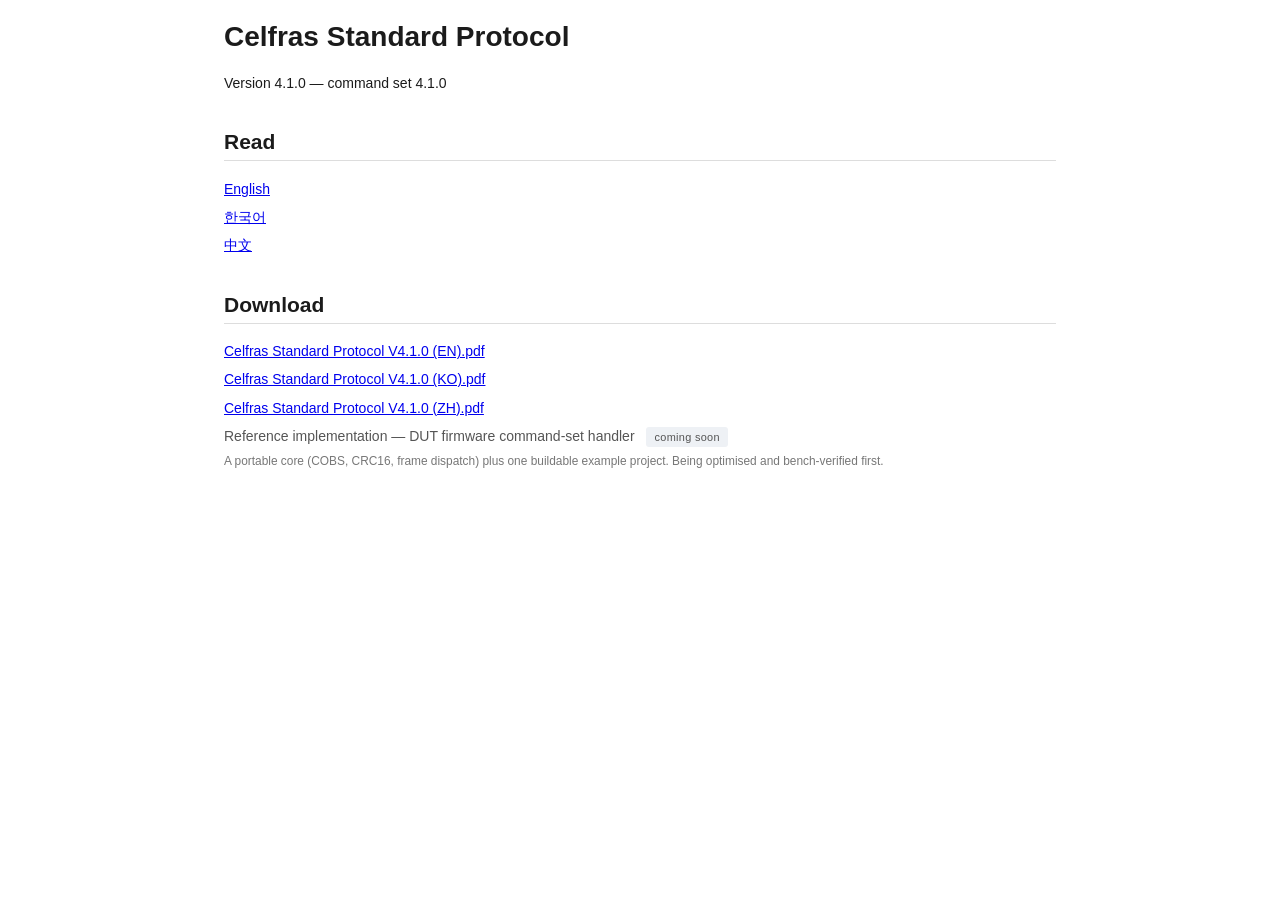
<file: site/index.html>
<!doctype html>
<html lang="en">
<head>
<meta charset="utf-8">
<meta name="viewport" content="width=device-width, initial-scale=1">
<title>Celfras Standard Protocol V4.1.0</title>
<style>
:root { --font-body: "Segoe UI", Arial, Helvetica, sans-serif; }
@page { size: A4; margin: 20mm 16mm 18mm; }
body { font-family: var(--font-body); font-size: 10.5pt; line-height: 1.55;
       color: #1b1b1b; margin: 0; }
main { max-width: 52rem; margin: 0 auto; padding: 0 1rem 4rem; }
h1, h2, h3 { line-height: 1.25; }
h2 { border-bottom: 1px solid #ddd; padding-bottom: .3rem; margin-top: 2.2rem; }
code, pre { font-family: Consolas, "Cascadia Mono", monospace; font-size: .92em; }
pre { background: #f6f7f9; padding: .8rem 1rem; border-radius: 4px;
      overflow-x: auto; }
.tw { overflow-x: auto; }
table { border-collapse: collapse; width: 100%; font-size: .9em; }
th, td { border: 1px solid #d0d4da; padding: .35rem .6rem;
         text-align: left; vertical-align: top; }
th { background: #f2f4f7; }
tr, table { page-break-inside: auto; }
h2, h3 { page-break-after: avoid; }
.cover { page-break-after: always; padding-top: 32vh; text-align: center; }
.cover h1 { font-size: 2.4rem; margin: 0; }
.cover .ver { font-size: 1.3rem; color: #555; }
.badge-internal { margin-top: 2rem; color: #a1160a; font-weight: 700;
                  letter-spacing: .06em; }

/* Web relies on .tw's horizontal scrollbar to keep the generated opcode and
   par/var tables usable; a printed page (or print-to-PDF) has no scrollbar,
   so anything wider than the page is silently clipped at the edge instead.
   Make wide tables fit on paper without touching the web layout above. */
@media print {
  .tw { overflow: visible; }
  table { font-size: .72em; }
  th, td { overflow-wrap: anywhere; }
}

.langs, .downloads { list-style: none; padding: 0; }
.langs li, .downloads li { margin: .4rem 0; }
.downloads li.pending { color: #555; }
.badge { display: inline-block; margin-left: .5rem; padding: .1rem .5rem;
         border-radius: 3px; background: #eef1f5; color: #555;
         font-size: .78em; letter-spacing: .03em; }
.hint { margin: .3rem 0 0; font-size: .85em; color: #777; }
</style>
</head>
<body class="web">
<main>
  <h1>Celfras Standard Protocol</h1>
  <p class="ver">Version 4.1.0 &mdash; command set 4.1.0</p>

  <h2>Read</h2>
  <ul class="langs">
    <li><a href="en.html">English</a></li>
    <li><a href="ko.html">한국어</a></li>
    <li><a href="zh.html">中文</a></li>
  </ul>

  <h2>Download</h2>
  <ul class="downloads">
    
    <li><a href="downloads/Celfras%20Standard%20Protocol%20V4.1.0%20%28EN%29.pdf">Celfras Standard Protocol V4.1.0 (EN).pdf</a></li>
    
    <li><a href="downloads/Celfras%20Standard%20Protocol%20V4.1.0%20%28KO%29.pdf">Celfras Standard Protocol V4.1.0 (KO).pdf</a></li>
    
    <li><a href="downloads/Celfras%20Standard%20Protocol%20V4.1.0%20%28ZH%29.pdf">Celfras Standard Protocol V4.1.0 (ZH).pdf</a></li>
    
    <li class="pending">
      Reference implementation &mdash; DUT firmware command-set handler
      <span class="badge">coming soon</span>
      <p class="hint">A portable core (COBS, CRC16, frame dispatch) plus one
      buildable example project. Being optimised and bench-verified first.</p>
    </li>
  </ul>
</main>
</body>
</html>
</file>
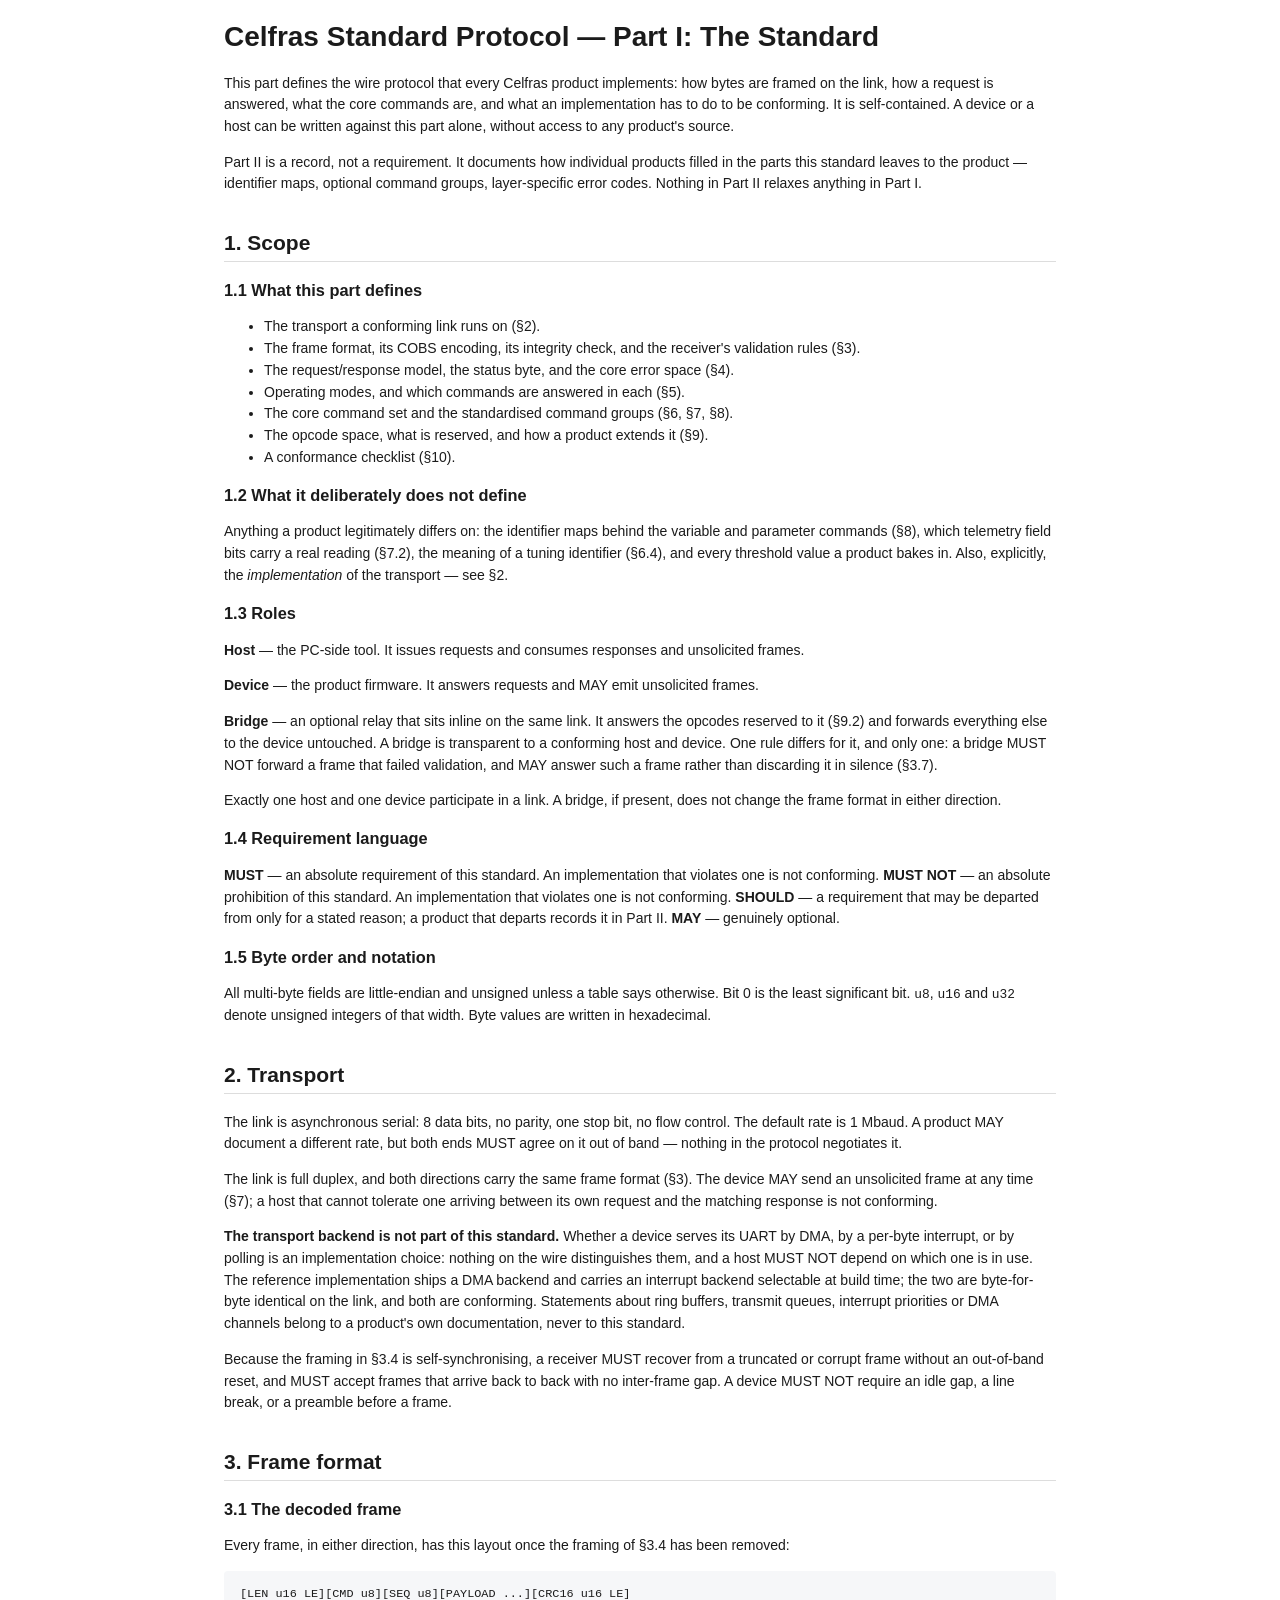
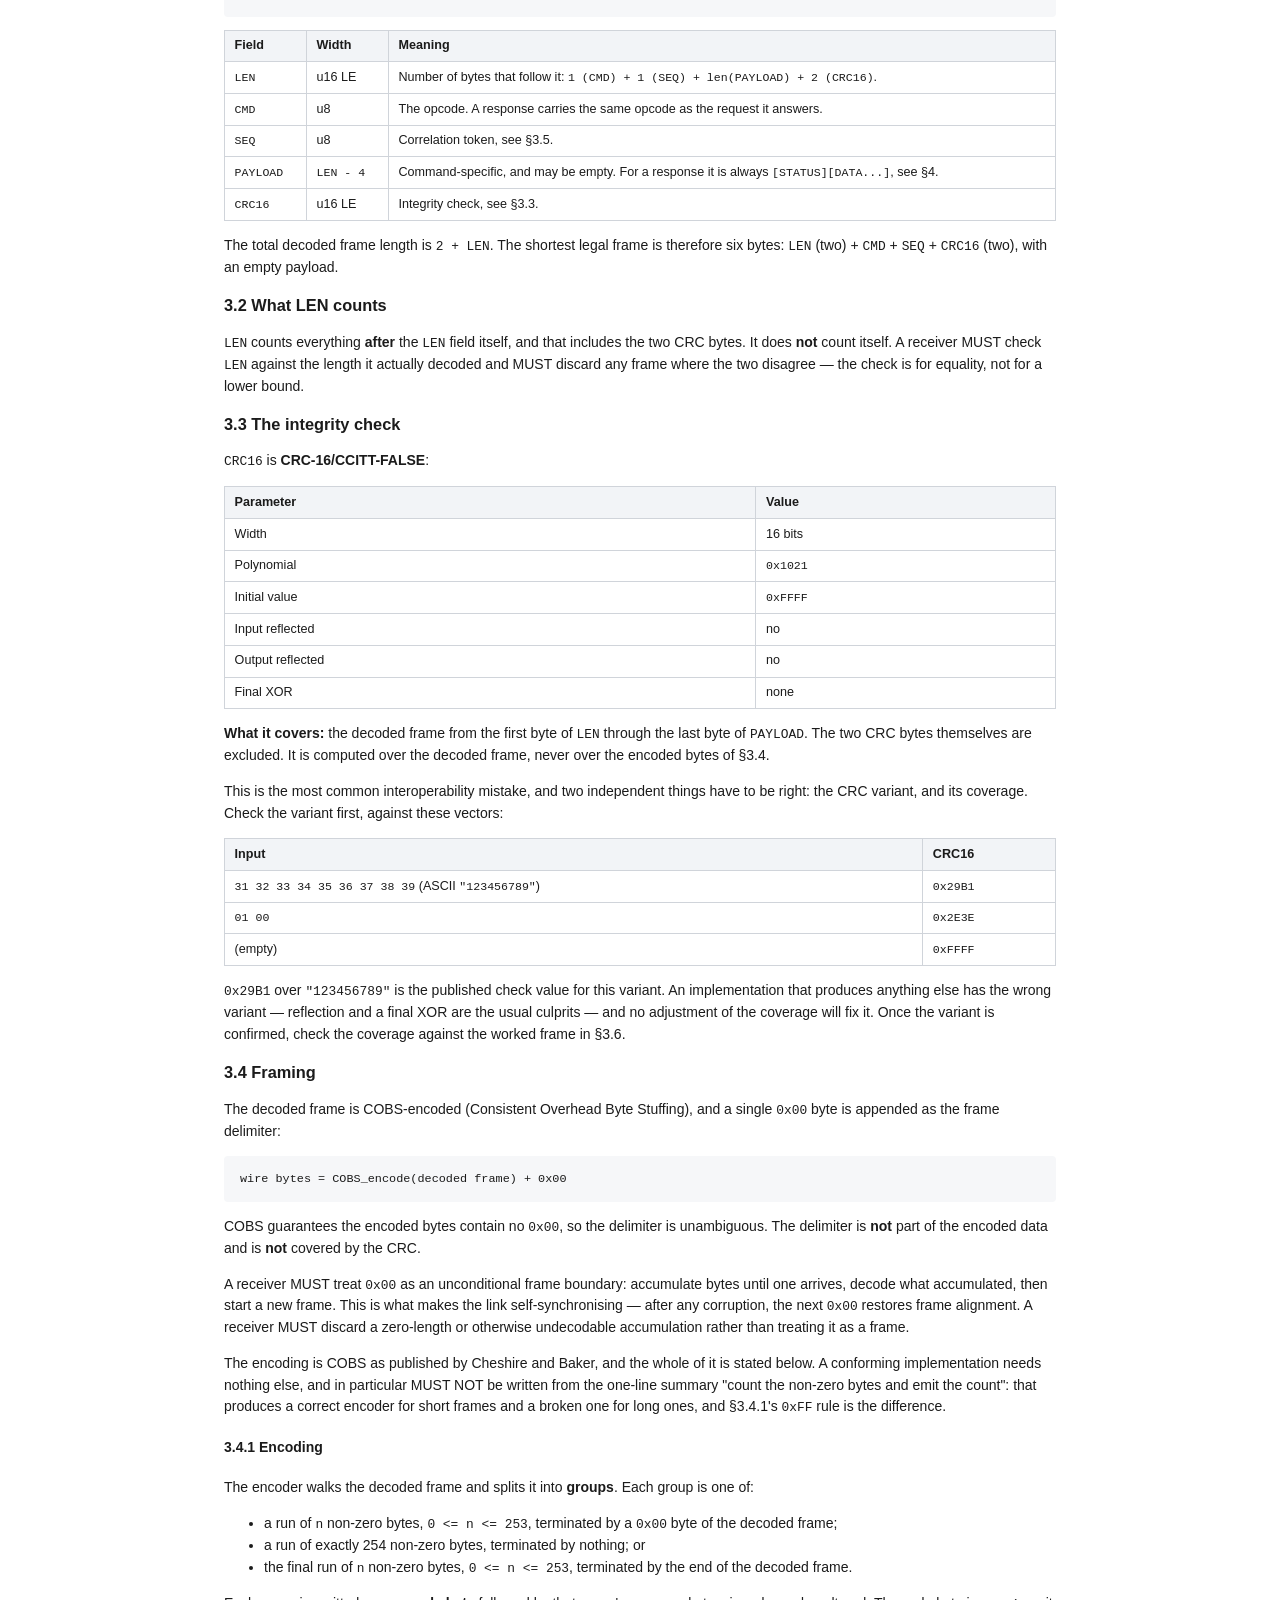
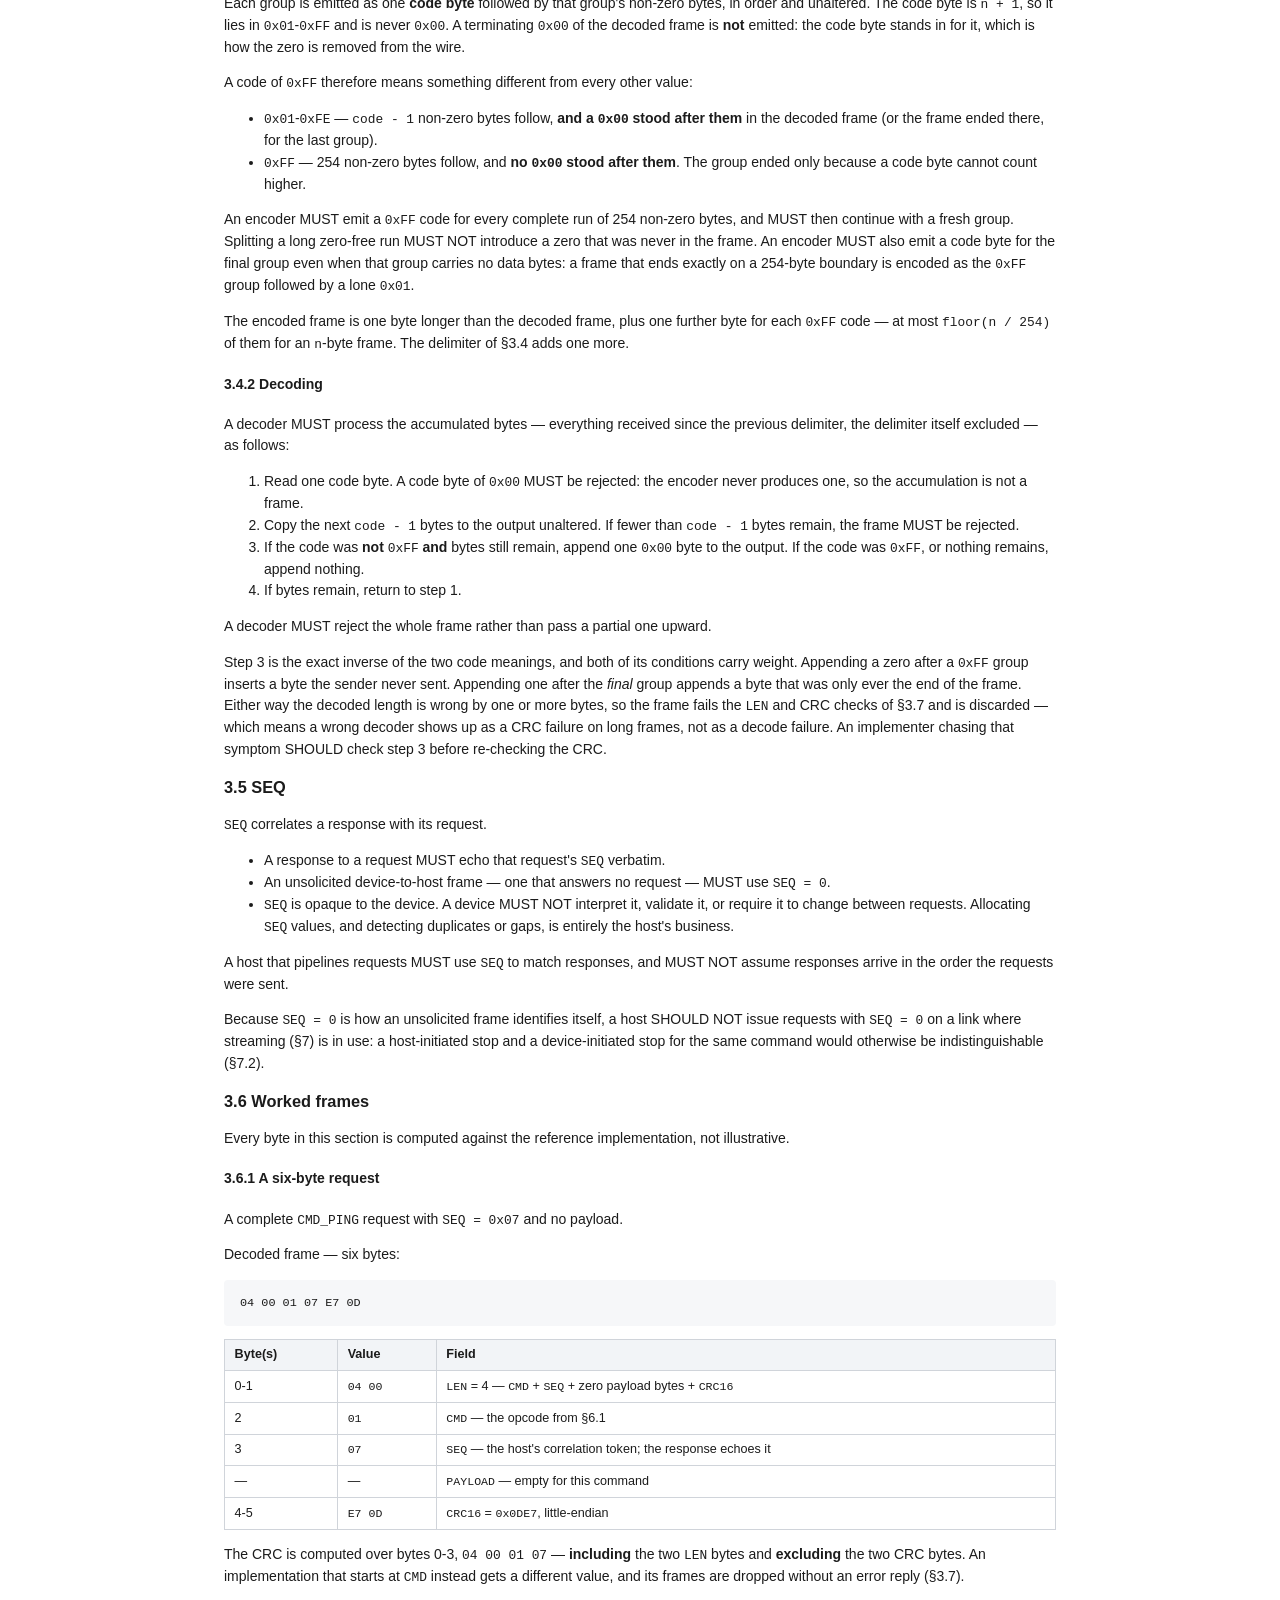
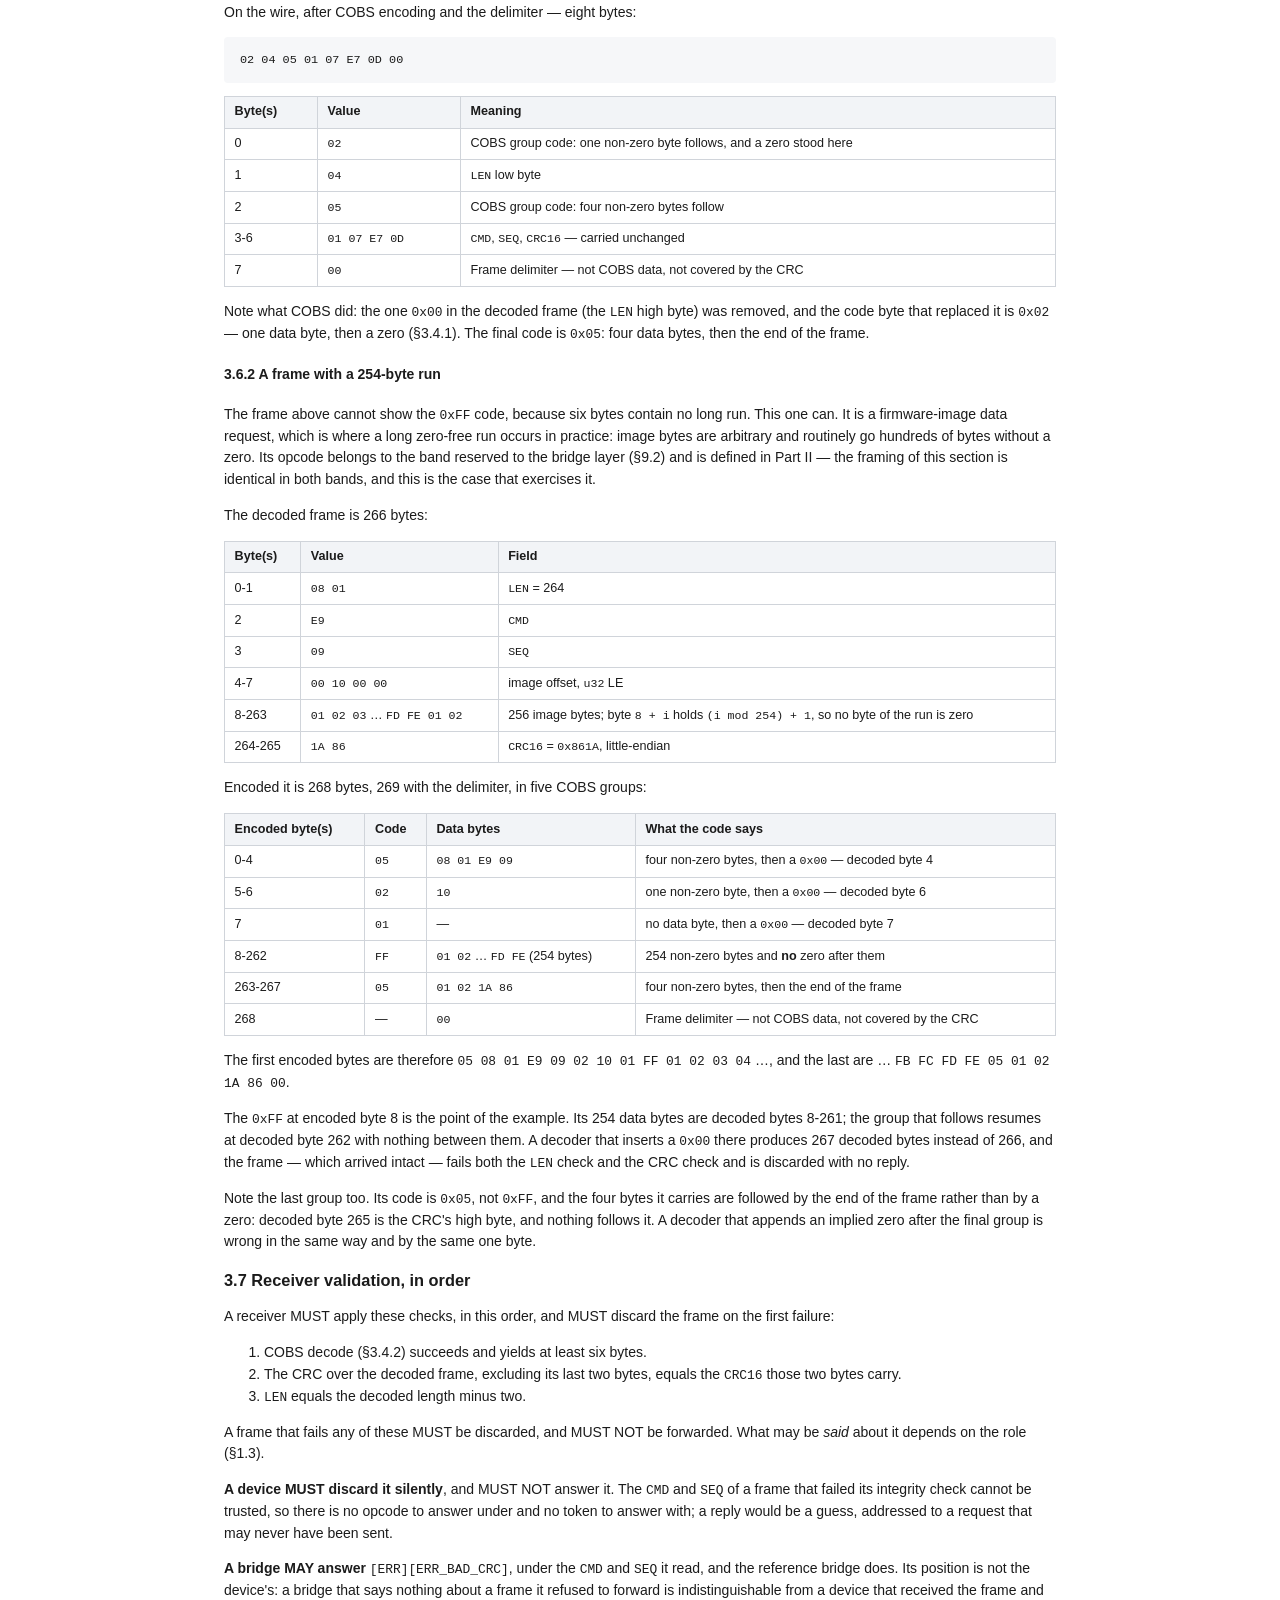
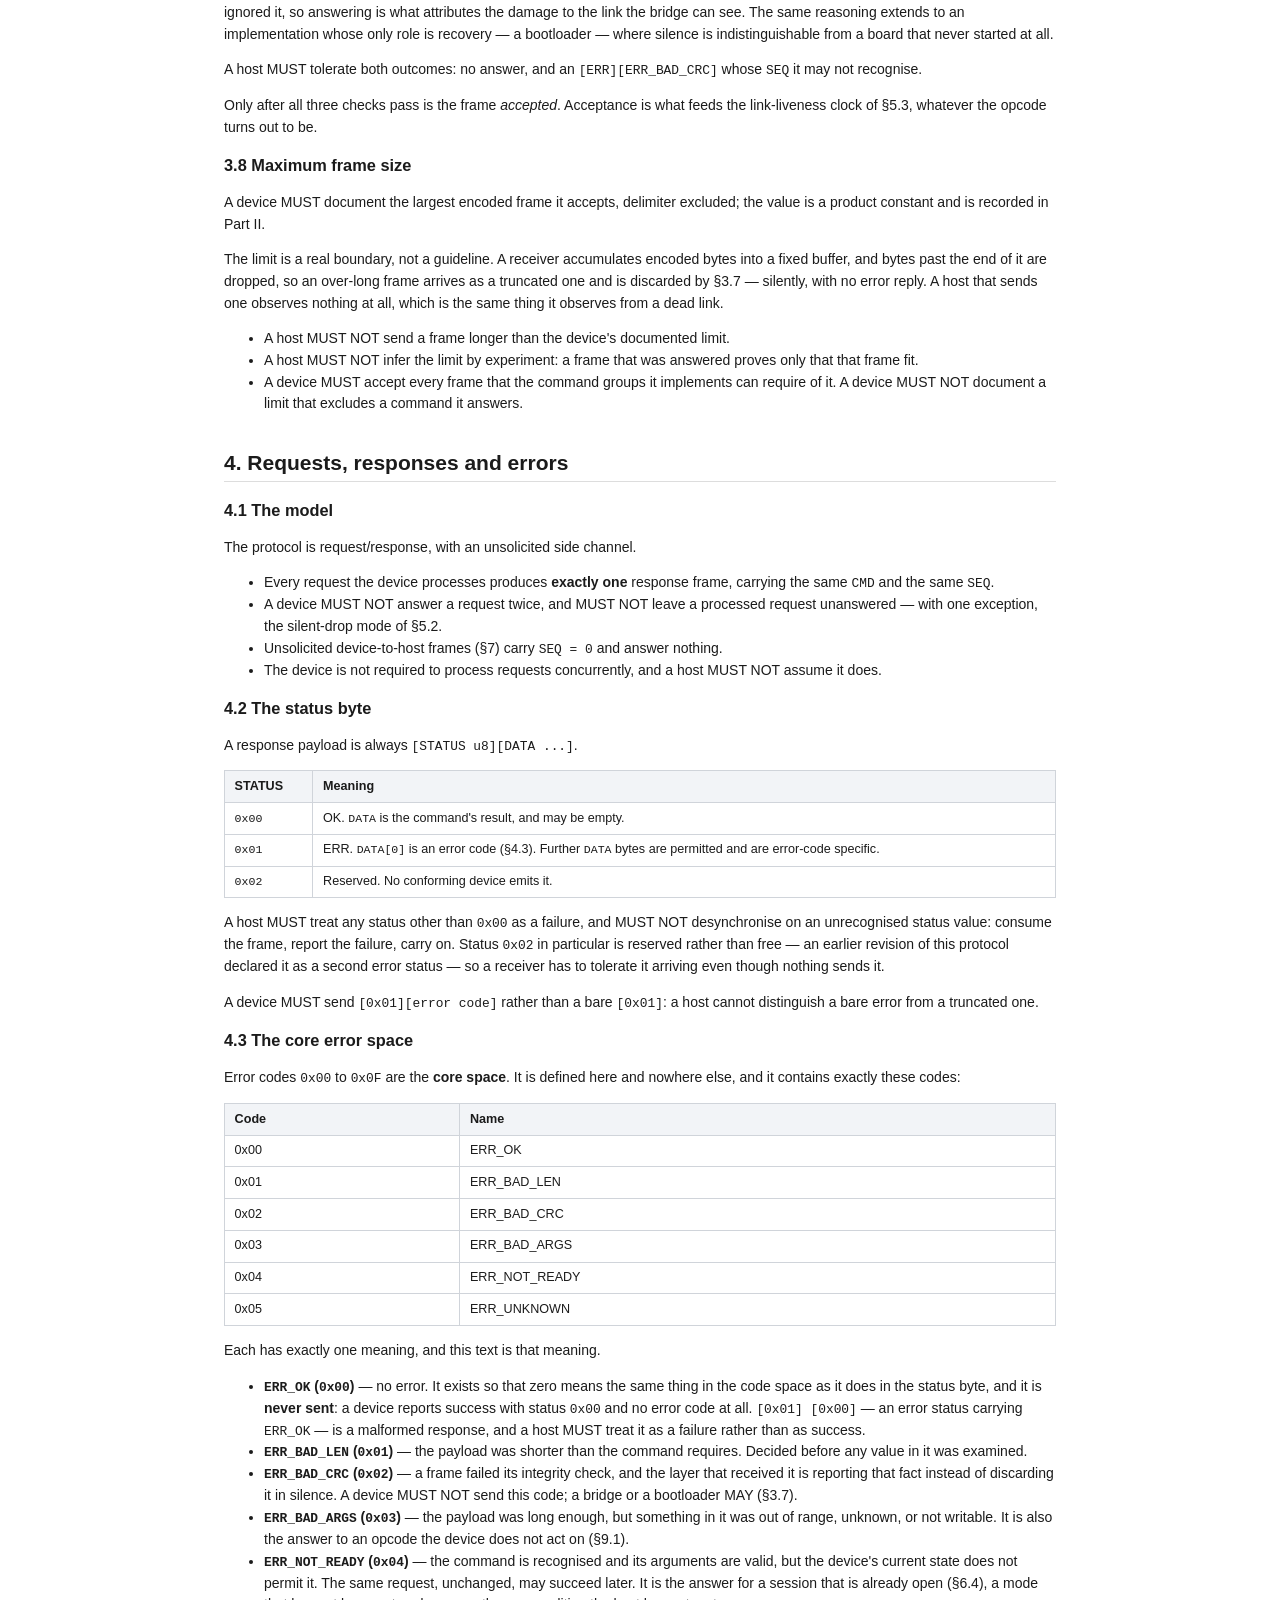
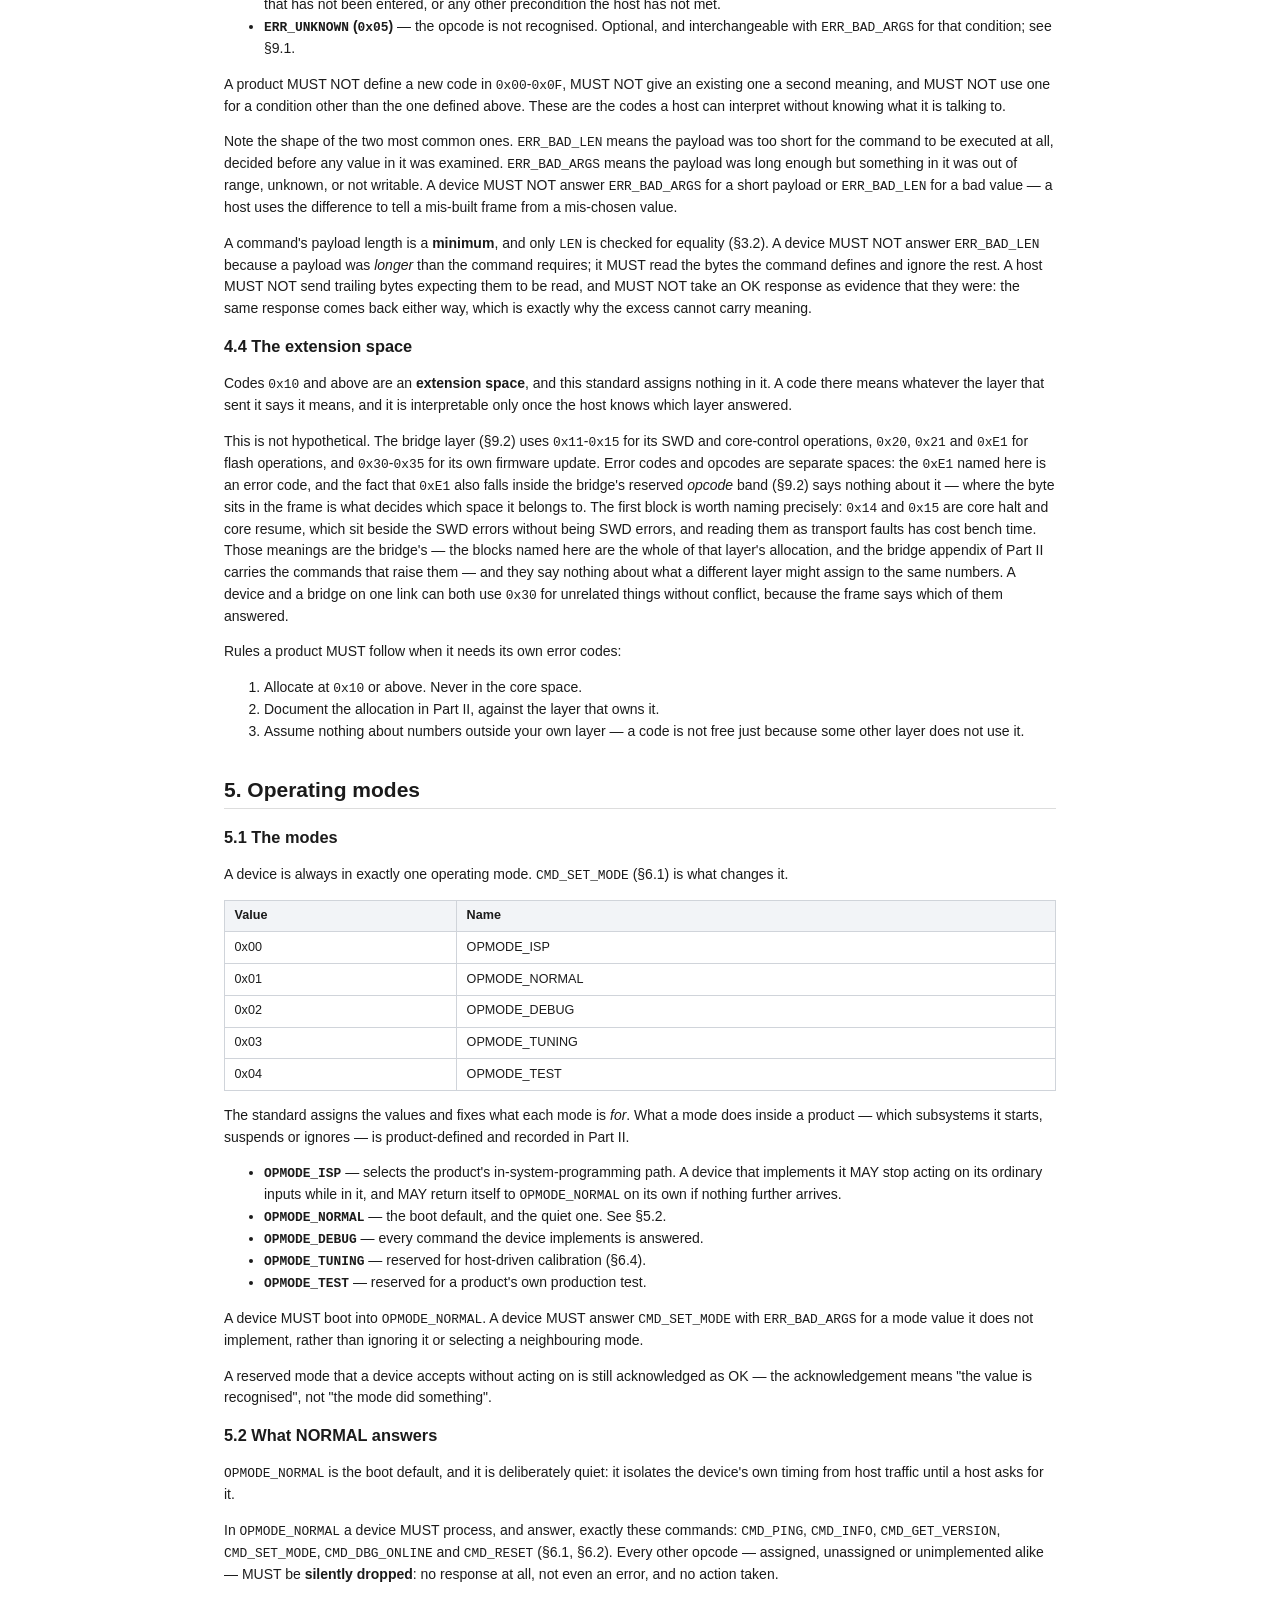
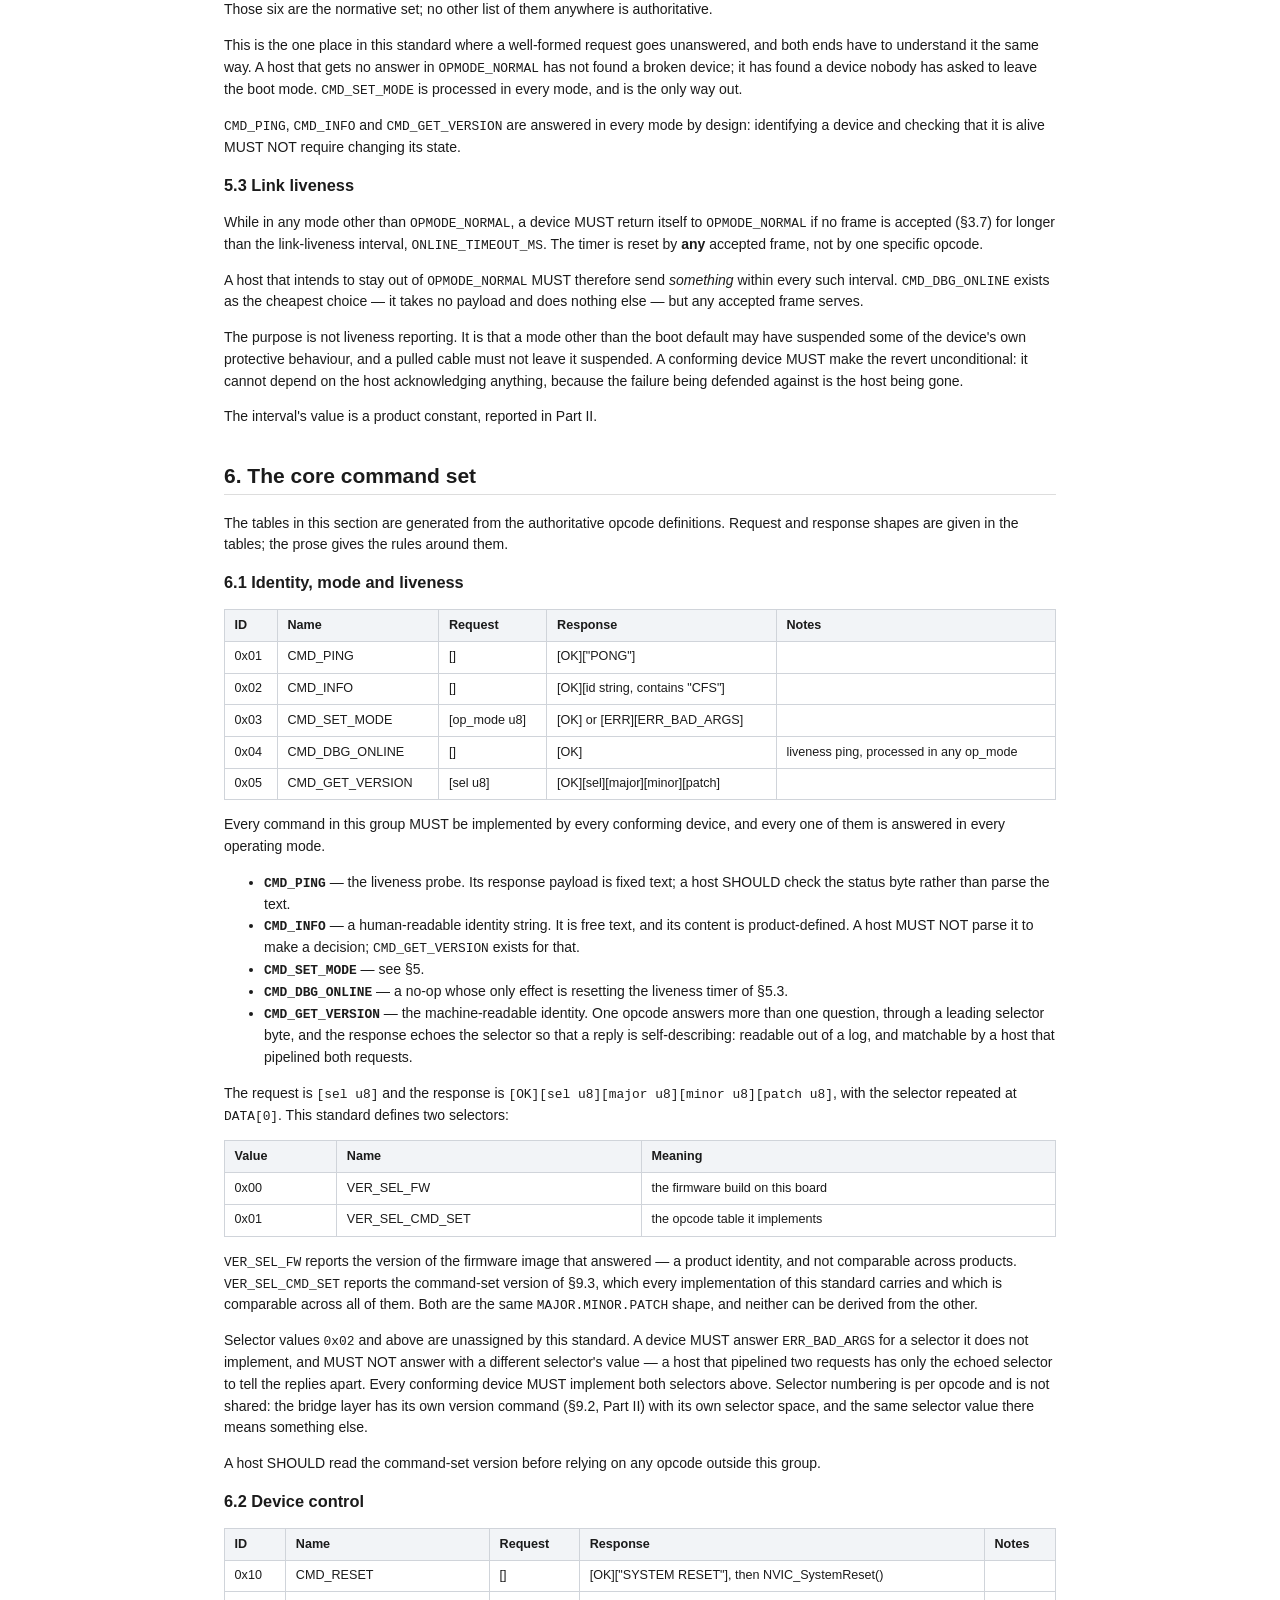
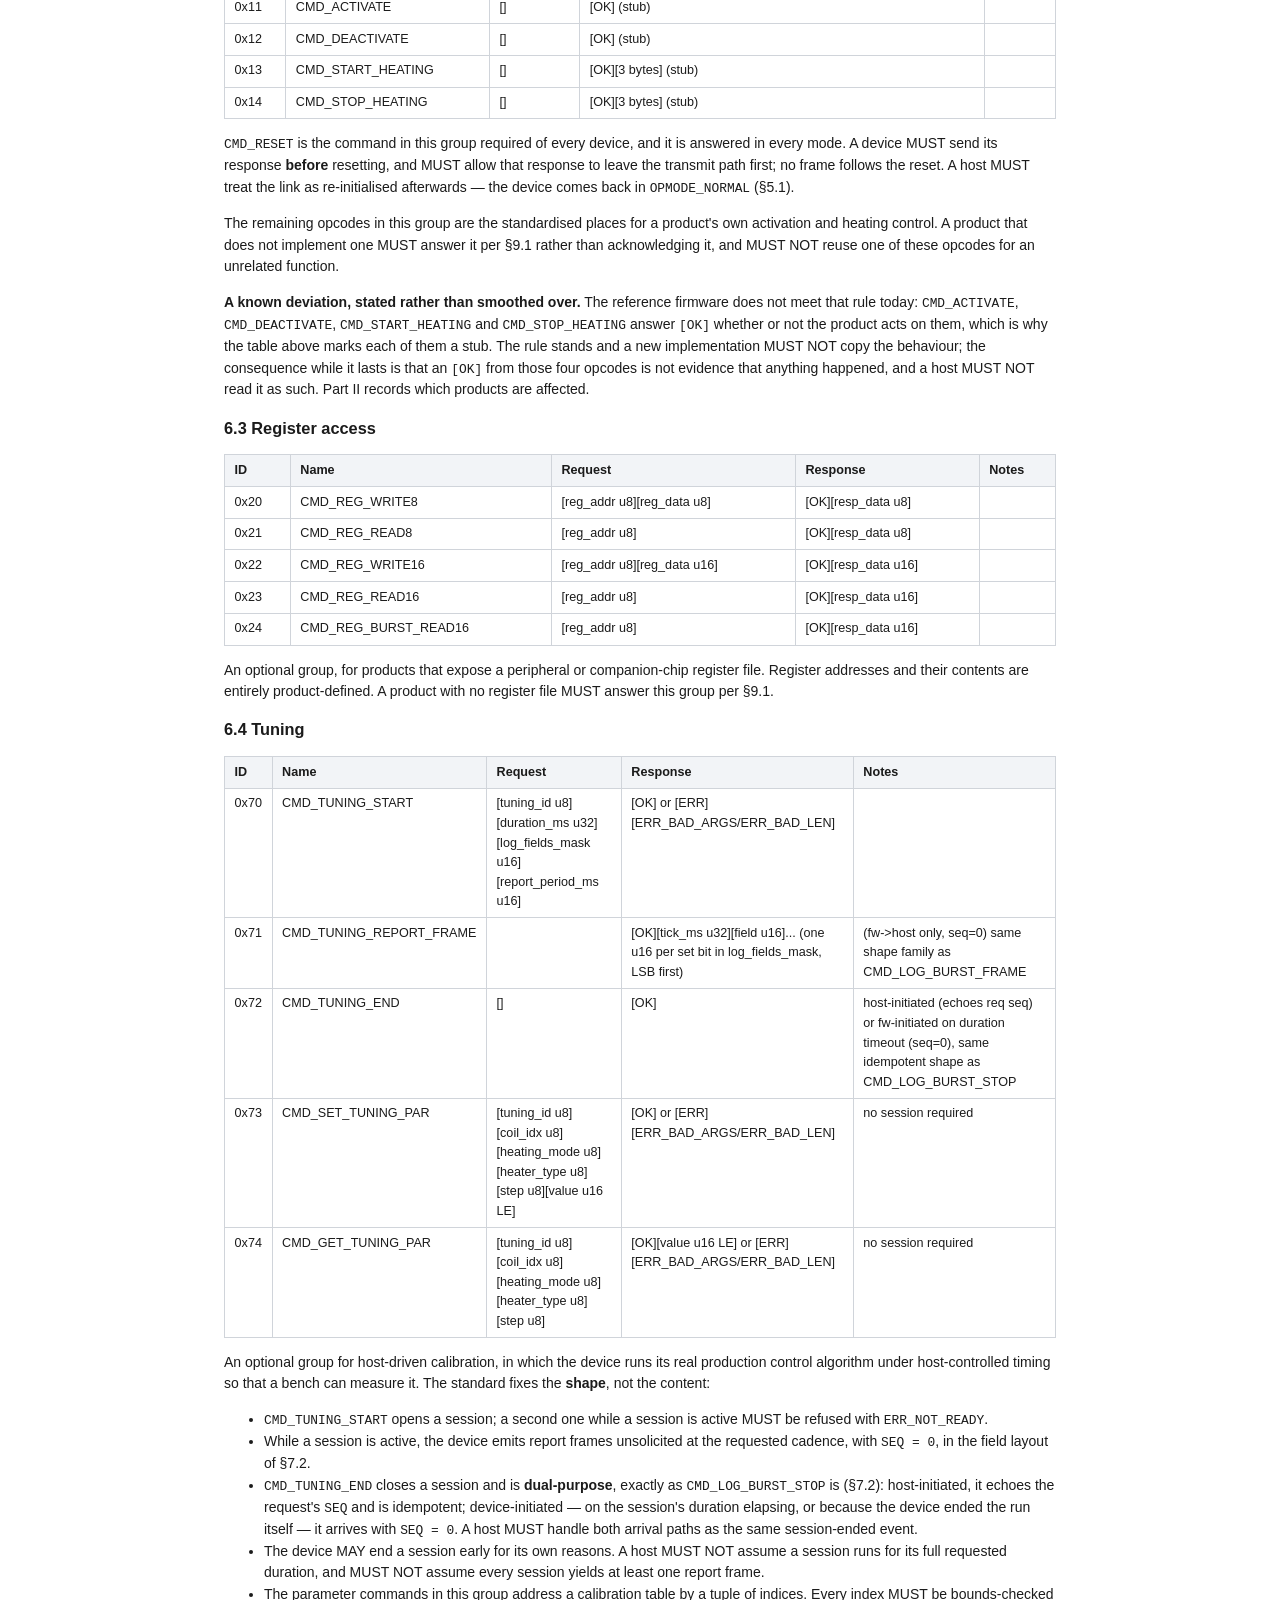
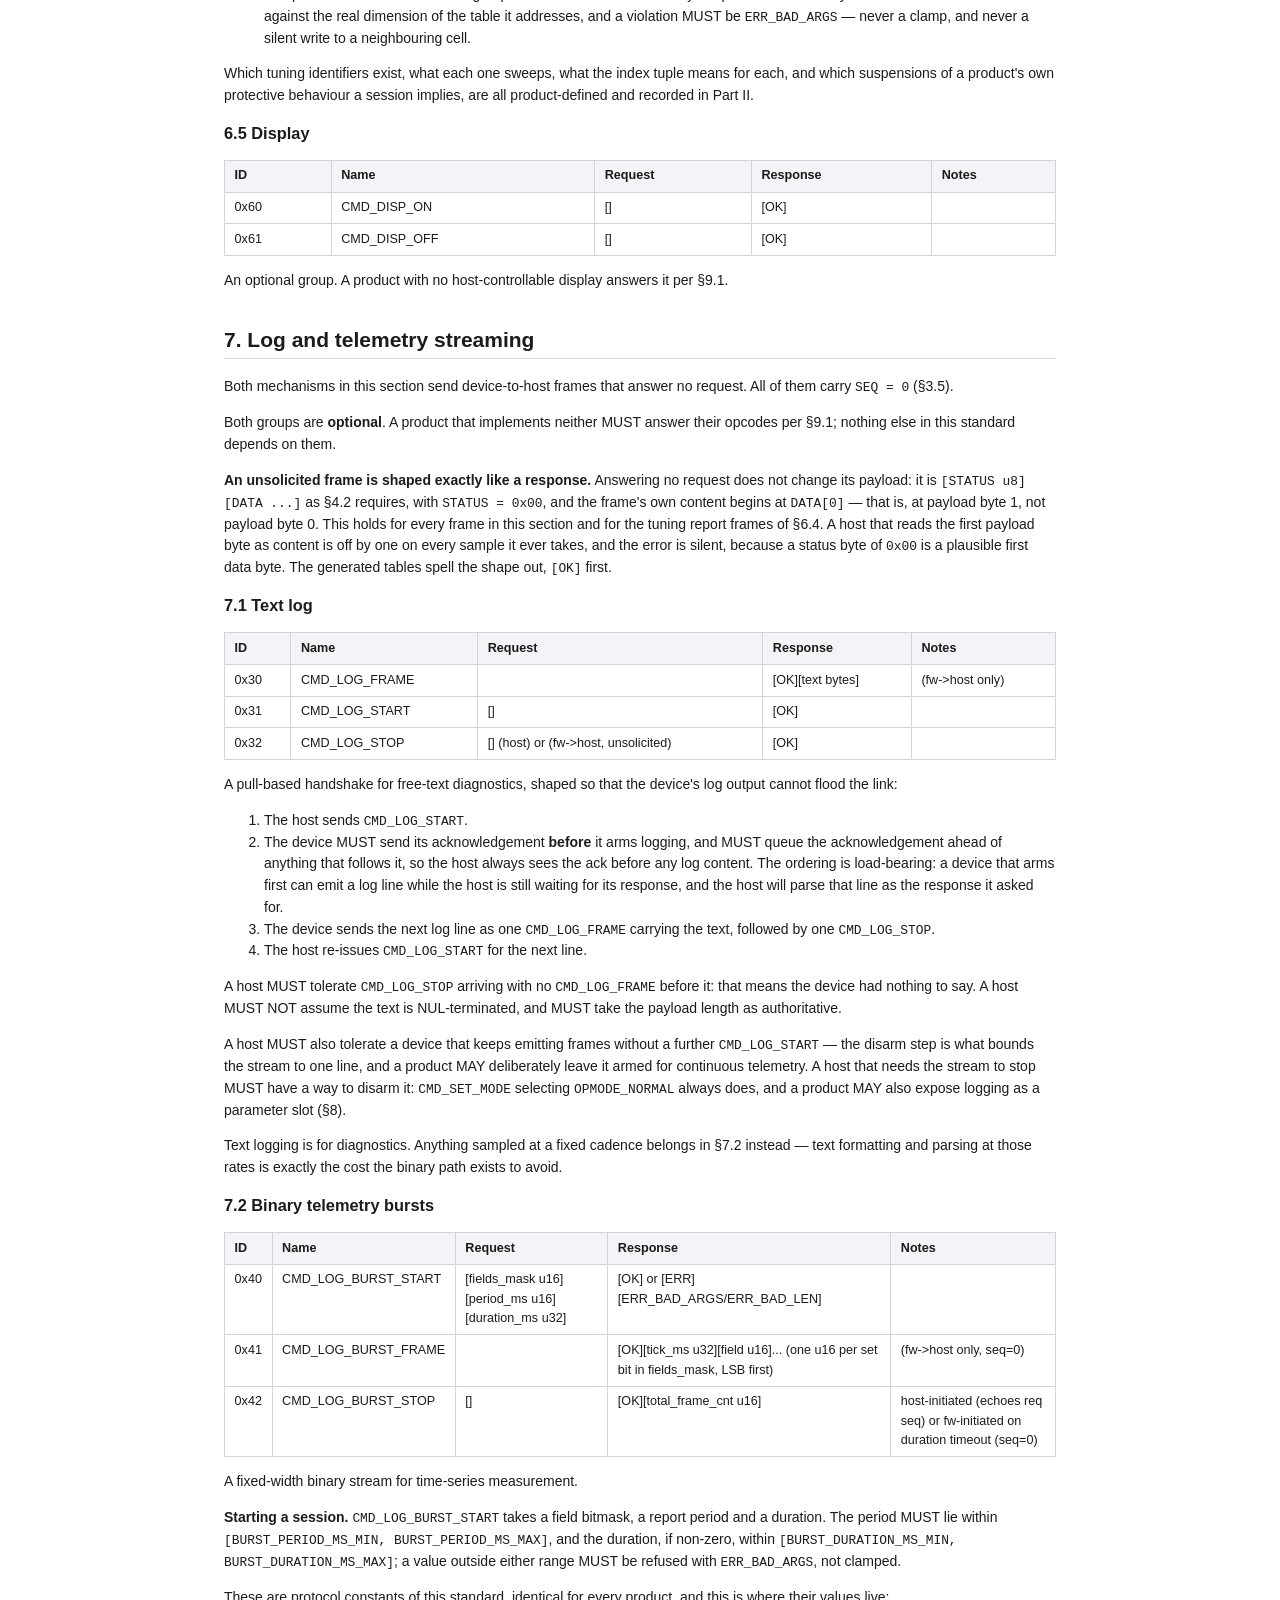
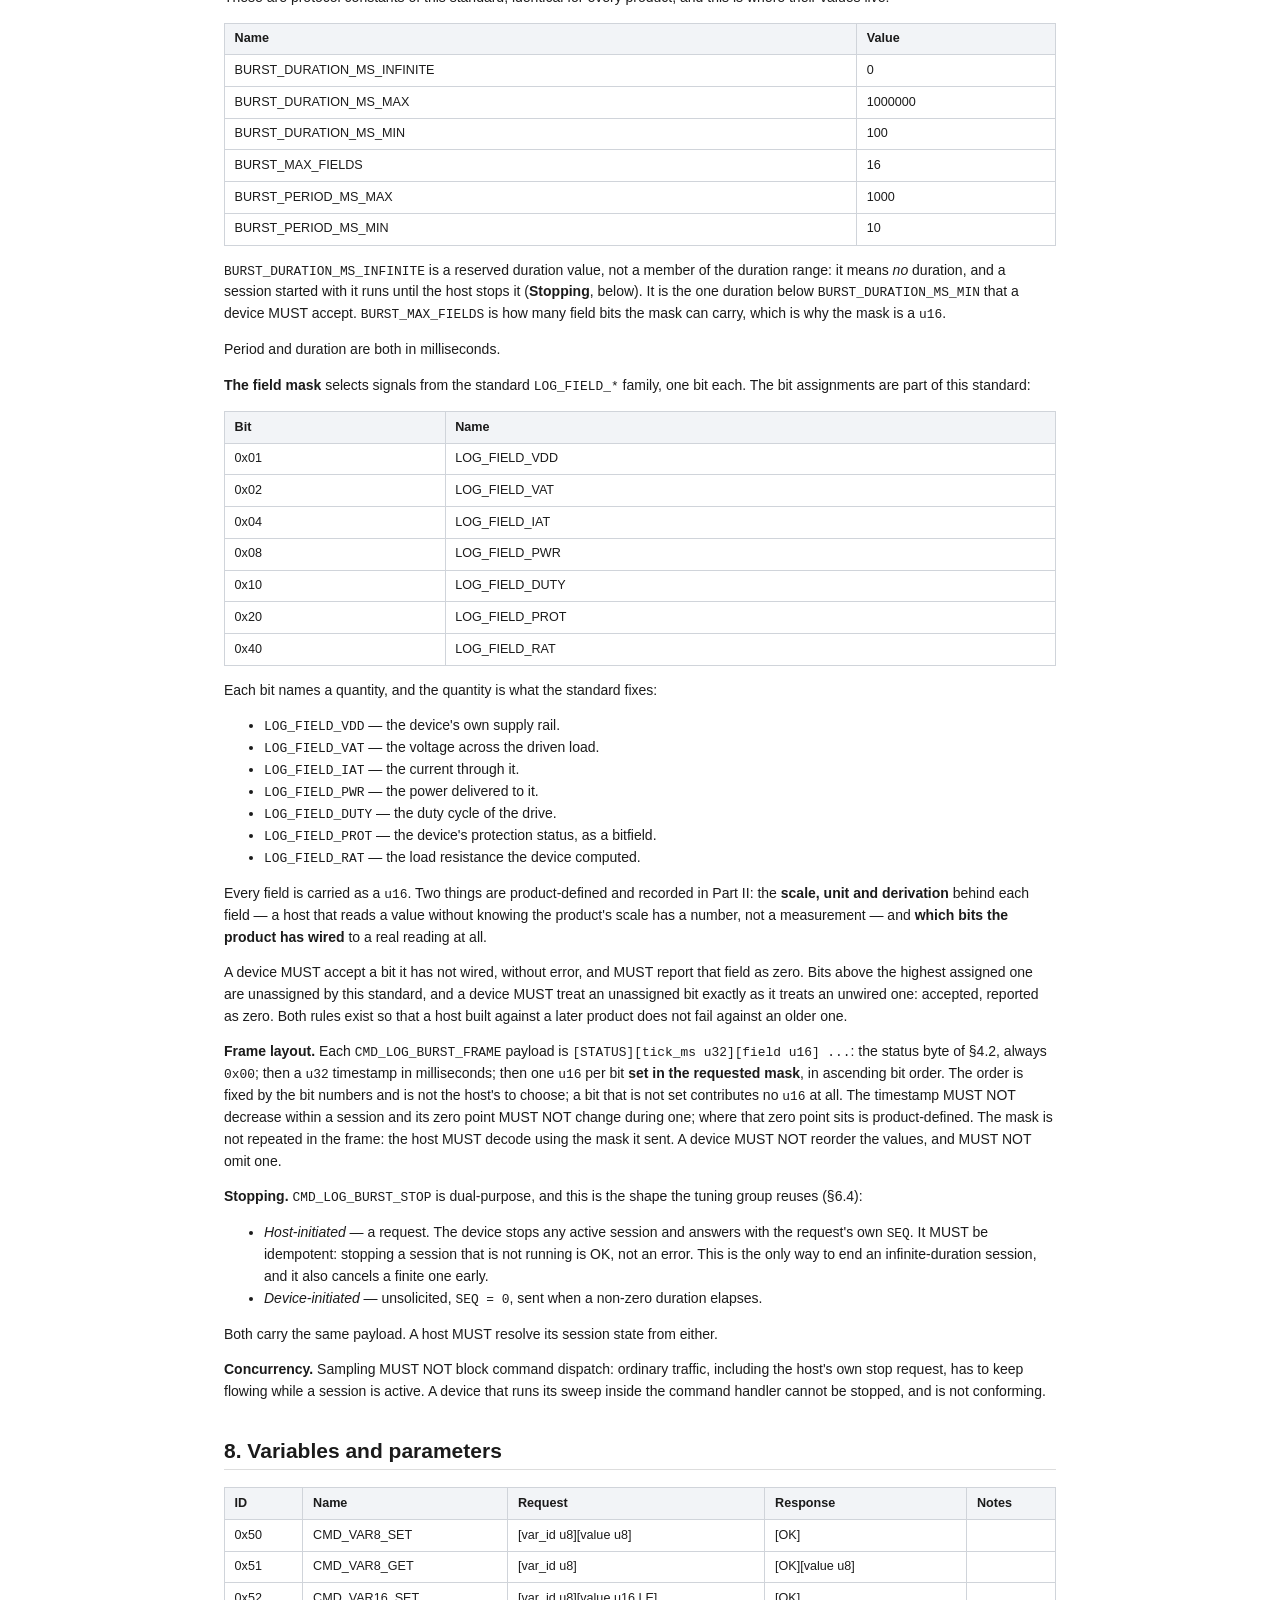
<file: site/en.html>
<!doctype html>
<html lang="en">
<head>
<meta charset="utf-8">
<meta name="viewport" content="width=device-width, initial-scale=1">
<title>Celfras Standard Protocol V4.1.0</title>
<style>
:root { --font-body: "Segoe UI", Arial, Helvetica, sans-serif; }
@page { size: A4; margin: 20mm 16mm 18mm; }
body { font-family: var(--font-body); font-size: 10.5pt; line-height: 1.55;
       color: #1b1b1b; margin: 0; }
main { max-width: 52rem; margin: 0 auto; padding: 0 1rem 4rem; }
h1, h2, h3 { line-height: 1.25; }
h2 { border-bottom: 1px solid #ddd; padding-bottom: .3rem; margin-top: 2.2rem; }
code, pre { font-family: Consolas, "Cascadia Mono", monospace; font-size: .92em; }
pre { background: #f6f7f9; padding: .8rem 1rem; border-radius: 4px;
      overflow-x: auto; }
.tw { overflow-x: auto; }
table { border-collapse: collapse; width: 100%; font-size: .9em; }
th, td { border: 1px solid #d0d4da; padding: .35rem .6rem;
         text-align: left; vertical-align: top; }
th { background: #f2f4f7; }
tr, table { page-break-inside: auto; }
h2, h3 { page-break-after: avoid; }
.cover { page-break-after: always; padding-top: 32vh; text-align: center; }
.cover h1 { font-size: 2.4rem; margin: 0; }
.cover .ver { font-size: 1.3rem; color: #555; }
.badge-internal { margin-top: 2rem; color: #a1160a; font-weight: 700;
                  letter-spacing: .06em; }

/* Web relies on .tw's horizontal scrollbar to keep the generated opcode and
   par/var tables usable; a printed page (or print-to-PDF) has no scrollbar,
   so anything wider than the page is silently clipped at the edge instead.
   Make wide tables fit on paper without touching the web layout above. */
@media print {
  .tw { overflow: visible; }
  table { font-size: .72em; }
  th, td { overflow-wrap: anywhere; }
}

</style>
</head>
<body class="web">

<main><h1 id="celfras-standard-protocol-part-i-the-standard">Celfras Standard Protocol — Part I: The Standard</h1>
<p>This part defines the wire protocol that every Celfras product implements: how
bytes are framed on the link, how a request is answered, what the core commands
are, and what an implementation has to do to be conforming. It is self-contained.
A device or a host can be written against this part alone, without access to any
product's source.</p>
<p>Part II is a record, not a requirement. It documents how individual products
filled in the parts this standard leaves to the product — identifier maps,
optional command groups, layer-specific error codes. Nothing in Part II relaxes
anything in Part I.</p>
<h2 id="1-scope">1. Scope</h2>
<h3 id="11-what-this-part-defines">1.1 What this part defines</h3>
<ul>
<li>The transport a conforming link runs on (§2).</li>
<li>The frame format, its COBS encoding, its integrity check, and the receiver's
  validation rules (§3).</li>
<li>The request/response model, the status byte, and the core error space (§4).</li>
<li>Operating modes, and which commands are answered in each (§5).</li>
<li>The core command set and the standardised command groups (§6, §7, §8).</li>
<li>The opcode space, what is reserved, and how a product extends it (§9).</li>
<li>A conformance checklist (§10).</li>
</ul>
<h3 id="12-what-it-deliberately-does-not-define">1.2 What it deliberately does not define</h3>
<p>Anything a product legitimately differs on: the identifier maps behind the
variable and parameter commands (§8), which telemetry field bits carry a real
reading (§7.2), the meaning of a tuning identifier (§6.4), and every threshold
value a product bakes in. Also, explicitly, the <em>implementation</em> of the
transport — see §2.</p>
<h3 id="13-roles">1.3 Roles</h3>
<p><strong>Host</strong> — the PC-side tool. It issues requests and consumes responses and
unsolicited frames.</p>
<p><strong>Device</strong> — the product firmware. It answers requests and MAY emit unsolicited
frames.</p>
<p><strong>Bridge</strong> — an optional relay that sits inline on the same link. It answers the
opcodes reserved to it (§9.2) and forwards everything else to the device
untouched. A bridge is transparent to a conforming host and device. One rule
differs for it, and only one: a bridge MUST NOT forward a frame that failed
validation, and MAY answer such a frame rather than discarding it in silence
(§3.7).</p>
<p>Exactly one host and one device participate in a link. A bridge, if present,
does not change the frame format in either direction.</p>
<h3 id="14-requirement-language">1.4 Requirement language</h3>
<p><strong>MUST</strong> — an absolute requirement of this standard. An implementation that
violates one is not conforming.
<strong>MUST NOT</strong> — an absolute prohibition of this standard. An implementation that
violates one is not conforming.
<strong>SHOULD</strong> — a requirement that may be departed from only for a stated reason;
a product that departs records it in Part II.
<strong>MAY</strong> — genuinely optional.</p>
<h3 id="15-byte-order-and-notation">1.5 Byte order and notation</h3>
<p>All multi-byte fields are little-endian and unsigned unless a table says
otherwise. Bit 0 is the least significant bit. <code>u8</code>, <code>u16</code> and <code>u32</code> denote
unsigned integers of that width. Byte values are written in hexadecimal.</p>
<h2 id="2-transport">2. Transport</h2>
<p>The link is asynchronous serial: 8 data bits, no parity, one stop bit, no flow
control. The default rate is 1 Mbaud. A product MAY document a different rate,
but both ends MUST agree on it out of band — nothing in the protocol negotiates
it.</p>
<p>The link is full duplex, and both directions carry the same frame format (§3).
The device MAY send an unsolicited frame at any time (§7); a host that cannot
tolerate one arriving between its own request and the matching response is not
conforming.</p>
<p><strong>The transport backend is not part of this standard.</strong> Whether a device serves
its UART by DMA, by a per-byte interrupt, or by polling is an implementation
choice: nothing on the wire distinguishes them, and a host MUST NOT depend on
which one is in use. The reference implementation ships a DMA backend and carries an
interrupt backend selectable at build time; the two are byte-for-byte identical
on the link, and both are conforming. Statements about ring buffers, transmit
queues, interrupt priorities or DMA channels belong to a product's own
documentation, never to this standard.</p>
<p>Because the framing in §3.4 is self-synchronising, a receiver MUST recover from
a truncated or corrupt frame without an out-of-band reset, and MUST accept
frames that arrive back to back with no inter-frame gap. A device MUST NOT
require an idle gap, a line break, or a preamble before a frame.</p>
<h2 id="3-frame-format">3. Frame format</h2>
<h3 id="31-the-decoded-frame">3.1 The decoded frame</h3>
<p>Every frame, in either direction, has this layout once the framing of §3.4 has
been removed:</p>
<pre><code>[LEN u16 LE][CMD u8][SEQ u8][PAYLOAD ...][CRC16 u16 LE]
</code></pre>
<table>
<thead>
<tr>
<th>Field</th>
<th>Width</th>
<th>Meaning</th>
</tr>
</thead>
<tbody>
<tr>
<td><code>LEN</code></td>
<td>u16 LE</td>
<td>Number of bytes that follow it: <code>1 (CMD) + 1 (SEQ) + len(PAYLOAD) + 2 (CRC16)</code>.</td>
</tr>
<tr>
<td><code>CMD</code></td>
<td>u8</td>
<td>The opcode. A response carries the same opcode as the request it answers.</td>
</tr>
<tr>
<td><code>SEQ</code></td>
<td>u8</td>
<td>Correlation token, see §3.5.</td>
</tr>
<tr>
<td><code>PAYLOAD</code></td>
<td><code>LEN - 4</code></td>
<td>Command-specific, and may be empty. For a response it is always <code>[STATUS][DATA...]</code>, see §4.</td>
</tr>
<tr>
<td><code>CRC16</code></td>
<td>u16 LE</td>
<td>Integrity check, see §3.3.</td>
</tr>
</tbody>
</table>
<p>The total decoded frame length is <code>2 + LEN</code>. The shortest legal frame is
therefore six bytes: <code>LEN</code> (two) + <code>CMD</code> + <code>SEQ</code> + <code>CRC16</code> (two), with an empty
payload.</p>
<h3 id="32-what-len-counts">3.2 What LEN counts</h3>
<p><code>LEN</code> counts everything <strong>after</strong> the <code>LEN</code> field itself, and that includes the
two CRC bytes. It does <strong>not</strong> count itself. A receiver MUST check <code>LEN</code> against
the length it actually decoded and MUST discard any frame where the two
disagree — the check is for equality, not for a lower bound.</p>
<h3 id="33-the-integrity-check">3.3 The integrity check</h3>
<p><code>CRC16</code> is <strong>CRC-16/CCITT-FALSE</strong>:</p>
<table>
<thead>
<tr>
<th>Parameter</th>
<th>Value</th>
</tr>
</thead>
<tbody>
<tr>
<td>Width</td>
<td>16 bits</td>
</tr>
<tr>
<td>Polynomial</td>
<td><code>0x1021</code></td>
</tr>
<tr>
<td>Initial value</td>
<td><code>0xFFFF</code></td>
</tr>
<tr>
<td>Input reflected</td>
<td>no</td>
</tr>
<tr>
<td>Output reflected</td>
<td>no</td>
</tr>
<tr>
<td>Final XOR</td>
<td>none</td>
</tr>
</tbody>
</table>
<p><strong>What it covers:</strong> the decoded frame from the first byte of <code>LEN</code> through the
last byte of <code>PAYLOAD</code>. The two CRC bytes themselves are excluded. It is
computed over the decoded frame, never over the encoded bytes of §3.4.</p>
<p>This is the most common interoperability mistake, and two independent things
have to be right: the CRC variant, and its coverage. Check the variant first,
against these vectors:</p>
<table>
<thead>
<tr>
<th>Input</th>
<th>CRC16</th>
</tr>
</thead>
<tbody>
<tr>
<td><code>31 32 33 34 35 36 37 38 39</code> (ASCII <code>"123456789"</code>)</td>
<td><code>0x29B1</code></td>
</tr>
<tr>
<td><code>01 00</code></td>
<td><code>0x2E3E</code></td>
</tr>
<tr>
<td>(empty)</td>
<td><code>0xFFFF</code></td>
</tr>
</tbody>
</table>
<p><code>0x29B1</code> over <code>"123456789"</code> is the published check value for this variant. An
implementation that produces anything else has the wrong variant — reflection
and a final XOR are the usual culprits — and no adjustment of the coverage will
fix it. Once the variant is confirmed, check the coverage against the worked
frame in §3.6.</p>
<h3 id="34-framing">3.4 Framing</h3>
<p>The decoded frame is COBS-encoded (Consistent Overhead Byte Stuffing), and a
single <code>0x00</code> byte is appended as the frame delimiter:</p>
<pre><code>wire bytes = COBS_encode(decoded frame) + 0x00
</code></pre>
<p>COBS guarantees the encoded bytes contain no <code>0x00</code>, so the delimiter is
unambiguous. The delimiter is <strong>not</strong> part of the encoded data and is <strong>not</strong>
covered by the CRC.</p>
<p>A receiver MUST treat <code>0x00</code> as an unconditional frame boundary: accumulate
bytes until one arrives, decode what accumulated, then start a new frame. This
is what makes the link self-synchronising — after any corruption, the next
<code>0x00</code> restores frame alignment. A receiver MUST discard a zero-length or
otherwise undecodable accumulation rather than treating it as a frame.</p>
<p>The encoding is COBS as published by Cheshire and Baker, and the whole of it is
stated below. A conforming implementation needs nothing else, and in particular
MUST NOT be written from the one-line summary "count the non-zero bytes and
emit the count": that produces a correct encoder for short frames and a broken
one for long ones, and §3.4.1's <code>0xFF</code> rule is the difference.</p>
<h4 id="341-encoding">3.4.1 Encoding</h4>
<p>The encoder walks the decoded frame and splits it into <strong>groups</strong>. Each group
is one of:</p>
<ul>
<li>a run of <code>n</code> non-zero bytes, <code>0 &lt;= n &lt;= 253</code>, terminated by a <code>0x00</code> byte of
  the decoded frame;</li>
<li>a run of exactly 254 non-zero bytes, terminated by nothing; or</li>
<li>the final run of <code>n</code> non-zero bytes, <code>0 &lt;= n &lt;= 253</code>, terminated by the end
  of the decoded frame.</li>
</ul>
<p>Each group is emitted as one <strong>code byte</strong> followed by that group's non-zero
bytes, in order and unaltered. The code byte is <code>n + 1</code>, so it lies in
<code>0x01</code>-<code>0xFF</code> and is never <code>0x00</code>. A terminating <code>0x00</code> of the decoded frame is
<strong>not</strong> emitted: the code byte stands in for it, which is how the zero is
removed from the wire.</p>
<p>A code of <code>0xFF</code> therefore means something different from every other value:</p>
<ul>
<li><code>0x01</code>-<code>0xFE</code> — <code>code - 1</code> non-zero bytes follow, <strong>and a <code>0x00</code> stood after
  them</strong> in the decoded frame (or the frame ended there, for the last group).</li>
<li><code>0xFF</code> — 254 non-zero bytes follow, and <strong>no <code>0x00</code> stood after them</strong>. The
  group ended only because a code byte cannot count higher.</li>
</ul>
<p>An encoder MUST emit a <code>0xFF</code> code for every complete run of 254 non-zero
bytes, and MUST then continue with a fresh group. Splitting a long zero-free
run MUST NOT introduce a zero that was never in the frame. An encoder MUST also
emit a code byte for the final group even when that group carries no data
bytes: a frame that ends exactly on a 254-byte boundary is encoded as the
<code>0xFF</code> group followed by a lone <code>0x01</code>.</p>
<p>The encoded frame is one byte longer than the decoded frame, plus one further
byte for each <code>0xFF</code> code — at most <code>floor(n / 254)</code> of them for an <code>n</code>-byte
frame. The delimiter of §3.4 adds one more.</p>
<h4 id="342-decoding">3.4.2 Decoding</h4>
<p>A decoder MUST process the accumulated bytes — everything received since the
previous delimiter, the delimiter itself excluded — as follows:</p>
<ol>
<li>Read one code byte. A code byte of <code>0x00</code> MUST be rejected: the encoder
   never produces one, so the accumulation is not a frame.</li>
<li>Copy the next <code>code - 1</code> bytes to the output unaltered. If fewer than
   <code>code - 1</code> bytes remain, the frame MUST be rejected.</li>
<li>If the code was <strong>not</strong> <code>0xFF</code> <strong>and</strong> bytes still remain, append one <code>0x00</code>
   byte to the output. If the code was <code>0xFF</code>, or nothing remains, append
   nothing.</li>
<li>If bytes remain, return to step 1.</li>
</ol>
<p>A decoder MUST reject the whole frame rather than pass a partial one upward.</p>
<p>Step 3 is the exact inverse of the two code meanings, and both of its
conditions carry weight. Appending a zero after a <code>0xFF</code> group inserts a byte
the sender never sent. Appending one after the <em>final</em> group appends a byte
that was only ever the end of the frame. Either way the decoded length is
wrong by one or more bytes, so the frame fails the <code>LEN</code> and CRC checks of
§3.7 and is discarded — which means a wrong decoder shows up as a CRC failure
on long frames, not as a decode failure. An implementer chasing that symptom
SHOULD check step 3 before re-checking the CRC.</p>
<h3 id="35-seq">3.5 SEQ</h3>
<p><code>SEQ</code> correlates a response with its request.</p>
<ul>
<li>A response to a request MUST echo that request's <code>SEQ</code> verbatim.</li>
<li>An unsolicited device-to-host frame — one that answers no request — MUST use
  <code>SEQ = 0</code>.</li>
<li><code>SEQ</code> is opaque to the device. A device MUST NOT interpret it, validate it, or
  require it to change between requests. Allocating <code>SEQ</code> values, and detecting
  duplicates or gaps, is entirely the host's business.</li>
</ul>
<p>A host that pipelines requests MUST use <code>SEQ</code> to match responses, and MUST NOT
assume responses arrive in the order the requests were sent.</p>
<p>Because <code>SEQ = 0</code> is how an unsolicited frame identifies itself, a host SHOULD
NOT issue requests with <code>SEQ = 0</code> on a link where streaming (§7) is in use: a
host-initiated stop and a device-initiated stop for the same command would
otherwise be indistinguishable (§7.2).</p>
<h3 id="36-worked-frames">3.6 Worked frames</h3>
<p>Every byte in this section is computed against the reference implementation,
not illustrative.</p>
<h4 id="361-a-six-byte-request">3.6.1 A six-byte request</h4>
<p>A complete <code>CMD_PING</code> request with <code>SEQ = 0x07</code> and no payload.</p>
<p>Decoded frame — six bytes:</p>
<pre><code>04 00 01 07 E7 0D
</code></pre>
<table>
<thead>
<tr>
<th>Byte(s)</th>
<th>Value</th>
<th>Field</th>
</tr>
</thead>
<tbody>
<tr>
<td>0-1</td>
<td><code>04 00</code></td>
<td><code>LEN</code> = 4 — <code>CMD</code> + <code>SEQ</code> + zero payload bytes + <code>CRC16</code></td>
</tr>
<tr>
<td>2</td>
<td><code>01</code></td>
<td><code>CMD</code> — the opcode from §6.1</td>
</tr>
<tr>
<td>3</td>
<td><code>07</code></td>
<td><code>SEQ</code> — the host's correlation token; the response echoes it</td>
</tr>
<tr>
<td>—</td>
<td>—</td>
<td><code>PAYLOAD</code> — empty for this command</td>
</tr>
<tr>
<td>4-5</td>
<td><code>E7 0D</code></td>
<td><code>CRC16</code> = <code>0x0DE7</code>, little-endian</td>
</tr>
</tbody>
</table>
<p>The CRC is computed over bytes 0-3, <code>04 00 01 07</code> — <strong>including</strong> the two <code>LEN</code>
bytes and <strong>excluding</strong> the two CRC bytes. An implementation that starts at
<code>CMD</code> instead gets a different value, and its frames are dropped without an
error reply (§3.7).</p>
<p>On the wire, after COBS encoding and the delimiter — eight bytes:</p>
<pre><code>02 04 05 01 07 E7 0D 00
</code></pre>
<table>
<thead>
<tr>
<th>Byte(s)</th>
<th>Value</th>
<th>Meaning</th>
</tr>
</thead>
<tbody>
<tr>
<td>0</td>
<td><code>02</code></td>
<td>COBS group code: one non-zero byte follows, and a zero stood here</td>
</tr>
<tr>
<td>1</td>
<td><code>04</code></td>
<td><code>LEN</code> low byte</td>
</tr>
<tr>
<td>2</td>
<td><code>05</code></td>
<td>COBS group code: four non-zero bytes follow</td>
</tr>
<tr>
<td>3-6</td>
<td><code>01 07 E7 0D</code></td>
<td><code>CMD</code>, <code>SEQ</code>, <code>CRC16</code> — carried unchanged</td>
</tr>
<tr>
<td>7</td>
<td><code>00</code></td>
<td>Frame delimiter — not COBS data, not covered by the CRC</td>
</tr>
</tbody>
</table>
<p>Note what COBS did: the one <code>0x00</code> in the decoded frame (the <code>LEN</code> high byte)
was removed, and the code byte that replaced it is <code>0x02</code> — one data byte, then
a zero (§3.4.1). The final code is <code>0x05</code>: four data bytes, then the end of the
frame.</p>
<h4 id="362-a-frame-with-a-254-byte-run">3.6.2 A frame with a 254-byte run</h4>
<p>The frame above cannot show the <code>0xFF</code> code, because six bytes contain no long
run. This one can. It is a firmware-image data request, which is where a long
zero-free run occurs in practice: image bytes are arbitrary and routinely go
hundreds of bytes without a zero. Its opcode belongs to the band reserved to
the bridge layer (§9.2) and is defined in Part II — the framing of this section
is identical in both bands, and this is the case that exercises it.</p>
<p>The decoded frame is 266 bytes:</p>
<table>
<thead>
<tr>
<th>Byte(s)</th>
<th>Value</th>
<th>Field</th>
</tr>
</thead>
<tbody>
<tr>
<td>0-1</td>
<td><code>08 01</code></td>
<td><code>LEN</code> = 264</td>
</tr>
<tr>
<td>2</td>
<td><code>E9</code></td>
<td><code>CMD</code></td>
</tr>
<tr>
<td>3</td>
<td><code>09</code></td>
<td><code>SEQ</code></td>
</tr>
<tr>
<td>4-7</td>
<td><code>00 10 00 00</code></td>
<td>image offset, <code>u32</code> LE</td>
</tr>
<tr>
<td>8-263</td>
<td><code>01 02 03</code> … <code>FD FE 01 02</code></td>
<td>256 image bytes; byte <code>8 + i</code> holds <code>(i mod 254) + 1</code>, so no byte of the run is zero</td>
</tr>
<tr>
<td>264-265</td>
<td><code>1A 86</code></td>
<td><code>CRC16</code> = <code>0x861A</code>, little-endian</td>
</tr>
</tbody>
</table>
<p>Encoded it is 268 bytes, 269 with the delimiter, in five COBS groups:</p>
<table>
<thead>
<tr>
<th>Encoded byte(s)</th>
<th>Code</th>
<th>Data bytes</th>
<th>What the code says</th>
</tr>
</thead>
<tbody>
<tr>
<td>0-4</td>
<td><code>05</code></td>
<td><code>08 01 E9 09</code></td>
<td>four non-zero bytes, then a <code>0x00</code> — decoded byte 4</td>
</tr>
<tr>
<td>5-6</td>
<td><code>02</code></td>
<td><code>10</code></td>
<td>one non-zero byte, then a <code>0x00</code> — decoded byte 6</td>
</tr>
<tr>
<td>7</td>
<td><code>01</code></td>
<td>—</td>
<td>no data byte, then a <code>0x00</code> — decoded byte 7</td>
</tr>
<tr>
<td>8-262</td>
<td><code>FF</code></td>
<td><code>01 02</code> … <code>FD FE</code> (254 bytes)</td>
<td>254 non-zero bytes and <strong>no</strong> zero after them</td>
</tr>
<tr>
<td>263-267</td>
<td><code>05</code></td>
<td><code>01 02 1A 86</code></td>
<td>four non-zero bytes, then the end of the frame</td>
</tr>
<tr>
<td>268</td>
<td>—</td>
<td><code>00</code></td>
<td>Frame delimiter — not COBS data, not covered by the CRC</td>
</tr>
</tbody>
</table>
<p>The first encoded bytes are therefore <code>05 08 01 E9 09 02 10 01 FF 01 02 03 04</code>
…, and the last are … <code>FB FC FD FE 05 01 02 1A 86 00</code>.</p>
<p>The <code>0xFF</code> at encoded byte 8 is the point of the example. Its 254 data bytes
are decoded bytes 8-261; the group that follows resumes at decoded byte 262
with nothing between them. A decoder that inserts a <code>0x00</code> there produces 267
decoded bytes instead of 266, and the frame — which arrived intact — fails both
the <code>LEN</code> check and the CRC check and is discarded with no reply.</p>
<p>Note the last group too. Its code is <code>0x05</code>, not <code>0xFF</code>, and the four bytes it
carries are followed by the end of the frame rather than by a zero: decoded
byte 265 is the CRC's high byte, and nothing follows it. A decoder that appends
an implied zero after the final group is wrong in the same way and by the same
one byte.</p>
<h3 id="37-receiver-validation-in-order">3.7 Receiver validation, in order</h3>
<p>A receiver MUST apply these checks, in this order, and MUST discard the frame on
the first failure:</p>
<ol>
<li>COBS decode (§3.4.2) succeeds and yields at least six bytes.</li>
<li>The CRC over the decoded frame, excluding its last two bytes, equals the
   <code>CRC16</code> those two bytes carry.</li>
<li><code>LEN</code> equals the decoded length minus two.</li>
</ol>
<p>A frame that fails any of these MUST be discarded, and MUST NOT be forwarded.
What may be <em>said</em> about it depends on the role (§1.3).</p>
<p><strong>A device MUST discard it silently</strong>, and MUST NOT answer it. The <code>CMD</code> and
<code>SEQ</code> of a frame that failed its integrity check cannot be trusted, so there is
no opcode to answer under and no token to answer with; a reply would be a
guess, addressed to a request that may never have been sent.</p>
<p><strong>A bridge MAY answer</strong> <code>[ERR][ERR_BAD_CRC]</code>, under the <code>CMD</code> and <code>SEQ</code> it
read, and the reference bridge does. Its position is not the device's: a bridge
that says nothing about a frame it refused to forward is indistinguishable from
a device that received the frame and ignored it, so answering is what
attributes the damage to the link the bridge can see. The same reasoning
extends to an implementation whose only role is recovery — a bootloader —
where silence is indistinguishable from a board that never started at all.</p>
<p>A host MUST tolerate both outcomes: no answer, and an <code>[ERR][ERR_BAD_CRC]</code>
whose <code>SEQ</code> it may not recognise.</p>
<p>Only after all three checks pass is the frame <em>accepted</em>. Acceptance is what
feeds the link-liveness clock of §5.3, whatever the opcode turns out to be.</p>
<h3 id="38-maximum-frame-size">3.8 Maximum frame size</h3>
<p>A device MUST document the largest encoded frame it accepts, delimiter
excluded; the value is a product constant and is recorded in Part II.</p>
<p>The limit is a real boundary, not a guideline. A receiver accumulates encoded
bytes into a fixed buffer, and bytes past the end of it are dropped, so an
over-long frame arrives as a truncated one and is discarded by §3.7 —
silently, with no error reply. A host that sends one observes nothing at all,
which is the same thing it observes from a dead link.</p>
<ul>
<li>A host MUST NOT send a frame longer than the device's documented limit.</li>
<li>A host MUST NOT infer the limit by experiment: a frame that was answered
  proves only that that frame fit.</li>
<li>A device MUST accept every frame that the command groups it implements can
  require of it. A device MUST NOT document a limit that excludes a command it
  answers.</li>
</ul>
<h2 id="4-requests-responses-and-errors">4. Requests, responses and errors</h2>
<h3 id="41-the-model">4.1 The model</h3>
<p>The protocol is request/response, with an unsolicited side channel.</p>
<ul>
<li>Every request the device processes produces <strong>exactly one</strong> response frame,
  carrying the same <code>CMD</code> and the same <code>SEQ</code>.</li>
<li>A device MUST NOT answer a request twice, and MUST NOT leave a processed
  request unanswered — with one exception, the silent-drop mode of §5.2.</li>
<li>Unsolicited device-to-host frames (§7) carry <code>SEQ = 0</code> and answer nothing.</li>
<li>The device is not required to process requests concurrently, and a host MUST
  NOT assume it does.</li>
</ul>
<h3 id="42-the-status-byte">4.2 The status byte</h3>
<p>A response payload is always <code>[STATUS u8][DATA ...]</code>.</p>
<table>
<thead>
<tr>
<th>STATUS</th>
<th>Meaning</th>
</tr>
</thead>
<tbody>
<tr>
<td><code>0x00</code></td>
<td>OK. <code>DATA</code> is the command's result, and may be empty.</td>
</tr>
<tr>
<td><code>0x01</code></td>
<td>ERR. <code>DATA[0]</code> is an error code (§4.3). Further <code>DATA</code> bytes are permitted and are error-code specific.</td>
</tr>
<tr>
<td><code>0x02</code></td>
<td>Reserved. No conforming device emits it.</td>
</tr>
</tbody>
</table>
<p>A host MUST treat any status other than <code>0x00</code> as a failure, and MUST NOT
desynchronise on an unrecognised status value: consume the frame, report the
failure, carry on. Status <code>0x02</code> in particular is reserved rather than free —
an earlier revision of this protocol declared it as a second error status — so a
receiver has to tolerate it arriving even though nothing sends it.</p>
<p>A device MUST send <code>[0x01][error code]</code> rather than a bare <code>[0x01]</code>: a host
cannot distinguish a bare error from a truncated one.</p>
<h3 id="43-the-core-error-space">4.3 The core error space</h3>
<p>Error codes <code>0x00</code> to <code>0x0F</code> are the <strong>core space</strong>. It is defined here and
nowhere else, and it contains exactly these codes:</p>
<div class="tw"><table><thead><tr><th>Code</th><th>Name</th></tr></thead><tbody><tr><td>0x00</td><td>ERR_OK</td></tr><tr><td>0x01</td><td>ERR_BAD_LEN</td></tr><tr><td>0x02</td><td>ERR_BAD_CRC</td></tr><tr><td>0x03</td><td>ERR_BAD_ARGS</td></tr><tr><td>0x04</td><td>ERR_NOT_READY</td></tr><tr><td>0x05</td><td>ERR_UNKNOWN</td></tr></tbody></table></div>

<p>Each has exactly one meaning, and this text is that meaning.</p>
<ul>
<li><strong><code>ERR_OK</code> (<code>0x00</code>)</strong> — no error. It exists so that zero means the same thing
  in the code space as it does in the status byte, and it is <strong>never sent</strong>: a
  device reports success with status <code>0x00</code> and no error code at all. <code>[0x01]
  [0x00]</code> — an error status carrying <code>ERR_OK</code> — is a malformed response, and a
  host MUST treat it as a failure rather than as success.</li>
<li><strong><code>ERR_BAD_LEN</code> (<code>0x01</code>)</strong> — the payload was shorter than the command
  requires. Decided before any value in it was examined.</li>
<li><strong><code>ERR_BAD_CRC</code> (<code>0x02</code>)</strong> — a frame failed its integrity check, and the
  layer that received it is reporting that fact instead of discarding it in
  silence. A device MUST NOT send this code; a bridge or a bootloader MAY
  (§3.7).</li>
<li><strong><code>ERR_BAD_ARGS</code> (<code>0x03</code>)</strong> — the payload was long enough, but something in
  it was out of range, unknown, or not writable. It is also the answer to an
  opcode the device does not act on (§9.1).</li>
<li><strong><code>ERR_NOT_READY</code> (<code>0x04</code>)</strong> — the command is recognised and its arguments
  are valid, but the device's current state does not permit it. The same
  request, unchanged, may succeed later. It is the answer for a session that is
  already open (§6.4), a mode that has not been entered, or any other
  precondition the host has not met.</li>
<li><strong><code>ERR_UNKNOWN</code> (<code>0x05</code>)</strong> — the opcode is not recognised. Optional, and
  interchangeable with <code>ERR_BAD_ARGS</code> for that condition; see §9.1.</li>
</ul>
<p>A product MUST NOT define a new code in <code>0x00</code>-<code>0x0F</code>, MUST NOT give an
existing one a second meaning, and MUST NOT use one for a condition other than
the one defined above. These are the codes a host can interpret without knowing
what it is talking to.</p>
<p>Note the shape of the two most common ones. <code>ERR_BAD_LEN</code> means the payload was
too short for the command to be executed at all, decided before any value in it
was examined. <code>ERR_BAD_ARGS</code> means the payload was long enough but something in
it was out of range, unknown, or not writable. A device MUST NOT answer
<code>ERR_BAD_ARGS</code> for a short payload or <code>ERR_BAD_LEN</code> for a bad value — a host
uses the difference to tell a mis-built frame from a mis-chosen value.</p>
<p>A command's payload length is a <strong>minimum</strong>, and only <code>LEN</code> is checked for
equality (§3.2). A device MUST NOT answer <code>ERR_BAD_LEN</code> because a payload was
<em>longer</em> than the command requires; it MUST read the bytes the command defines
and ignore the rest. A host MUST NOT send trailing bytes expecting them to be
read, and MUST NOT take an OK response as evidence that they were: the same
response comes back either way, which is exactly why the excess cannot carry
meaning.</p>
<h3 id="44-the-extension-space">4.4 The extension space</h3>
<p>Codes <code>0x10</code> and above are an <strong>extension space</strong>, and this standard assigns
nothing in it. A code there means whatever the layer that sent it says it means,
and it is interpretable only once the host knows which layer answered.</p>
<p>This is not hypothetical. The bridge layer (§9.2) uses <code>0x11</code>-<code>0x15</code> for its
SWD and core-control operations, <code>0x20</code>, <code>0x21</code> and <code>0xE1</code> for flash
operations, and <code>0x30</code>-<code>0x35</code> for its own firmware update. Error codes and
opcodes are separate spaces: the <code>0xE1</code> named here is an error code, and the
fact that <code>0xE1</code> also falls inside the bridge's reserved <em>opcode</em> band (§9.2)
says nothing about it — where the byte sits in the frame is what decides which
space it belongs to. The first block is worth naming precisely: <code>0x14</code> and
<code>0x15</code> are core halt and core resume, which sit beside the SWD errors without
being SWD errors, and reading them as transport faults has cost bench time.
Those meanings are the bridge's — the blocks named here are the whole of that
layer's allocation, and the bridge appendix of Part II carries the commands
that raise them — and they say nothing about what a different layer might
assign to the same numbers. A device and a bridge on one link can both use
<code>0x30</code> for unrelated things without conflict, because the frame says which of
them answered.</p>
<p>Rules a product MUST follow when it needs its own error codes:</p>
<ol>
<li>Allocate at <code>0x10</code> or above. Never in the core space.</li>
<li>Document the allocation in Part II, against the layer that owns it.</li>
<li>Assume nothing about numbers outside your own layer — a code is not free
   just because some other layer does not use it.</li>
</ol>
<h2 id="5-operating-modes">5. Operating modes</h2>
<h3 id="51-the-modes">5.1 The modes</h3>
<p>A device is always in exactly one operating mode. <code>CMD_SET_MODE</code> (§6.1) is what
changes it.</p>
<div class="tw"><table><thead><tr><th>Value</th><th>Name</th></tr></thead><tbody><tr><td>0x00</td><td>OPMODE_ISP</td></tr><tr><td>0x01</td><td>OPMODE_NORMAL</td></tr><tr><td>0x02</td><td>OPMODE_DEBUG</td></tr><tr><td>0x03</td><td>OPMODE_TUNING</td></tr><tr><td>0x04</td><td>OPMODE_TEST</td></tr></tbody></table></div>

<p>The standard assigns the values and fixes what each mode is <em>for</em>. What a mode
does inside a product — which subsystems it starts, suspends or ignores — is
product-defined and recorded in Part II.</p>
<ul>
<li><strong><code>OPMODE_ISP</code></strong> — selects the product's in-system-programming path. A device
  that implements it MAY stop acting on its ordinary inputs while in it, and
  MAY return itself to <code>OPMODE_NORMAL</code> on its own if nothing further arrives.</li>
<li><strong><code>OPMODE_NORMAL</code></strong> — the boot default, and the quiet one. See §5.2.</li>
<li><strong><code>OPMODE_DEBUG</code></strong> — every command the device implements is answered.</li>
<li><strong><code>OPMODE_TUNING</code></strong> — reserved for host-driven calibration (§6.4).</li>
<li><strong><code>OPMODE_TEST</code></strong> — reserved for a product's own production test.</li>
</ul>
<p>A device MUST boot into <code>OPMODE_NORMAL</code>. A device MUST answer <code>CMD_SET_MODE</code>
with <code>ERR_BAD_ARGS</code> for a mode value it does not implement, rather than ignoring
it or selecting a neighbouring mode.</p>
<p>A reserved mode that a device accepts without acting on is still acknowledged as
OK — the acknowledgement means "the value is recognised", not "the mode did
something".</p>
<h3 id="52-what-normal-answers">5.2 What NORMAL answers</h3>
<p><code>OPMODE_NORMAL</code> is the boot default, and it is deliberately quiet: it isolates
the device's own timing from host traffic until a host asks for it.</p>
<p>In <code>OPMODE_NORMAL</code> a device MUST process, and answer, exactly these commands:
<code>CMD_PING</code>, <code>CMD_INFO</code>, <code>CMD_GET_VERSION</code>, <code>CMD_SET_MODE</code>, <code>CMD_DBG_ONLINE</code> and
<code>CMD_RESET</code> (§6.1, §6.2). Every other opcode — assigned, unassigned or
unimplemented alike — MUST be <strong>silently dropped</strong>: no response at all, not even
an error, and no action taken.</p>
<p>Those six are the normative set; no other list of them anywhere is
authoritative.</p>
<p>This is the one place in this standard where a well-formed request goes
unanswered, and both ends have to understand it the same way. A host that gets
no answer in <code>OPMODE_NORMAL</code> has not found a broken device; it has found a
device nobody has asked to leave the boot mode. <code>CMD_SET_MODE</code> is processed in
every mode, and is the only way out.</p>
<p><code>CMD_PING</code>, <code>CMD_INFO</code> and <code>CMD_GET_VERSION</code> are answered in every mode by
design: identifying a device and checking that it is alive MUST NOT require
changing its state.</p>
<h3 id="53-link-liveness">5.3 Link liveness</h3>
<p>While in any mode other than <code>OPMODE_NORMAL</code>, a device MUST return itself to
<code>OPMODE_NORMAL</code> if no frame is accepted (§3.7) for longer than the link-liveness
interval, <code>ONLINE_TIMEOUT_MS</code>. The timer is reset by <strong>any</strong> accepted frame, not
by one specific opcode.</p>
<p>A host that intends to stay out of <code>OPMODE_NORMAL</code> MUST therefore send
<em>something</em> within every such interval. <code>CMD_DBG_ONLINE</code> exists as the cheapest
choice — it takes no payload and does nothing else — but any accepted frame
serves.</p>
<p>The purpose is not liveness reporting. It is that a mode other than the boot
default may have suspended some of the device's own protective behaviour, and a
pulled cable must not leave it suspended. A conforming device MUST make the
revert unconditional: it cannot depend on the host acknowledging anything,
because the failure being defended against is the host being gone.</p>
<p>The interval's value is a product constant, reported in Part II.</p>
<h2 id="6-the-core-command-set">6. The core command set</h2>
<p>The tables in this section are generated from the authoritative opcode
definitions. Request and response shapes are given in the tables; the prose
gives the rules around them.</p>
<h3 id="61-identity-mode-and-liveness">6.1 Identity, mode and liveness</h3>
<div class="tw"><table><thead><tr><th>ID</th><th>Name</th><th>Request</th><th>Response</th><th>Notes</th></tr></thead><tbody><tr><td>0x01</td><td>CMD_PING</td><td>[]</td><td>[OK][&quot;PONG&quot;]</td><td></td></tr><tr><td>0x02</td><td>CMD_INFO</td><td>[]</td><td>[OK][id string, contains &quot;CFS&quot;]</td><td></td></tr><tr><td>0x03</td><td>CMD_SET_MODE</td><td>[op_mode u8]</td><td>[OK] or [ERR][ERR_BAD_ARGS]</td><td></td></tr><tr><td>0x04</td><td>CMD_DBG_ONLINE</td><td>[]</td><td>[OK]</td><td>liveness ping, processed in any op_mode</td></tr><tr><td>0x05</td><td>CMD_GET_VERSION</td><td>[sel u8]</td><td>[OK][sel][major][minor][patch]</td><td></td></tr></tbody></table></div>

<p>Every command in this group MUST be implemented by every conforming device, and
every one of them is answered in every operating mode.</p>
<ul>
<li><strong><code>CMD_PING</code></strong> — the liveness probe. Its response payload is fixed text; a
  host SHOULD check the status byte rather than parse the text.</li>
<li><strong><code>CMD_INFO</code></strong> — a human-readable identity string. It is free text, and its
  content is product-defined. A host MUST NOT parse it to make a decision;
  <code>CMD_GET_VERSION</code> exists for that.</li>
<li><strong><code>CMD_SET_MODE</code></strong> — see §5.</li>
<li><strong><code>CMD_DBG_ONLINE</code></strong> — a no-op whose only effect is resetting the liveness
  timer of §5.3.</li>
<li><strong><code>CMD_GET_VERSION</code></strong> — the machine-readable identity. One opcode answers more
  than one question, through a leading selector byte, and the response echoes
  the selector so that a reply is self-describing: readable out of a log, and
  matchable by a host that pipelined both requests.</li>
</ul>
<p>The request is <code>[sel u8]</code> and the response is
<code>[OK][sel u8][major u8][minor u8][patch u8]</code>, with the selector repeated at
<code>DATA[0]</code>. This standard defines two selectors:</p>
<div class="tw"><table><thead><tr><th>Value</th><th>Name</th><th>Meaning</th></tr></thead><tbody><tr><td>0x00</td><td>VER_SEL_FW</td><td>the firmware build on this board</td></tr><tr><td>0x01</td><td>VER_SEL_CMD_SET</td><td>the opcode table it implements</td></tr></tbody></table></div>

<p><code>VER_SEL_FW</code> reports the version of the firmware image that answered — a
product identity, and not comparable across products. <code>VER_SEL_CMD_SET</code> reports
the command-set version of §9.3, which every implementation of this standard
carries and which is comparable across all of them. Both are the same
<code>MAJOR.MINOR.PATCH</code> shape, and neither can be derived from the other.</p>
<p>Selector values <code>0x02</code> and above are unassigned by this standard. A device MUST
answer <code>ERR_BAD_ARGS</code> for a selector it does not implement, and MUST NOT answer
with a different selector's value — a host that pipelined two requests has only
the echoed selector to tell the replies apart. Every conforming device MUST
implement both selectors above. Selector numbering is per opcode and is not
shared: the bridge layer has its own version command (§9.2, Part II) with its
own selector space, and the same selector value there means something else.</p>
<p>A host SHOULD read the command-set version before relying on any opcode outside
this group.</p>
<h3 id="62-device-control">6.2 Device control</h3>
<div class="tw"><table><thead><tr><th>ID</th><th>Name</th><th>Request</th><th>Response</th><th>Notes</th></tr></thead><tbody><tr><td>0x10</td><td>CMD_RESET</td><td>[]</td><td>[OK][&quot;SYSTEM RESET&quot;], then NVIC_SystemReset()</td><td></td></tr><tr><td>0x11</td><td>CMD_ACTIVATE</td><td>[]</td><td>[OK]  (stub)</td><td></td></tr><tr><td>0x12</td><td>CMD_DEACTIVATE</td><td>[]</td><td>[OK]  (stub)</td><td></td></tr><tr><td>0x13</td><td>CMD_START_HEATING</td><td>[]</td><td>[OK][3 bytes]  (stub)</td><td></td></tr><tr><td>0x14</td><td>CMD_STOP_HEATING</td><td>[]</td><td>[OK][3 bytes]  (stub)</td><td></td></tr></tbody></table></div>

<p><code>CMD_RESET</code> is the command in this group required of every device, and it is
answered in every mode. A device MUST send its response <strong>before</strong> resetting,
and MUST allow that response to leave the transmit path first; no frame follows
the reset. A host MUST treat the link as re-initialised afterwards — the device
comes back in <code>OPMODE_NORMAL</code> (§5.1).</p>
<p>The remaining opcodes in this group are the standardised places for a product's
own activation and heating control. A product that does not implement one MUST
answer it per §9.1 rather than acknowledging it, and MUST NOT reuse one of these
opcodes for an unrelated function.</p>
<p><strong>A known deviation, stated rather than smoothed over.</strong> The reference firmware
does not meet that rule today: <code>CMD_ACTIVATE</code>, <code>CMD_DEACTIVATE</code>,
<code>CMD_START_HEATING</code> and <code>CMD_STOP_HEATING</code> answer <code>[OK]</code> whether or not the
product acts on them, which is why the table above marks each of them a stub.
The rule stands and a new implementation MUST NOT copy the behaviour; the
consequence while it lasts is that an <code>[OK]</code> from those four opcodes is not
evidence that anything happened, and a host MUST NOT read it as such. Part II
records which products are affected.</p>
<h3 id="63-register-access">6.3 Register access</h3>
<div class="tw"><table><thead><tr><th>ID</th><th>Name</th><th>Request</th><th>Response</th><th>Notes</th></tr></thead><tbody><tr><td>0x20</td><td>CMD_REG_WRITE8</td><td>[reg_addr u8][reg_data u8]</td><td>[OK][resp_data u8]</td><td></td></tr><tr><td>0x21</td><td>CMD_REG_READ8</td><td>[reg_addr u8]</td><td>[OK][resp_data u8]</td><td></td></tr><tr><td>0x22</td><td>CMD_REG_WRITE16</td><td>[reg_addr u8][reg_data u16]</td><td>[OK][resp_data u16]</td><td></td></tr><tr><td>0x23</td><td>CMD_REG_READ16</td><td>[reg_addr u8]</td><td>[OK][resp_data u16]</td><td></td></tr><tr><td>0x24</td><td>CMD_REG_BURST_READ16</td><td>[reg_addr u8]</td><td>[OK][resp_data u16]</td><td></td></tr></tbody></table></div>

<p>An optional group, for products that expose a peripheral or companion-chip
register file. Register addresses and their contents are entirely
product-defined. A product with no register file MUST answer this group per
§9.1.</p>
<h3 id="64-tuning">6.4 Tuning</h3>
<div class="tw"><table><thead><tr><th>ID</th><th>Name</th><th>Request</th><th>Response</th><th>Notes</th></tr></thead><tbody><tr><td>0x70</td><td>CMD_TUNING_START</td><td>[tuning_id u8][duration_ms u32][log_fields_mask u16][report_period_ms u16]</td><td>[OK] or [ERR][ERR_BAD_ARGS/ERR_BAD_LEN]</td><td></td></tr><tr><td>0x71</td><td>CMD_TUNING_REPORT_FRAME</td><td></td><td>[OK][tick_ms u32][field u16]... (one u16 per set bit in log_fields_mask, LSB first)</td><td>(fw-&gt;host only, seq=0) same shape family as CMD_LOG_BURST_FRAME</td></tr><tr><td>0x72</td><td>CMD_TUNING_END</td><td>[]</td><td>[OK]</td><td>host-initiated (echoes req seq) or fw-initiated on duration timeout (seq=0), same idempotent shape as CMD_LOG_BURST_STOP</td></tr><tr><td>0x73</td><td>CMD_SET_TUNING_PAR</td><td>[tuning_id u8][coil_idx u8][heating_mode u8][heater_type u8][step u8][value u16 LE]</td><td>[OK] or [ERR][ERR_BAD_ARGS/ERR_BAD_LEN]</td><td>no session required</td></tr><tr><td>0x74</td><td>CMD_GET_TUNING_PAR</td><td>[tuning_id u8][coil_idx u8][heating_mode u8][heater_type u8][step u8]</td><td>[OK][value u16 LE] or [ERR][ERR_BAD_ARGS/ERR_BAD_LEN]</td><td>no session required</td></tr></tbody></table></div>

<p>An optional group for host-driven calibration, in which the device runs its real
production control algorithm under host-controlled timing so that a bench can
measure it. The standard fixes the <strong>shape</strong>, not the content:</p>
<ul>
<li><code>CMD_TUNING_START</code> opens a session; a second one while a session is active
  MUST be refused with <code>ERR_NOT_READY</code>.</li>
<li>While a session is active, the device emits report frames unsolicited at the
  requested cadence, with <code>SEQ = 0</code>, in the field layout of §7.2.</li>
<li><code>CMD_TUNING_END</code> closes a session and is <strong>dual-purpose</strong>, exactly as
  <code>CMD_LOG_BURST_STOP</code> is (§7.2): host-initiated, it echoes the request's <code>SEQ</code>
  and is idempotent; device-initiated — on the session's duration elapsing, or
  because the device ended the run itself — it arrives with <code>SEQ = 0</code>. A host
  MUST handle both arrival paths as the same session-ended event.</li>
<li>The device MAY end a session early for its own reasons. A host MUST NOT assume
  a session runs for its full requested duration, and MUST NOT assume every
  session yields at least one report frame.</li>
<li>The parameter commands in this group address a calibration table by a tuple of
  indices. Every index MUST be bounds-checked against the real dimension of the
  table it addresses, and a violation MUST be <code>ERR_BAD_ARGS</code> — never a clamp,
  and never a silent write to a neighbouring cell.</li>
</ul>
<p>Which tuning identifiers exist, what each one sweeps, what the index tuple means
for each, and which suspensions of a product's own protective behaviour a
session implies, are all product-defined and recorded in Part II.</p>
<h3 id="65-display">6.5 Display</h3>
<div class="tw"><table><thead><tr><th>ID</th><th>Name</th><th>Request</th><th>Response</th><th>Notes</th></tr></thead><tbody><tr><td>0x60</td><td>CMD_DISP_ON</td><td>[]</td><td>[OK]</td><td></td></tr><tr><td>0x61</td><td>CMD_DISP_OFF</td><td>[]</td><td>[OK]</td><td></td></tr></tbody></table></div>

<p>An optional group. A product with no host-controllable display answers it per
§9.1.</p>
<h2 id="7-log-and-telemetry-streaming">7. Log and telemetry streaming</h2>
<p>Both mechanisms in this section send device-to-host frames that answer no
request. All of them carry <code>SEQ = 0</code> (§3.5).</p>
<p>Both groups are <strong>optional</strong>. A product that implements neither MUST answer
their opcodes per §9.1; nothing else in this standard depends on them.</p>
<p><strong>An unsolicited frame is shaped exactly like a response.</strong> Answering no
request does not change its payload: it is <code>[STATUS u8][DATA ...]</code> as §4.2
requires, with <code>STATUS = 0x00</code>, and the frame's own content begins at
<code>DATA[0]</code> — that is, at payload byte 1, not payload byte 0. This holds for
every frame in this section and for the tuning report frames of §6.4. A host
that reads the first payload byte as content is off by one on every sample it
ever takes, and the error is silent, because a status byte of <code>0x00</code> is a
plausible first data byte. The generated tables spell the shape out, <code>[OK]</code>
first.</p>
<h3 id="71-text-log">7.1 Text log</h3>
<div class="tw"><table><thead><tr><th>ID</th><th>Name</th><th>Request</th><th>Response</th><th>Notes</th></tr></thead><tbody><tr><td>0x30</td><td>CMD_LOG_FRAME</td><td></td><td>[OK][text bytes]</td><td>(fw-&gt;host only)</td></tr><tr><td>0x31</td><td>CMD_LOG_START</td><td>[]</td><td>[OK]</td><td></td></tr><tr><td>0x32</td><td>CMD_LOG_STOP</td><td>[] (host) or (fw-&gt;host, unsolicited)</td><td>[OK]</td><td></td></tr></tbody></table></div>

<p>A pull-based handshake for free-text diagnostics, shaped so that the device's
log output cannot flood the link:</p>
<ol>
<li>The host sends <code>CMD_LOG_START</code>.</li>
<li>The device MUST send its acknowledgement <strong>before</strong> it arms logging, and
   MUST queue the acknowledgement ahead of anything that follows it, so the
   host always sees the ack before any log content. The ordering is
   load-bearing: a device that arms first can emit a log line while the host is
   still waiting for its response, and the host will parse that line as the
   response it asked for.</li>
<li>The device sends the next log line as one <code>CMD_LOG_FRAME</code> carrying the text,
   followed by one <code>CMD_LOG_STOP</code>.</li>
<li>The host re-issues <code>CMD_LOG_START</code> for the next line.</li>
</ol>
<p>A host MUST tolerate <code>CMD_LOG_STOP</code> arriving with no <code>CMD_LOG_FRAME</code> before it:
that means the device had nothing to say. A host MUST NOT assume the text is
NUL-terminated, and MUST take the payload length as authoritative.</p>
<p>A host MUST also tolerate a device that keeps emitting frames without a further
<code>CMD_LOG_START</code> — the disarm step is what bounds the stream to one line, and a
product MAY deliberately leave it armed for continuous telemetry. A host that
needs the stream to stop MUST have a way to disarm it: <code>CMD_SET_MODE</code> selecting
<code>OPMODE_NORMAL</code> always does, and a product MAY also expose logging as a
parameter slot (§8).</p>
<p>Text logging is for diagnostics. Anything sampled at a fixed cadence belongs in
§7.2 instead — text formatting and parsing at those rates is exactly the cost
the binary path exists to avoid.</p>
<h3 id="72-binary-telemetry-bursts">7.2 Binary telemetry bursts</h3>
<div class="tw"><table><thead><tr><th>ID</th><th>Name</th><th>Request</th><th>Response</th><th>Notes</th></tr></thead><tbody><tr><td>0x40</td><td>CMD_LOG_BURST_START</td><td>[fields_mask u16][period_ms u16][duration_ms u32]</td><td>[OK] or [ERR][ERR_BAD_ARGS/ERR_BAD_LEN]</td><td></td></tr><tr><td>0x41</td><td>CMD_LOG_BURST_FRAME</td><td></td><td>[OK][tick_ms u32][field u16]... (one u16 per set bit in fields_mask, LSB first)</td><td>(fw-&gt;host only, seq=0)</td></tr><tr><td>0x42</td><td>CMD_LOG_BURST_STOP</td><td>[]</td><td>[OK][total_frame_cnt u16]</td><td>host-initiated (echoes req seq) or fw-initiated on duration timeout (seq=0)</td></tr></tbody></table></div>

<p>A fixed-width binary stream for time-series measurement.</p>
<p><strong>Starting a session.</strong> <code>CMD_LOG_BURST_START</code> takes a field bitmask, a report
period and a duration. The period MUST lie within
<code>[BURST_PERIOD_MS_MIN, BURST_PERIOD_MS_MAX]</code>, and the duration, if non-zero,
within <code>[BURST_DURATION_MS_MIN, BURST_DURATION_MS_MAX]</code>; a value outside either
range MUST be refused with <code>ERR_BAD_ARGS</code>, not clamped.</p>
<p>These are protocol constants of this standard, identical for every product, and
this is where their values live:</p>
<div class="tw"><table><thead><tr><th>Name</th><th>Value</th></tr></thead><tbody><tr><td>BURST_DURATION_MS_INFINITE</td><td>0</td></tr><tr><td>BURST_DURATION_MS_MAX</td><td>1000000</td></tr><tr><td>BURST_DURATION_MS_MIN</td><td>100</td></tr><tr><td>BURST_MAX_FIELDS</td><td>16</td></tr><tr><td>BURST_PERIOD_MS_MAX</td><td>1000</td></tr><tr><td>BURST_PERIOD_MS_MIN</td><td>10</td></tr></tbody></table></div>

<p><code>BURST_DURATION_MS_INFINITE</code> is a reserved duration value, not a member of the
duration range: it means <em>no</em> duration, and a session started with it runs
until the host stops it (<strong>Stopping</strong>, below). It is the one duration below
<code>BURST_DURATION_MS_MIN</code> that a device MUST accept. <code>BURST_MAX_FIELDS</code> is how
many field bits the mask can carry, which is why the mask is a <code>u16</code>.</p>
<p>Period and duration are both in milliseconds.</p>
<p><strong>The field mask</strong> selects signals from the standard <code>LOG_FIELD_*</code> family, one
bit each. The bit assignments are part of this standard:</p>
<div class="tw"><table><thead><tr><th>Bit</th><th>Name</th></tr></thead><tbody><tr><td>0x01</td><td>LOG_FIELD_VDD</td></tr><tr><td>0x02</td><td>LOG_FIELD_VAT</td></tr><tr><td>0x04</td><td>LOG_FIELD_IAT</td></tr><tr><td>0x08</td><td>LOG_FIELD_PWR</td></tr><tr><td>0x10</td><td>LOG_FIELD_DUTY</td></tr><tr><td>0x20</td><td>LOG_FIELD_PROT</td></tr><tr><td>0x40</td><td>LOG_FIELD_RAT</td></tr></tbody></table></div>

<p>Each bit names a quantity, and the quantity is what the standard fixes:</p>
<ul>
<li><code>LOG_FIELD_VDD</code> — the device's own supply rail.</li>
<li><code>LOG_FIELD_VAT</code> — the voltage across the driven load.</li>
<li><code>LOG_FIELD_IAT</code> — the current through it.</li>
<li><code>LOG_FIELD_PWR</code> — the power delivered to it.</li>
<li><code>LOG_FIELD_DUTY</code> — the duty cycle of the drive.</li>
<li><code>LOG_FIELD_PROT</code> — the device's protection status, as a bitfield.</li>
<li><code>LOG_FIELD_RAT</code> — the load resistance the device computed.</li>
</ul>
<p>Every field is carried as a <code>u16</code>. Two things are product-defined and recorded
in Part II: the <strong>scale, unit and derivation</strong> behind each field — a host that
reads a value without knowing the product's scale has a number, not a
measurement — and <strong>which bits the product has wired</strong> to a real reading at
all.</p>
<p>A device MUST accept a bit it has not wired, without error, and MUST report
that field as zero. Bits above the highest assigned one are unassigned by this
standard, and a device MUST treat an unassigned bit exactly as it treats an
unwired one: accepted, reported as zero. Both rules exist so that a host built
against a later product does not fail against an older one.</p>
<p><strong>Frame layout.</strong> Each <code>CMD_LOG_BURST_FRAME</code> payload is
<code>[STATUS][tick_ms u32][field u16] ...</code>: the status byte of §4.2, always <code>0x00</code>;
then a <code>u32</code> timestamp in milliseconds; then one <code>u16</code> per bit <strong>set in the
requested mask</strong>, in ascending bit order. The order is fixed by the bit numbers
and is not the host's to choose; a bit that is not set contributes no <code>u16</code> at
all. The timestamp MUST NOT decrease within a session and its zero point MUST
NOT change during one; where that zero point sits is product-defined. The mask
is not repeated in the frame: the host MUST decode using the mask it sent. A
device MUST NOT reorder the values, and MUST NOT omit one.</p>
<p><strong>Stopping.</strong> <code>CMD_LOG_BURST_STOP</code> is dual-purpose, and this is the shape the
tuning group reuses (§6.4):</p>
<ul>
<li><em>Host-initiated</em> — a request. The device stops any active session and answers
  with the request's own <code>SEQ</code>. It MUST be idempotent: stopping a session that
  is not running is OK, not an error. This is the only way to end an
  infinite-duration session, and it also cancels a finite one early.</li>
<li><em>Device-initiated</em> — unsolicited, <code>SEQ = 0</code>, sent when a non-zero duration
  elapses.</li>
</ul>
<p>Both carry the same payload. A host MUST resolve its session state from either.</p>
<p><strong>Concurrency.</strong> Sampling MUST NOT block command dispatch: ordinary traffic,
including the host's own stop request, has to keep flowing while a session is
active. A device that runs its sweep inside the command handler cannot be
stopped, and is not conforming.</p>
<h2 id="8-variables-and-parameters">8. Variables and parameters</h2>
<div class="tw"><table><thead><tr><th>ID</th><th>Name</th><th>Request</th><th>Response</th><th>Notes</th></tr></thead><tbody><tr><td>0x50</td><td>CMD_VAR8_SET</td><td>[var_id u8][value u8]</td><td>[OK]</td><td></td></tr><tr><td>0x51</td><td>CMD_VAR8_GET</td><td>[var_id u8]</td><td>[OK][value u8]</td><td></td></tr><tr><td>0x52</td><td>CMD_VAR16_SET</td><td>[var_id u8][value u16 LE]</td><td>[OK]</td><td></td></tr><tr><td>0x53</td><td>CMD_VAR16_GET</td><td>[var_id u8]</td><td>[OK][value u16 LE]</td><td></td></tr><tr><td>0x54</td><td>CMD_VAR32_SET</td><td>[var_id u8][value u32 LE]</td><td>[OK]</td><td></td></tr><tr><td>0x55</td><td>CMD_VAR32_GET</td><td>[var_id u8]</td><td>[OK][value u32 LE]</td><td></td></tr><tr><td>0x56</td><td>CMD_PAR8_SET</td><td>[par_id u8][value u8]</td><td>[OK]</td><td></td></tr><tr><td>0x57</td><td>CMD_PAR8_GET</td><td>[par_id u8]</td><td>[OK][value u8]</td><td></td></tr><tr><td>0x58</td><td>CMD_PAR16_SET</td><td>[par_id u8][value u16 LE]</td><td>[OK]</td><td></td></tr><tr><td>0x59</td><td>CMD_PAR16_GET</td><td>[par_id u8]</td><td>[OK][value u16 LE]</td><td></td></tr><tr><td>0x5A</td><td>CMD_PAR32_SET</td><td>[par_id u8][value u32 LE]</td><td>[OK]</td><td></td></tr><tr><td>0x5B</td><td>CMD_PAR32_GET</td><td>[par_id u8]</td><td>[OK][value u32 LE]</td><td></td></tr></tbody></table></div>

<p>Two families of commands give indexed access to device state, in three widths
each. The distinction is what they reach:</p>
<ul>
<li><strong><code>CMD_VAR*</code></strong> — the <strong>variable</strong> map: live runtime state. Mostly a read-only
  view of what the firmware is actually doing (state, measurements, timers,
  gauges) rather than a second copy of it, plus a small writable group of
  host-supplied inputs that stand in for something the device would otherwise
  read from its own hardware.</li>
<li><strong><code>CMD_PAR*</code></strong> — the <strong>parameter</strong> map: the device's configuration and
  threshold store.</li>
</ul>
<p>This group is <strong>optional</strong>. A product that implements neither family MUST
answer all twelve opcodes per §9.1. A product MAY implement one family without
the other, and MAY implement one width without the others — but a width that is
implemented MUST implement both its <code>SET</code> and its <code>GET</code>, since a value that can
be written and not read back cannot be checked.</p>
<p>Both families share one shape. <code>SET</code> takes <code>[id u8][value]</code>; <code>GET</code> takes
<code>[id u8]</code> and answers <code>[OK][value]</code>; and the value is a <code>u8</code>, <code>u16</code> or <code>u32</code>,
little-endian, according to the command's width. The three widths are three
separate identifier spaces — <code>id 3</code> of the 8-bit space and <code>id 3</code> of the 16-bit
space are unrelated slots.</p>
<p>Required behaviour:</p>
<ul>
<li>An <code>id</code> at or beyond the width's table size MUST be answered <code>ERR_BAD_ARGS</code>,
  before any dispatch is attempted.</li>
<li>A <code>SET</code> to a read-only slot MUST be answered <code>ERR_BAD_ARGS</code>. It MUST NOT store
  the value, and MUST NOT answer OK — a host cannot tell a silently ignored
  write from a successful one.</li>
<li>A conforming <strong>device</strong> MUST document the range it accepts for each writable
  slot. The range is the device's own statement about itself: a slot that
  accepts every value its width can hold documents that, and a slot that
  accepts less documents what it accepts. This standard does not prescribe
  where that documentation lives or what form it takes — a datasheet, a
  product manual, or an appendix of the shape Part II uses — only that the
  device's own statement of its ranges exists and is the one a host uses.
  Limits a host tool keeps in its own copy of the identifier map are that
  tool's input affordance, adjustable by whoever runs it, and are not the
  device's range — a host MUST NOT treat them as one.</li>
<li>A <code>SET</code> with a value the slot does not accept MUST be answered
  <code>ERR_BAD_ARGS</code>. A device MUST NOT mask or clamp the value into range, and
  MUST NOT answer OK to a value it then discards: a host asking for something
  impossible has a bug, and every one of those three outcomes hands it
  plausible-looking readings instead of the error that would surface it.</li>
<li>A <code>GET</code> of a slot, issued after a successful <code>SET</code> of that same slot, MUST
  return the value that was set, unless the device itself has changed it in the
  meantime. This is the observable form of the rule, and it is the only form a
  host can check: where the value is kept is the device's business, but a write
  that cannot be read back is indistinguishable from a write that was
  discarded. A slot that cannot meet this MUST reject <code>SET</code> with
  <code>ERR_BAD_ARGS</code> and MUST be declared read-only.</li>
</ul>
<p>Those last two are one rule seen from the wire, and it is the whole of what a
host can observe: <strong>after a <code>SET</code> answered OK, a <code>GET</code> of that slot returns
what was set; and a device that will not take a value says so instead of
answering OK.</strong> There is no conforming third outcome — no OK that means the
device kept something else, and none that means it kept nothing.</p>
<p>The failure this forbids is easy to build by accident, and it is worth naming
because it is not a protocol mistake at all. Where a slot's setter refuses a
value inside the device but has no way to report the refusal back to the
command handler — a setter that returns <code>void</code> is the usual shape — the write
is dropped and the handler, having nothing to report, answers OK. Nothing on
the wire contradicts that until a <code>GET</code> disagrees with the last value written,
and a host that never re-reads the slot will not find out at all. The refusal
has to reach the layer that composes the response, and that layer has to send
<code>ERR_BAD_ARGS</code>.</p>
<h3 id="81-the-identifier-maps-are-product-defined-and-this-is-load-bearing">8.1 The identifier maps are product-defined, and this is load-bearing</h3>
<p>This standard defines the commands, the widths and the error behaviour. It does
<strong>not</strong> define which slot number means which quantity. Those maps are assigned
per product, and are recorded in Part II.</p>
<p>They are <strong>not</strong> portable between products, and the protocol cannot defend
against using the wrong one. A slot number valid on one product is very likely
valid on another and addresses a completely different field — so the device
performs the wrong write and answers <strong>OK</strong>. There is no error to observe, at
any layer. Therefore:</p>
<ul>
<li>A host MUST establish which product, and which command-set version, it is
  talking to (<code>CMD_INFO</code>, <code>CMD_GET_VERSION</code>) before issuing any <code>VAR</code>/<code>PAR</code>
  access, and MUST use that product's own map.</li>
<li>A product MUST assign new slots by appending. Renumbering an existing slot
  changes what an unchanged host writes, and is a MAJOR command-set change
  (§9.3).</li>
</ul>
<h3 id="82-where-two-opcodes-reach-one-field-they-must-agree">8.2 Where two opcodes reach one field, they MUST agree</h3>
<p>This standard defines more than one route to a device's configurable state:
the parameter family above, and, on a product that implements the tuning group,
that group's own parameter commands (§6.4). A product MAY expose the same
underlying field through more than one of them.</p>
<p>Where it does, those opcodes MUST agree about that field. They MUST agree on
whether it is writable at all, and they MUST accept the same values for it.</p>
<p>Without that rule a product can answer two different things about one field in
one build: a write accepted and answered OK through one opcode, and the
identical write refused with <code>ERR_BAD_ARGS</code> through another. A host has no way
to resolve the contradiction. Neither answer is wrong on its own terms — each
handler is applying a rule the other does not know about — and nothing in the
frame says which one describes the device, so the host is left to decide
whether the field took the value by re-reading it through a third route.</p>
<p>Writability is a property of the field, not of the opcode a host happened to
reach it through, and a host is entitled to establish it once and rely on it
everywhere. A product that means a field to be reachable by only one opcode
expresses that by not mapping it into the other, rather than by mapping it and
refusing it there.</p>
<h2 id="9-opcode-space-reservations-and-evolution">9. Opcode space, reservations and evolution</h2>
<h3 id="91-unassigned-and-unimplemented-opcodes">9.1 Unassigned and unimplemented opcodes</h3>
<p>Outside <code>OPMODE_NORMAL</code>, a device MUST answer <strong>every</strong> opcode it does not act
on with <code>[ERR][ERR_BAD_ARGS]</code>. That covers both cases equally: an opcode this
standard has not assigned, and one it has assigned that this product does not
implement. Silence is not a conforming answer — a host has to be able to tell an
unsupported command from a dead link.</p>
<p>The single exception is the silent-drop behaviour of <code>OPMODE_NORMAL</code> (§5.2).</p>
<p><code>ERR_UNKNOWN</code> exists in the core error space for this purpose, and a device MAY
use it where it can distinguish an unrecognised opcode from a bad argument. A
host MUST accept either code as "this device will not do that".</p>
<h3 id="92-band-reservation">9.2 Band reservation</h3>
<p>The opcode byte is split into two bands, and the split is what lets one physical
link carry two conversations:</p>
<table>
<thead>
<tr>
<th>Band</th>
<th>Owner</th>
</tr>
</thead>
<tbody>
<tr>
<td><code>0x00</code>-<code>0xBF</code></td>
<td>The device (the product firmware). New commands grow upward within it.</td>
</tr>
<tr>
<td><code>0xC0</code>-<code>0xFF</code></td>
<td><strong>Reserved to the bridge layer.</strong> A product MUST NOT define a command here.</td>
</tr>
</tbody>
</table>
<p>A bridge routes on the opcode byte alone: at <code>0xC0</code> and above it answers the
frame itself, and below <code>0xC0</code> it forwards the original encoded bytes to the
device untouched. A product command defined at <code>0xC0</code> or above would therefore
be unreachable whenever a bridge is inline — and the failure is silent. There is
no error to observe: the bridge consumes the frame and answers it, the device
never sees it, and the host gets a plausible reply from the wrong device.</p>
<p>The reservation is one band for the whole layer, not one board's band. Every
bridge implementation declares the same table.</p>
<p>Within the device's own band, opcodes are grouped, and a product SHOULD place a
new command in the group that matches its function:</p>
<table>
<thead>
<tr>
<th>Base</th>
<th>Group</th>
</tr>
</thead>
<tbody>
<tr>
<td><code>0x00</code></td>
<td>Identity, mode, liveness (§6.1)</td>
</tr>
<tr>
<td><code>0x10</code></td>
<td>Device control (§6.2)</td>
</tr>
<tr>
<td><code>0x20</code></td>
<td>Register access (§6.3)</td>
</tr>
<tr>
<td><code>0x30</code></td>
<td>Text log (§7.1)</td>
</tr>
<tr>
<td><code>0x40</code></td>
<td>Binary telemetry (§7.2)</td>
</tr>
<tr>
<td><code>0x50</code></td>
<td>Variables and parameters (§8)</td>
</tr>
<tr>
<td><code>0x60</code></td>
<td>Display (§6.5)</td>
</tr>
<tr>
<td><code>0x70</code></td>
<td>Tuning (§6.4)</td>
</tr>
</tbody>
</table>
<h3 id="93-versioning">9.3 Versioning</h3>
<p>The <strong>command-set version</strong> is a <code>MAJOR.MINOR.PATCH</code> triple naming this
standard's opcode map — the whole map, both bands. It is not any firmware's
build number, and it moves independently of one.</p>
<ul>
<li><strong>MAJOR</strong> changes when an existing opcode changes its number or its meaning. A
  host built against the older table would otherwise reach a different handler
  and get a plausible answer, which is precisely the failure the version exists
  to make detectable.</li>
<li><strong>MINOR</strong> changes when opcodes are added and every existing one still means
  what it did.</li>
<li><strong>PATCH</strong> is for changes with no effect on the wire.</li>
</ul>
<p>Two different rules use this number, and conflating them is how a real system
gets refused for a difference that was never a fault.</p>
<p><strong>Release bookkeeping — a property of a build.</strong> Within one release of one
implementation, every copy of the command-set version constant MUST carry the
same value, and every copy MUST move together when it changes. The number is
duplicated across firmwares and host tools in more than one repository, so the
copies have to be counted rather than assumed; Part II lists them for the
products it covers. A release that ships two different values for its own
command-set version is mis-built. Nothing about this rule is observable on the
wire.</p>
<p><strong>Wire compatibility — a property of a link.</strong> Two implementations on one link
MAY report different command-set versions, and a difference is not by itself a
fault. A device reporting an older version is stating truthfully which opcode
table it was built against, which is the fact worth having. A host:</p>
<ul>
<li>SHOULD read the far end's version (<code>CMD_GET_VERSION</code> with <code>VER_SEL_CMD_SET</code>,
  §6.1) before relying on any opcode outside §6.1;</li>
<li>SHOULD refuse to proceed on a MAJOR difference, because an opcode may have
  changed number or meaning underneath it and the answers will look plausible;</li>
<li>MAY proceed on a MINOR or PATCH difference, and SHOULD then confine itself to
  the opcodes defined by the lower of the two versions. MINOR is additive by
  definition, so the older end has fewer commands, not different ones.</li>
</ul>
<h2 id="10-conformance-checklist">10. Conformance checklist</h2>
<p>A conforming <strong>device</strong> answers yes to every item below that applies to it.</p>
<p><strong>When an item does not apply.</strong> Five command groups are optional: register
access (§6.3), tuning (§6.4), display (§6.5), streaming (§7) and variables and
parameters (§8). An item that tests a group the device does not implement is
answered <strong>N/A</strong>, and a device with N/A items is still conforming — provided
item 25 holds for that group's opcodes, which is what makes "not implemented"
something a host can observe rather than something it has to be told. No item
under Transport and framing, Requests and responses, Modes, or items 22, 23,
24, 25, 26 and 27 is ever N/A: those are required of every device.</p>
<p><strong>Transport and framing</strong></p>
<table>
<thead>
<tr>
<th>Item</th>
<th>Requirement</th>
<th>See</th>
</tr>
</thead>
<tbody>
<tr>
<td>1</td>
<td>The serial link is 8 data bits, no parity, one stop bit, no flow control, at the agreed rate.</td>
<td>2</td>
</tr>
<tr>
<td>2</td>
<td>No inter-frame gap, break or preamble is required of the host, and back-to-back frames are accepted.</td>
<td>2</td>
</tr>
<tr>
<td>3</td>
<td>Every frame is COBS-encoded with a trailing <code>0x00</code> delimiter, and <code>0x00</code> is treated as an unconditional frame boundary on receive.</td>
<td>3.4</td>
</tr>
<tr>
<td>4</td>
<td>On encode, every complete 254-byte zero-free run is emitted with a <code>0xFF</code> code, no <code>0x00</code> is introduced where none stood, and the final group carries a code byte even when it has no data.</td>
<td>3.4.1</td>
</tr>
<tr>
<td>5</td>
<td>On decode, a <code>0x00</code> is restored after every group whose code was not <code>0xFF</code>, and after no other group — including the last one in the frame.</td>
<td>3.4.2</td>
</tr>
<tr>
<td>6</td>
<td><code>LEN</code> counts <code>CMD</code> + <code>SEQ</code> + payload + CRC, and is checked for equality against the decoded length.</td>
<td>3.2</td>
</tr>
<tr>
<td>7</td>
<td>The CRC is CRC-16/CCITT-FALSE and reproduces <code>0x29B1</code> over <code>"123456789"</code>.</td>
<td>3.3</td>
</tr>
<tr>
<td>8</td>
<td>The CRC covers the decoded frame from the first <code>LEN</code> byte through the last payload byte, and excludes the CRC bytes themselves.</td>
<td>3.3</td>
</tr>
<tr>
<td>9</td>
<td>A frame failing COBS decode, the CRC check or the <code>LEN</code> check is discarded silently, with no response.</td>
<td>3.7</td>
</tr>
<tr>
<td>10</td>
<td>The largest accepted encoded frame is documented, and a longer one is discarded silently like any other frame that cannot be validated.</td>
<td>3.8</td>
</tr>
</tbody>
</table>
<p><strong>Requests and responses</strong></p>
<table>
<thead>
<tr>
<th>Item</th>
<th>Requirement</th>
<th>See</th>
</tr>
</thead>
<tbody>
<tr>
<td>11</td>
<td>Each processed request produces exactly one response, echoing its <code>CMD</code> and its <code>SEQ</code>.</td>
<td>4.1</td>
</tr>
<tr>
<td>12</td>
<td>Unsolicited frames carry <code>SEQ = 0</code>.</td>
<td>3.5</td>
</tr>
<tr>
<td>13</td>
<td><code>SEQ</code> is never interpreted or validated by the device.</td>
<td>3.5</td>
</tr>
<tr>
<td>14</td>
<td>Every response payload begins with a status byte, and an error response carries an error code in <code>DATA[0]</code>.</td>
<td>4.2</td>
</tr>
<tr>
<td>15</td>
<td>Each core error code is used only for the condition §4.3 defines for it, and any product-specific code is at <code>0x10</code> or above.</td>
<td>4.3, 4.4</td>
</tr>
<tr>
<td>16</td>
<td><code>ERR_BAD_LEN</code> is used for a short payload and <code>ERR_BAD_ARGS</code> for a bad value, never interchangeably.</td>
<td>4.3</td>
</tr>
<tr>
<td>17</td>
<td>A payload longer than the command requires is accepted and its excess ignored, never answered <code>ERR_BAD_LEN</code>.</td>
<td>4.3</td>
</tr>
</tbody>
</table>
<p><strong>Modes</strong></p>
<table>
<thead>
<tr>
<th>Item</th>
<th>Requirement</th>
<th>See</th>
</tr>
</thead>
<tbody>
<tr>
<td>18</td>
<td>The device boots into <code>OPMODE_NORMAL</code>.</td>
<td>5.1</td>
</tr>
<tr>
<td>19</td>
<td><code>CMD_SET_MODE</code> is processed in every mode, and an unimplemented mode value is refused with <code>ERR_BAD_ARGS</code>.</td>
<td>5.1</td>
</tr>
<tr>
<td>20</td>
<td>In <code>OPMODE_NORMAL</code>, <code>CMD_PING</code>, <code>CMD_INFO</code>, <code>CMD_GET_VERSION</code>, <code>CMD_SET_MODE</code>, <code>CMD_DBG_ONLINE</code> and <code>CMD_RESET</code> are answered, and everything else is dropped silently.</td>
<td>5.2</td>
</tr>
<tr>
<td>21</td>
<td>Any non-default mode reverts to <code>OPMODE_NORMAL</code> after <code>ONLINE_TIMEOUT_MS</code> with no accepted frame, unconditionally.</td>
<td>5.3</td>
</tr>
</tbody>
</table>
<p><strong>Commands</strong></p>
<table>
<thead>
<tr>
<th>Item</th>
<th>Requirement</th>
<th>See</th>
</tr>
</thead>
<tbody>
<tr>
<td>22</td>
<td>Every command in §6.1 is implemented, and answered in every mode.</td>
<td>6.1</td>
</tr>
<tr>
<td>23</td>
<td><code>CMD_GET_VERSION</code> implements both <code>VER_SEL_FW</code> and <code>VER_SEL_CMD_SET</code>, echoes the selector it was given, answers <code>ERR_BAD_ARGS</code> for any other, and reports the version of §9.3 under <code>VER_SEL_CMD_SET</code>.</td>
<td>6.1, 9.3</td>
</tr>
<tr>
<td>24</td>
<td><code>CMD_RESET</code> responds before resetting.</td>
<td>6.2</td>
</tr>
<tr>
<td>25</td>
<td>Outside <code>OPMODE_NORMAL</code>, every opcode the device does not act on is answered <code>[ERR][ERR_BAD_ARGS]</code>, or <code>[ERR][ERR_UNKNOWN]</code> where the device can tell an unrecognised opcode from a bad argument.</td>
<td>9.1</td>
</tr>
<tr>
<td>26</td>
<td>No command is defined at <code>0xC0</code> or above.</td>
<td>9.2</td>
</tr>
<tr>
<td>27</td>
<td>Every copy of the command-set version constant in the release carries the same value.</td>
<td>9.3</td>
</tr>
</tbody>
</table>
<p><strong>Streaming</strong> — N/A for a device that implements neither §7.1 nor §7.2.</p>
<table>
<thead>
<tr>
<th>Item</th>
<th>Requirement</th>
<th>See</th>
</tr>
</thead>
<tbody>
<tr>
<td>28</td>
<td>Log frames and telemetry frames are emitted with <code>SEQ = 0</code>.</td>
<td>7</td>
</tr>
<tr>
<td>29</td>
<td>An unsolicited frame's payload begins with the status byte, and the frame's own content begins at <code>DATA[0]</code>.</td>
<td>7, 4.2</td>
</tr>
<tr>
<td>30</td>
<td><code>CMD_LOG_START</code> is acknowledged before logging is armed, and the acknowledgement is queued ahead of any log content.</td>
<td>7.1</td>
</tr>
<tr>
<td>31</td>
<td>A burst period or duration outside its permitted range is refused with <code>ERR_BAD_ARGS</code>, not clamped, and <code>BURST_DURATION_MS_INFINITE</code> is accepted.</td>
<td>7.2</td>
</tr>
<tr>
<td>32</td>
<td>A burst frame carries one <code>u16</code> per set mask bit, in ascending bit order, and an unwired or unassigned bit reports zero rather than erroring.</td>
<td>7.2</td>
</tr>
<tr>
<td>33</td>
<td>A stop or end command is idempotent, echoes the request's <code>SEQ</code> when host-initiated, and is also emitted unsolicited with <code>SEQ = 0</code> when the device ends the session itself.</td>
<td>6.4, 7.2</td>
</tr>
<tr>
<td>34</td>
<td>Command dispatch keeps working while a streaming session is active.</td>
<td>7.2</td>
</tr>
</tbody>
</table>
<p><strong>Variables and parameters</strong> — N/A for a device that implements neither family.</p>
<table>
<thead>
<tr>
<th>Item</th>
<th>Requirement</th>
<th>See</th>
</tr>
</thead>
<tbody>
<tr>
<td>35</td>
<td>An out-of-range identifier is refused with <code>ERR_BAD_ARGS</code>.</td>
<td>8</td>
</tr>
<tr>
<td>36</td>
<td>A write to a read-only slot is refused with <code>ERR_BAD_ARGS</code> and stores nothing.</td>
<td>8</td>
</tr>
<tr>
<td>37</td>
<td>The device documents the range it accepts for each writable slot, and a value it does not accept is refused with <code>ERR_BAD_ARGS</code> — never clamped, never masked, and never answered OK and discarded.</td>
<td>8</td>
</tr>
<tr>
<td>38</td>
<td>A <code>GET</code> after a successful <code>SET</code> of the same slot returns the value that was set.</td>
<td>8</td>
</tr>
<tr>
<td>39</td>
<td>Slot numbering is append-only, and any renumbering is accompanied by a MAJOR command-set version change.</td>
<td>8.1, 9.3</td>
</tr>
<tr>
<td>40</td>
<td>Where one field is reachable through more than one opcode, those opcodes agree on whether it is writable and on the values they accept for it.</td>
<td>8.2</td>
</tr>
</tbody>
</table>
<p>A conforming <strong>host</strong> additionally answers yes to these.</p>
<table>
<thead>
<tr>
<th>Item</th>
<th>Requirement</th>
<th>See</th>
</tr>
</thead>
<tbody>
<tr>
<td>41</td>
<td>It matches responses by <code>SEQ</code>, and does not assume request ordering.</td>
<td>3.5</td>
</tr>
<tr>
<td>42</td>
<td>It tolerates an unsolicited frame arriving at any time, including between its own request and the matching response.</td>
<td>2, 7</td>
</tr>
<tr>
<td>43</td>
<td>It tolerates an unrecognised status byte without losing frame synchronisation.</td>
<td>4.2</td>
</tr>
<tr>
<td>44</td>
<td>It reads an unsolicited frame's first payload byte as the status byte, and takes the frame's content from <code>DATA[0]</code>.</td>
<td>7</td>
</tr>
<tr>
<td>45</td>
<td>For a frame that arrived corrupt it tolerates both answers: silence from a device, and <code>[ERR][ERR_BAD_CRC]</code> from a bridge or a bootloader.</td>
<td>3.7</td>
</tr>
<tr>
<td>46</td>
<td>It does not send a frame larger than the device's documented maximum, and does not establish that maximum by experiment.</td>
<td>3.8</td>
</tr>
<tr>
<td>47</td>
<td>It reads the device's identity and command-set version before using any identifier map, and uses that product's own map.</td>
<td>8.1</td>
</tr>
</tbody>
</table>
<h1 id="celfras-standard-protocol-part-ii-the-products">Celfras Standard Protocol — Part II: The Products</h1>
<p>Part I is the standard. This part is the record of what each product did with
the latitude Part I leaves it: the identifier maps behind §8, the values of the
constants §3.8 and §5.3 declare product-defined, which optional command groups a
product implements, and where a product's behaviour departs from what Part I
asks for.</p>
<p>Nothing here relaxes anything in Part I, and nothing here is required of a new
implementation. An appendix states facts about one product at one moment. Where
such a fact turns out to be needed by <em>every</em> implementer, it belongs in Part I
and is moved there rather than cited from here.</p>
<p><strong>What this part carries, and what it does not.</strong> It carries structure:
identifiers, names, units, access, and what each slot is for. It does not carry
the numbers a product writes into them. A standard defines what identifier 14
means; what one product stores there is that product's business, and it is
carried in this document's internal edition and in the product's own
documentation. Where that edition adds a column giving each slot's built-in
value, this one simply does not have it, and no threshold value appears
anywhere in this text.</p>
<p>That rule is about the contents of the identifier maps. It is not a rule
against every number: where Part I requires a device to publish a constant of
its own so that a host can talk to it at all — the maximum encoded frame of
§3.8, the link-liveness interval of §5.3 — the value is stated here, because a
host cannot use the link without it. Read a bare number in this part as one of
those link constants, never as a threshold out of a map.</p>
<p>Where this part discusses one slot it names the slot and leaves the number to
the table above it. The tables are generated from the products themselves; an
id retyped into a sentence is a second copy of the same fact, and this part
has already outlived one renumbering (A.2).</p>
<h2 id="a-cfs-ecig-suite">A. CFS-ECIG-SUITE</h2>
<p>The reference implementation of Part I, and the product every generated
identifier table in this document is extracted from.</p>
<h3 id="a1-what-this-product-implements">A.1 What this product implements</h3>
<p><strong>Product constants.</strong> Part I defers two of these to Part II:</p>
<ul>
<li>The largest accepted encoded frame, delimiter excluded (§3.8), is <strong>32 bytes</strong>
  on the shipping CWM2032 build. The accumulator is sized per chip within the
  same firmware, so another chip's build of it is a different number; a host
  talks to a board, not to a source tree, and this is the board's.</li>
<li>The link-liveness interval, <code>ONLINE_TIMEOUT_MS</code> (§5.3), is <strong>5000 ms</strong>.</li>
</ul>
<p><strong>Optional groups.</strong> It implements text logging (§7.1), binary telemetry
(§7.2), tuning (§6.4), and both the variable and the parameter family in all
three widths (§8). It does <strong>not</strong> implement register access (§6.3) or display
(§6.5): those opcodes are declared in its header but nothing dispatches them, so
they are answered per §9.1 like any other opcode the device does not act on.</p>
<p><strong>The §6.2 deviation is this product's.</strong> <code>CMD_ACTIVATE</code>, <code>CMD_DEACTIVATE</code>,
<code>CMD_START_HEATING</code> and <code>CMD_STOP_HEATING</code> are the stubs Part I §6.2 names: they
answer <code>[OK]</code> whether or not anything happens. An <code>[OK]</code> from those four opcodes
is not evidence that the device acted.</p>
<p><strong><code>CMD_SET_MODE</code> also drives the log parameter here.</strong> Entering
<code>OPMODE_NORMAL</code> or <code>OPMODE_DEBUG</code> forces the <code>LOG_ENABLE</code> parameter slot of
A.3 off and on respectively, so the first log line after entering
<code>OPMODE_DEBUG</code> arrives without a <code>CMD_LOG_START</code>. This was a deliberate choice
made 2026-07-10, and it is the one behaviour Appendix B contrasts with.</p>
<h3 id="a2-the-variable-map">A.2 The variable map</h3>
<p>The 8-bit space:</p>
<div class="tw"><table><thead><tr><th>ID</th><th>Name</th><th>Unit</th></tr></thead><tbody><tr><td>0</td><td>EXT_CTRL_STATUS</td><td>EXT_CTRL_* bits</td></tr><tr><td>1</td><td>EXT_HEATING_PWM_DUTY</td><td>%</td></tr><tr><td>2</td><td>OP_MODE</td><td>OPMODE_*</td></tr><tr><td>3</td><td>STATE</td><td>STATE_E</td></tr><tr><td>4</td><td>OIL_MODE</td><td>heating profile idx</td></tr><tr><td>5</td><td>COIL_SEL</td><td>H_COIL*_MASK</td></tr><tr><td>6</td><td>EVENT_FLAG</td><td>EVENT_MASK_*</td></tr><tr><td>7</td><td>EVENT_TOGGLE_FLAG</td><td>EVENT_MASK_*</td></tr><tr><td>8</td><td>BATTERY_GUAGE</td><td>%</td></tr><tr><td>9</td><td>OIL_GUAGE</td><td>%</td></tr><tr><td>10</td><td>EVENT_EMUL_MASK</td><td>EVENT_MASK_*</td></tr><tr><td>11</td><td>EVENT_EMUL_ENABLE</td><td>0/1</td></tr></tbody></table></div>

<p>The 16-bit space:</p>
<div class="tw"><table><thead><tr><th>ID</th><th>Name</th><th>Unit</th></tr></thead><tbody><tr><td>0</td><td>EXT_HEATING_POWER</td><td>mW (CP) / mV target_vatrms (CV)</td></tr><tr><td>1</td><td>PROT_TYPE</td><td>PROTECT_MASK_*</td></tr><tr><td>2</td><td>CHARGING_TIME</td><td>min</td></tr><tr><td>3</td><td>VAT</td><td>mV</td></tr><tr><td>4</td><td>IAT0</td><td>mA</td></tr><tr><td>5</td><td>PAT0</td><td>mW</td></tr><tr><td>6</td><td>RAT0</td><td>mohm</td></tr><tr><td>7</td><td>DUTY0</td><td>%</td></tr></tbody></table></div>

<p>The 32-bit space:</p>
<div class="tw"><table><thead><tr><th>ID</th><th>Name</th><th>Unit</th></tr></thead><tbody><tr><td>0</td><td>STATE_TIME</td><td>ms</td></tr><tr><td>1</td><td>DISP_TIME</td><td>ms</td></tr><tr><td>2</td><td>ONLINE_ELAPSED</td><td>ms</td></tr><tr><td>3</td><td>HEATING_TIME</td><td>ms</td></tr><tr><td>4</td><td>LED_DAISY_STARTED</td><td>bursts</td></tr><tr><td>5</td><td>LED_DAISY_DONE</td><td>bursts</td></tr></tbody></table></div>

<p>Most of this map is what §8 describes as a read-only view of live firmware
state: the state machine's current state and its timers, the measurements the
device is taking, the gauges it is computing. A <code>SET</code> to any of those answers
<code>ERR_BAD_ARGS</code>.</p>
<p>Five slots are writable, and every one of them is an <strong>input</strong> the host supplies
in place of something the firmware would otherwise read off its own hardware —
never a second copy of the device's control state. The production control code
then runs unmodified rather than growing host-only branches.</p>
<ul>
<li><code>EXT_CTRL_STATUS</code>, <code>EXT_HEATING_PWM_DUTY</code> and <code>EXT_HEATING_POWER</code> are an
  external-control interface; what its bits mean, what each slot accepts, and
  what a host must do while driving it are in the product's own documentation,
  not here.</li>
<li><code>EVENT_EMUL_MASK</code> and <code>EVENT_EMUL_ENABLE</code> let a host stand in for the
  device's own event inputs. Both accept the full width of their slot.</li>
</ul>
<p>Three further facts a host needs before it trusts a reading:</p>
<ul>
<li><strong>The 16-bit map's measurement half assumes one heating coil.</strong> The per-coil
  slots are named for coil 0 because this board has only that one; a two-coil
  board appends its coil-1 slots after them rather than renumbering these.</li>
<li><strong>A slot may read zero rather than a measurement, depending on the build.</strong>
  <code>RAT0</code> has no current-sense channel to read on a constant-voltage build, and
  <code>DISP_TIME</code> has no per-state timeline on a daisychain display build. Zero
  there means <em>not wired in this build</em>, exactly as it does for an unwired
  telemetry bit (§7.2); it is not a reading of zero.</li>
<li><strong>The variable numbering happens to be the same on the boards built so far,
  and that is a coincidence rather than a guarantee.</strong> §8.1 applies to this
  map exactly as it applies to the parameter map: the agreement is an accident
  of history, it promises nothing about the next board, and it makes nothing
  safe. A host still establishes which product it is talking to before it uses
  either map.</li>
</ul>
<p>This map was renumbered once, on 2026-07-29, when the external-control block was
inserted at the front of the 8-bit and 16-bit spaces instead of being appended.
That predates the command-set numbering of Appendix E, so no version difference
marks it; the append-only rule of §8.1 has held since, and an older copy of the
map addresses the wrong slots.</p>
<h3 id="a3-the-parameter-map">A.3 The parameter map</h3>
<p>The 8-bit space:</p>
<div class="tw"><table><thead><tr><th>ID</th><th>Name</th><th>Unit</th><th>Access</th></tr></thead><tbody><tr><td>0</td><td>LOG_ENABLE</td><td>0/1</td><td>rw</td></tr></tbody></table></div>

<p>The 16-bit space:</p>
<div class="tw"><table><thead><tr><th>ID</th><th>Name</th><th>Unit</th><th>Access</th></tr></thead><tbody><tr><td>0</td><td>VDD</td><td>mV</td><td>ro</td></tr><tr><td>1</td><td>VAT0</td><td>mV</td><td>ro</td></tr><tr><td>2</td><td>IAT0</td><td>mA</td><td>ro</td></tr><tr><td>3</td><td>LED_BREATH_PERIOD_MS</td><td>ms</td><td>rw</td></tr><tr><td>4</td><td>UVLO_HEAT_INIT_TH</td><td>mV</td><td>rw</td></tr><tr><td>5</td><td>UVLO_HEAT_TH</td><td>mV</td><td>rw</td></tr><tr><td>6</td><td>LONG_PUFF_TH</td><td>ms</td><td>rw</td></tr><tr><td>7</td><td>CHG_OVP_TH</td><td>mV</td><td>rw</td></tr><tr><td>8</td><td>CHG_TIMEOUT_TH</td><td>min</td><td>rw</td></tr><tr><td>9</td><td>SHORT_COIL1_TH</td><td>mV</td><td>rw</td></tr><tr><td>10</td><td>SHORT_COIL2_TH</td><td>mV</td><td>ro</td></tr><tr><td>11</td><td>SHORT_COIL_RST_TH</td><td>mV</td><td>rw</td></tr><tr><td>12</td><td>OPEN_COIL1_TH</td><td>mV</td><td>rw</td></tr><tr><td>13</td><td>OPEN_COIL2_TH</td><td>mV</td><td>ro</td></tr><tr><td>14</td><td>DRY_PUFF_ABS_TEMP_TH</td><td>degC</td><td>rw</td></tr><tr><td>15</td><td>DRY_PUFF_REL_SLOPE_TH</td><td>degC/sec</td><td>rw</td></tr></tbody></table></div>

<p>The 32-bit space:</p>
<div class="tw"><table><thead><tr><th>ID</th><th>Name</th><th>Unit</th><th>Access</th></tr></thead><tbody><tr><td>0</td><td>HEATING_TIMEOUT_TH</td><td>ms</td><td>rw</td></tr></tbody></table></div>

<p><strong>These numbers are this product's, and they are not portable.</strong> This is the
most consequential fact in Part II, and §8.1 states the rule behind it. Every
board numbers its own parameter enumeration independently, so the same id
addresses a different field on a different product — and nothing detects it. A
host pointed at the wrong board reads the wrong measurement and, worse, writes
the wrong threshold: the firmware performs that write and answers <strong>OK</strong>. There
is no error at any layer, no checksum that disagrees, and nothing in a log to
find afterwards. The only defence is the one §8.1 requires — read the identity
and the command-set version first, and use that product's own map.</p>
<p><strong>Most writable slots are open only in a tuning build.</strong> The protection
thresholds — every <code>rw</code> slot in the 16-bit and 32-bit maps except
<code>LED_BREATH_PERIOD_MS</code> — write the device's parameter block, and that block is
<code>const</code> in a release build. There, each of them answers <code>ERR_BAD_ARGS</code> instead
of storing. That is the intended behaviour of a shipping unit, not a fault and
not a regression: a release build is one in which the thresholds are what the
product was calibrated to. The tables above give each slot's access in the
tuning build, which is the one whose map is worth documenting. Two writable
slots are unaffected because they do not touch the parameter block at all:
<code>LOG_ENABLE</code> and <code>LED_BREATH_PERIOD_MS</code> route through a service call and stay
writable in every build.</p>
<p><strong>Two slots are reserved for a second heating coil this board does not have.</strong>
<code>SHORT_COIL2_TH</code> and <code>OPEN_COIL2_TH</code> are declared so that the numbering already
matches a two-coil build. They read zero and reject every write, in every build
— that is not the tuning-build effect above, and selecting a tuning build does
not open them.</p>
<p>Four smaller facts about individual slots:</p>
<ul>
<li><code>SHORT_COIL1_TH</code> and <code>OPEN_COIL1_TH</code> are a pair, and the firmware compares
  them against each other rather than each against a fixed bound: both are
  tested against the same measured drop, the open-coil fault below one
  threshold and the short-coil fault above the other. Their ordering is
  therefore a constraint on what a host may write — the short-coil threshold
  MUST stay above the open-coil one. Crossed over, the healthy band between
  them becomes a band in which both faults trip at once, so crossing them
  disables coil detection instead of tightening it.</li>
<li><code>CHG_OVP_TH</code> and <code>SHORT_COIL_RST_TH</code> are readable and writable, but nothing
  currently compares against them — one is a divider reading whose compare is
  disabled, the other belongs to a protection detected by other means. They are
  kept for numbering stability, and writing them changes nothing today.</li>
<li><code>LED_BREATH_PERIOD_MS</code> <strong>accepts a zero it does not store</strong>: zero would divide
  by zero in the display ramp, so the setter returns early while the command
  still answers <code>[OK]</code>, and a <code>GET</code> afterwards returns the previous value. That
  is a departure from §8's read-back rule, recorded here rather than smoothed
  over. Its accepted range is one and above, and a new implementation MUST
  answer <code>ERR_BAD_ARGS</code> for the zero rather than copy this.</li>
<li><code>LOG_ENABLE</code> <strong>stores something other than what it was given</strong>: its setter
  reduces any non-zero value to one, and the command answers <code>[OK]</code> regardless.
  A <code>SET</code> of any non-zero value is therefore answered OK, and a <code>GET</code>
  afterwards returns one. That is the masking §8 forbids, and it is the same
  defect as the slot above seen from the other side — a setter with no way to
  report a refusal to the layer that composes the response, so the response
  says OK. Its accepted range is zero and one, and a new implementation MUST
  answer <code>ERR_BAD_ARGS</code> for anything else rather than copy this. The two are
  one defect with two instances, and are recorded on this product's own defect
  list as one entry rather than as two unrelated quirks.</li>
</ul>
<p>Apart from those two, a writable parameter slot accepts the full width of its
slot: the firmware range-checks the identifier, not the value. Where a value
has to be sane for the device to behave, that constraint is the product's, and
it is in the product's own documentation.</p>
<h3 id="a4-telemetry-fields">A.4 Telemetry fields</h3>
<p>Part I §7.2 fixes which bit is which quantity and leaves two things to the
product: the scale behind each field, and which bits are wired to a real reading
at all. On this product every field is a <code>u16</code>, and the scales are:</p>
<ul>
<li><code>LOG_FIELD_VDD</code>, <code>LOG_FIELD_VAT</code> — millivolts.</li>
<li><code>LOG_FIELD_IAT</code> — milliamperes.</li>
<li><code>LOG_FIELD_PWR</code> — milliwatts, derived from the measured load voltage and
  current and the drive's duty cycle rather than measured directly.</li>
<li><code>LOG_FIELD_DUTY</code> — percent.</li>
<li><code>LOG_FIELD_RAT</code> — milliohms, computed by the device rather than measured.</li>
<li><code>LOG_FIELD_PROT</code> — a bitfield of the device's protection status, not a scaled
  quantity.</li>
</ul>
<p>Wired to a real reading: <code>VDD</code>, <code>VAT</code>, <code>IAT</code>, <code>PWR</code>, <code>DUTY</code>, and <code>RAT</code> on a
constant-power build with dry-puff support. <code>PROT</code> is not wired, and <code>RAT</code> reads
zero on a constant-voltage build, which has no current-sense channel to compute
it from. An unwired bit is still accepted and still occupies its <code>u16</code> in the
frame, reporting zero, exactly as §7.2 requires.</p>
<h3 id="a5-tuning-identifiers">A.5 Tuning identifiers</h3>
<p>Part I §6.4 fixes the session shape and leaves the identifiers to the product.
This one defines four, and <code>CMD_TUNING_START</code> refuses an identifier the running
build does not support with <code>ERR_BAD_ARGS</code>:</p>
<ul>
<li><code>TUNING_ID_CV_VATRMS</code> (0) — sweeps the constant-voltage drive target.
  Constant-voltage builds only.</li>
<li><code>TUNING_ID_BATTERY_GAUGE</code> (1) — sweeps the battery gauge's voltage divisions.
  It is defined over a discharge phase and a charge phase, and <strong>the shipping
  firmware runs only the charge phase.</strong> Which phase a session takes is decided
  by the device, from whether a charger is actually present; with none present
  the session would be a discharge sweep, and <code>CMD_TUNING_START</code> refuses the
  identifier outright with <code>ERR_NOT_READY</code>. The refusal is deliberate: the
  discharge sweep's frames would report the voltage under load rather than the
  cell's own, so the sweep would return numbers that look like a calibration
  and are not, and refusing is the honest answer. The cause is a regression in
  this product's measurement path and is recorded on its own defect list. This
  refusal is not the staging refusal below — it does not depend on anything the
  host staged — and it shares only its error code.</li>
<li><code>TUNING_ID_PROTECT_THRESH</code> (2) — sweeps the short-coil and open-coil
  resistance thresholds.</li>
<li><code>TUNING_ID_DRYPUFF</code> (3) — sweeps the dry-puff temperature and slope
  thresholds. Constant-power builds with dry-puff support only.</li>
</ul>
<p>A session runs the real production control algorithm through the same
external-control input path as A.2, so a host stages the stimulus before
starting one; the staging belongs with that interface, in the product's own
documentation. <code>CMD_TUNING_START</code> refuses a session whose staged stimulus could
produce no measurement, with <code>ERR_NOT_READY</code>, rather than running to completion
and reporting nothing.</p>
<p>One identifier also constrains the requested report period. A battery-gauge
session reports once per cycle of its own fixed sample cadence, so the period
has nothing left to control: <code>CMD_TUNING_START</code> refuses any other value with
<code>ERR_BAD_ARGS</code> instead of accepting it and reporting at a different rate, since
a host that asked for one period and silently got another would misread every
gap between timestamps. The cadence itself is a constant of this product and is
stated with the product's own documentation. No other identifier constrains the
period beyond what §6.4 requires.</p>
<p><strong>What the index tuple means.</strong> §6.4 leaves the meaning of
<code>CMD_SET_TUNING_PAR</code>/<code>CMD_GET_TUNING_PAR</code>'s indices to the product. Here the
<code>tuning_id</code> selects the calibration table and the remaining indices address a
cell in it; an identifier uses only the indices its own table has dimensions
for, and every index it uses is bounds-checked against the real dimension, a
violation answering <code>ERR_BAD_ARGS</code> as §6.4 requires. No session is needed for
either command.</p>
<ul>
<li><code>TUNING_ID_CV_VATRMS</code> is the only one that uses the whole tuple: <code>coil_idx</code>
  the heating coil, <code>heating_mode</code> the drive mode, <code>heater_type</code> the fitted
  heater, <code>step</code> the target-voltage step.</li>
<li><code>TUNING_ID_BATTERY_GAUGE</code> uses <code>coil_idx</code> as the <strong>charge direction</strong> —
  discharging or charging, not a physical coil — and <code>step</code> as the gauge
  division.</li>
<li><code>TUNING_ID_PROTECT_THRESH</code> uses <code>coil_idx</code> as the heating coil and <code>step</code> to
  select which of the pair is addressed, the short-coil threshold or the
  open-coil one.</li>
<li><code>TUNING_ID_DRYPUFF</code> uses <code>step</code> to select the absolute-temperature threshold
  or the slope threshold; these are not per-coil, but <code>coil_idx</code> is still
  checked against the coil count, so a host naming a coil that does not exist is
  told rather than served.</li>
</ul>
<p>An index an identifier does not use is ignored rather than required to be zero,
and is not range-checked. A host SHOULD send zero for it, because a product that
later gives that dimension a meaning will start checking it.</p>
<p><strong>Which protections a session suspends</strong> — the disclosure §6.4 requires:
long-puff and heating-timeout protection are suspended whenever the host is
driving the heating trigger, which covers plain external control as well as a
tuning session; charge-timeout protection is suspended for the duration of a
battery-gauge session, because charging across the cell's range is that
measurement; and the coil-resistance check is suspended for a protect-threshold
session, which is the sweep that has to reach the values the check exists to
refuse. Under-voltage lockout and charge over-voltage protection stay live
throughout. A host that relied on the long-puff or heating-timeout protection to
end an over-long externally driven heating request does not have that backstop.</p>
<p>One of those suspensions does not reach as far as it reads. Suspending the
coil-resistance check suspends the check the device runs <em>while</em> heating, and
not the one it runs at heating <em>start</em>: that one raises an open-coil fault
directly from a pin reading, with nothing in its path that the suspension
touches. So a protect-threshold session on a load the check would refuse can
still be stopped at heating start — the exact case the suspension exists to
permit. It is recorded on this product's own defect list, and a product that
discloses a suspension SHOULD make it reach every check the disclosure covers.</p>
<p>One inconsistency on this product's protocol surface is worth stating, because
it is host-visible: on a constant-voltage tuning build the two dry-puff
threshold slots are writable through <code>CMD_PAR16_SET</code>, which answers <code>OK</code>, and
refused by <code>CMD_SET_TUNING_PAR</code>, which answers <code>ERR_BAD_ARGS</code> on the correct
reasoning that nothing reads them in that build. Two opcodes, one field,
opposite answers. That is a departure from §8.2, which requires two opcodes
reaching one field to agree about whether it is writable. It is a
protocol-surface inconsistency only — the field exists either way — and it is
recorded, not yet resolved.</p>
<h2 id="b-cvs-bp2601">B. CVS-BP2601</h2>
<p>A second product on the same standard. Its identifier maps are its own and are
held with that product; §8.1 applies to them in full, and Appendix A must not be
read as describing them.</p>
<p>Exactly one difference from Appendix A is on record, and it is the one A.1 sets
up. <strong><code>CMD_SET_MODE</code> on CVS-BP2601 does not touch the log-enable parameter.</strong>
Entering <code>OPMODE_DEBUG</code> there leaves logging off until an explicit
<code>CMD_LOG_START</code>, where CFS-ECIG-SUITE forces it off and on with the mode. Both
behaviours conform — §5 defines what a mode is for and does not tie a parameter
slot to it — so a host that wants log output from either product asks for it
explicitly rather than inferring it from the mode it selected. The
CFS-ECIG-SUITE behaviour was a deliberate choice made in that project on
2026-07-10 and has not been back-ported.</p>
<h2 id="c-the-bridge-layer">C. The bridge layer</h2>
<p>The bridge is the relay of §1.3, and §9.2 already states the rule from the
device's side: <code>0xC0</code> and above belongs to this layer, a product must not define
a command there, and a bridge routes on the opcode byte alone. This appendix is
the table that rule reserves the band for.</p>
<div class="tw"><table><thead><tr><th>ID</th><th>Name</th></tr></thead><tbody><tr><td>0xC0</td><td>CMD_B_PING</td></tr><tr><td>0xC1</td><td>CMD_B_INFO</td></tr><tr><td>0xC2</td><td>CMD_B_GET_CAPS</td></tr><tr><td>0xC3</td><td>CMD_B_GET_STATS</td></tr><tr><td>0xC4</td><td>CMD_B_GET_SNAPSHOT</td></tr><tr><td>0xC5</td><td>CMD_SET_SWD_SPEED</td></tr><tr><td>0xC6</td><td>CMD_SET_TARGET</td></tr><tr><td>0xC7</td><td>CMD_B_GET_VERSION</td></tr><tr><td>0xC8</td><td>CMD_MODE_DEBUG</td></tr><tr><td>0xC9</td><td>CMD_MODE_DOWNLOAD</td></tr><tr><td>0xCA</td><td>CMD_MODE_RAW</td></tr><tr><td>0xCB</td><td>CMD_MODE_BRIDGE_RESET</td></tr><tr><td>0xCC</td><td>CMD_TGT_NRST</td></tr><tr><td>0xCD</td><td>CMD_TGT_POWER</td></tr><tr><td>0xCE</td><td>CMD_BRIDGE_CONF</td></tr><tr><td>0xD0</td><td>CMD_SWD_CONNECT</td></tr><tr><td>0xD1</td><td>CMD_SWD_DISCONNECT</td></tr><tr><td>0xD2</td><td>CMD_SWD_LINE_RESET</td></tr><tr><td>0xD3</td><td>CMD_SWD_JTAG2SWD</td></tr><tr><td>0xD4</td><td>CMD_SWD_READ_IDCODE</td></tr><tr><td>0xD7</td><td>CMD_SWD_CONNECT_UNDER_RESET</td></tr><tr><td>0xD8</td><td>CMD_DP_READ</td></tr><tr><td>0xD9</td><td>CMD_DP_WRITE</td></tr><tr><td>0xDA</td><td>CMD_AP_READ</td></tr><tr><td>0xDB</td><td>CMD_AP_WRITE</td></tr><tr><td>0xE0</td><td>CMD_CORE_HALT</td></tr><tr><td>0xE1</td><td>CMD_CORE_RESUME</td></tr><tr><td>0xE2</td><td>CMD_CORE_STATUS</td></tr><tr><td>0xE3</td><td>CMD_CORE_SYSRESET</td></tr><tr><td>0xE4</td><td>CMD_CORE_RUN_DETACH</td></tr><tr><td>0xE8</td><td>CMD_UPD_BEGIN</td></tr><tr><td>0xE9</td><td>CMD_UPD_DATA</td></tr><tr><td>0xEA</td><td>CMD_UPD_END</td></tr><tr><td>0xEB</td><td>CMD_UPD_STATUS</td></tr><tr><td>0xEC</td><td>CMD_UPD_ABORT</td></tr><tr><td>0xED</td><td>CMD_UPD_APPLY</td></tr><tr><td>0xF0</td><td>CMD_FLASH_ERASE_SECTOR</td></tr><tr><td>0xF1</td><td>CMD_FLASH_PROG_PAGE</td></tr><tr><td>0xF2</td><td>CMD_FLASH_PROG_PAGE_VERIFY</td></tr><tr><td>0xF3</td><td>CMD_FLASH_READ</td></tr><tr><td>0xF4</td><td>CMD_FLASH_MASS_ERASE</td></tr><tr><td>0xF5</td><td>CMD_FLASH_READ_EX</td></tr><tr><td>0xF8</td><td>CMD_OB_READ</td></tr><tr><td>0xF9</td><td>CMD_OB_WRITE</td></tr><tr><td>0xFA</td><td>CMD_OB_LAUNCH</td></tr><tr><td>0xFB</td><td>CMD_OB_WRITE_AND_LAUNCH</td></tr></tbody></table></div>

<p>Read it as one layer's table, not one board's. Two bridge boards are in service;
they differ in performance, not in what they answer, and both declare this
table. That is what makes §9.2's reservation a reservation rather than a
per-board convention.</p>
<p>Four things a host should know before using it:</p>
<ul>
<li><strong>Some entries are reserved without a handler</strong>, and the table does not mark
  which. Whether an opcode has one is a property of the image that answers, not
  of the band's table: it changes with the firmware version, and a bootloader
  answers far fewer opcodes than an application. A reserved opcode is answered
  <code>ERR_BAD_ARGS</code> like any other unimplemented one (§9.1), so a host probes for
  one rather than reading a version first.</li>
<li><strong><code>CMD_UPD_*</code> (<code>0xE8</code>-<code>0xED</code>) update the bridge itself, and only its
  bootloader answers them.</strong> They are not the <code>CMD_FLASH_*</code> block, which
  programs the <em>device</em> behind the bridge. Confusing the two is a mistake with
  no protocol-level defence: both blocks are in this same band and both answer
  plausibly. Their shapes are: <code>CMD_UPD_BEGIN</code> takes a fixed 512-byte image
  header and answers <code>[OK][chunk_max u16][capacity u32]</code>; <code>CMD_UPD_DATA</code> takes
  <code>[off u32][data]</code>, at most 256 data bytes and never more than the <code>chunk_max</code>
  just returned, and answers <code>[OK][next_off u32]</code>; <code>CMD_UPD_STATUS</code> takes no
  payload and answers <code>[OK]</code> followed by a fixed 18-byte status block, whose
  field layout is the bridge's own and is documented with it; and
  <code>CMD_UPD_END</code>, <code>CMD_UPD_ABORT</code> and <code>CMD_UPD_APPLY</code> take no payload and answer
  <code>[OK]</code>, the board copying the image and resetting itself after it has answered
  <code>CMD_UPD_APPLY</code>. Those sizes are wire constants of this block, the same on
  every bridge board.</li>
<li><strong><code>CMD_BRIDGE_CONF</code> is one opcode for many settings</strong>, keyed by a parameter
  byte, because the band has few free numbers and a toggle should not consume
  one. An unknown parameter is answered <code>ERR_BAD_ARGS</code>, which is how a host
  detects support for a setting without reading a version.</li>
<li><strong><code>CMD_B_PING</code> and <code>CMD_B_INFO</code> exist because the device's own <code>CMD_PING</code> and
  <code>CMD_INFO</code> cannot say who answered.</strong> Both layers answer those the same way,
  so a host confirming that the <em>bridge</em> is there asks in the bridge's own band.</li>
</ul>
<p>The bridge's version command carries its own selector space, as §6.1 warns: the
same selector number means something different from the device's. Besides a
firmware version it answers the running image's <strong>role</strong>, which distinguishes
the application from the bootloader — the first thing a host should ask, since a
firmware version alone does not say which image produced it — and the board's
<strong>hardware identity</strong>, which is the one selector whose answer must be the same
from either image, because the hardware does not change when the image does.</p>
<p>The role selector is also where a host learns what to expect from the
command-set selector. A bridge bootloader answers that selector with its own
number, deliberately frozen below the application's: it names the last revision
that changed the handful of opcodes the bootloader itself implements, and it
does not move when the application's number does. A host that has just read the
role and found a bootloader should expect the next command-set version it reads
to be lower, and MUST NOT treat the difference as a fault or as a mis-built
release. §9.3's release-bookkeeping rule is about the copies of one image's
constant, and the bootloader is a different image.</p>
<p>The bridge's error codes live in the extension space of §4.4, which names their
blocks. One shape is worth adding here: every <code>ERR_UPD_*</code> code carries a <code>u32</code>
detail after the code byte, because the useful question on a bench is not
whether an update failed but at which offset, which address, or which check.</p>
<h3 id="c1-cmsis-dap-persona">C.1 CMSIS-DAP persona</h3>
<p>A bridge that receives <code>CMD_MODE_BRIDGE_RESET</code> with target <code>0x02</code>
(<code>BRIDGE_RESET_TO_DAP</code>) acknowledges, resets, and re-enumerates as a
CMSIS-DAP v1 debug unit: USB HID only, VID <code>0x0A05</code>, PID <code>0x050B</code>, one
64-byte IN and one 64-byte OUT report, product string containing
<code>CMSIS-DAP</code>, the same iSerialNumber as the CDC persona. The CMSIS-DAP
commands themselves are ARM's (CMSIS-DAP 2.1.1 command set, SWD only,
<code>0x00-0x13</code>); this standard does not restate them.</p>
<p>Vendor command <code>0x80</code> (<code>DAP_Vendor0</code>) is the <em>CFS tunnel</em>: a request report
<code>[0x80][n][n bytes]</code> (n ≤ 62) carries the next n bytes of the same COBS
byte stream the CDC persona speaks, and the response report
<code>[0x80][m][m bytes]</code> returns the next m bytes of the reply stream. n = 0
polls for more reply bytes. Framing, CRC and opcodes are unchanged. In this
persona the bridge answers only <code>CMD_B_PING</code>, <code>CMD_B_INFO</code>,
<code>CMD_B_GET_CAPS</code>, <code>CMD_B_GET_VERSION</code>, <code>CMD_B_GET_STATS</code>, <code>CMD_B_GET_SNAPSHOT</code>
and <code>CMD_MODE_BRIDGE_RESET</code> (all targets); every other opcode, and every DUT
opcode, answers <code>ERR_NOT_READY</code>.</p>
<p>The persona is held in RAM: a power cycle always returns the bridge to the
CDC persona, as does the board's KEY button.</p>
<h3 id="c2-bridge-capabilities-cmd_b_get_caps">C.2 Bridge capabilities (<code>CMD_B_GET_CAPS</code>)</h3>
<p><code>CMD_B_GET_CAPS</code> (<code>0xC2</code>), reserved since 2.0.0, is implemented from bridge
command set 3.0.0. The request carries no payload; the reply is
<code>[OK][caps u32 LE][reserved u32 LE]</code>. The second word is zero and a host
ignores it. The command touches no pin, so it is answered in either mode and
in both personas, and a host may send it before anything else.</p>
<p><code>caps</code> says what the <em>firmware answering</em> can do, as opposed to
<code>CMD_B_GET_VERSION(VER_HW)</code>, which says which board it runs on. A host branches
on these bits and not on a per-board table of its own. Bits are never
reassigned; bits 8-31 are unassigned and read as 0.</p>
<ul>
<li><code>BCAP_TGT_NRST</code> (<code>0x00000001</code>) — <code>CMD_TGT_NRST</code> drives a real nRESET line.</li>
<li><code>BCAP_TGT_POWER_OEN</code> (<code>0x00000002</code>) — <code>CMD_TGT_POWER</code> exists: the bridge can
  switch the DUT supply on and off (on BRD02 the rail is the pin itself and a
  write is gated by <code>BCONF_TGT_POWER_EN</code>; on BRD01 a pass transistor gates
  USB VBUS).</li>
<li><code>BCAP_PIN_MAP</code> (<code>0x00000004</code>) — <code>BCONF_PIN_MAP</code> selects a run-time pin map.</li>
<li><code>BCAP_FLASH_READ_EX</code> (<code>0x00000008</code>) — <code>CMD_FLASH_READ_EX</code> is implemented.</li>
<li><code>BCAP_DAP_PERSONA</code> (<code>0x00000010</code>) — <code>BRIDGE_RESET_TO_DAP</code> reboots the
  bridge as the CMSIS-DAP HID persona of C.1.</li>
<li><code>BCAP_BTN_HW_RESET</code> (<code>0x00000020</code>) — the board has a hardware reset button
  (KEY).</li>
<li><code>BCAP_TGT_POWER_5V</code> (<code>0x00000040</code>) — the switched DUT supply is 5.0 V; clear
  means a 3.3 V IO rail.</li>
<li><code>BCAP_GPIO_CTRL</code> (<code>0x00000080</code>) — reserved for a bridge GPIO control command.
  No such command exists yet, so every board answers 0 here.</li>
</ul>
<p>As built, BRD02 answers <code>0x3F</code> (everything but the 5 V rail: its switched
rail is 3.3 V IO) and BRD01 answers <code>0x4B</code> (nRESET, switchable power,
<code>CMD_FLASH_READ_EX</code>, and a 5 V rail; no run-time pin map, no DAP persona, no
KEY).</p>
<p>An app below 3.0.0 answers <code>ERR_BAD_ARGS</code> (unknown opcode) and a bridge
bootloader answers <code>ERR_NOT_READY</code> (its catch-all for opcodes it does not
implement). A host treats <strong>any</strong> error reply as <code>caps = 0</code>: the bridge
cannot say, so no optional feature is assumed.</p>
<h3 id="c3-the-flash-units-are-the-targets-cmd_set_target">C.3 The flash units are the target's (<code>CMD_SET_TARGET</code>)</h3>
<p>The bridge programs and erases the device behind it in that device's own
units, and those units differ between families: the <code>CWM0508</code>, <code>CWM0524</code>,
<code>CWM1016</code> and <code>CWM2032</code> families program 128-byte pages and erase 4 KB
sectors; the <code>CWM30C8</code> family (model <code>0x04</code>, command set 3.1.0) and the
<code>CWM25C8</code> family (model <code>0x05</code>, command set 4.1.0) program 256-byte pages
and erase 8 KB sectors. The three opcodes of the flash block
therefore carry no size of their own:</p>
<ul>
<li><code>CMD_FLASH_ERASE_SECTOR</code> (<code>0xF0</code>) takes <code>[addr u32]</code> and erases the sector
  that contains <code>addr</code>, aligned down by the bridge;</li>
<li><code>CMD_FLASH_PROG_PAGE</code> (<code>0xF1</code>) and <code>CMD_FLASH_PROG_PAGE_VERIFY</code> (<code>0xF2</code>)
  take <code>[addr u32]</code> followed by exactly one page of the selected target. A
  frame carrying any other number of bytes MUST be answered <code>ERR_BAD_ARGS</code>.
  The verify form's error reply is <code>[err_code][mismatch_off u8]</code>, the offset
  of the first differing byte within the page.</li>
</ul>
<p>A host learns the units from the bridge rather than from a table of its own:
from 3.1.0 the <code>CMD_SET_TARGET</code> reply carries <code>[page_size u16 LE]
[sector_size u16 LE]</code> at offset 20, after the flash base and size it already
answered. A bridge below 3.1.0 answers 20 bytes and knows no family whose
units are not 128 B / 4 KB, so a host that stops reading at 20 loses nothing
on it -- and a host that selects a model the bridge does not know is
answered <code>ERR_BAD_ARGS</code> before any page is sent, which is what keeps a
256-byte page from ever reaching a bridge that programs 128.</p>
<p>Before 3.1.0 these three opcodes were named <code>CMD_FLASH_ERASE_4K</code>,
<code>CMD_FLASH_PROG_PAGE_128</code> and <code>CMD_FLASH_PROG_PAGE_128_VERIFY</code>. The numbers
did not move; the names stopped claiming a size.</p>
<h3 id="c4-the-device-transport-uart-or-rtt-bconf_dut_transport">C.4 The device transport: UART or RTT (<code>BCONF_DUT_TRANSPORT</code>)</h3>
<p>By default the bridge relays the device band (<code>0x00</code>-<code>0xBF</code>) over a UART to the
device — the wire the two SWD-shared pins carry when the bridge is not driving
SWD. From command set 4.0.0 a bridge MAY offer a second transport for that same
band, chosen at run time by the <code>BCONF_DUT_TRANSPORT</code> parameter of
<code>CMD_BRIDGE_CONF</code>:</p>
<ul>
<li>value <code>0x00</code> (<code>DUT_TRANSPORT_UART</code>) — the UART relay, as before. This is the
  default and the state after any reset.</li>
<li>value <code>0x01</code> (<code>DUT_TRANSPORT_RTT</code>) — the bridge holds one SWD session open
  for as long as it is in the relaying mode and moves the same frames through a
  pair of ring buffers in the device's RAM, reached over the debug MEM-AP with
  the device's core running. The control block is laid out and located exactly
  as SEGGER RTT's is (a 16-byte id string, then an "up" and a "down" ring),
  which lets ordinary RTT host tools see it too. The frames carried are
  byte-for-byte the frames the UART would have carried; nothing above the
  transport changes.</li>
</ul>
<p>RTT exists for the device that has no UART peripheral and so cannot receive at
the link's bit rate in software, while every Cortex-M device has SWD; and
because on these boards the device's UART pins <em>are</em> its SWD pins, this
transport never has to pass those pins between the two roles.</p>
<p>The reply to this parameter — and to this one alone — carries two fields beyond
the <code>[par][val]</code> every <code>CMD_BRIDGE_CONF</code> reply returns:</p>
<pre><code>[OK][par][val][link u8][cb_addr u32 LE]
</code></pre>
<p><code>link</code> is <code>0</code> idle (the transport is UART), <code>1</code> down (RTT selected, no SWD
session yet), <code>2</code> searching (the session is up and the bridge is scanning device
RAM for the control block), or <code>3</code> up (the block is found and the bridge is
relaying). <code>cb_addr</code> is that block's address once <code>link</code> is <code>3</code>, and <code>0</code>
otherwise. A host that knows only <code>[par][val]</code> reads those two bytes and ignores
the rest.</p>
<p>While the RTT transport is selected but the link is not yet up, a device frame
is answered <code>[ERR][ERR_NOT_READY][link u8]</code> — the same refusal the relaying mode
gives when it cannot deliver a frame, with the link state as the detail byte, so
a host can tell "no device yet" from "still searching".</p>
<p>A bridge below 4.0.0, a bridge with no RTT engine, and the CMSIS-DAP persona all
answer <code>ERR_BAD_ARGS</code> to this parameter, which is how a host probes for it. The
setting is not persisted: a reset bridge is back on the UART transport.</p>
<h2 id="d-dut-test-firmwares">D. DUT test firmwares</h2>
<p>Five small firmwares exist so that a bridge always has a conforming device to
talk to, one for each chip a bridge is used against: <strong>CWM2032</strong>, <strong>CWM1016</strong>,
<strong>CWM0508</strong>, <strong>CWM30C8</strong> and <strong>CWM25C8</strong>. They are test targets, not products,
and ship in nothing.</p>
<p>Each implements exactly the six opcodes §5.2 requires to be answered in
<code>OPMODE_NORMAL</code> — <code>CMD_PING</code>, <code>CMD_INFO</code>, <code>CMD_GET_VERSION</code>, <code>CMD_SET_MODE</code>,
<code>CMD_DBG_ONLINE</code> and <code>CMD_RESET</code> — and nothing else, and each declares the same
command-set version as the products do, for the reason §9.3 gives: the version
names the opcode table, not the size of the implementation behind it. A device
that implements six opcodes and answers the rest per §9.1 is as conforming as
one that implements them all.</p>
<h2 id="e-command-set-change-history">E. Command-set change history</h2>
<p>One version number covers both bands (§9.3). It is duplicated across every
place in this list:</p>
<ul>
<li>the CFS-ECIG-SUITE firmware, and its host tool;</li>
<li>each of the two bridge firmwares, each of those two boards' build-metadata
  files, and the bridge host tool;</li>
<li>each of the four test firmwares of Appendix D.</li>
</ul>
<p>None of them is authoritative over the others; a release in which they disagree
is mis-built, which is the release-bookkeeping rule §9.3 states. The list is the
fact, and no total is written beside it: §9.3 says these copies have to be
counted rather than assumed, and a total written next to a list is a second
thing to keep true — it is the one that rots, and it would rot again the next
time a board is added. Count the list.</p>
<p>Two things carry the same constant and are deliberately not in it. A frozen
reference tree carries it because it is a comparison snapshot, not a product.
The bridge bootloaders carry a number of their own, frozen and lower, for the
reason Appendix C gives.</p>
<p>Every entry below is derived from the history of those copies rather than from a
changelog kept for the purpose, and each names what changed on the wire.</p>
<ul>
<li><strong>2.0.0</strong> (2026-08-21) — the number itself. Both layers began declaring a
  command-set version together. <code>CMD_GET_VERSION</code> (<code>0x05</code>) was added on the
  device side and <code>CMD_B_GET_VERSION</code> (<code>0xC7</code>) on the bridge side, and the
  bridge's two configuration commands moved below its SWD gate, where they
  belong, since neither drives an SWD pin.</li>
<li><strong>2.1.0</strong> (2026-08-26) — <code>CMD_FLASH_READ</code> (<code>0xF3</code>) went from reserved to
  implemented.</li>
<li><strong>2.2.0</strong> (2026-08-26) — the bridge self-update block <code>CMD_UPD_*</code>
  (<code>0xE8</code>-<code>0xED</code>), bootloader-only, with its <code>ERR_UPD_*</code> error codes; a version
  selector for the running image's role; and <code>CMD_MODE_BRIDGE_RESET</code> (<code>0xCB</code>)
  from reserved to implemented. Targets: <code>0x00</code> app, <code>0x01</code> bootloader, <code>0x02</code>
  CMSIS-DAP persona (3.0.0, see C.1; a bridge without the persona answers
  <code>ERR_BAD_ARGS</code>).</li>
<li><strong>2.3.0</strong> (2026-08-27) — <code>CMD_BRIDGE_CONF</code> (<code>0xCE</code>), one opcode carrying
  runtime settings as a parameter/value pair instead of an opcode per setting.</li>
<li><strong>2.4.0</strong> (2026-08-30) — a hardware-identity selector on the bridge's version
  command, answering board identity and revision from either image. Until then
  the only way to tell two bridge boards apart was free text.</li>
<li><strong>2.5.0</strong> (2026-08-30) — core halt and core resume were given their own error
  codes instead of borrowing a flash one, which had cost bench time (§4.4).</li>
<li><strong>2.6.0</strong> (2026-09-01) — an option-byte mask bit named in the bridge's
  option-byte commands.</li>
<li><strong>2.7.0</strong> (2026-09-03) — a bridge configuration key for working with a target
  whose reset line is not wired.</li>
<li><strong>2.8.0</strong> (2026-09-04) — a bridge configuration key selecting the SWD pin
  swap.</li>
<li><strong>2.9.0</strong> (2026-09-04) — the pin-map configuration key, the first whose value
  carries meaning rather than being a flag, together with the host-side fix that
  stopped flattening configuration values to zero or one — which would have sent
  that key's second value as its first. The bridge would then have selected the
  first map and echoed back the value it had actually received, so the reply
  agreed with the frame that arrived, and nothing on the wire would have shown
  that the host had asked for the other map.</li>
<li><strong>2.10.0</strong> (2026-09-08) — <code>CMD_FLASH_READ_EX</code> (<code>0xF5</code>), a read that also
  returns the fault count the plain read cannot report.</li>
<li><strong>2.11.0</strong> (2026-09-09) — Writes to <code>CMD_TGT_POWER</code> were placed behind a
  bridge configuration key, so a board able to supply its target's power does
  not do so by default.</li>
<li><strong>3.0.0</strong> (2026-09-11) — <code>CMD_MODE_BRIDGE_RESET</code> gained a third
  target, <code>BRIDGE_RESET_TO_DAP</code> (<code>0x02</code>): a bridge board reboots as a
  CMSIS-DAP v1 HID debug unit instead of its usual CDC persona. See C.1. And
  <code>CMD_B_GET_CAPS</code> (<code>0xC2</code>) went from reserved to implemented: a capability
  word (<code>BCAP_*</code>) saying what the answering firmware can do, so a host no
  longer keeps a per-board table. See C.2.</li>
<li><strong>3.1.0</strong> (2026-09-13) — <code>CMD_SET_TARGET</code> accepts a fifth model,
  <code>CWM30C8</code> (<code>0x04</code>), and its reply carries the target's program page and
  erase sector, because that family programs 256-byte pages and erases 8 KB
  sectors where every earlier one did 128 B / 4 KB. The flash block's three
  opcodes (<code>0xF0</code>-<code>0xF2</code>) keep their numbers and are renamed to say what
  they do -- the unit is the selected target's, not the opcode's. See C.3.
  A fourth test firmware joins Appendix D.</li>
<li><strong>4.0.0</strong> (2026-09-15) — A second transport for the device band:
  <code>BCONF_DUT_TRANSPORT</code> selects the UART relay (default) or an RTT-style
  channel through the device's RAM over SWD, for a device that cannot run a
  UART. Its reply carries a link state and the control-block address, and a
  device frame refused because the link is not yet up answers
  <code>ERR_NOT_READY</code> with that state. See C.4. The change is additive — the UART
  transport is unchanged and every existing exchange is byte-identical — and
  is released as a major by project decision for a change of this reach, not
  because an opcode moved or changed meaning.</li>
<li><strong>4.1.0</strong> (2026-09-15) — current. <code>CMD_SET_TARGET</code> accepts a sixth model,
  <code>CWM25C8</code> (<code>0x05</code>). Its flash units are the <code>CWM30C8</code> family's (256-byte
  pages, 8 KB sectors) and its reply is the 3.1.0 shape; nothing else on the
  wire changes. See C.3.</li>
</ul>
<p><strong>Where the record runs out.</strong> It runs out below 2.0.0, and there is nothing to
recover: the command-set version was introduced on 2026-08-21 already numbered
2.0.0, and no implementation ever declared a 1.x. The <code>v1.x</code> numbers that appear
in the reference firmware's own protocol document are that document's own
revision numbers, and they are not command-set versions; reading them as earlier
entries in this list would be a mistake. They are not empty, though. That
document bumps its number when a wire-visible change lands — a command added,
removed or renumbered, a frame layout changed, a default behaviour changed — and
not for internal implementation changes, and its <code>v1.0</code> through <code>v1.5</code> entries
record real ones: a log opcode moved, the burst payload was reordered, an
operating mode was retired, the default mode's answer to an unknown command
changed from an error to silence, and a tuning command's payload grew a leading
field. They describe wire changes on one product that predate the command-set
numbering entirely.</p>
<p>Two properties of the list are worth stating plainly. Every bump since 2.0.0 has
been MINOR, and every one of them landed in the bridge band: the device band has
not changed since 2.0.0, which is why a device built against 2.0.0 and a host
built against 2.11.0 still agree about every opcode the device has. That is a
statement about the numbered range and about nothing earlier — the device band
was renumbered repeatedly in the weeks before the numbering began, as the <code>v1.x</code>
entries above record, which is part of why the numbering exists.
And not every bump is a wire change — 2.9.0 is partly host-side bookkeeping —
because the rule of §9.3 is that every copy in the list above moves together,
not that each increment adds an opcode.</p></main>
</body>
</html>
</file>
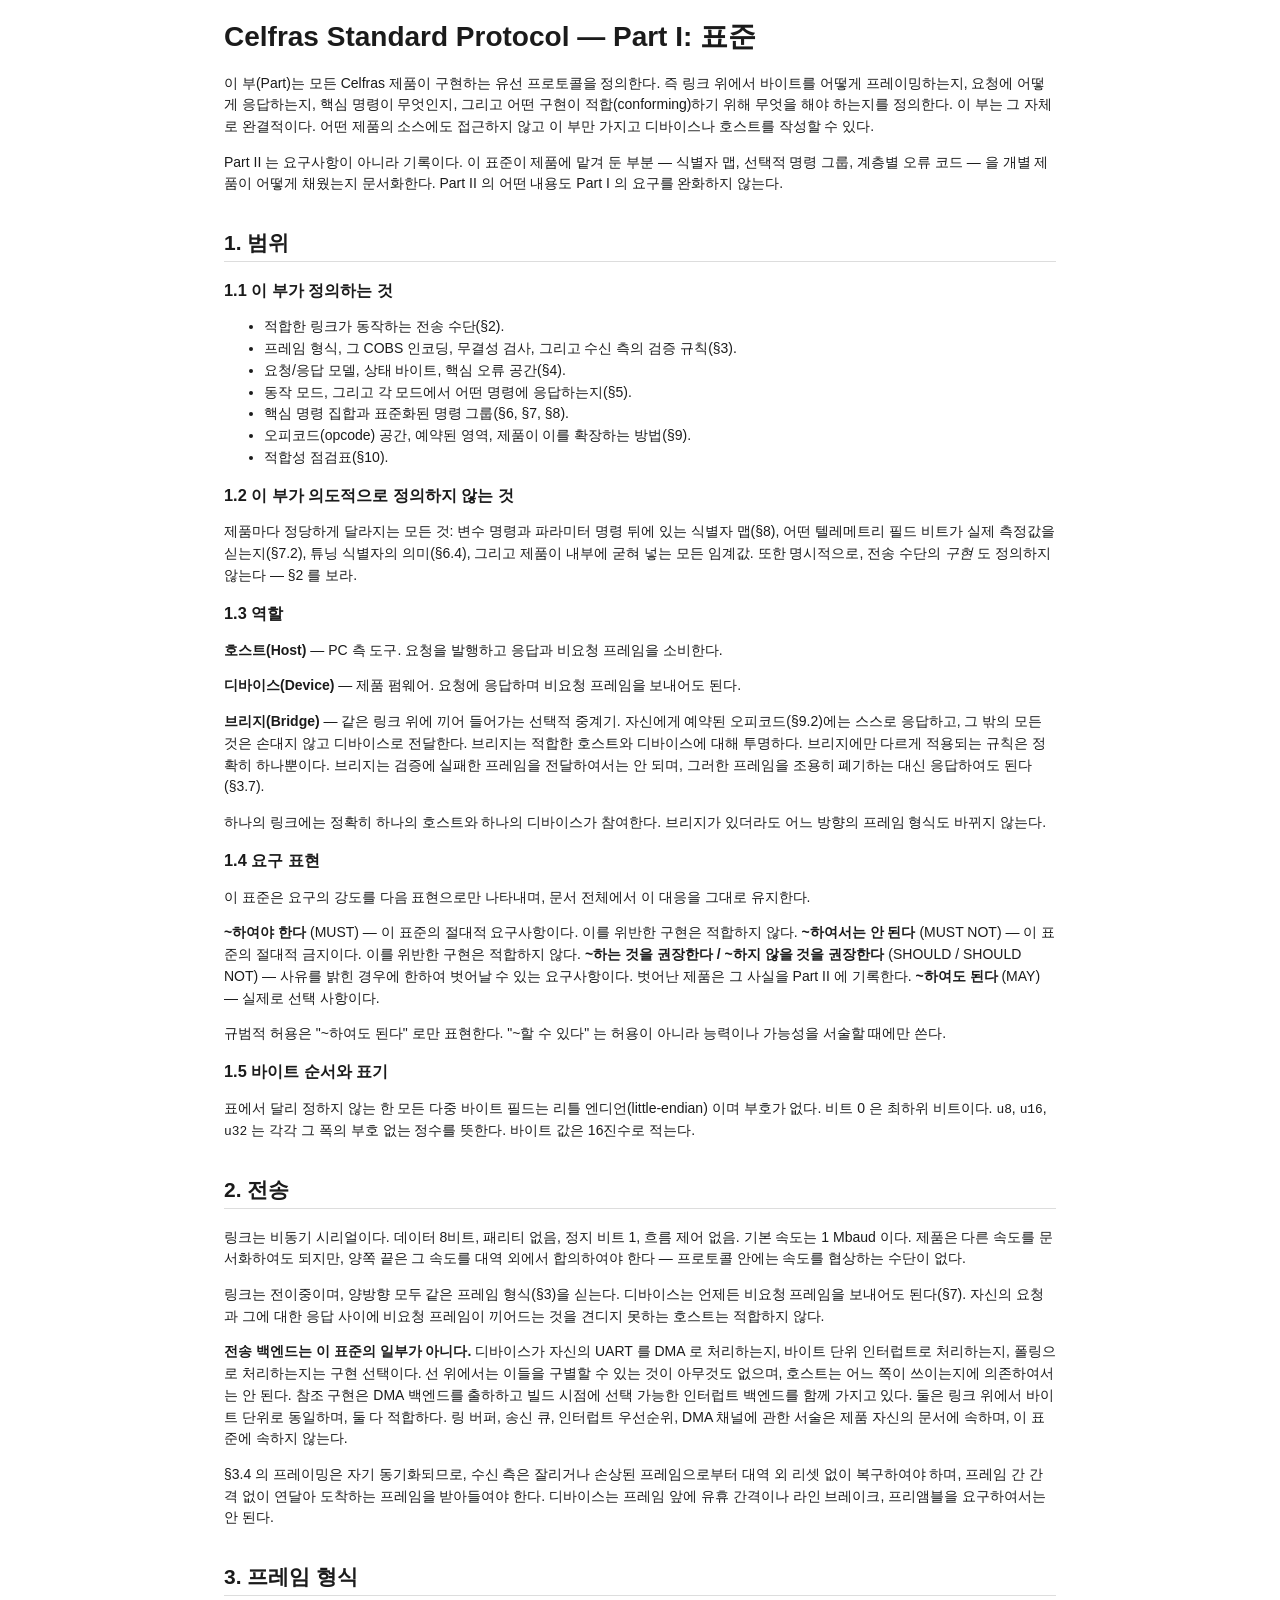
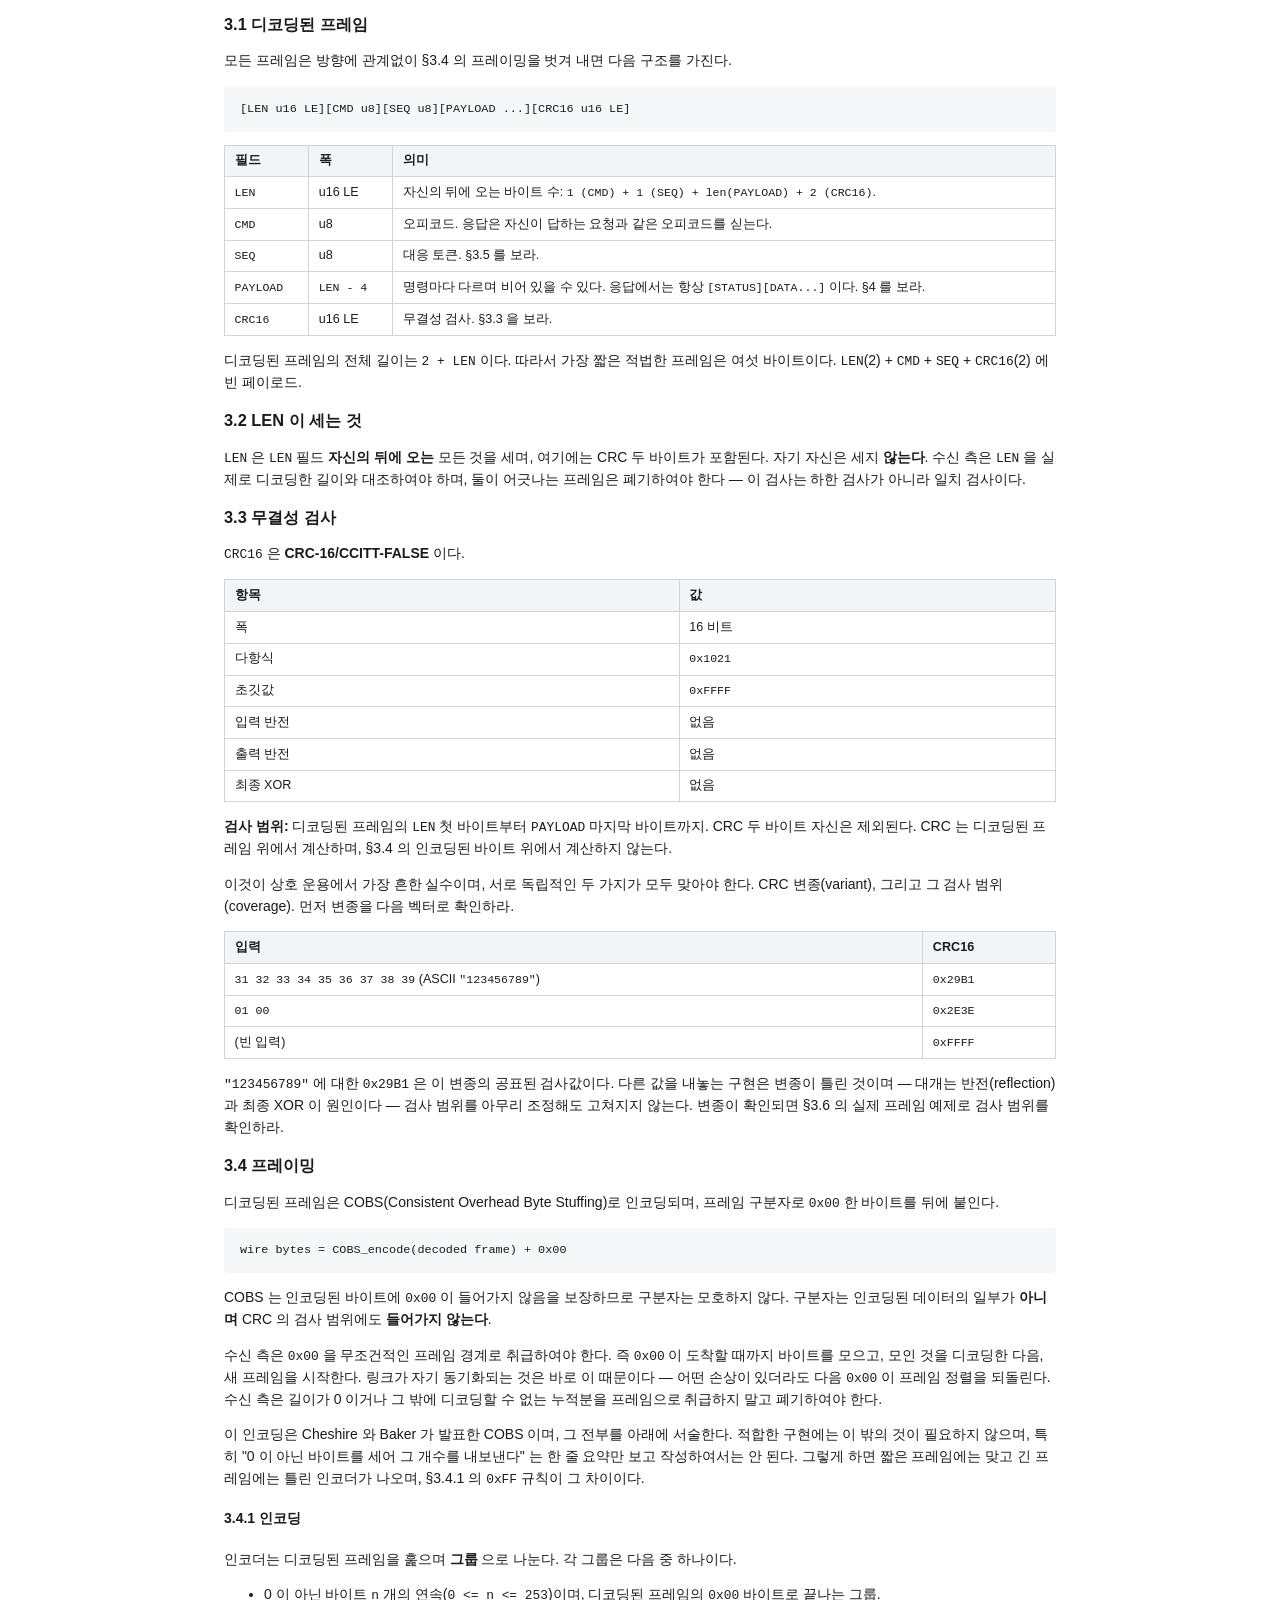
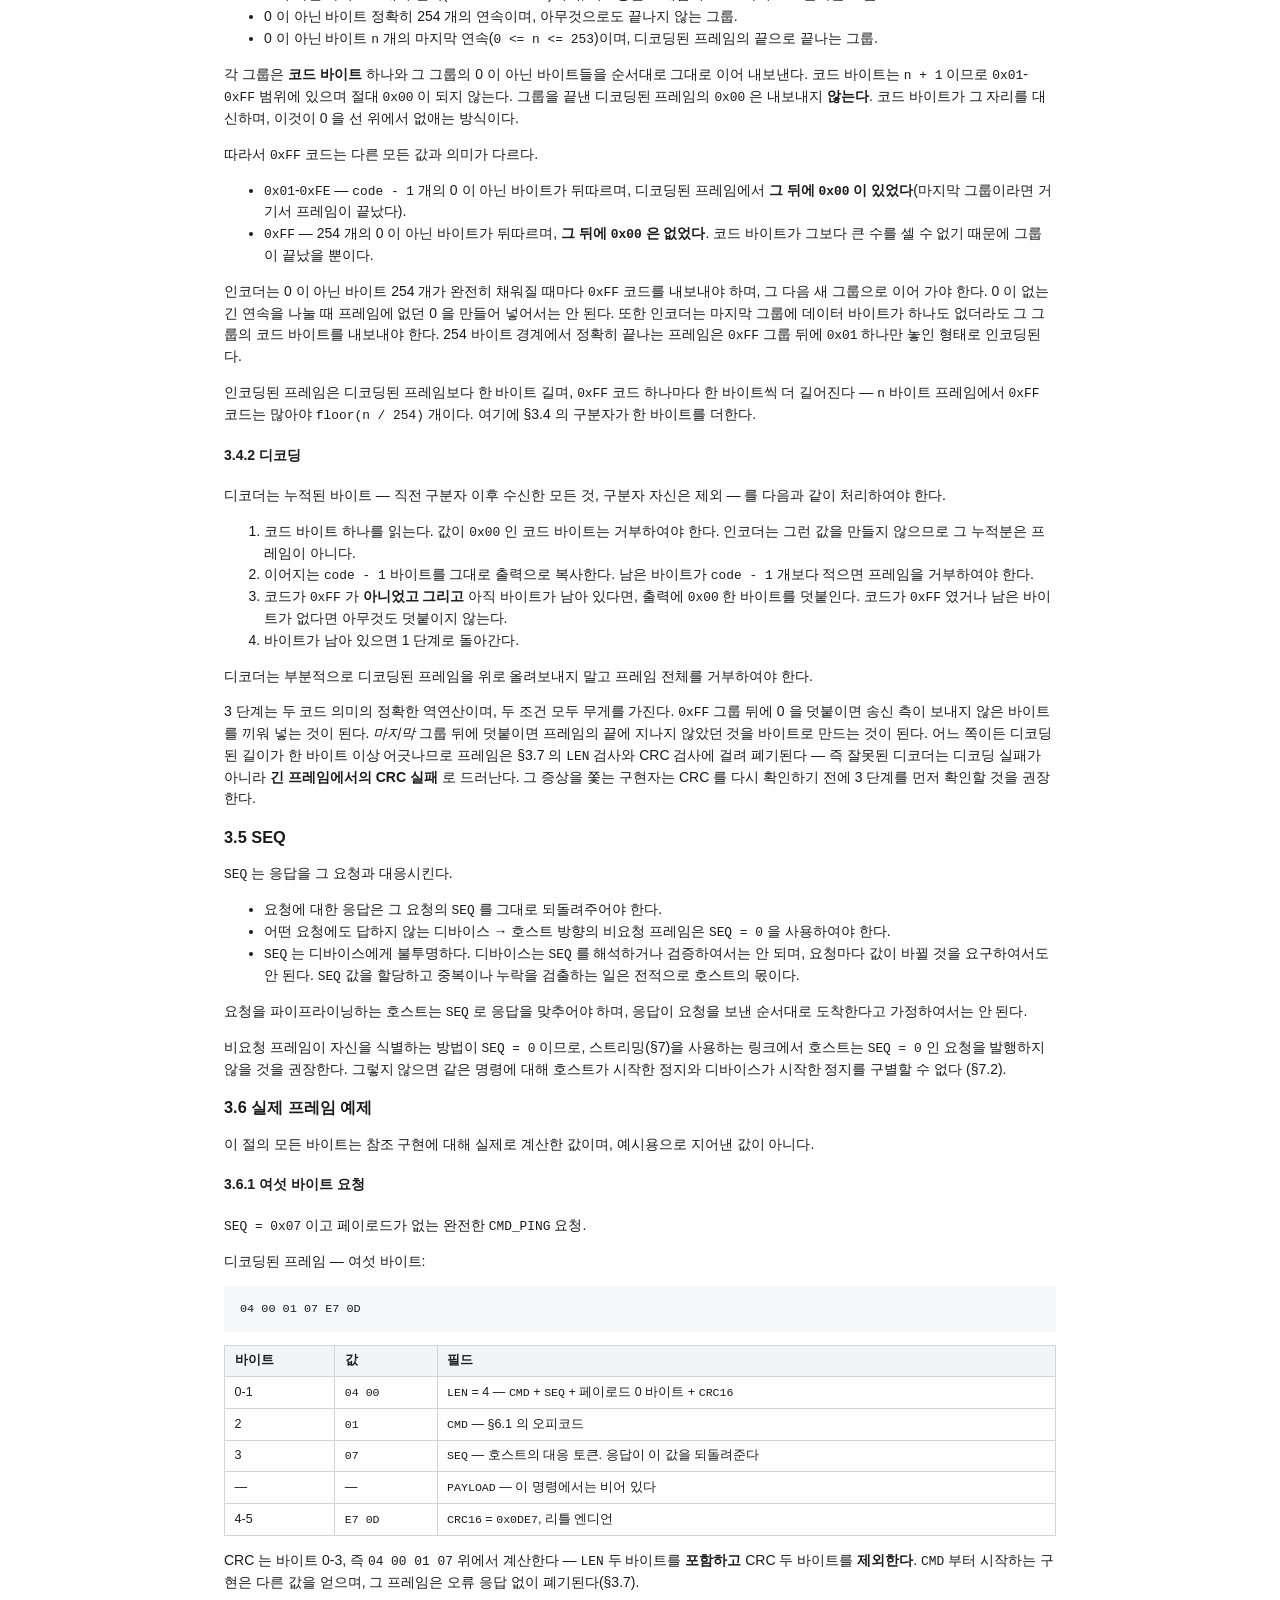
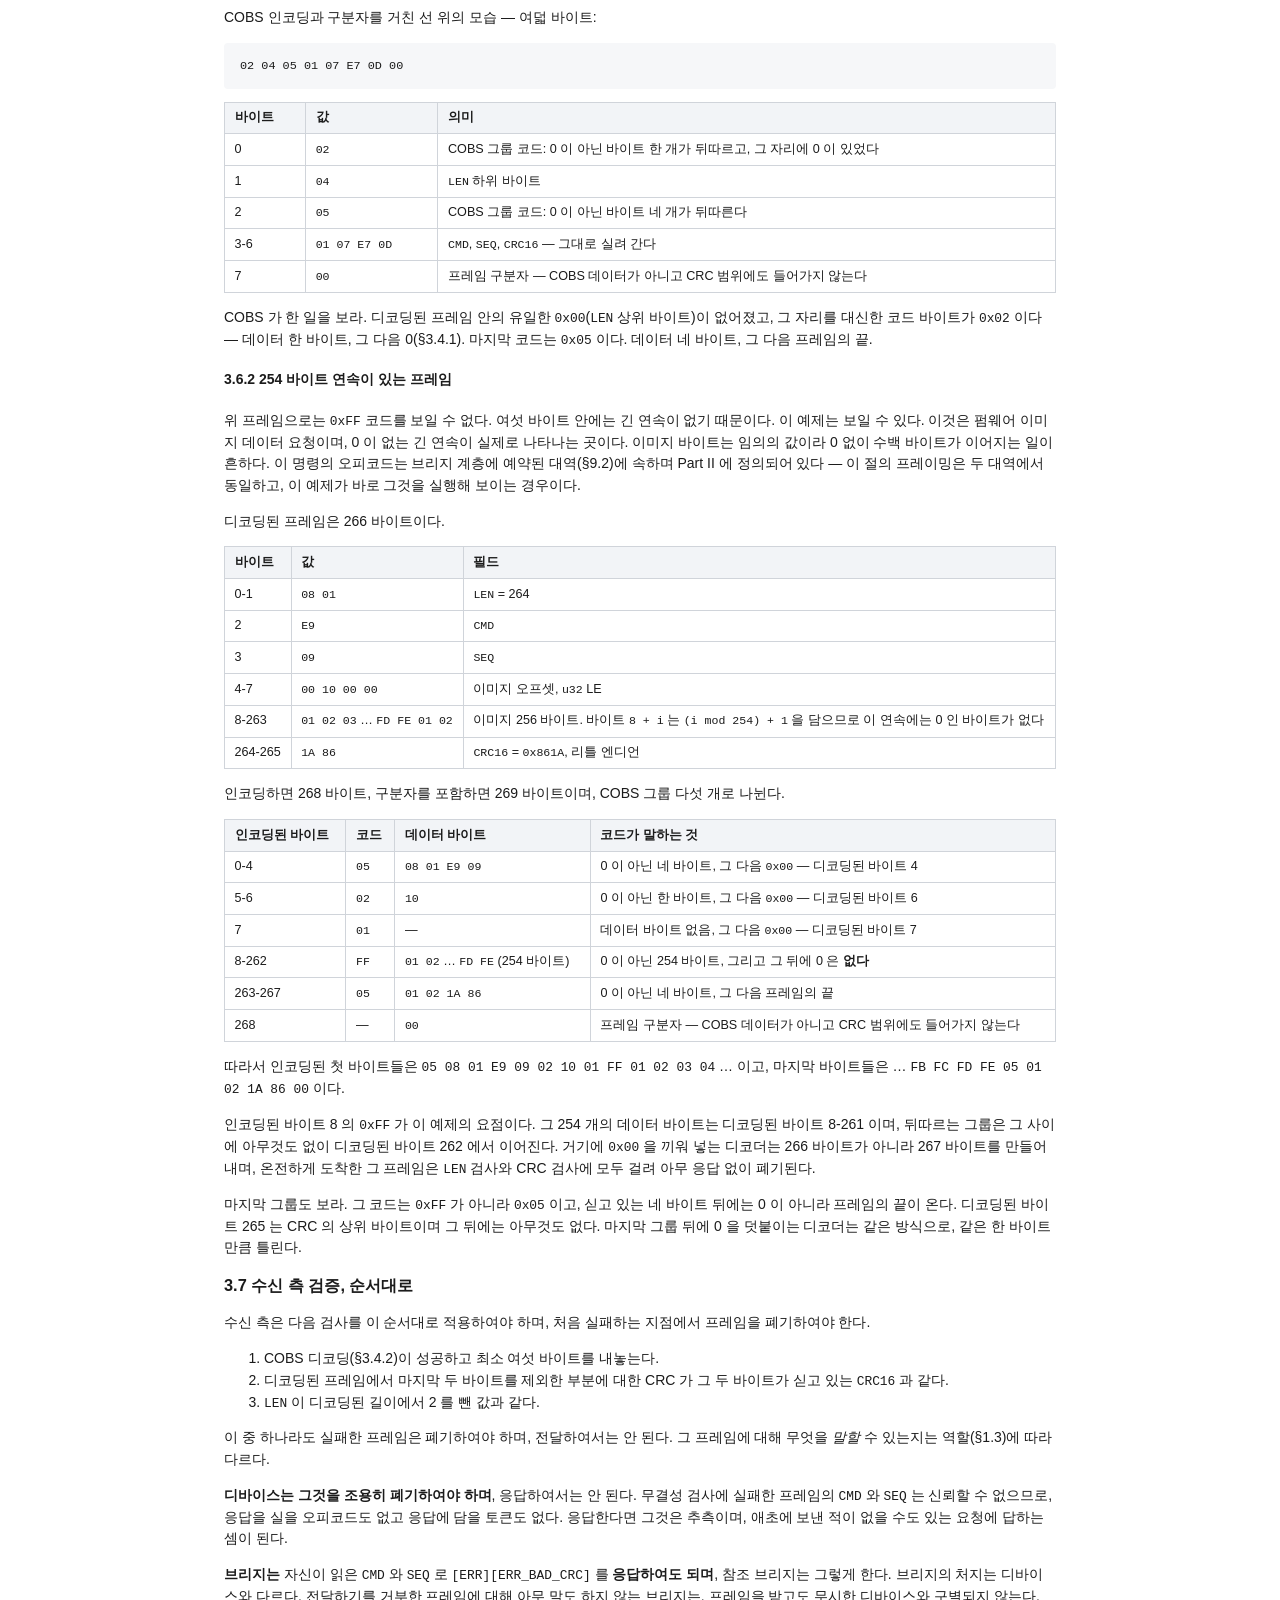
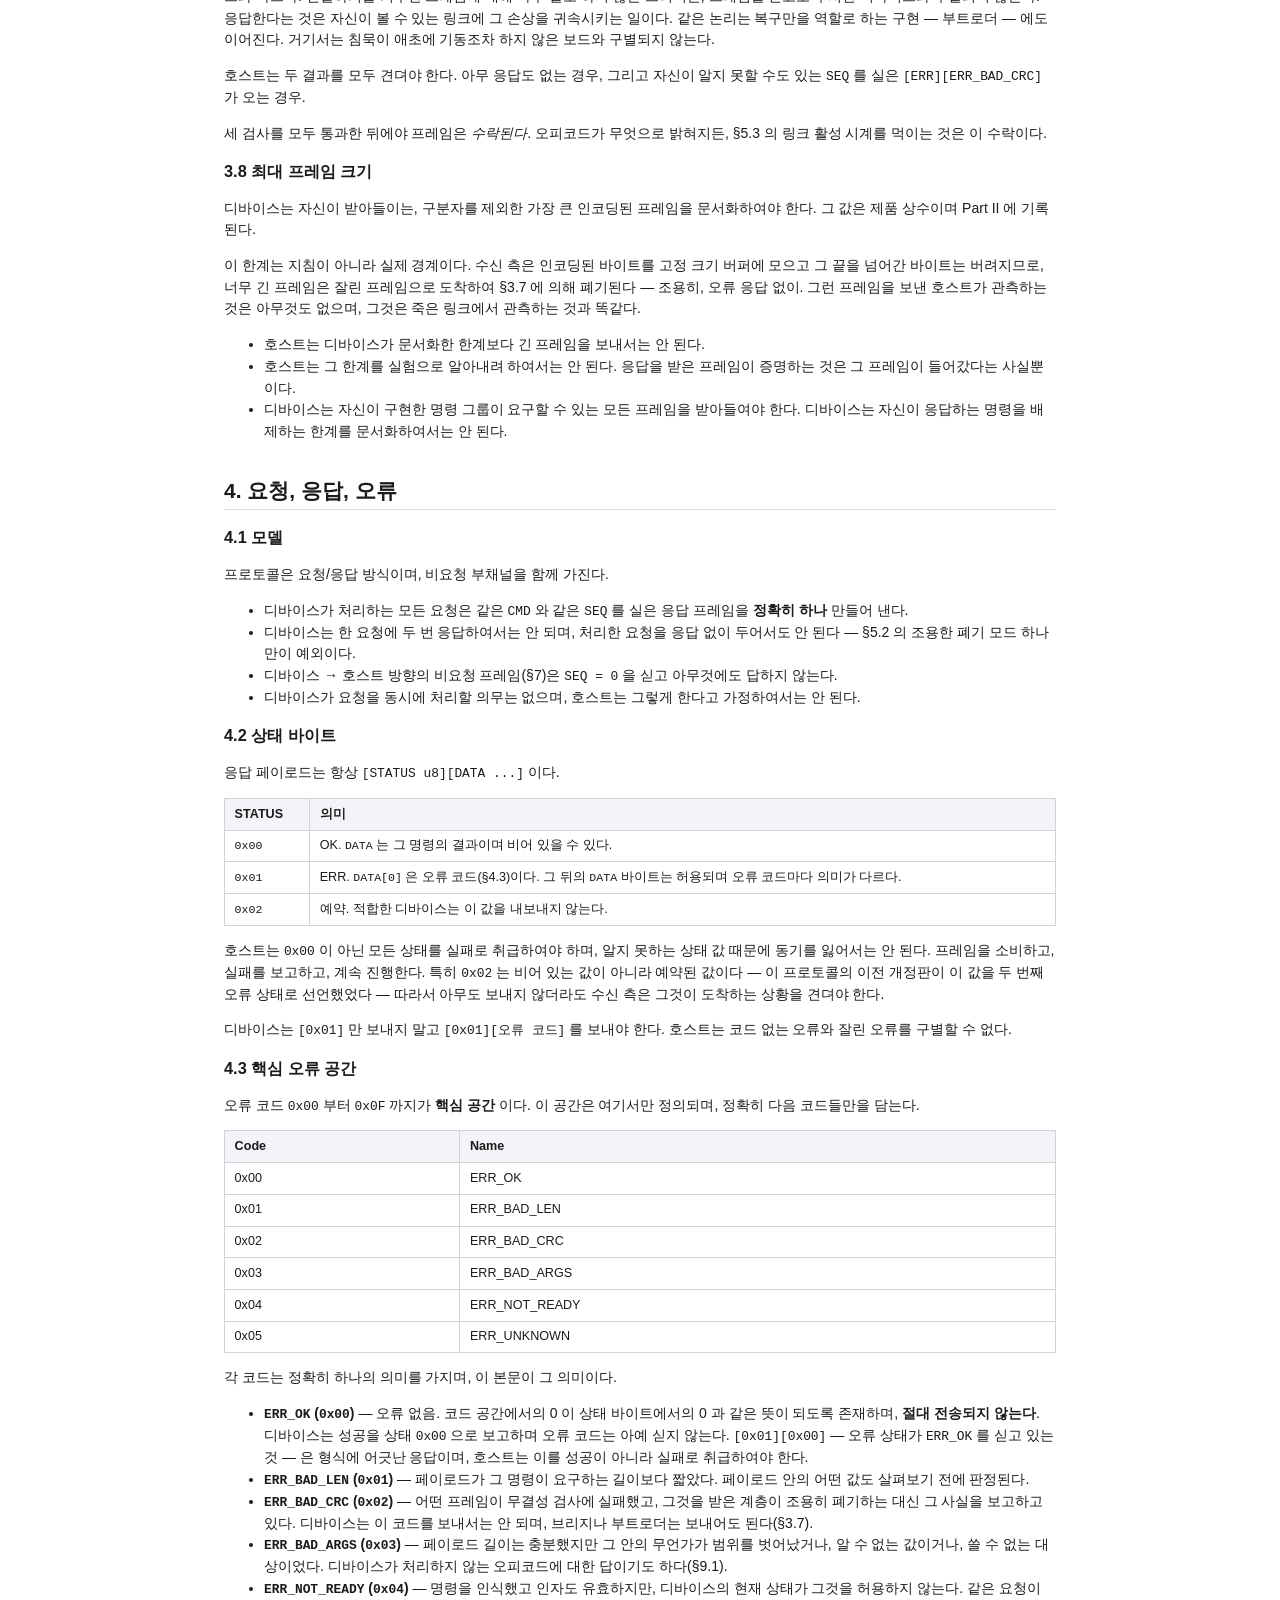
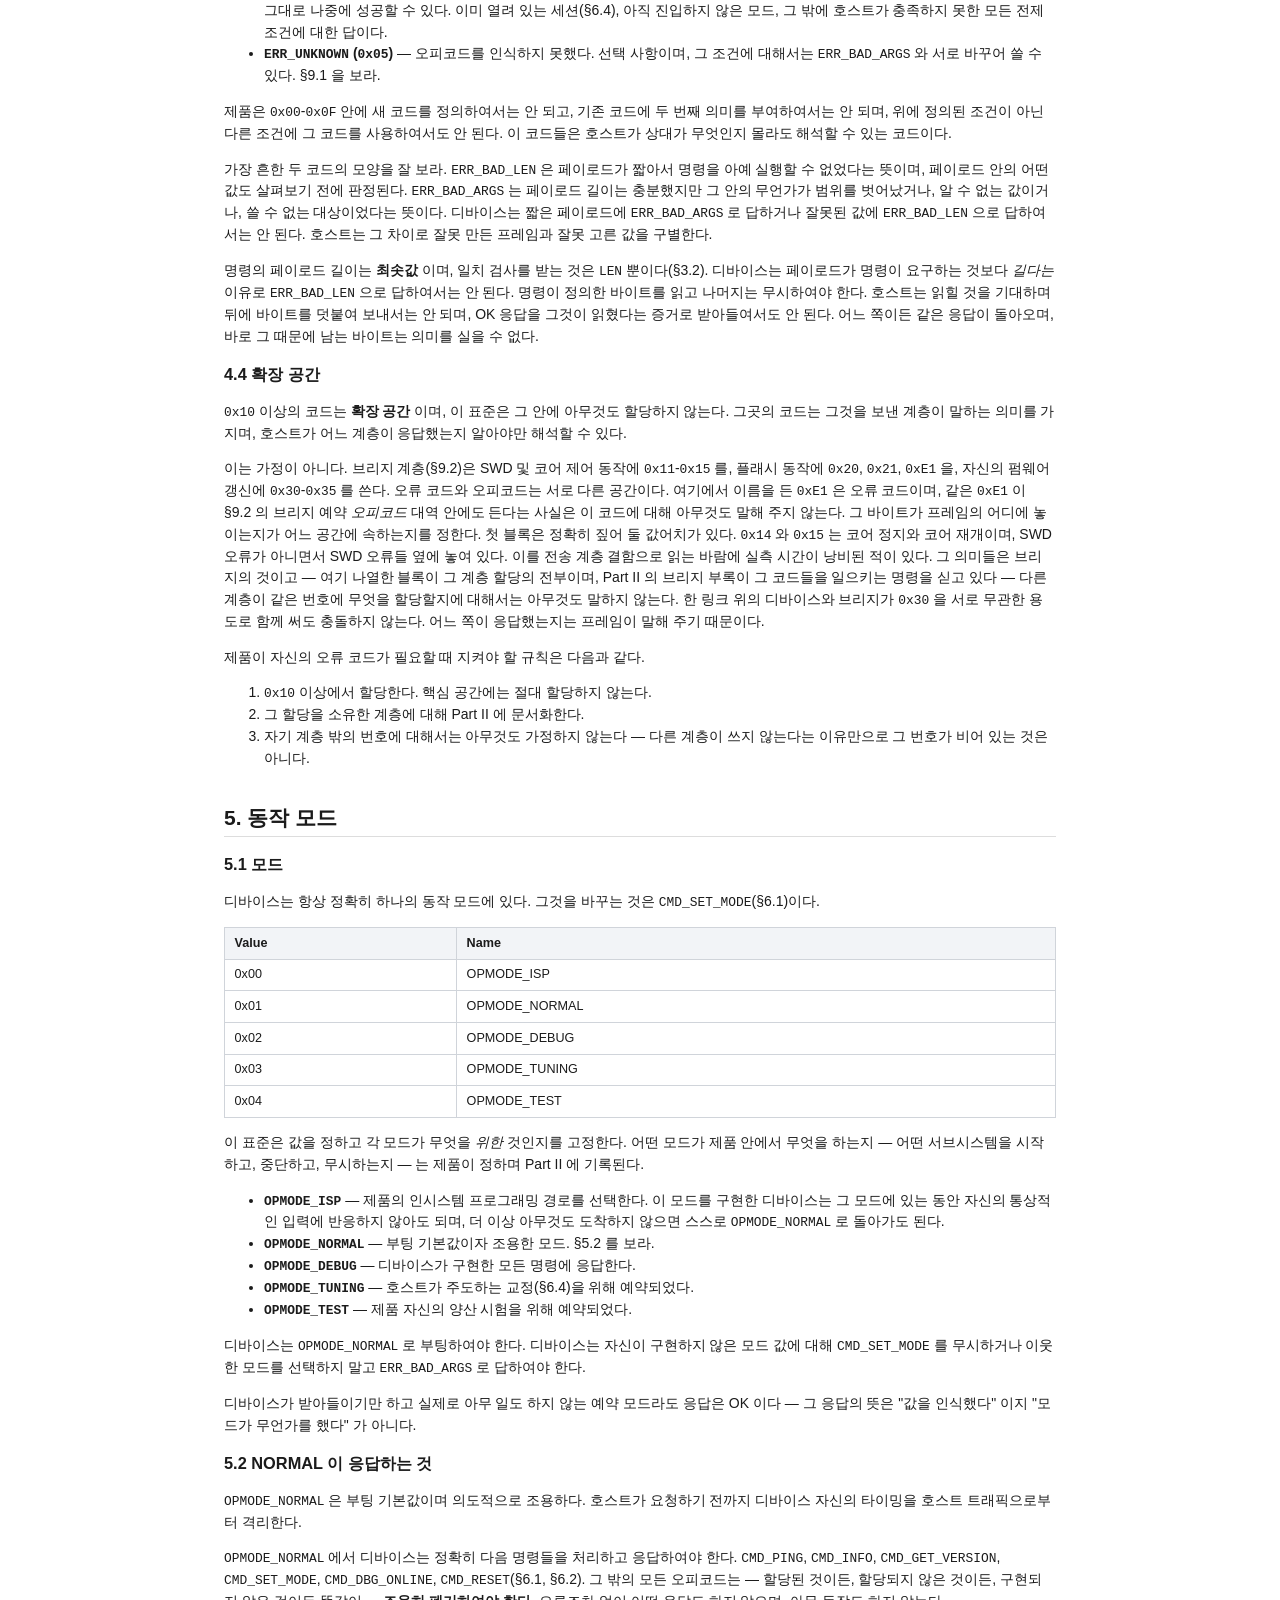
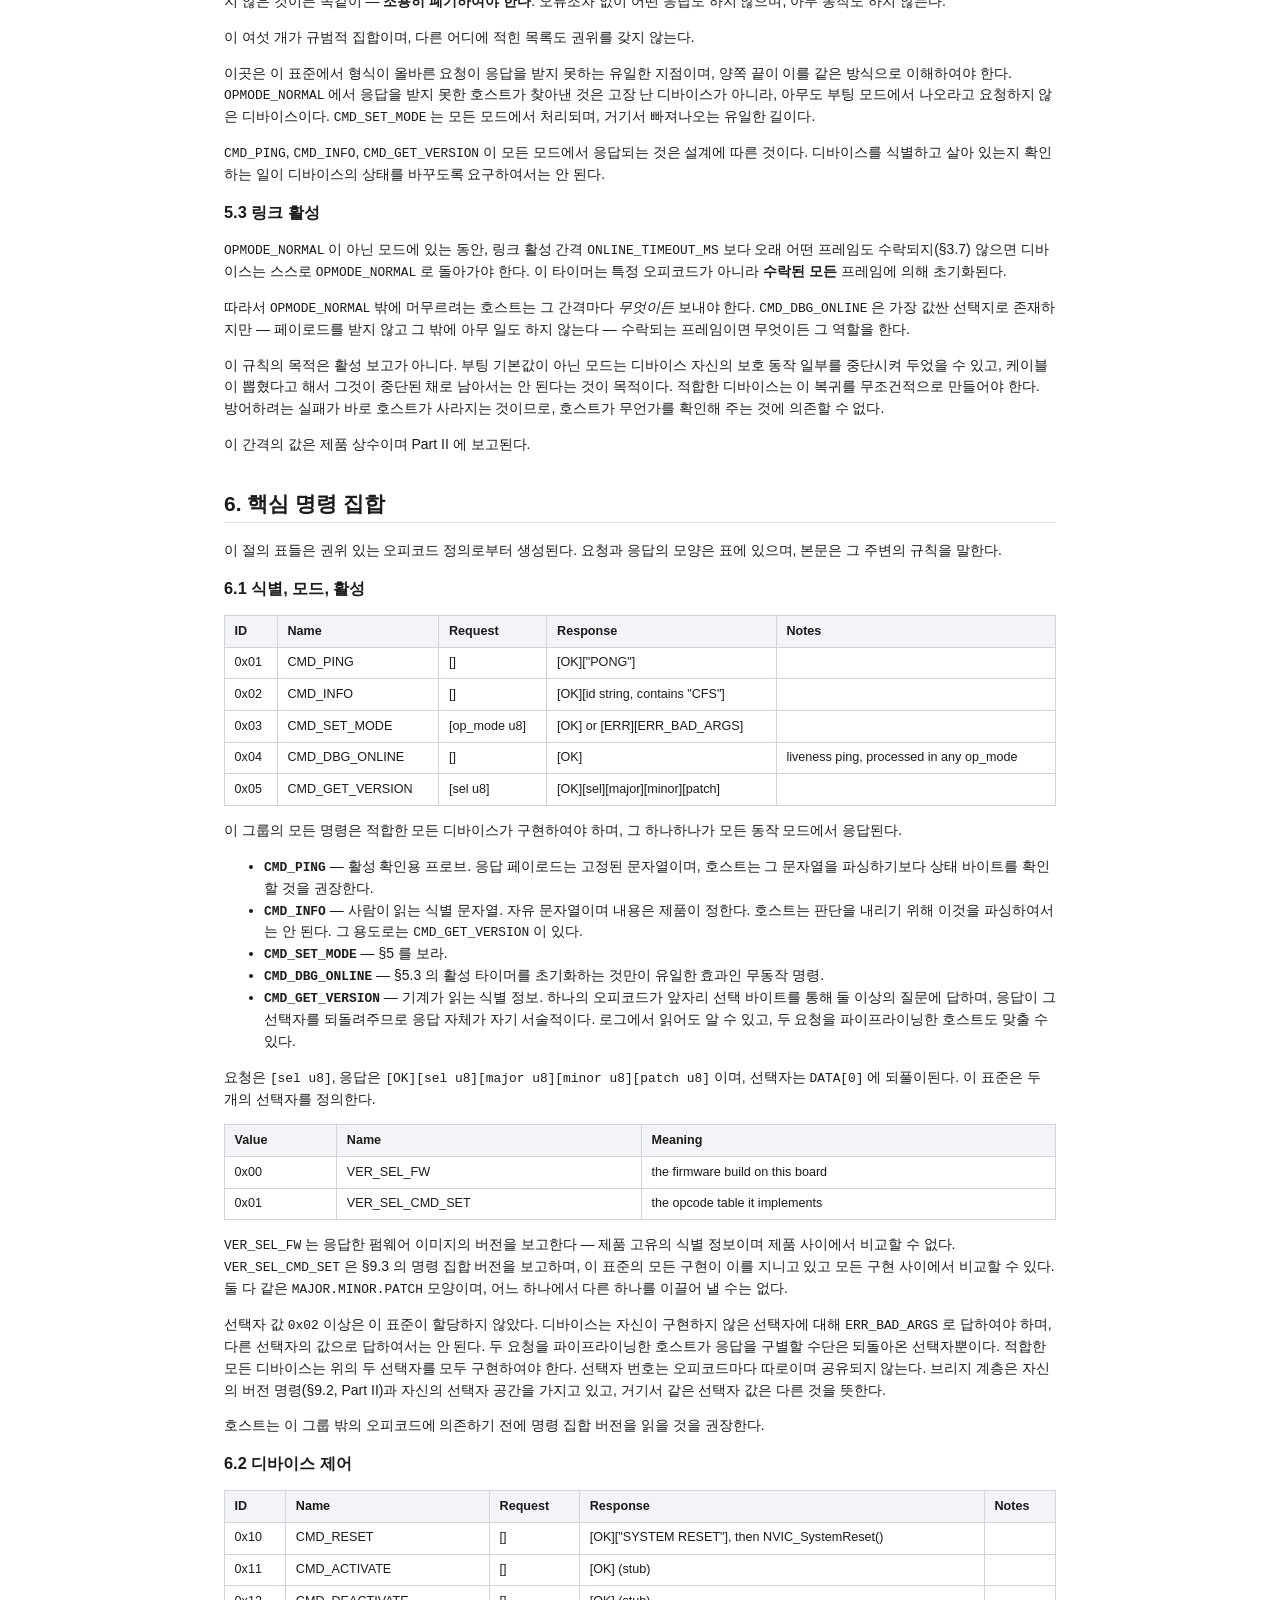
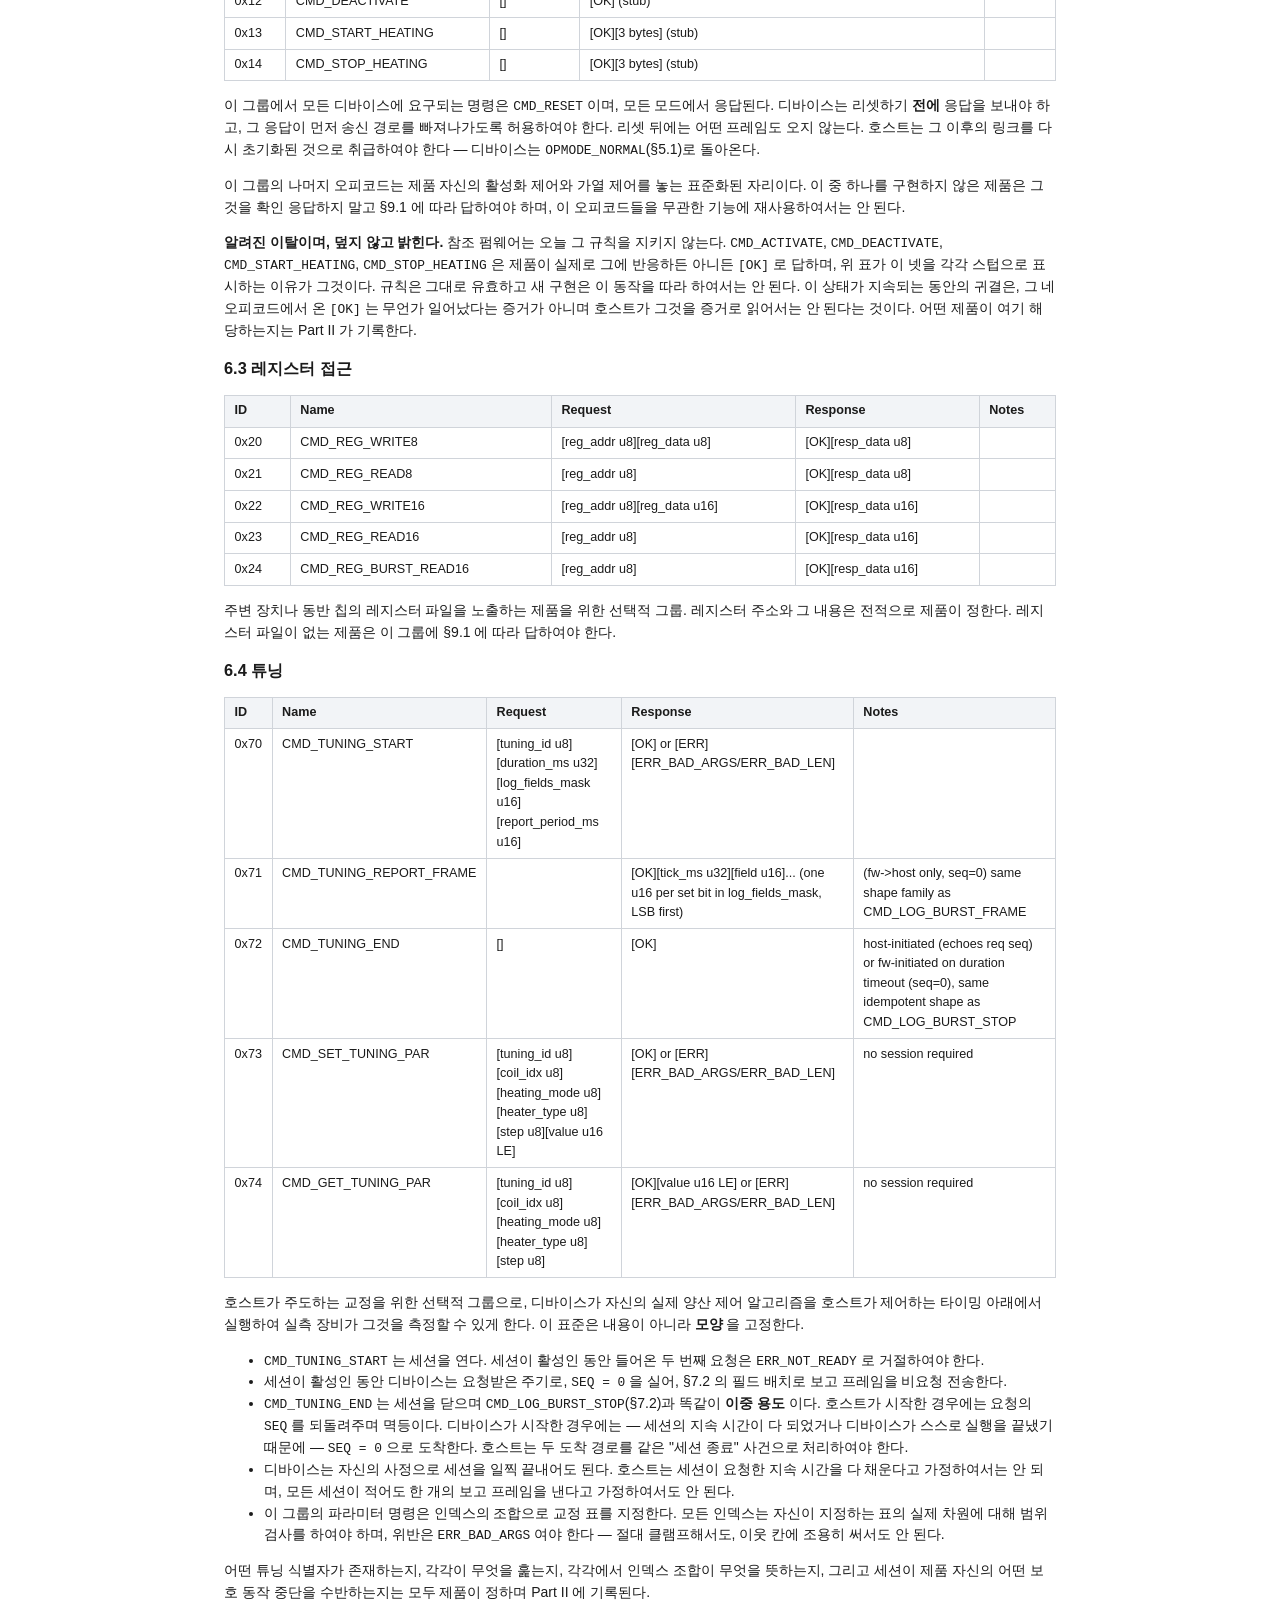
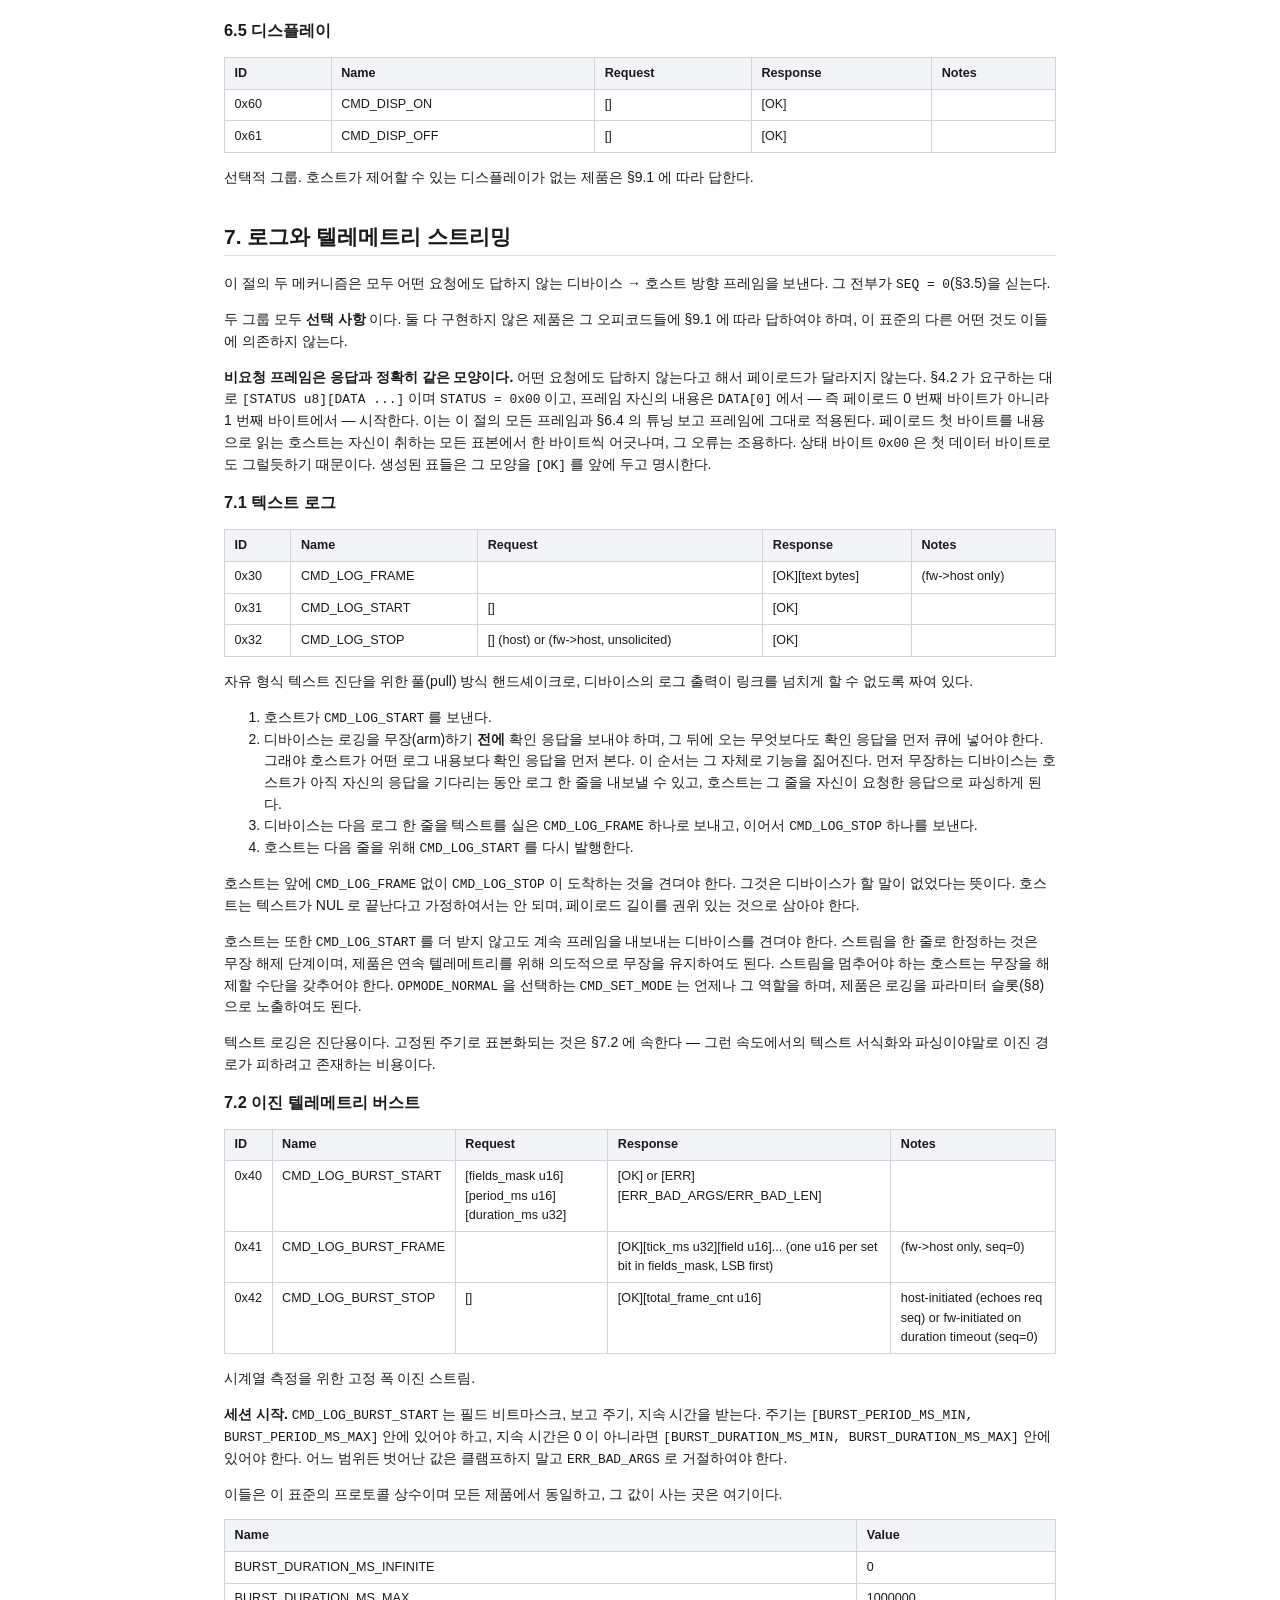
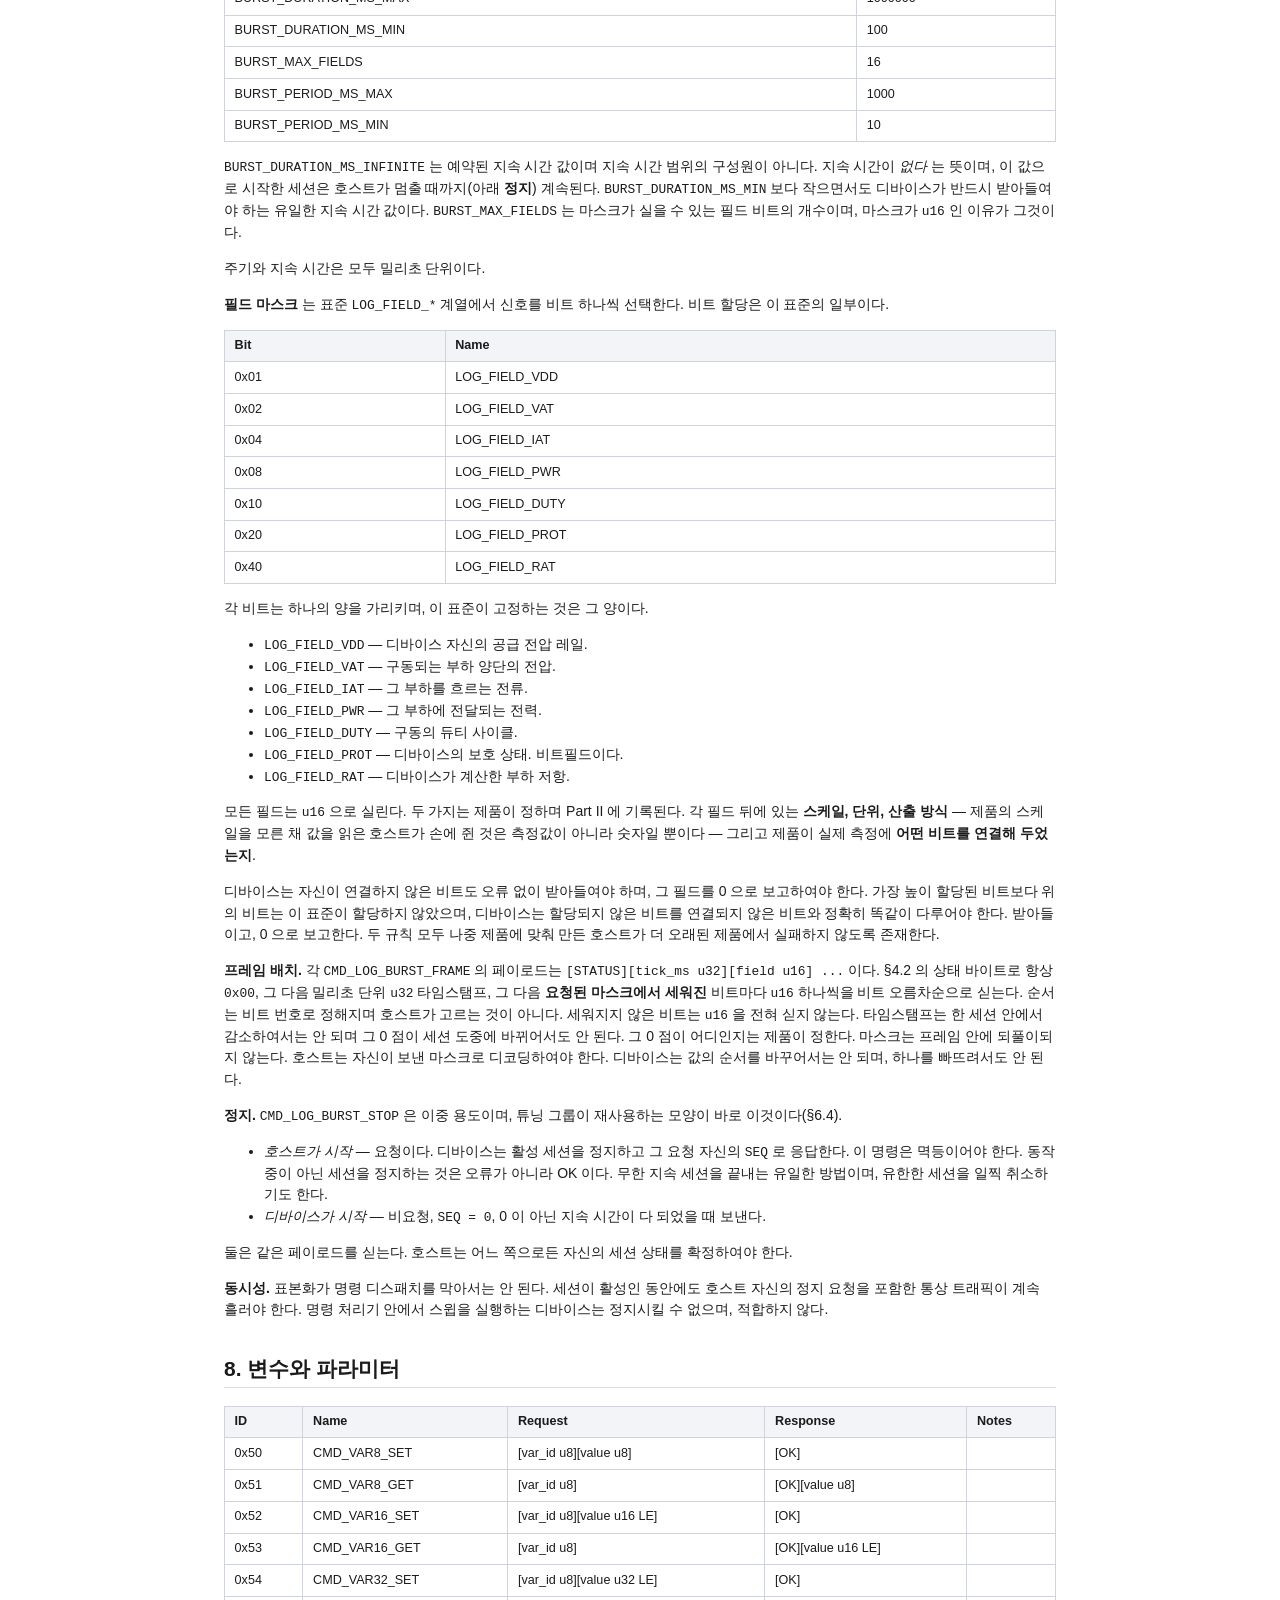
<file: site/ko.html>
<!doctype html>
<html lang="ko">
<head>
<meta charset="utf-8">
<meta name="viewport" content="width=device-width, initial-scale=1">
<title>Celfras Standard Protocol V4.1.0</title>
<style>
:root { --font-body: "Noto Sans KR", "Malgun Gothic", sans-serif; }
@page { size: A4; margin: 20mm 16mm 18mm; }
body { font-family: var(--font-body); font-size: 10.5pt; line-height: 1.55;
       color: #1b1b1b; margin: 0; }
main { max-width: 52rem; margin: 0 auto; padding: 0 1rem 4rem; }
h1, h2, h3 { line-height: 1.25; }
h2 { border-bottom: 1px solid #ddd; padding-bottom: .3rem; margin-top: 2.2rem; }
code, pre { font-family: Consolas, "Cascadia Mono", monospace; font-size: .92em; }
pre { background: #f6f7f9; padding: .8rem 1rem; border-radius: 4px;
      overflow-x: auto; }
.tw { overflow-x: auto; }
table { border-collapse: collapse; width: 100%; font-size: .9em; }
th, td { border: 1px solid #d0d4da; padding: .35rem .6rem;
         text-align: left; vertical-align: top; }
th { background: #f2f4f7; }
tr, table { page-break-inside: auto; }
h2, h3 { page-break-after: avoid; }
.cover { page-break-after: always; padding-top: 32vh; text-align: center; }
.cover h1 { font-size: 2.4rem; margin: 0; }
.cover .ver { font-size: 1.3rem; color: #555; }
.badge-internal { margin-top: 2rem; color: #a1160a; font-weight: 700;
                  letter-spacing: .06em; }

/* Web relies on .tw's horizontal scrollbar to keep the generated opcode and
   par/var tables usable; a printed page (or print-to-PDF) has no scrollbar,
   so anything wider than the page is silently clipped at the edge instead.
   Make wide tables fit on paper without touching the web layout above. */
@media print {
  .tw { overflow: visible; }
  table { font-size: .72em; }
  th, td { overflow-wrap: anywhere; }
}

</style>
</head>
<body class="web">

<main><h1 id="celfras-standard-protocol-part-i">Celfras Standard Protocol — Part I: 표준</h1>
<p>이 부(Part)는 모든 Celfras 제품이 구현하는 유선 프로토콜을 정의한다. 즉 링크
위에서 바이트를 어떻게 프레이밍하는지, 요청에 어떻게 응답하는지, 핵심 명령이
무엇인지, 그리고 어떤 구현이 적합(conforming)하기 위해 무엇을 해야 하는지를
정의한다. 이 부는 그 자체로 완결적이다. 어떤 제품의 소스에도 접근하지 않고 이
부만 가지고 디바이스나 호스트를 작성할 수 있다.</p>
<p>Part II 는 요구사항이 아니라 기록이다. 이 표준이 제품에 맡겨 둔 부분 —
식별자 맵, 선택적 명령 그룹, 계층별 오류 코드 — 을 개별 제품이 어떻게 채웠는지
문서화한다. Part II 의 어떤 내용도 Part I 의 요구를 완화하지 않는다.</p>
<h2 id="1">1. 범위</h2>
<h3 id="11">1.1 이 부가 정의하는 것</h3>
<ul>
<li>적합한 링크가 동작하는 전송 수단(§2).</li>
<li>프레임 형식, 그 COBS 인코딩, 무결성 검사, 그리고 수신 측의 검증 규칙(§3).</li>
<li>요청/응답 모델, 상태 바이트, 핵심 오류 공간(§4).</li>
<li>동작 모드, 그리고 각 모드에서 어떤 명령에 응답하는지(§5).</li>
<li>핵심 명령 집합과 표준화된 명령 그룹(§6, §7, §8).</li>
<li>오피코드(opcode) 공간, 예약된 영역, 제품이 이를 확장하는 방법(§9).</li>
<li>적합성 점검표(§10).</li>
</ul>
<h3 id="12">1.2 이 부가 의도적으로 정의하지 않는 것</h3>
<p>제품마다 정당하게 달라지는 모든 것: 변수 명령과 파라미터 명령 뒤에 있는 식별자
맵(§8), 어떤 텔레메트리 필드 비트가 실제 측정값을 싣는지(§7.2), 튜닝 식별자의
의미(§6.4), 그리고 제품이 내부에 굳혀 넣는 모든 임계값. 또한 명시적으로,
전송 수단의 <em>구현</em> 도 정의하지 않는다 — §2 를 보라.</p>
<h3 id="13">1.3 역할</h3>
<p><strong>호스트(Host)</strong> — PC 측 도구. 요청을 발행하고 응답과 비요청 프레임을 소비한다.</p>
<p><strong>디바이스(Device)</strong> — 제품 펌웨어. 요청에 응답하며 비요청 프레임을 보내어도
된다.</p>
<p><strong>브리지(Bridge)</strong> — 같은 링크 위에 끼어 들어가는 선택적 중계기. 자신에게 예약된
오피코드(§9.2)에는 스스로 응답하고, 그 밖의 모든 것은 손대지 않고 디바이스로
전달한다. 브리지는 적합한 호스트와 디바이스에 대해 투명하다. 브리지에만 다르게
적용되는 규칙은 정확히 하나뿐이다. 브리지는 검증에 실패한 프레임을 전달하여서는
안 되며, 그러한 프레임을 조용히 폐기하는 대신 응답하여도 된다(§3.7).</p>
<p>하나의 링크에는 정확히 하나의 호스트와 하나의 디바이스가 참여한다. 브리지가
있더라도 어느 방향의 프레임 형식도 바뀌지 않는다.</p>
<h3 id="14">1.4 요구 표현</h3>
<p>이 표준은 요구의 강도를 다음 표현으로만 나타내며, 문서 전체에서 이 대응을 그대로
유지한다.</p>
<p><strong>~하여야 한다</strong> (MUST) — 이 표준의 절대적 요구사항이다. 이를 위반한 구현은
적합하지 않다.
<strong>~하여서는 안 된다</strong> (MUST NOT) — 이 표준의 절대적 금지이다. 이를 위반한 구현은
적합하지 않다.
<strong>~하는 것을 권장한다 / ~하지 않을 것을 권장한다</strong> (SHOULD / SHOULD NOT) —
사유를 밝힌 경우에 한하여 벗어날 수 있는 요구사항이다. 벗어난 제품은 그 사실을
Part II 에 기록한다.
<strong>~하여도 된다</strong> (MAY) — 실제로 선택 사항이다.</p>
<p>규범적 허용은 "~하여도 된다" 로만 표현한다. "~할 수 있다" 는 허용이 아니라
능력이나 가능성을 서술할 때에만 쓴다.</p>
<h3 id="15">1.5 바이트 순서와 표기</h3>
<p>표에서 달리 정하지 않는 한 모든 다중 바이트 필드는 리틀 엔디언(little-endian)
이며 부호가 없다. 비트 0 은 최하위 비트이다. <code>u8</code>, <code>u16</code>, <code>u32</code> 는 각각 그 폭의
부호 없는 정수를 뜻한다. 바이트 값은 16진수로 적는다.</p>
<h2 id="2">2. 전송</h2>
<p>링크는 비동기 시리얼이다. 데이터 8비트, 패리티 없음, 정지 비트 1, 흐름 제어
없음. 기본 속도는 1 Mbaud 이다. 제품은 다른 속도를 문서화하여도 되지만, 양쪽
끝은 그 속도를 대역 외에서 합의하여야 한다 — 프로토콜 안에는 속도를 협상하는
수단이 없다.</p>
<p>링크는 전이중이며, 양방향 모두 같은 프레임 형식(§3)을 싣는다. 디바이스는 언제든
비요청 프레임을 보내어도 된다(§7). 자신의 요청과 그에 대한 응답 사이에 비요청
프레임이 끼어드는 것을 견디지 못하는 호스트는 적합하지 않다.</p>
<p><strong>전송 백엔드는 이 표준의 일부가 아니다.</strong> 디바이스가 자신의 UART 를 DMA 로
처리하는지, 바이트 단위 인터럽트로 처리하는지, 폴링으로 처리하는지는 구현
선택이다. 선 위에서는 이들을 구별할 수 있는 것이 아무것도 없으며, 호스트는 어느
쪽이 쓰이는지에 의존하여서는 안 된다. 참조 구현은 DMA 백엔드를 출하하고 빌드
시점에 선택 가능한 인터럽트 백엔드를 함께 가지고 있다. 둘은 링크 위에서 바이트
단위로 동일하며, 둘 다 적합하다. 링 버퍼, 송신 큐, 인터럽트 우선순위, DMA 채널에
관한 서술은 제품 자신의 문서에 속하며, 이 표준에 속하지 않는다.</p>
<p>§3.4 의 프레이밍은 자기 동기화되므로, 수신 측은 잘리거나 손상된 프레임으로부터
대역 외 리셋 없이 복구하여야 하며, 프레임 간 간격 없이 연달아 도착하는 프레임을
받아들여야 한다. 디바이스는 프레임 앞에 유휴 간격이나 라인 브레이크, 프리앰블을
요구하여서는 안 된다.</p>
<h2 id="3">3. 프레임 형식</h2>
<h3 id="31">3.1 디코딩된 프레임</h3>
<p>모든 프레임은 방향에 관계없이 §3.4 의 프레이밍을 벗겨 내면 다음 구조를 가진다.</p>
<pre><code>[LEN u16 LE][CMD u8][SEQ u8][PAYLOAD ...][CRC16 u16 LE]
</code></pre>
<table>
<thead>
<tr>
<th>필드</th>
<th>폭</th>
<th>의미</th>
</tr>
</thead>
<tbody>
<tr>
<td><code>LEN</code></td>
<td>u16 LE</td>
<td>자신의 뒤에 오는 바이트 수: <code>1 (CMD) + 1 (SEQ) + len(PAYLOAD) + 2 (CRC16)</code>.</td>
</tr>
<tr>
<td><code>CMD</code></td>
<td>u8</td>
<td>오피코드. 응답은 자신이 답하는 요청과 같은 오피코드를 싣는다.</td>
</tr>
<tr>
<td><code>SEQ</code></td>
<td>u8</td>
<td>대응 토큰. §3.5 를 보라.</td>
</tr>
<tr>
<td><code>PAYLOAD</code></td>
<td><code>LEN - 4</code></td>
<td>명령마다 다르며 비어 있을 수 있다. 응답에서는 항상 <code>[STATUS][DATA...]</code> 이다. §4 를 보라.</td>
</tr>
<tr>
<td><code>CRC16</code></td>
<td>u16 LE</td>
<td>무결성 검사. §3.3 을 보라.</td>
</tr>
</tbody>
</table>
<p>디코딩된 프레임의 전체 길이는 <code>2 + LEN</code> 이다. 따라서 가장 짧은 적법한 프레임은
여섯 바이트이다. <code>LEN</code>(2) + <code>CMD</code> + <code>SEQ</code> + <code>CRC16</code>(2) 에 빈 페이로드.</p>
<h3 id="32-len">3.2 LEN 이 세는 것</h3>
<p><code>LEN</code> 은 <code>LEN</code> 필드 <strong>자신의 뒤에 오는</strong> 모든 것을 세며, 여기에는 CRC 두 바이트가
포함된다. 자기 자신은 세지 <strong>않는다</strong>. 수신 측은 <code>LEN</code> 을 실제로 디코딩한 길이와
대조하여야 하며, 둘이 어긋나는 프레임은 폐기하여야 한다 — 이 검사는 하한 검사가
아니라 일치 검사이다.</p>
<h3 id="33">3.3 무결성 검사</h3>
<p><code>CRC16</code> 은 <strong>CRC-16/CCITT-FALSE</strong> 이다.</p>
<table>
<thead>
<tr>
<th>항목</th>
<th>값</th>
</tr>
</thead>
<tbody>
<tr>
<td>폭</td>
<td>16 비트</td>
</tr>
<tr>
<td>다항식</td>
<td><code>0x1021</code></td>
</tr>
<tr>
<td>초깃값</td>
<td><code>0xFFFF</code></td>
</tr>
<tr>
<td>입력 반전</td>
<td>없음</td>
</tr>
<tr>
<td>출력 반전</td>
<td>없음</td>
</tr>
<tr>
<td>최종 XOR</td>
<td>없음</td>
</tr>
</tbody>
</table>
<p><strong>검사 범위:</strong> 디코딩된 프레임의 <code>LEN</code> 첫 바이트부터 <code>PAYLOAD</code> 마지막 바이트까지.
CRC 두 바이트 자신은 제외된다. CRC 는 디코딩된 프레임 위에서 계산하며, §3.4 의
인코딩된 바이트 위에서 계산하지 않는다.</p>
<p>이것이 상호 운용에서 가장 흔한 실수이며, 서로 독립적인 두 가지가 모두 맞아야
한다. CRC 변종(variant), 그리고 그 검사 범위(coverage). 먼저 변종을 다음 벡터로
확인하라.</p>
<table>
<thead>
<tr>
<th>입력</th>
<th>CRC16</th>
</tr>
</thead>
<tbody>
<tr>
<td><code>31 32 33 34 35 36 37 38 39</code> (ASCII <code>"123456789"</code>)</td>
<td><code>0x29B1</code></td>
</tr>
<tr>
<td><code>01 00</code></td>
<td><code>0x2E3E</code></td>
</tr>
<tr>
<td>(빈 입력)</td>
<td><code>0xFFFF</code></td>
</tr>
</tbody>
</table>
<p><code>"123456789"</code> 에 대한 <code>0x29B1</code> 은 이 변종의 공표된 검사값이다. 다른 값을 내놓는
구현은 변종이 틀린 것이며 — 대개는 반전(reflection)과 최종 XOR 이 원인이다 —
검사 범위를 아무리 조정해도 고쳐지지 않는다. 변종이 확인되면 §3.6 의 실제 프레임
예제로 검사 범위를 확인하라.</p>
<h3 id="34">3.4 프레이밍</h3>
<p>디코딩된 프레임은 COBS(Consistent Overhead Byte Stuffing)로 인코딩되며, 프레임
구분자로 <code>0x00</code> 한 바이트를 뒤에 붙인다.</p>
<pre><code>wire bytes = COBS_encode(decoded frame) + 0x00
</code></pre>
<p>COBS 는 인코딩된 바이트에 <code>0x00</code> 이 들어가지 않음을 보장하므로 구분자는
모호하지 않다. 구분자는 인코딩된 데이터의 일부가 <strong>아니며</strong> CRC 의 검사 범위에도
<strong>들어가지 않는다</strong>.</p>
<p>수신 측은 <code>0x00</code> 을 무조건적인 프레임 경계로 취급하여야 한다. 즉 <code>0x00</code> 이
도착할 때까지 바이트를 모으고, 모인 것을 디코딩한 다음, 새 프레임을 시작한다.
링크가 자기 동기화되는 것은 바로 이 때문이다 — 어떤 손상이 있더라도 다음 <code>0x00</code>
이 프레임 정렬을 되돌린다. 수신 측은 길이가 0 이거나 그 밖에 디코딩할 수 없는
누적분을 프레임으로 취급하지 말고 폐기하여야 한다.</p>
<p>이 인코딩은 Cheshire 와 Baker 가 발표한 COBS 이며, 그 전부를 아래에 서술한다.
적합한 구현에는 이 밖의 것이 필요하지 않으며, 특히 "0 이 아닌 바이트를 세어 그
개수를 내보낸다" 는 한 줄 요약만 보고 작성하여서는 안 된다. 그렇게 하면 짧은
프레임에는 맞고 긴 프레임에는 틀린 인코더가 나오며, §3.4.1 의 <code>0xFF</code> 규칙이 그
차이이다.</p>
<h4 id="341">3.4.1 인코딩</h4>
<p>인코더는 디코딩된 프레임을 훑으며 <strong>그룹</strong> 으로 나눈다. 각 그룹은 다음 중
하나이다.</p>
<ul>
<li>0 이 아닌 바이트 <code>n</code> 개의 연속(<code>0 &lt;= n &lt;= 253</code>)이며, 디코딩된 프레임의 <code>0x00</code>
  바이트로 끝나는 그룹.</li>
<li>0 이 아닌 바이트 정확히 254 개의 연속이며, 아무것으로도 끝나지 않는 그룹.</li>
<li>0 이 아닌 바이트 <code>n</code> 개의 마지막 연속(<code>0 &lt;= n &lt;= 253</code>)이며, 디코딩된 프레임의
  끝으로 끝나는 그룹.</li>
</ul>
<p>각 그룹은 <strong>코드 바이트</strong> 하나와 그 그룹의 0 이 아닌 바이트들을 순서대로 그대로
이어 내보낸다. 코드 바이트는 <code>n + 1</code> 이므로 <code>0x01</code>-<code>0xFF</code> 범위에 있으며 절대
<code>0x00</code> 이 되지 않는다. 그룹을 끝낸 디코딩된 프레임의 <code>0x00</code> 은 내보내지
<strong>않는다</strong>. 코드 바이트가 그 자리를 대신하며, 이것이 0 을 선 위에서 없애는
방식이다.</p>
<p>따라서 <code>0xFF</code> 코드는 다른 모든 값과 의미가 다르다.</p>
<ul>
<li><code>0x01</code>-<code>0xFE</code> — <code>code - 1</code> 개의 0 이 아닌 바이트가 뒤따르며, 디코딩된
  프레임에서 <strong>그 뒤에 <code>0x00</code> 이 있었다</strong>(마지막 그룹이라면 거기서 프레임이
  끝났다).</li>
<li><code>0xFF</code> — 254 개의 0 이 아닌 바이트가 뒤따르며, <strong>그 뒤에 <code>0x00</code> 은 없었다</strong>.
  코드 바이트가 그보다 큰 수를 셀 수 없기 때문에 그룹이 끝났을 뿐이다.</li>
</ul>
<p>인코더는 0 이 아닌 바이트 254 개가 완전히 채워질 때마다 <code>0xFF</code> 코드를 내보내야
하며, 그 다음 새 그룹으로 이어 가야 한다. 0 이 없는 긴 연속을 나눌 때 프레임에
없던 0 을 만들어 넣어서는 안 된다. 또한 인코더는 마지막 그룹에 데이터 바이트가
하나도 없더라도 그 그룹의 코드 바이트를 내보내야 한다. 254 바이트 경계에서 정확히
끝나는 프레임은 <code>0xFF</code> 그룹 뒤에 <code>0x01</code> 하나만 놓인 형태로 인코딩된다.</p>
<p>인코딩된 프레임은 디코딩된 프레임보다 한 바이트 길며, <code>0xFF</code> 코드 하나마다 한
바이트씩 더 길어진다 — <code>n</code> 바이트 프레임에서 <code>0xFF</code> 코드는 많아야
<code>floor(n / 254)</code> 개이다. 여기에 §3.4 의 구분자가 한 바이트를 더한다.</p>
<h4 id="342">3.4.2 디코딩</h4>
<p>디코더는 누적된 바이트 — 직전 구분자 이후 수신한 모든 것, 구분자 자신은 제외 —
를 다음과 같이 처리하여야 한다.</p>
<ol>
<li>코드 바이트 하나를 읽는다. 값이 <code>0x00</code> 인 코드 바이트는 거부하여야 한다.
   인코더는 그런 값을 만들지 않으므로 그 누적분은 프레임이 아니다.</li>
<li>이어지는 <code>code - 1</code> 바이트를 그대로 출력으로 복사한다. 남은 바이트가
   <code>code - 1</code> 개보다 적으면 프레임을 거부하여야 한다.</li>
<li>코드가 <code>0xFF</code> 가 <strong>아니었고</strong> <strong>그리고</strong> 아직 바이트가 남아 있다면, 출력에
   <code>0x00</code> 한 바이트를 덧붙인다. 코드가 <code>0xFF</code> 였거나 남은 바이트가 없다면
   아무것도 덧붙이지 않는다.</li>
<li>바이트가 남아 있으면 1 단계로 돌아간다.</li>
</ol>
<p>디코더는 부분적으로 디코딩된 프레임을 위로 올려보내지 말고 프레임 전체를
거부하여야 한다.</p>
<p>3 단계는 두 코드 의미의 정확한 역연산이며, 두 조건 모두 무게를 가진다. <code>0xFF</code>
그룹 뒤에 0 을 덧붙이면 송신 측이 보내지 않은 바이트를 끼워 넣는 것이 된다.
<em>마지막</em> 그룹 뒤에 덧붙이면 프레임의 끝에 지나지 않았던 것을 바이트로 만드는
것이 된다. 어느 쪽이든 디코딩된 길이가 한 바이트 이상 어긋나므로 프레임은 §3.7
의 <code>LEN</code> 검사와 CRC 검사에 걸려 폐기된다 — 즉 잘못된 디코더는 디코딩 실패가
아니라 <strong>긴 프레임에서의 CRC 실패</strong> 로 드러난다. 그 증상을 쫓는 구현자는 CRC 를
다시 확인하기 전에 3 단계를 먼저 확인할 것을 권장한다.</p>
<h3 id="35-seq">3.5 SEQ</h3>
<p><code>SEQ</code> 는 응답을 그 요청과 대응시킨다.</p>
<ul>
<li>요청에 대한 응답은 그 요청의 <code>SEQ</code> 를 그대로 되돌려주어야 한다.</li>
<li>어떤 요청에도 답하지 않는 디바이스 → 호스트 방향의 비요청 프레임은 <code>SEQ = 0</code>
  을 사용하여야 한다.</li>
<li><code>SEQ</code> 는 디바이스에게 불투명하다. 디바이스는 <code>SEQ</code> 를 해석하거나 검증하여서는
  안 되며, 요청마다 값이 바뀔 것을 요구하여서도 안 된다. <code>SEQ</code> 값을 할당하고
  중복이나 누락을 검출하는 일은 전적으로 호스트의 몫이다.</li>
</ul>
<p>요청을 파이프라이닝하는 호스트는 <code>SEQ</code> 로 응답을 맞추어야 하며, 응답이 요청을
보낸 순서대로 도착한다고 가정하여서는 안 된다.</p>
<p>비요청 프레임이 자신을 식별하는 방법이 <code>SEQ = 0</code> 이므로, 스트리밍(§7)을 사용하는
링크에서 호스트는 <code>SEQ = 0</code> 인 요청을 발행하지 않을 것을 권장한다. 그렇지 않으면
같은 명령에 대해 호스트가 시작한 정지와 디바이스가 시작한 정지를 구별할 수 없다
(§7.2).</p>
<h3 id="36">3.6 실제 프레임 예제</h3>
<p>이 절의 모든 바이트는 참조 구현에 대해 실제로 계산한 값이며, 예시용으로 지어낸
값이 아니다.</p>
<h4 id="361">3.6.1 여섯 바이트 요청</h4>
<p><code>SEQ = 0x07</code> 이고 페이로드가 없는 완전한 <code>CMD_PING</code> 요청.</p>
<p>디코딩된 프레임 — 여섯 바이트:</p>
<pre><code>04 00 01 07 E7 0D
</code></pre>
<table>
<thead>
<tr>
<th>바이트</th>
<th>값</th>
<th>필드</th>
</tr>
</thead>
<tbody>
<tr>
<td>0-1</td>
<td><code>04 00</code></td>
<td><code>LEN</code> = 4 — <code>CMD</code> + <code>SEQ</code> + 페이로드 0 바이트 + <code>CRC16</code></td>
</tr>
<tr>
<td>2</td>
<td><code>01</code></td>
<td><code>CMD</code> — §6.1 의 오피코드</td>
</tr>
<tr>
<td>3</td>
<td><code>07</code></td>
<td><code>SEQ</code> — 호스트의 대응 토큰. 응답이 이 값을 되돌려준다</td>
</tr>
<tr>
<td>—</td>
<td>—</td>
<td><code>PAYLOAD</code> — 이 명령에서는 비어 있다</td>
</tr>
<tr>
<td>4-5</td>
<td><code>E7 0D</code></td>
<td><code>CRC16</code> = <code>0x0DE7</code>, 리틀 엔디언</td>
</tr>
</tbody>
</table>
<p>CRC 는 바이트 0-3, 즉 <code>04 00 01 07</code> 위에서 계산한다 — <code>LEN</code> 두 바이트를
<strong>포함하고</strong> CRC 두 바이트를 <strong>제외한다</strong>. <code>CMD</code> 부터 시작하는 구현은 다른 값을
얻으며, 그 프레임은 오류 응답 없이 폐기된다(§3.7).</p>
<p>COBS 인코딩과 구분자를 거친 선 위의 모습 — 여덟 바이트:</p>
<pre><code>02 04 05 01 07 E7 0D 00
</code></pre>
<table>
<thead>
<tr>
<th>바이트</th>
<th>값</th>
<th>의미</th>
</tr>
</thead>
<tbody>
<tr>
<td>0</td>
<td><code>02</code></td>
<td>COBS 그룹 코드: 0 이 아닌 바이트 한 개가 뒤따르고, 그 자리에 0 이 있었다</td>
</tr>
<tr>
<td>1</td>
<td><code>04</code></td>
<td><code>LEN</code> 하위 바이트</td>
</tr>
<tr>
<td>2</td>
<td><code>05</code></td>
<td>COBS 그룹 코드: 0 이 아닌 바이트 네 개가 뒤따른다</td>
</tr>
<tr>
<td>3-6</td>
<td><code>01 07 E7 0D</code></td>
<td><code>CMD</code>, <code>SEQ</code>, <code>CRC16</code> — 그대로 실려 간다</td>
</tr>
<tr>
<td>7</td>
<td><code>00</code></td>
<td>프레임 구분자 — COBS 데이터가 아니고 CRC 범위에도 들어가지 않는다</td>
</tr>
</tbody>
</table>
<p>COBS 가 한 일을 보라. 디코딩된 프레임 안의 유일한 <code>0x00</code>(<code>LEN</code> 상위 바이트)이
없어졌고, 그 자리를 대신한 코드 바이트가 <code>0x02</code> 이다 — 데이터 한 바이트, 그 다음
0(§3.4.1). 마지막 코드는 <code>0x05</code> 이다. 데이터 네 바이트, 그 다음 프레임의 끝.</p>
<h4 id="362-254">3.6.2 254 바이트 연속이 있는 프레임</h4>
<p>위 프레임으로는 <code>0xFF</code> 코드를 보일 수 없다. 여섯 바이트 안에는 긴 연속이 없기
때문이다. 이 예제는 보일 수 있다. 이것은 펌웨어 이미지 데이터 요청이며, 0 이 없는
긴 연속이 실제로 나타나는 곳이다. 이미지 바이트는 임의의 값이라 0 없이 수백
바이트가 이어지는 일이 흔하다. 이 명령의 오피코드는 브리지 계층에 예약된
대역(§9.2)에 속하며 Part II 에 정의되어 있다 — 이 절의 프레이밍은 두 대역에서
동일하고, 이 예제가 바로 그것을 실행해 보이는 경우이다.</p>
<p>디코딩된 프레임은 266 바이트이다.</p>
<table>
<thead>
<tr>
<th>바이트</th>
<th>값</th>
<th>필드</th>
</tr>
</thead>
<tbody>
<tr>
<td>0-1</td>
<td><code>08 01</code></td>
<td><code>LEN</code> = 264</td>
</tr>
<tr>
<td>2</td>
<td><code>E9</code></td>
<td><code>CMD</code></td>
</tr>
<tr>
<td>3</td>
<td><code>09</code></td>
<td><code>SEQ</code></td>
</tr>
<tr>
<td>4-7</td>
<td><code>00 10 00 00</code></td>
<td>이미지 오프셋, <code>u32</code> LE</td>
</tr>
<tr>
<td>8-263</td>
<td><code>01 02 03</code> … <code>FD FE 01 02</code></td>
<td>이미지 256 바이트. 바이트 <code>8 + i</code> 는 <code>(i mod 254) + 1</code> 을 담으므로 이 연속에는 0 인 바이트가 없다</td>
</tr>
<tr>
<td>264-265</td>
<td><code>1A 86</code></td>
<td><code>CRC16</code> = <code>0x861A</code>, 리틀 엔디언</td>
</tr>
</tbody>
</table>
<p>인코딩하면 268 바이트, 구분자를 포함하면 269 바이트이며, COBS 그룹 다섯 개로
나뉜다.</p>
<table>
<thead>
<tr>
<th>인코딩된 바이트</th>
<th>코드</th>
<th>데이터 바이트</th>
<th>코드가 말하는 것</th>
</tr>
</thead>
<tbody>
<tr>
<td>0-4</td>
<td><code>05</code></td>
<td><code>08 01 E9 09</code></td>
<td>0 이 아닌 네 바이트, 그 다음 <code>0x00</code> — 디코딩된 바이트 4</td>
</tr>
<tr>
<td>5-6</td>
<td><code>02</code></td>
<td><code>10</code></td>
<td>0 이 아닌 한 바이트, 그 다음 <code>0x00</code> — 디코딩된 바이트 6</td>
</tr>
<tr>
<td>7</td>
<td><code>01</code></td>
<td>—</td>
<td>데이터 바이트 없음, 그 다음 <code>0x00</code> — 디코딩된 바이트 7</td>
</tr>
<tr>
<td>8-262</td>
<td><code>FF</code></td>
<td><code>01 02</code> … <code>FD FE</code> (254 바이트)</td>
<td>0 이 아닌 254 바이트, 그리고 그 뒤에 0 은 <strong>없다</strong></td>
</tr>
<tr>
<td>263-267</td>
<td><code>05</code></td>
<td><code>01 02 1A 86</code></td>
<td>0 이 아닌 네 바이트, 그 다음 프레임의 끝</td>
</tr>
<tr>
<td>268</td>
<td>—</td>
<td><code>00</code></td>
<td>프레임 구분자 — COBS 데이터가 아니고 CRC 범위에도 들어가지 않는다</td>
</tr>
</tbody>
</table>
<p>따라서 인코딩된 첫 바이트들은 <code>05 08 01 E9 09 02 10 01 FF 01 02 03 04</code> … 이고,
마지막 바이트들은 … <code>FB FC FD FE 05 01 02 1A 86 00</code> 이다.</p>
<p>인코딩된 바이트 8 의 <code>0xFF</code> 가 이 예제의 요점이다. 그 254 개의 데이터 바이트는
디코딩된 바이트 8-261 이며, 뒤따르는 그룹은 그 사이에 아무것도 없이 디코딩된
바이트 262 에서 이어진다. 거기에 <code>0x00</code> 을 끼워 넣는 디코더는 266 바이트가 아니라
267 바이트를 만들어 내며, 온전하게 도착한 그 프레임은 <code>LEN</code> 검사와 CRC 검사에 모두
걸려 아무 응답 없이 폐기된다.</p>
<p>마지막 그룹도 보라. 그 코드는 <code>0xFF</code> 가 아니라 <code>0x05</code> 이고, 싣고 있는 네 바이트
뒤에는 0 이 아니라 프레임의 끝이 온다. 디코딩된 바이트 265 는 CRC 의 상위
바이트이며 그 뒤에는 아무것도 없다. 마지막 그룹 뒤에 0 을 덧붙이는 디코더는 같은
방식으로, 같은 한 바이트만큼 틀린다.</p>
<h3 id="37">3.7 수신 측 검증, 순서대로</h3>
<p>수신 측은 다음 검사를 이 순서대로 적용하여야 하며, 처음 실패하는 지점에서
프레임을 폐기하여야 한다.</p>
<ol>
<li>COBS 디코딩(§3.4.2)이 성공하고 최소 여섯 바이트를 내놓는다.</li>
<li>디코딩된 프레임에서 마지막 두 바이트를 제외한 부분에 대한 CRC 가 그 두
   바이트가 싣고 있는 <code>CRC16</code> 과 같다.</li>
<li><code>LEN</code> 이 디코딩된 길이에서 2 를 뺀 값과 같다.</li>
</ol>
<p>이 중 하나라도 실패한 프레임은 폐기하여야 하며, 전달하여서는 안 된다. 그 프레임에
대해 무엇을 <em>말할</em> 수 있는지는 역할(§1.3)에 따라 다르다.</p>
<p><strong>디바이스는 그것을 조용히 폐기하여야 하며</strong>, 응답하여서는 안 된다. 무결성 검사에
실패한 프레임의 <code>CMD</code> 와 <code>SEQ</code> 는 신뢰할 수 없으므로, 응답을 실을 오피코드도
없고 응답에 담을 토큰도 없다. 응답한다면 그것은 추측이며, 애초에 보낸 적이 없을
수도 있는 요청에 답하는 셈이 된다.</p>
<p><strong>브리지는</strong> 자신이 읽은 <code>CMD</code> 와 <code>SEQ</code> 로 <code>[ERR][ERR_BAD_CRC]</code> 를 <strong>응답하여도
되며</strong>, 참조 브리지는 그렇게 한다. 브리지의 처지는 디바이스와 다르다. 전달하기를
거부한 프레임에 대해 아무 말도 하지 않는 브리지는, 프레임을 받고도 무시한
디바이스와 구별되지 않는다. 응답한다는 것은 자신이 볼 수 있는 링크에 그 손상을
귀속시키는 일이다. 같은 논리는 복구만을 역할로 하는 구현 — 부트로더 — 에도
이어진다. 거기서는 침묵이 애초에 기동조차 하지 않은 보드와 구별되지 않는다.</p>
<p>호스트는 두 결과를 모두 견뎌야 한다. 아무 응답도 없는 경우, 그리고 자신이 알지
못할 수도 있는 <code>SEQ</code> 를 실은 <code>[ERR][ERR_BAD_CRC]</code> 가 오는 경우.</p>
<p>세 검사를 모두 통과한 뒤에야 프레임은 <em>수락된다</em>. 오피코드가 무엇으로 밝혀지든,
§5.3 의 링크 활성 시계를 먹이는 것은 이 수락이다.</p>
<h3 id="38">3.8 최대 프레임 크기</h3>
<p>디바이스는 자신이 받아들이는, 구분자를 제외한 가장 큰 인코딩된 프레임을
문서화하여야 한다. 그 값은 제품 상수이며 Part II 에 기록된다.</p>
<p>이 한계는 지침이 아니라 실제 경계이다. 수신 측은 인코딩된 바이트를 고정 크기
버퍼에 모으고 그 끝을 넘어간 바이트는 버려지므로, 너무 긴 프레임은 잘린 프레임으로
도착하여 §3.7 에 의해 폐기된다 — 조용히, 오류 응답 없이. 그런 프레임을 보낸
호스트가 관측하는 것은 아무것도 없으며, 그것은 죽은 링크에서 관측하는 것과
똑같다.</p>
<ul>
<li>호스트는 디바이스가 문서화한 한계보다 긴 프레임을 보내서는 안 된다.</li>
<li>호스트는 그 한계를 실험으로 알아내려 하여서는 안 된다. 응답을 받은 프레임이
  증명하는 것은 그 프레임이 들어갔다는 사실뿐이다.</li>
<li>디바이스는 자신이 구현한 명령 그룹이 요구할 수 있는 모든 프레임을 받아들여야
  한다. 디바이스는 자신이 응답하는 명령을 배제하는 한계를 문서화하여서는 안 된다.</li>
</ul>
<h2 id="4">4. 요청, 응답, 오류</h2>
<h3 id="41">4.1 모델</h3>
<p>프로토콜은 요청/응답 방식이며, 비요청 부채널을 함께 가진다.</p>
<ul>
<li>디바이스가 처리하는 모든 요청은 같은 <code>CMD</code> 와 같은 <code>SEQ</code> 를 실은 응답 프레임을
  <strong>정확히 하나</strong> 만들어 낸다.</li>
<li>디바이스는 한 요청에 두 번 응답하여서는 안 되며, 처리한 요청을 응답 없이
  두어서도 안 된다 — §5.2 의 조용한 폐기 모드 하나만이 예외이다.</li>
<li>디바이스 → 호스트 방향의 비요청 프레임(§7)은 <code>SEQ = 0</code> 을 싣고 아무것에도
  답하지 않는다.</li>
<li>디바이스가 요청을 동시에 처리할 의무는 없으며, 호스트는 그렇게 한다고
  가정하여서는 안 된다.</li>
</ul>
<h3 id="42">4.2 상태 바이트</h3>
<p>응답 페이로드는 항상 <code>[STATUS u8][DATA ...]</code> 이다.</p>
<table>
<thead>
<tr>
<th>STATUS</th>
<th>의미</th>
</tr>
</thead>
<tbody>
<tr>
<td><code>0x00</code></td>
<td>OK. <code>DATA</code> 는 그 명령의 결과이며 비어 있을 수 있다.</td>
</tr>
<tr>
<td><code>0x01</code></td>
<td>ERR. <code>DATA[0]</code> 은 오류 코드(§4.3)이다. 그 뒤의 <code>DATA</code> 바이트는 허용되며 오류 코드마다 의미가 다르다.</td>
</tr>
<tr>
<td><code>0x02</code></td>
<td>예약. 적합한 디바이스는 이 값을 내보내지 않는다.</td>
</tr>
</tbody>
</table>
<p>호스트는 <code>0x00</code> 이 아닌 모든 상태를 실패로 취급하여야 하며, 알지 못하는 상태 값
때문에 동기를 잃어서는 안 된다. 프레임을 소비하고, 실패를 보고하고, 계속 진행한다.
특히 <code>0x02</code> 는 비어 있는 값이 아니라 예약된 값이다 — 이 프로토콜의 이전 개정판이
이 값을 두 번째 오류 상태로 선언했었다 — 따라서 아무도 보내지 않더라도 수신 측은
그것이 도착하는 상황을 견뎌야 한다.</p>
<p>디바이스는 <code>[0x01]</code> 만 보내지 말고 <code>[0x01][오류 코드]</code> 를 보내야 한다. 호스트는
코드 없는 오류와 잘린 오류를 구별할 수 없다.</p>
<h3 id="43">4.3 핵심 오류 공간</h3>
<p>오류 코드 <code>0x00</code> 부터 <code>0x0F</code> 까지가 <strong>핵심 공간</strong> 이다. 이 공간은 여기서만
정의되며, 정확히 다음 코드들만을 담는다.</p>
<div class="tw"><table><thead><tr><th>Code</th><th>Name</th></tr></thead><tbody><tr><td>0x00</td><td>ERR_OK</td></tr><tr><td>0x01</td><td>ERR_BAD_LEN</td></tr><tr><td>0x02</td><td>ERR_BAD_CRC</td></tr><tr><td>0x03</td><td>ERR_BAD_ARGS</td></tr><tr><td>0x04</td><td>ERR_NOT_READY</td></tr><tr><td>0x05</td><td>ERR_UNKNOWN</td></tr></tbody></table></div>

<p>각 코드는 정확히 하나의 의미를 가지며, 이 본문이 그 의미이다.</p>
<ul>
<li><strong><code>ERR_OK</code> (<code>0x00</code>)</strong> — 오류 없음. 코드 공간에서의 0 이 상태 바이트에서의 0 과
  같은 뜻이 되도록 존재하며, <strong>절대 전송되지 않는다</strong>. 디바이스는 성공을 상태
  <code>0x00</code> 으로 보고하며 오류 코드는 아예 싣지 않는다. <code>[0x01][0x00]</code> — 오류 상태가
  <code>ERR_OK</code> 를 싣고 있는 것 — 은 형식에 어긋난 응답이며, 호스트는 이를 성공이 아니라
  실패로 취급하여야 한다.</li>
<li><strong><code>ERR_BAD_LEN</code> (<code>0x01</code>)</strong> — 페이로드가 그 명령이 요구하는 길이보다 짧았다.
  페이로드 안의 어떤 값도 살펴보기 전에 판정된다.</li>
<li><strong><code>ERR_BAD_CRC</code> (<code>0x02</code>)</strong> — 어떤 프레임이 무결성 검사에 실패했고, 그것을 받은
  계층이 조용히 폐기하는 대신 그 사실을 보고하고 있다. 디바이스는 이 코드를 보내서는
  안 되며, 브리지나 부트로더는 보내어도 된다(§3.7).</li>
<li><strong><code>ERR_BAD_ARGS</code> (<code>0x03</code>)</strong> — 페이로드 길이는 충분했지만 그 안의 무언가가 범위를
  벗어났거나, 알 수 없는 값이거나, 쓸 수 없는 대상이었다. 디바이스가 처리하지 않는
  오피코드에 대한 답이기도 하다(§9.1).</li>
<li><strong><code>ERR_NOT_READY</code> (<code>0x04</code>)</strong> — 명령을 인식했고 인자도 유효하지만, 디바이스의
  현재 상태가 그것을 허용하지 않는다. 같은 요청이 그대로 나중에 성공할 수 있다.
  이미 열려 있는 세션(§6.4), 아직 진입하지 않은 모드, 그 밖에 호스트가 충족하지
  못한 모든 전제 조건에 대한 답이다.</li>
<li><strong><code>ERR_UNKNOWN</code> (<code>0x05</code>)</strong> — 오피코드를 인식하지 못했다. 선택 사항이며, 그
  조건에 대해서는 <code>ERR_BAD_ARGS</code> 와 서로 바꾸어 쓸 수 있다. §9.1 을 보라.</li>
</ul>
<p>제품은 <code>0x00</code>-<code>0x0F</code> 안에 새 코드를 정의하여서는 안 되고, 기존 코드에 두 번째
의미를 부여하여서는 안 되며, 위에 정의된 조건이 아닌 다른 조건에 그 코드를
사용하여서도 안 된다. 이 코드들은 호스트가 상대가 무엇인지 몰라도 해석할 수 있는
코드이다.</p>
<p>가장 흔한 두 코드의 모양을 잘 보라. <code>ERR_BAD_LEN</code> 은 페이로드가 짧아서 명령을
아예 실행할 수 없었다는 뜻이며, 페이로드 안의 어떤 값도 살펴보기 전에 판정된다.
<code>ERR_BAD_ARGS</code> 는 페이로드 길이는 충분했지만 그 안의 무언가가 범위를 벗어났거나,
알 수 없는 값이거나, 쓸 수 없는 대상이었다는 뜻이다. 디바이스는 짧은 페이로드에
<code>ERR_BAD_ARGS</code> 로 답하거나 잘못된 값에 <code>ERR_BAD_LEN</code> 으로 답하여서는 안 된다.
호스트는 그 차이로 잘못 만든 프레임과 잘못 고른 값을 구별한다.</p>
<p>명령의 페이로드 길이는 <strong>최솟값</strong> 이며, 일치 검사를 받는 것은 <code>LEN</code> 뿐이다(§3.2).
디바이스는 페이로드가 명령이 요구하는 것보다 <em>길다는</em> 이유로 <code>ERR_BAD_LEN</code> 으로
답하여서는 안 된다. 명령이 정의한 바이트를 읽고 나머지는 무시하여야 한다. 호스트는
읽힐 것을 기대하며 뒤에 바이트를 덧붙여 보내서는 안 되며, OK 응답을 그것이 읽혔다는
증거로 받아들여서도 안 된다. 어느 쪽이든 같은 응답이 돌아오며, 바로 그 때문에 남는
바이트는 의미를 실을 수 없다.</p>
<h3 id="44">4.4 확장 공간</h3>
<p><code>0x10</code> 이상의 코드는 <strong>확장 공간</strong> 이며, 이 표준은 그 안에 아무것도 할당하지
않는다. 그곳의 코드는 그것을 보낸 계층이 말하는 의미를 가지며, 호스트가 어느
계층이 응답했는지 알아야만 해석할 수 있다.</p>
<p>이는 가정이 아니다. 브리지 계층(§9.2)은 SWD 및 코어 제어 동작에 <code>0x11</code>-<code>0x15</code>
를, 플래시 동작에 <code>0x20</code>, <code>0x21</code>, <code>0xE1</code> 을, 자신의 펌웨어 갱신에 <code>0x30</code>-<code>0x35</code>
를 쓴다. 오류 코드와 오피코드는 서로 다른 공간이다. 여기에서 이름을 든 <code>0xE1</code> 은
오류 코드이며, 같은 <code>0xE1</code> 이 §9.2 의 브리지 예약 <em>오피코드</em> 대역 안에도 든다는
사실은 이 코드에 대해 아무것도 말해 주지 않는다. 그 바이트가 프레임의 어디에
놓이는지가 어느 공간에 속하는지를 정한다. 첫 블록은 정확히 짚어 둘 값어치가
있다. <code>0x14</code> 와 <code>0x15</code> 는 코어 정지와 코어 재개이며, SWD 오류가 아니면서 SWD
오류들 옆에 놓여 있다. 이를 전송 계층 결함으로 읽는 바람에 실측 시간이 낭비된
적이 있다. 그 의미들은 브리지의
것이고 — 여기 나열한 블록이 그 계층 할당의 전부이며, Part II 의 브리지 부록이
그 코드들을 일으키는 명령을 싣고 있다 — 다른 계층이 같은 번호에 무엇을 할당할지에
대해서는 아무것도 말하지 않는다. 한 링크 위의 디바이스와 브리지가 <code>0x30</code> 을 서로
무관한 용도로 함께 써도 충돌하지 않는다. 어느 쪽이 응답했는지는 프레임이 말해 주기
때문이다.</p>
<p>제품이 자신의 오류 코드가 필요할 때 지켜야 할 규칙은 다음과 같다.</p>
<ol>
<li><code>0x10</code> 이상에서 할당한다. 핵심 공간에는 절대 할당하지 않는다.</li>
<li>그 할당을 소유한 계층에 대해 Part II 에 문서화한다.</li>
<li>자기 계층 밖의 번호에 대해서는 아무것도 가정하지 않는다 — 다른 계층이 쓰지
   않는다는 이유만으로 그 번호가 비어 있는 것은 아니다.</li>
</ol>
<h2 id="5">5. 동작 모드</h2>
<h3 id="51">5.1 모드</h3>
<p>디바이스는 항상 정확히 하나의 동작 모드에 있다. 그것을 바꾸는 것은
<code>CMD_SET_MODE</code>(§6.1)이다.</p>
<div class="tw"><table><thead><tr><th>Value</th><th>Name</th></tr></thead><tbody><tr><td>0x00</td><td>OPMODE_ISP</td></tr><tr><td>0x01</td><td>OPMODE_NORMAL</td></tr><tr><td>0x02</td><td>OPMODE_DEBUG</td></tr><tr><td>0x03</td><td>OPMODE_TUNING</td></tr><tr><td>0x04</td><td>OPMODE_TEST</td></tr></tbody></table></div>

<p>이 표준은 값을 정하고 각 모드가 무엇을 <em>위한</em> 것인지를 고정한다. 어떤 모드가
제품 안에서 무엇을 하는지 — 어떤 서브시스템을 시작하고, 중단하고, 무시하는지 —
는 제품이 정하며 Part II 에 기록된다.</p>
<ul>
<li><strong><code>OPMODE_ISP</code></strong> — 제품의 인시스템 프로그래밍 경로를 선택한다. 이 모드를
  구현한 디바이스는 그 모드에 있는 동안 자신의 통상적인 입력에 반응하지 않아도
  되며, 더 이상 아무것도 도착하지 않으면 스스로 <code>OPMODE_NORMAL</code> 로 돌아가도
  된다.</li>
<li><strong><code>OPMODE_NORMAL</code></strong> — 부팅 기본값이자 조용한 모드. §5.2 를 보라.</li>
<li><strong><code>OPMODE_DEBUG</code></strong> — 디바이스가 구현한 모든 명령에 응답한다.</li>
<li><strong><code>OPMODE_TUNING</code></strong> — 호스트가 주도하는 교정(§6.4)을 위해 예약되었다.</li>
<li><strong><code>OPMODE_TEST</code></strong> — 제품 자신의 양산 시험을 위해 예약되었다.</li>
</ul>
<p>디바이스는 <code>OPMODE_NORMAL</code> 로 부팅하여야 한다. 디바이스는 자신이 구현하지 않은
모드 값에 대해 <code>CMD_SET_MODE</code> 를 무시하거나 이웃한 모드를 선택하지 말고
<code>ERR_BAD_ARGS</code> 로 답하여야 한다.</p>
<p>디바이스가 받아들이기만 하고 실제로 아무 일도 하지 않는 예약 모드라도 응답은
OK 이다 — 그 응답의 뜻은 "값을 인식했다" 이지 "모드가 무언가를 했다" 가 아니다.</p>
<h3 id="52-normal">5.2 NORMAL 이 응답하는 것</h3>
<p><code>OPMODE_NORMAL</code> 은 부팅 기본값이며 의도적으로 조용하다. 호스트가 요청하기
전까지 디바이스 자신의 타이밍을 호스트 트래픽으로부터 격리한다.</p>
<p><code>OPMODE_NORMAL</code> 에서 디바이스는 정확히 다음 명령들을 처리하고 응답하여야 한다.
<code>CMD_PING</code>, <code>CMD_INFO</code>, <code>CMD_GET_VERSION</code>, <code>CMD_SET_MODE</code>, <code>CMD_DBG_ONLINE</code>,
<code>CMD_RESET</code>(§6.1, §6.2). 그 밖의 모든 오피코드는 — 할당된 것이든, 할당되지 않은
것이든, 구현되지 않은 것이든 똑같이 — <strong>조용히 폐기하여야 한다</strong>. 오류조차 없이
어떤 응답도 하지 않으며, 아무 동작도 하지 않는다.</p>
<p>이 여섯 개가 규범적 집합이며, 다른 어디에 적힌 목록도 권위를 갖지 않는다.</p>
<p>이곳은 이 표준에서 형식이 올바른 요청이 응답을 받지 못하는 유일한 지점이며,
양쪽 끝이 이를 같은 방식으로 이해하여야 한다. <code>OPMODE_NORMAL</code> 에서 응답을 받지
못한 호스트가 찾아낸 것은 고장 난 디바이스가 아니라, 아무도 부팅 모드에서 나오라고
요청하지 않은 디바이스이다. <code>CMD_SET_MODE</code> 는 모든 모드에서 처리되며, 거기서
빠져나오는 유일한 길이다.</p>
<p><code>CMD_PING</code>, <code>CMD_INFO</code>, <code>CMD_GET_VERSION</code> 이 모든 모드에서 응답되는 것은
설계에 따른 것이다. 디바이스를 식별하고 살아 있는지 확인하는 일이 디바이스의
상태를 바꾸도록 요구하여서는 안 된다.</p>
<h3 id="53">5.3 링크 활성</h3>
<p><code>OPMODE_NORMAL</code> 이 아닌 모드에 있는 동안, 링크 활성 간격 <code>ONLINE_TIMEOUT_MS</code>
보다 오래 어떤 프레임도 수락되지(§3.7) 않으면 디바이스는 스스로
<code>OPMODE_NORMAL</code> 로 돌아가야 한다. 이 타이머는 특정 오피코드가 아니라 <strong>수락된
모든</strong> 프레임에 의해 초기화된다.</p>
<p>따라서 <code>OPMODE_NORMAL</code> 밖에 머무르려는 호스트는 그 간격마다 <em>무엇이든</em> 보내야
한다. <code>CMD_DBG_ONLINE</code> 은 가장 값싼 선택지로 존재하지만 — 페이로드를 받지 않고
그 밖에 아무 일도 하지 않는다 — 수락되는 프레임이면 무엇이든 그 역할을 한다.</p>
<p>이 규칙의 목적은 활성 보고가 아니다. 부팅 기본값이 아닌 모드는 디바이스 자신의
보호 동작 일부를 중단시켜 두었을 수 있고, 케이블이 뽑혔다고 해서 그것이 중단된
채로 남아서는 안 된다는 것이 목적이다. 적합한 디바이스는 이 복귀를 무조건적으로
만들어야 한다. 방어하려는 실패가 바로 호스트가 사라지는 것이므로, 호스트가
무언가를 확인해 주는 것에 의존할 수 없다.</p>
<p>이 간격의 값은 제품 상수이며 Part II 에 보고된다.</p>
<h2 id="6">6. 핵심 명령 집합</h2>
<p>이 절의 표들은 권위 있는 오피코드 정의로부터 생성된다. 요청과 응답의 모양은
표에 있으며, 본문은 그 주변의 규칙을 말한다.</p>
<h3 id="61">6.1 식별, 모드, 활성</h3>
<div class="tw"><table><thead><tr><th>ID</th><th>Name</th><th>Request</th><th>Response</th><th>Notes</th></tr></thead><tbody><tr><td>0x01</td><td>CMD_PING</td><td>[]</td><td>[OK][&quot;PONG&quot;]</td><td></td></tr><tr><td>0x02</td><td>CMD_INFO</td><td>[]</td><td>[OK][id string, contains &quot;CFS&quot;]</td><td></td></tr><tr><td>0x03</td><td>CMD_SET_MODE</td><td>[op_mode u8]</td><td>[OK] or [ERR][ERR_BAD_ARGS]</td><td></td></tr><tr><td>0x04</td><td>CMD_DBG_ONLINE</td><td>[]</td><td>[OK]</td><td>liveness ping, processed in any op_mode</td></tr><tr><td>0x05</td><td>CMD_GET_VERSION</td><td>[sel u8]</td><td>[OK][sel][major][minor][patch]</td><td></td></tr></tbody></table></div>

<p>이 그룹의 모든 명령은 적합한 모든 디바이스가 구현하여야 하며, 그 하나하나가 모든
동작 모드에서 응답된다.</p>
<ul>
<li><strong><code>CMD_PING</code></strong> — 활성 확인용 프로브. 응답 페이로드는 고정된 문자열이며,
  호스트는 그 문자열을 파싱하기보다 상태 바이트를 확인할 것을 권장한다.</li>
<li><strong><code>CMD_INFO</code></strong> — 사람이 읽는 식별 문자열. 자유 문자열이며 내용은 제품이
  정한다. 호스트는 판단을 내리기 위해 이것을 파싱하여서는 안 된다. 그 용도로는
  <code>CMD_GET_VERSION</code> 이 있다.</li>
<li><strong><code>CMD_SET_MODE</code></strong> — §5 를 보라.</li>
<li><strong><code>CMD_DBG_ONLINE</code></strong> — §5.3 의 활성 타이머를 초기화하는 것만이 유일한 효과인
  무동작 명령.</li>
<li><strong><code>CMD_GET_VERSION</code></strong> — 기계가 읽는 식별 정보. 하나의 오피코드가 앞자리 선택
  바이트를 통해 둘 이상의 질문에 답하며, 응답이 그 선택자를 되돌려주므로 응답 자체가
  자기 서술적이다. 로그에서 읽어도 알 수 있고, 두 요청을 파이프라이닝한 호스트도
  맞출 수 있다.</li>
</ul>
<p>요청은 <code>[sel u8]</code>, 응답은 <code>[OK][sel u8][major u8][minor u8][patch u8]</code> 이며,
선택자는 <code>DATA[0]</code> 에 되풀이된다. 이 표준은 두 개의 선택자를 정의한다.</p>
<div class="tw"><table><thead><tr><th>Value</th><th>Name</th><th>Meaning</th></tr></thead><tbody><tr><td>0x00</td><td>VER_SEL_FW</td><td>the firmware build on this board</td></tr><tr><td>0x01</td><td>VER_SEL_CMD_SET</td><td>the opcode table it implements</td></tr></tbody></table></div>

<p><code>VER_SEL_FW</code> 는 응답한 펌웨어 이미지의 버전을 보고한다 — 제품 고유의 식별
정보이며 제품 사이에서 비교할 수 없다. <code>VER_SEL_CMD_SET</code> 은 §9.3 의 명령 집합
버전을 보고하며, 이 표준의 모든 구현이 이를 지니고 있고 모든 구현 사이에서 비교할
수 있다. 둘 다 같은 <code>MAJOR.MINOR.PATCH</code> 모양이며, 어느 하나에서 다른 하나를 이끌어
낼 수는 없다.</p>
<p>선택자 값 <code>0x02</code> 이상은 이 표준이 할당하지 않았다. 디바이스는 자신이 구현하지
않은 선택자에 대해 <code>ERR_BAD_ARGS</code> 로 답하여야 하며, 다른 선택자의 값으로
답하여서는 안 된다. 두 요청을 파이프라이닝한 호스트가 응답을 구별할 수단은
되돌아온 선택자뿐이다. 적합한 모든 디바이스는 위의 두 선택자를 모두 구현하여야
한다. 선택자 번호는 오피코드마다 따로이며 공유되지 않는다. 브리지 계층은 자신의
버전 명령(§9.2, Part II)과 자신의 선택자 공간을 가지고 있고, 거기서 같은 선택자
값은 다른 것을 뜻한다.</p>
<p>호스트는 이 그룹 밖의 오피코드에 의존하기 전에 명령 집합 버전을 읽을 것을
권장한다.</p>
<h3 id="62">6.2 디바이스 제어</h3>
<div class="tw"><table><thead><tr><th>ID</th><th>Name</th><th>Request</th><th>Response</th><th>Notes</th></tr></thead><tbody><tr><td>0x10</td><td>CMD_RESET</td><td>[]</td><td>[OK][&quot;SYSTEM RESET&quot;], then NVIC_SystemReset()</td><td></td></tr><tr><td>0x11</td><td>CMD_ACTIVATE</td><td>[]</td><td>[OK]  (stub)</td><td></td></tr><tr><td>0x12</td><td>CMD_DEACTIVATE</td><td>[]</td><td>[OK]  (stub)</td><td></td></tr><tr><td>0x13</td><td>CMD_START_HEATING</td><td>[]</td><td>[OK][3 bytes]  (stub)</td><td></td></tr><tr><td>0x14</td><td>CMD_STOP_HEATING</td><td>[]</td><td>[OK][3 bytes]  (stub)</td><td></td></tr></tbody></table></div>

<p>이 그룹에서 모든 디바이스에 요구되는 명령은 <code>CMD_RESET</code> 이며, 모든 모드에서
응답된다. 디바이스는 리셋하기 <strong>전에</strong> 응답을 보내야 하고, 그 응답이 먼저 송신
경로를 빠져나가도록 허용하여야 한다. 리셋 뒤에는 어떤 프레임도 오지 않는다.
호스트는 그 이후의 링크를 다시 초기화된 것으로 취급하여야 한다 — 디바이스는
<code>OPMODE_NORMAL</code>(§5.1)로 돌아온다.</p>
<p>이 그룹의 나머지 오피코드는 제품 자신의 활성화 제어와 가열 제어를 놓는 표준화된
자리이다. 이 중 하나를 구현하지 않은 제품은 그것을 확인 응답하지 말고 §9.1 에 따라
답하여야 하며, 이 오피코드들을 무관한 기능에 재사용하여서는 안 된다.</p>
<p><strong>알려진 이탈이며, 덮지 않고 밝힌다.</strong> 참조 펌웨어는 오늘 그 규칙을 지키지 않는다.
<code>CMD_ACTIVATE</code>, <code>CMD_DEACTIVATE</code>, <code>CMD_START_HEATING</code>, <code>CMD_STOP_HEATING</code> 은
제품이 실제로 그에 반응하든 아니든 <code>[OK]</code> 로 답하며, 위 표가 이 넷을 각각 스텁으로
표시하는 이유가 그것이다. 규칙은 그대로 유효하고 새 구현은 이 동작을 따라
하여서는 안 된다. 이 상태가 지속되는 동안의 귀결은, 그 네 오피코드에서 온 <code>[OK]</code>
는 무언가 일어났다는 증거가 아니며 호스트가 그것을 증거로 읽어서는 안 된다는
것이다. 어떤 제품이 여기 해당하는지는 Part II 가 기록한다.</p>
<h3 id="63">6.3 레지스터 접근</h3>
<div class="tw"><table><thead><tr><th>ID</th><th>Name</th><th>Request</th><th>Response</th><th>Notes</th></tr></thead><tbody><tr><td>0x20</td><td>CMD_REG_WRITE8</td><td>[reg_addr u8][reg_data u8]</td><td>[OK][resp_data u8]</td><td></td></tr><tr><td>0x21</td><td>CMD_REG_READ8</td><td>[reg_addr u8]</td><td>[OK][resp_data u8]</td><td></td></tr><tr><td>0x22</td><td>CMD_REG_WRITE16</td><td>[reg_addr u8][reg_data u16]</td><td>[OK][resp_data u16]</td><td></td></tr><tr><td>0x23</td><td>CMD_REG_READ16</td><td>[reg_addr u8]</td><td>[OK][resp_data u16]</td><td></td></tr><tr><td>0x24</td><td>CMD_REG_BURST_READ16</td><td>[reg_addr u8]</td><td>[OK][resp_data u16]</td><td></td></tr></tbody></table></div>

<p>주변 장치나 동반 칩의 레지스터 파일을 노출하는 제품을 위한 선택적 그룹.
레지스터 주소와 그 내용은 전적으로 제품이 정한다. 레지스터 파일이 없는 제품은 이
그룹에 §9.1 에 따라 답하여야 한다.</p>
<h3 id="64">6.4 튜닝</h3>
<div class="tw"><table><thead><tr><th>ID</th><th>Name</th><th>Request</th><th>Response</th><th>Notes</th></tr></thead><tbody><tr><td>0x70</td><td>CMD_TUNING_START</td><td>[tuning_id u8][duration_ms u32][log_fields_mask u16][report_period_ms u16]</td><td>[OK] or [ERR][ERR_BAD_ARGS/ERR_BAD_LEN]</td><td></td></tr><tr><td>0x71</td><td>CMD_TUNING_REPORT_FRAME</td><td></td><td>[OK][tick_ms u32][field u16]... (one u16 per set bit in log_fields_mask, LSB first)</td><td>(fw-&gt;host only, seq=0) same shape family as CMD_LOG_BURST_FRAME</td></tr><tr><td>0x72</td><td>CMD_TUNING_END</td><td>[]</td><td>[OK]</td><td>host-initiated (echoes req seq) or fw-initiated on duration timeout (seq=0), same idempotent shape as CMD_LOG_BURST_STOP</td></tr><tr><td>0x73</td><td>CMD_SET_TUNING_PAR</td><td>[tuning_id u8][coil_idx u8][heating_mode u8][heater_type u8][step u8][value u16 LE]</td><td>[OK] or [ERR][ERR_BAD_ARGS/ERR_BAD_LEN]</td><td>no session required</td></tr><tr><td>0x74</td><td>CMD_GET_TUNING_PAR</td><td>[tuning_id u8][coil_idx u8][heating_mode u8][heater_type u8][step u8]</td><td>[OK][value u16 LE] or [ERR][ERR_BAD_ARGS/ERR_BAD_LEN]</td><td>no session required</td></tr></tbody></table></div>

<p>호스트가 주도하는 교정을 위한 선택적 그룹으로, 디바이스가 자신의 실제 양산 제어
알고리즘을 호스트가 제어하는 타이밍 아래에서 실행하여 실측 장비가 그것을 측정할 수
있게 한다. 이 표준은 내용이 아니라 <strong>모양</strong> 을 고정한다.</p>
<ul>
<li><code>CMD_TUNING_START</code> 는 세션을 연다. 세션이 활성인 동안 들어온 두 번째 요청은
  <code>ERR_NOT_READY</code> 로 거절하여야 한다.</li>
<li>세션이 활성인 동안 디바이스는 요청받은 주기로, <code>SEQ = 0</code> 을 실어, §7.2 의 필드
  배치로 보고 프레임을 비요청 전송한다.</li>
<li><code>CMD_TUNING_END</code> 는 세션을 닫으며 <code>CMD_LOG_BURST_STOP</code>(§7.2)과 똑같이
  <strong>이중 용도</strong> 이다. 호스트가 시작한 경우에는 요청의 <code>SEQ</code> 를 되돌려주며 멱등이다.
  디바이스가 시작한 경우에는 — 세션의 지속 시간이 다 되었거나 디바이스가 스스로
  실행을 끝냈기 때문에 — <code>SEQ = 0</code> 으로 도착한다. 호스트는 두 도착 경로를 같은
  "세션 종료" 사건으로 처리하여야 한다.</li>
<li>디바이스는 자신의 사정으로 세션을 일찍 끝내어도 된다. 호스트는 세션이 요청한
  지속 시간을 다 채운다고 가정하여서는 안 되며, 모든 세션이 적어도 한 개의 보고
  프레임을 낸다고 가정하여서도 안 된다.</li>
<li>이 그룹의 파라미터 명령은 인덱스의 조합으로 교정 표를 지정한다. 모든 인덱스는
  자신이 지정하는 표의 실제 차원에 대해 범위 검사를 하여야 하며, 위반은
  <code>ERR_BAD_ARGS</code> 여야 한다 — 절대 클램프해서도, 이웃 칸에 조용히 써서도 안 된다.</li>
</ul>
<p>어떤 튜닝 식별자가 존재하는지, 각각이 무엇을 훑는지, 각각에서 인덱스 조합이 무엇을
뜻하는지, 그리고 세션이 제품 자신의 어떤 보호 동작 중단을 수반하는지는 모두 제품이
정하며 Part II 에 기록된다.</p>
<h3 id="65">6.5 디스플레이</h3>
<div class="tw"><table><thead><tr><th>ID</th><th>Name</th><th>Request</th><th>Response</th><th>Notes</th></tr></thead><tbody><tr><td>0x60</td><td>CMD_DISP_ON</td><td>[]</td><td>[OK]</td><td></td></tr><tr><td>0x61</td><td>CMD_DISP_OFF</td><td>[]</td><td>[OK]</td><td></td></tr></tbody></table></div>

<p>선택적 그룹. 호스트가 제어할 수 있는 디스플레이가 없는 제품은 §9.1 에 따라
답한다.</p>
<h2 id="7">7. 로그와 텔레메트리 스트리밍</h2>
<p>이 절의 두 메커니즘은 모두 어떤 요청에도 답하지 않는 디바이스 → 호스트 방향
프레임을 보낸다. 그 전부가 <code>SEQ = 0</code>(§3.5)을 싣는다.</p>
<p>두 그룹 모두 <strong>선택 사항</strong> 이다. 둘 다 구현하지 않은 제품은 그 오피코드들에 §9.1
에 따라 답하여야 하며, 이 표준의 다른 어떤 것도 이들에 의존하지 않는다.</p>
<p><strong>비요청 프레임은 응답과 정확히 같은 모양이다.</strong> 어떤 요청에도 답하지 않는다고
해서 페이로드가 달라지지 않는다. §4.2 가 요구하는 대로 <code>[STATUS u8][DATA ...]</code>
이며 <code>STATUS = 0x00</code> 이고, 프레임 자신의 내용은 <code>DATA[0]</code> 에서 — 즉 페이로드 0
번째 바이트가 아니라 1 번째 바이트에서 — 시작한다. 이는 이 절의 모든 프레임과
§6.4 의 튜닝 보고 프레임에 그대로 적용된다. 페이로드 첫 바이트를 내용으로 읽는
호스트는 자신이 취하는 모든 표본에서 한 바이트씩 어긋나며, 그 오류는 조용하다.
상태 바이트 <code>0x00</code> 은 첫 데이터 바이트로도 그럴듯하기 때문이다. 생성된 표들은 그
모양을 <code>[OK]</code> 를 앞에 두고 명시한다.</p>
<h3 id="71">7.1 텍스트 로그</h3>
<div class="tw"><table><thead><tr><th>ID</th><th>Name</th><th>Request</th><th>Response</th><th>Notes</th></tr></thead><tbody><tr><td>0x30</td><td>CMD_LOG_FRAME</td><td></td><td>[OK][text bytes]</td><td>(fw-&gt;host only)</td></tr><tr><td>0x31</td><td>CMD_LOG_START</td><td>[]</td><td>[OK]</td><td></td></tr><tr><td>0x32</td><td>CMD_LOG_STOP</td><td>[] (host) or (fw-&gt;host, unsolicited)</td><td>[OK]</td><td></td></tr></tbody></table></div>

<p>자유 형식 텍스트 진단을 위한 풀(pull) 방식 핸드셰이크로, 디바이스의 로그 출력이
링크를 넘치게 할 수 없도록 짜여 있다.</p>
<ol>
<li>호스트가 <code>CMD_LOG_START</code> 를 보낸다.</li>
<li>디바이스는 로깅을 무장(arm)하기 <strong>전에</strong> 확인 응답을 보내야 하며, 그 뒤에 오는
   무엇보다도 확인 응답을 먼저 큐에 넣어야 한다. 그래야 호스트가 어떤 로그 내용보다
   확인 응답을 먼저 본다. 이 순서는 그 자체로 기능을 짊어진다. 먼저 무장하는
   디바이스는 호스트가 아직 자신의 응답을 기다리는 동안 로그 한 줄을 내보낼 수
   있고, 호스트는 그 줄을 자신이 요청한 응답으로 파싱하게 된다.</li>
<li>디바이스는 다음 로그 한 줄을 텍스트를 실은 <code>CMD_LOG_FRAME</code> 하나로 보내고,
   이어서 <code>CMD_LOG_STOP</code> 하나를 보낸다.</li>
<li>호스트는 다음 줄을 위해 <code>CMD_LOG_START</code> 를 다시 발행한다.</li>
</ol>
<p>호스트는 앞에 <code>CMD_LOG_FRAME</code> 없이 <code>CMD_LOG_STOP</code> 이 도착하는 것을 견뎌야 한다.
그것은 디바이스가 할 말이 없었다는 뜻이다. 호스트는 텍스트가 NUL 로 끝난다고
가정하여서는 안 되며, 페이로드 길이를 권위 있는 것으로 삼아야 한다.</p>
<p>호스트는 또한 <code>CMD_LOG_START</code> 를 더 받지 않고도 계속 프레임을 내보내는 디바이스를
견뎌야 한다. 스트림을 한 줄로 한정하는 것은 무장 해제 단계이며, 제품은 연속
텔레메트리를 위해 의도적으로 무장을 유지하여도 된다. 스트림을 멈추어야 하는 호스트는
무장을 해제할 수단을 갖추어야 한다. <code>OPMODE_NORMAL</code> 을 선택하는 <code>CMD_SET_MODE</code> 는
언제나 그 역할을 하며, 제품은 로깅을 파라미터 슬롯(§8)으로 노출하여도 된다.</p>
<p>텍스트 로깅은 진단용이다. 고정된 주기로 표본화되는 것은 §7.2 에 속한다 — 그런
속도에서의 텍스트 서식화와 파싱이야말로 이진 경로가 피하려고 존재하는 비용이다.</p>
<h3 id="72">7.2 이진 텔레메트리 버스트</h3>
<div class="tw"><table><thead><tr><th>ID</th><th>Name</th><th>Request</th><th>Response</th><th>Notes</th></tr></thead><tbody><tr><td>0x40</td><td>CMD_LOG_BURST_START</td><td>[fields_mask u16][period_ms u16][duration_ms u32]</td><td>[OK] or [ERR][ERR_BAD_ARGS/ERR_BAD_LEN]</td><td></td></tr><tr><td>0x41</td><td>CMD_LOG_BURST_FRAME</td><td></td><td>[OK][tick_ms u32][field u16]... (one u16 per set bit in fields_mask, LSB first)</td><td>(fw-&gt;host only, seq=0)</td></tr><tr><td>0x42</td><td>CMD_LOG_BURST_STOP</td><td>[]</td><td>[OK][total_frame_cnt u16]</td><td>host-initiated (echoes req seq) or fw-initiated on duration timeout (seq=0)</td></tr></tbody></table></div>

<p>시계열 측정을 위한 고정 폭 이진 스트림.</p>
<p><strong>세션 시작.</strong> <code>CMD_LOG_BURST_START</code> 는 필드 비트마스크, 보고 주기, 지속 시간을
받는다. 주기는 <code>[BURST_PERIOD_MS_MIN, BURST_PERIOD_MS_MAX]</code> 안에 있어야 하고,
지속 시간은 0 이 아니라면 <code>[BURST_DURATION_MS_MIN, BURST_DURATION_MS_MAX]</code> 안에
있어야 한다. 어느 범위든 벗어난 값은 클램프하지 말고 <code>ERR_BAD_ARGS</code> 로 거절하여야
한다.</p>
<p>이들은 이 표준의 프로토콜 상수이며 모든 제품에서 동일하고, 그 값이 사는 곳은
여기이다.</p>
<div class="tw"><table><thead><tr><th>Name</th><th>Value</th></tr></thead><tbody><tr><td>BURST_DURATION_MS_INFINITE</td><td>0</td></tr><tr><td>BURST_DURATION_MS_MAX</td><td>1000000</td></tr><tr><td>BURST_DURATION_MS_MIN</td><td>100</td></tr><tr><td>BURST_MAX_FIELDS</td><td>16</td></tr><tr><td>BURST_PERIOD_MS_MAX</td><td>1000</td></tr><tr><td>BURST_PERIOD_MS_MIN</td><td>10</td></tr></tbody></table></div>

<p><code>BURST_DURATION_MS_INFINITE</code> 는 예약된 지속 시간 값이며 지속 시간 범위의
구성원이 아니다. 지속 시간이 <em>없다</em> 는 뜻이며, 이 값으로 시작한 세션은 호스트가
멈출 때까지(아래 <strong>정지</strong>) 계속된다. <code>BURST_DURATION_MS_MIN</code> 보다 작으면서도
디바이스가 반드시 받아들여야 하는 유일한 지속 시간 값이다. <code>BURST_MAX_FIELDS</code> 는
마스크가 실을 수 있는 필드 비트의 개수이며, 마스크가 <code>u16</code> 인 이유가 그것이다.</p>
<p>주기와 지속 시간은 모두 밀리초 단위이다.</p>
<p><strong>필드 마스크</strong> 는 표준 <code>LOG_FIELD_*</code> 계열에서 신호를 비트 하나씩 선택한다. 비트
할당은 이 표준의 일부이다.</p>
<div class="tw"><table><thead><tr><th>Bit</th><th>Name</th></tr></thead><tbody><tr><td>0x01</td><td>LOG_FIELD_VDD</td></tr><tr><td>0x02</td><td>LOG_FIELD_VAT</td></tr><tr><td>0x04</td><td>LOG_FIELD_IAT</td></tr><tr><td>0x08</td><td>LOG_FIELD_PWR</td></tr><tr><td>0x10</td><td>LOG_FIELD_DUTY</td></tr><tr><td>0x20</td><td>LOG_FIELD_PROT</td></tr><tr><td>0x40</td><td>LOG_FIELD_RAT</td></tr></tbody></table></div>

<p>각 비트는 하나의 양을 가리키며, 이 표준이 고정하는 것은 그 양이다.</p>
<ul>
<li><code>LOG_FIELD_VDD</code> — 디바이스 자신의 공급 전압 레일.</li>
<li><code>LOG_FIELD_VAT</code> — 구동되는 부하 양단의 전압.</li>
<li><code>LOG_FIELD_IAT</code> — 그 부하를 흐르는 전류.</li>
<li><code>LOG_FIELD_PWR</code> — 그 부하에 전달되는 전력.</li>
<li><code>LOG_FIELD_DUTY</code> — 구동의 듀티 사이클.</li>
<li><code>LOG_FIELD_PROT</code> — 디바이스의 보호 상태. 비트필드이다.</li>
<li><code>LOG_FIELD_RAT</code> — 디바이스가 계산한 부하 저항.</li>
</ul>
<p>모든 필드는 <code>u16</code> 으로 실린다. 두 가지는 제품이 정하며 Part II 에 기록된다. 각
필드 뒤에 있는 <strong>스케일, 단위, 산출 방식</strong> — 제품의 스케일을 모른 채 값을 읽은
호스트가 손에 쥔 것은 측정값이 아니라 숫자일 뿐이다 — 그리고 제품이 실제 측정에
<strong>어떤 비트를 연결해 두었는지</strong>.</p>
<p>디바이스는 자신이 연결하지 않은 비트도 오류 없이 받아들여야 하며, 그 필드를 0 으로
보고하여야 한다. 가장 높이 할당된 비트보다 위의 비트는 이 표준이 할당하지 않았으며,
디바이스는 할당되지 않은 비트를 연결되지 않은 비트와 정확히 똑같이 다루어야 한다.
받아들이고, 0 으로 보고한다. 두 규칙 모두 나중 제품에 맞춰 만든 호스트가 더 오래된
제품에서 실패하지 않도록 존재한다.</p>
<p><strong>프레임 배치.</strong> 각 <code>CMD_LOG_BURST_FRAME</code> 의 페이로드는
<code>[STATUS][tick_ms u32][field u16] ...</code> 이다. §4.2 의 상태 바이트로 항상 <code>0x00</code>,
그 다음 밀리초 단위 <code>u32</code> 타임스탬프, 그 다음 <strong>요청된 마스크에서 세워진</strong> 비트마다
<code>u16</code> 하나씩을 비트 오름차순으로 싣는다. 순서는 비트 번호로 정해지며 호스트가
고르는 것이 아니다. 세워지지 않은 비트는 <code>u16</code> 을 전혀 싣지 않는다.
타임스탬프는 한 세션 안에서 감소하여서는 안 되며 그 0 점이 세션 도중에 바뀌어서도 안
된다. 그 0 점이 어디인지는 제품이 정한다. 마스크는 프레임 안에 되풀이되지 않는다.
호스트는 자신이 보낸 마스크로 디코딩하여야 한다. 디바이스는 값의 순서를 바꾸어서는
안 되며, 하나를 빠뜨려서도 안 된다.</p>
<p><strong>정지.</strong> <code>CMD_LOG_BURST_STOP</code> 은 이중 용도이며, 튜닝 그룹이 재사용하는 모양이
바로 이것이다(§6.4).</p>
<ul>
<li><em>호스트가 시작</em> — 요청이다. 디바이스는 활성 세션을 정지하고 그 요청 자신의
  <code>SEQ</code> 로 응답한다. 이 명령은 멱등이어야 한다. 동작 중이 아닌 세션을 정지하는 것은
  오류가 아니라 OK 이다. 무한 지속 세션을 끝내는 유일한 방법이며, 유한한 세션을
  일찍 취소하기도 한다.</li>
<li><em>디바이스가 시작</em> — 비요청, <code>SEQ = 0</code>, 0 이 아닌 지속 시간이 다 되었을 때 보낸다.</li>
</ul>
<p>둘은 같은 페이로드를 싣는다. 호스트는 어느 쪽으로든 자신의 세션 상태를 확정하여야
한다.</p>
<p><strong>동시성.</strong> 표본화가 명령 디스패치를 막아서는 안 된다. 세션이 활성인 동안에도
호스트 자신의 정지 요청을 포함한 통상 트래픽이 계속 흘러야 한다. 명령 처리기 안에서
스윕을 실행하는 디바이스는 정지시킬 수 없으며, 적합하지 않다.</p>
<h2 id="8">8. 변수와 파라미터</h2>
<div class="tw"><table><thead><tr><th>ID</th><th>Name</th><th>Request</th><th>Response</th><th>Notes</th></tr></thead><tbody><tr><td>0x50</td><td>CMD_VAR8_SET</td><td>[var_id u8][value u8]</td><td>[OK]</td><td></td></tr><tr><td>0x51</td><td>CMD_VAR8_GET</td><td>[var_id u8]</td><td>[OK][value u8]</td><td></td></tr><tr><td>0x52</td><td>CMD_VAR16_SET</td><td>[var_id u8][value u16 LE]</td><td>[OK]</td><td></td></tr><tr><td>0x53</td><td>CMD_VAR16_GET</td><td>[var_id u8]</td><td>[OK][value u16 LE]</td><td></td></tr><tr><td>0x54</td><td>CMD_VAR32_SET</td><td>[var_id u8][value u32 LE]</td><td>[OK]</td><td></td></tr><tr><td>0x55</td><td>CMD_VAR32_GET</td><td>[var_id u8]</td><td>[OK][value u32 LE]</td><td></td></tr><tr><td>0x56</td><td>CMD_PAR8_SET</td><td>[par_id u8][value u8]</td><td>[OK]</td><td></td></tr><tr><td>0x57</td><td>CMD_PAR8_GET</td><td>[par_id u8]</td><td>[OK][value u8]</td><td></td></tr><tr><td>0x58</td><td>CMD_PAR16_SET</td><td>[par_id u8][value u16 LE]</td><td>[OK]</td><td></td></tr><tr><td>0x59</td><td>CMD_PAR16_GET</td><td>[par_id u8]</td><td>[OK][value u16 LE]</td><td></td></tr><tr><td>0x5A</td><td>CMD_PAR32_SET</td><td>[par_id u8][value u32 LE]</td><td>[OK]</td><td></td></tr><tr><td>0x5B</td><td>CMD_PAR32_GET</td><td>[par_id u8]</td><td>[OK][value u32 LE]</td><td></td></tr></tbody></table></div>

<p>두 계열의 명령이 디바이스 상태에 인덱스로 접근하게 해 주며, 각각 세 가지 폭을
가진다. 둘을 가르는 것은 무엇에 닿는가이다.</p>
<ul>
<li><strong><code>CMD_VAR*</code></strong> — <strong>변수</strong> 맵. 살아 있는 런타임 상태이다. 대체로 펌웨어가 실제로
  하고 있는 일(상태, 측정값, 타이머, 게이지)에 대한 읽기 전용 시야이며 그것의 두 번째
  사본이 아니다. 여기에 더해, 디바이스가 원래라면 자신의 하드웨어에서 읽었을 것을
  호스트가 대신 공급하는 입력으로 이루어진 작은 쓰기 가능 그룹이 있다.</li>
<li><strong><code>CMD_PAR*</code></strong> — <strong>파라미터</strong> 맵. 디바이스의 설정과 임계값 저장소이다.</li>
</ul>
<p>이 그룹은 <strong>선택 사항</strong> 이다. 두 계열을 모두 구현하지 않은 제품은 열두 개 오피코드
전부에 §9.1 에 따라 답하여야 한다. 제품은 한 계열만 구현하여도 되고 한 폭만
구현하여도 되지만, 구현한 폭은 그 <code>SET</code> 과 <code>GET</code> 을 모두 구현하여야 한다. 쓸 수는
있는데 다시 읽을 수 없는 값은 확인할 방법이 없기 때문이다.</p>
<p>두 계열은 하나의 모양을 공유한다. <code>SET</code> 은 <code>[id u8][value]</code> 를 받고, <code>GET</code> 은
<code>[id u8]</code> 을 받아 <code>[OK][value]</code> 로 답하며, 값은 명령의 폭에 따라 <code>u8</code>, <code>u16</code>,
<code>u32</code> 리틀 엔디언이다. 세 폭은 서로 별개인 세 개의 식별자 공간이다. 8비트 공간의
<code>id 3</code> 과 16비트 공간의 <code>id 3</code> 은 서로 무관한 슬롯이다.</p>
<p>요구되는 동작:</p>
<ul>
<li>그 폭의 표 크기와 같거나 그보다 큰 <code>id</code> 는 어떤 디스패치도 시도하기 전에
  <code>ERR_BAD_ARGS</code> 로 답하여야 한다.</li>
<li>읽기 전용 슬롯에 대한 <code>SET</code> 은 <code>ERR_BAD_ARGS</code> 로 답하여야 한다. 값을 저장하여서는
  안 되고 OK 로 답하여서도 안 된다. 호스트는 조용히 무시된 쓰기와 성공한 쓰기를
  구별할 수 없다.</li>
<li>적합한 <strong>디바이스</strong> 는 쓰기 가능한 각 슬롯에 대해 자신이 받아들이는 범위를
  문서화하여야 한다. 그 범위는 디바이스가 자기 자신에 대해 하는 진술이다. 폭이 담을
  수 있는 모든 값을 받아들이는 슬롯은 그렇다고 문서화하고, 그보다 적게 받아들이는
  슬롯은 자신이 받아들이는 것을 문서화한다. 이 표준은 그 문서가 어디에 살아야 하는지도,
  어떤 형태여야 하는지도 규정하지 않는다 — 데이터시트든, 제품 설명서든, Part II 가
  쓰는 형태의 부록이든 상관없다 — 다만 디바이스 자신의 범위 진술이 존재하고 호스트가
  쓰는 것이 그것이어야 한다는 점만을 규정한다. 호스트 도구가 자기 사본의 식별자 맵에
  들고 있는 한계는 그 도구의 입력 편의이며 그것을 운용하는 사람이 조정할 수 있는
  것이지 디바이스의 범위가 아니다. 호스트는 그것을 디바이스의 범위로 취급하여서는 안
  된다.</li>
<li>슬롯이 받아들이지 않는 값을 실은 <code>SET</code> 은 <code>ERR_BAD_ARGS</code> 로 답하여야 한다.
  디바이스는 값을 마스킹하거나 범위 안으로 클램프하여서는 안 되며, 나중에 버릴 값에
  OK 로 답하여서도 안 된다. 불가능한 것을 요구한 호스트에는 버그가 있는 것이고, 방금
  말한 세 가지 결과는 하나같이 그 버그를 드러낼 오류 대신 그럴듯해 보이는 측정값을
  호스트의 손에 쥐여 준다.</li>
<li>같은 슬롯에 대한 <code>SET</code> 이 성공한 뒤에 발행된 그 슬롯의 <code>GET</code> 은, 그 사이에
  디바이스 자신이 값을 바꾸지 않았다면, 설정된 값을 돌려주어야 한다. 이것이 이 규칙의
  관측 가능한 형태이며, 호스트가 확인할 수 있는 유일한 형태이다. 값을 어디에 보관하는지는
  디바이스의 사정이지만, 다시 읽을 수 없는 쓰기는 버려진 쓰기와 구별되지 않는다. 이를
  충족할 수 없는 슬롯은 <code>SET</code> 을 <code>ERR_BAD_ARGS</code> 로 거절하여야 하고 읽기 전용으로
  선언하여야 한다.</li>
</ul>
<p>마지막 두 항목은 선 위에서 본 하나의 규칙이며, 호스트가 관측할 수 있는 것의
전부이다. <strong>OK 로 답한 <code>SET</code> 뒤의 그 슬롯 <code>GET</code> 은 설정된 값을 돌려준다. 그리고
어떤 값을 받아들이지 않을 디바이스는 OK 로 답하는 대신 그렇다고 말한다.</strong> 적합한
세 번째 결과는 없다 — 디바이스가 다른 것을 보관했다는 뜻의 OK 도, 아무것도 보관하지
않았다는 뜻의 OK 도 없다.</p>
<p>이 규칙이 금지하는 실패는 실수로 만들어 내기 쉬우며, 애초에 프로토콜의 실수가
아니라는 점에서 짚어 둘 값어치가 있다. 어떤 슬롯의 설정 함수가 디바이스 내부에서 값을
거부하면서도 그 거부를 명령 처리기에 되돌려 보낼 방법이 없을 때 — <code>void</code> 를 반환하는
설정 함수가 흔한 모양이다 — 쓰기는 버려지고, 보고할 것이 없는 처리기는 OK 로 답한다.
<code>GET</code> 이 마지막으로 쓴 값과 어긋나기 전까지는 선 위의 어떤 것도 그것을 반박하지
않으며, 그 슬롯을 다시 읽어 보지 않는 호스트는 아예 알지 못한다. 거부는 응답을
구성하는 계층까지 도달하여야 하고, 그 계층이 <code>ERR_BAD_ARGS</code> 를 보내야 한다.</p>
<h3 id="81">8.1 식별자 맵은 제품이 정하며, 이것이 기능을 짊어진다</h3>
<p>이 표준은 명령과 폭과 오류 동작을 정의한다. 어떤 슬롯 번호가 어떤 양을 뜻하는지는
정의하지 <strong>않는다</strong>. 그 맵은 제품마다 배정되며 Part II 에 기록된다.</p>
<p>그 맵은 제품 사이에서 <strong>이식 가능하지 않으며</strong>, 잘못된 맵을 쓰는 것을 프로토콜이
막을 방법은 없다. 한 제품에서 유효한 슬롯 번호는 다른 제품에서도 유효할 가능성이 매우
높고, 거기서는 완전히 다른 필드를 가리킨다 — 그래서 디바이스는 잘못된 쓰기를 수행하고
<strong>OK</strong> 로 답한다. 어떤 계층에서도 관측할 오류가 없다. 따라서,</p>
<ul>
<li>호스트는 어떤 <code>VAR</code>/<code>PAR</code> 접근이든 발행하기 전에 자신이 어떤 제품, 어떤 명령 집합
  버전과 이야기하고 있는지 확립하여야 하며(<code>CMD_INFO</code>, <code>CMD_GET_VERSION</code>), 그
  제품 자신의 맵을 사용하여야 한다.</li>
<li>제품은 새 슬롯을 뒤에 덧붙이는 방식으로 배정하여야 한다. 기존 슬롯의 번호를 다시
  매기면 바뀌지 않은 호스트가 쓰는 대상이 달라지며, 이는 MAJOR 명령 집합 변경(§9.3)
  이다.</li>
</ul>
<h3 id="82">8.2 두 오피코드가 한 필드에 닿는 곳에서 둘은 일치하여야 한다</h3>
<p>이 표준은 디바이스의 설정 가능한 상태로 가는 경로를 하나 이상 정의한다. 위의
파라미터 계열, 그리고 튜닝 그룹을 구현한 제품에서는 그 그룹 자신의 파라미터
명령(§6.4). 제품은 같은 하부 필드를 이들 중 둘 이상을 통해 노출하여도 된다.</p>
<p>그렇게 하는 경우, 그 오피코드들은 그 필드에 대해 일치하여야 한다. 그 필드가 애초에
쓰기 가능한지에 대해 일치하여야 하고, 그 필드에 대해 같은 값을 받아들여야 한다.</p>
<p>이 규칙이 없으면 제품은 하나의 빌드 안에서 한 필드에 대해 서로 다른 두 가지 답을 할
수 있다. 한 오피코드를 통해서는 쓰기가 받아들여져 OK 로 답하고, 다른 오피코드를 통해서는
동일한 쓰기가 <code>ERR_BAD_ARGS</code> 로 거절되는 것이다. 호스트에는 그 모순을 풀 방법이 없다.
각각의 처리기는 상대가 모르는 규칙을 적용하고 있을 뿐이라 어느 답도 그 자체로는 틀리지
않았고, 프레임 안의 어떤 것도 어느 쪽이 디바이스를 서술하는지 말해 주지 않는다. 결국
호스트는 세 번째 경로로 다시 읽어 보고 그 필드가 값을 받았는지를 판단해야 하는 처지에
놓인다.</p>
<p>쓰기 가능성은 필드의 속성이지 호스트가 어쩌다 그 필드에 닿은 오피코드의 속성이 아니며,
호스트는 그것을 한 번 확립해 어디서나 그에 의존할 자격이 있다. 어떤 필드가 오직 하나의
오피코드로만 닿기를 의도하는 제품은, 그 필드를 다른 쪽에 매핑해 두고 거기서 거절하는
방식이 아니라 애초에 매핑하지 않는 방식으로 그 의도를 표현한다.</p>
<h2 id="9">9. 오피코드 공간, 예약, 진화</h2>
<h3 id="91">9.1 할당되지 않은 오피코드와 구현되지 않은 오피코드</h3>
<p><code>OPMODE_NORMAL</code> 밖에서 디바이스는 자신이 처리하지 않는 <strong>모든</strong> 오피코드에
<code>[ERR][ERR_BAD_ARGS]</code> 로 답하여야 한다. 이는 두 경우를 똑같이 포괄한다. 이 표준이
할당하지 않은 오피코드, 그리고 표준이 할당했지만 이 제품이 구현하지 않은 오피코드.
침묵은 적합한 답이 아니다 — 호스트는 지원되지 않는 명령과 죽은 링크를 구별할 수
있어야 한다.</p>
<p>유일한 예외는 <code>OPMODE_NORMAL</code>(§5.2)의 조용한 폐기 동작이다.</p>
<p><code>ERR_UNKNOWN</code> 은 이 목적을 위해 핵심 오류 공간에 존재하며, 인식하지 못한 오피코드와
잘못된 인자를 구별할 수 있는 디바이스는 그것을 사용하여도 된다. 호스트는 두 코드 모두
"이 디바이스는 그것을 하지 않는다" 로 받아들여야 한다.</p>
<h3 id="92">9.2 대역 예약</h3>
<p>오피코드 바이트는 두 개의 대역(band)으로 나뉘며, 하나의 물리 링크가 두 개의 대화를
싣게 해 주는 것이 이 분할이다.</p>
<table>
<thead>
<tr>
<th>대역</th>
<th>소유자</th>
</tr>
</thead>
<tbody>
<tr>
<td><code>0x00</code>-<code>0xBF</code></td>
<td>디바이스(제품 펌웨어). 새 명령은 이 안에서 위로 자란다.</td>
</tr>
<tr>
<td><code>0xC0</code>-<code>0xFF</code></td>
<td><strong>브리지 계층에 예약됨.</strong> 제품은 여기에 명령을 정의하여서는 안 된다.</td>
</tr>
</tbody>
</table>
<p>브리지는 오피코드 바이트만으로 경로를 정한다. <code>0xC0</code> 이상이면 프레임에 스스로
응답하고, <code>0xC0</code> 미만이면 원래의 인코딩된 바이트를 손대지 않고 디바이스로 전달한다.
따라서 <code>0xC0</code> 이상에 정의된 제품 명령은 브리지가 끼어 있을 때마다 도달할 수 없게 되며,
그 실패는 조용하다. 관측할 오류가 없다. 브리지가 프레임을 소비하고 스스로 응답하며,
디바이스는 그것을 보지도 못하고, 호스트는 엉뚱한 상대로부터 그럴듯한 응답을 받는다.</p>
<p>이 예약은 보드 하나의 대역이 아니라 계층 전체에 대한 하나의 대역이다. 모든 브리지
구현이 같은 표를 선언한다.</p>
<p>디바이스 자신의 대역 안에서 오피코드는 그룹으로 묶이며, 제품은 새 명령을 그 기능에
맞는 그룹에 놓을 것을 권장한다.</p>
<table>
<thead>
<tr>
<th>기준</th>
<th>그룹</th>
</tr>
</thead>
<tbody>
<tr>
<td><code>0x00</code></td>
<td>식별, 모드, 활성(§6.1)</td>
</tr>
<tr>
<td><code>0x10</code></td>
<td>디바이스 제어(§6.2)</td>
</tr>
<tr>
<td><code>0x20</code></td>
<td>레지스터 접근(§6.3)</td>
</tr>
<tr>
<td><code>0x30</code></td>
<td>텍스트 로그(§7.1)</td>
</tr>
<tr>
<td><code>0x40</code></td>
<td>이진 텔레메트리(§7.2)</td>
</tr>
<tr>
<td><code>0x50</code></td>
<td>변수와 파라미터(§8)</td>
</tr>
<tr>
<td><code>0x60</code></td>
<td>디스플레이(§6.5)</td>
</tr>
<tr>
<td><code>0x70</code></td>
<td>튜닝(§6.4)</td>
</tr>
</tbody>
</table>
<h3 id="93">9.3 버전</h3>
<p><strong>명령 집합 버전</strong> 은 이 표준의 오피코드 맵 — 두 대역 전체 — 을 가리키는
<code>MAJOR.MINOR.PATCH</code> 세 쌍이다. 어떤 펌웨어의 빌드 번호도 아니며, 그것과는 독립적으로
움직인다.</p>
<ul>
<li><strong>MAJOR</strong> 는 기존 오피코드가 번호나 의미를 바꿀 때 올라간다. 그렇지 않으면 예전
  표에 맞춰 만든 호스트가 다른 처리기에 닿아 그럴듯한 답을 받게 되는데, 그것이 바로 이
  버전이 검출 가능하게 만들려는 실패이다.</li>
<li><strong>MINOR</strong> 는 오피코드가 추가되고 기존의 모든 오피코드가 하던 뜻을 그대로 유지할 때
  올라간다.</li>
<li><strong>PATCH</strong> 는 선 위에 영향이 없는 변경을 위한 것이다.</li>
</ul>
<p>이 번호를 쓰는 규칙이 두 개이며, 둘을 뒤섞는 것이 멀쩡한 시스템이 결함도 아닌 차이
때문에 거부당하는 경로이다.</p>
<p><strong>릴리스 장부 — 빌드의 속성.</strong> 한 구현의 한 릴리스 안에서 명령 집합 버전 상수의 모든
사본은 같은 값을 지녀야 하며, 값이 바뀔 때 모든 사본이 함께 움직여야 한다. 이 번호는
둘 이상의 저장소에 걸쳐 펌웨어와 호스트 도구에 중복되어 있으므로, 그 사본은 가정하지
말고 세어야 한다. Part II 가 자신이 다루는 제품에 대해 그 목록을 싣는다. 자기 자신의
명령 집합 버전을 두 가지 값으로 출하하는 릴리스는 잘못 빌드된 것이다. 이 규칙 중 선
위에서 관측 가능한 것은 아무것도 없다.</p>
<p><strong>선 위 호환성 — 링크의 속성.</strong> 한 링크 위의 두 구현이 서로 다른 명령 집합 버전을
보고하여도 되며, 차이 자체는 결함이 아니다. 더 낮은 버전을 보고하는 디바이스는 자신이
어떤 오피코드 표에 맞춰 만들어졌는지를 솔직히 말하고 있는 것이고, 그것이야말로 알아 둘
값어치가 있는 사실이다. 호스트는,</p>
<ul>
<li>§6.1 밖의 오피코드에 의존하기 전에 상대편의 버전(<code>VER_SEL_CMD_SET</code> 을 실은
  <code>CMD_GET_VERSION</code>, §6.1)을 읽을 것을 권장한다.</li>
<li>MAJOR 차이에서는 진행을 거부할 것을 권장한다. 그 아래에서 오피코드의 번호나 의미가
  바뀌었을 수 있고 그 답들은 그럴듯해 보일 것이기 때문이다.</li>
<li>MINOR 나 PATCH 차이에서는 진행하여도 되며, 그 경우 두 버전 중 더 낮은 쪽이 정의하는
  오피코드로 스스로를 한정할 것을 권장한다. MINOR 는 정의상 덧붙이기이므로, 더 오래된
  쪽은 명령이 더 적은 것이지 다른 것이 아니다.</li>
</ul>
<h2 id="10">10. 적합성 점검표</h2>
<p>적합한 <strong>디바이스</strong> 는 아래 항목 중 자신에게 해당하는 모든 항목에 예라고 답한다.</p>
<p><strong>항목이 해당하지 않는 경우.</strong> 다섯 개의 명령 그룹이 선택 사항이다. 레지스터
접근(§6.3), 튜닝(§6.4), 디스플레이(§6.5), 스트리밍(§7), 변수와 파라미터(§8).
디바이스가 구현하지 않은 그룹을 시험하는 항목은 <strong>해당 없음</strong> 으로 답하며, 해당 없음
항목이 있는 디바이스도 여전히 적합하다 — 단 그 그룹의 오피코드에 대해 항목 25 가
성립하여야 한다. 그것이 "구현하지 않았다" 를 호스트가 들어서 아는 것이 아니라 관측할
수 있는 것으로 만들어 준다. 전송과 프레이밍, 요청과 응답, 모드 아래의 어떤 항목도,
그리고 항목 22, 23, 24, 25, 26, 27 도 결코 해당 없음이 될 수 없다. 그것들은 모든
디바이스에 요구된다.</p>
<p><strong>전송과 프레이밍</strong></p>
<table>
<thead>
<tr>
<th>항목</th>
<th>요구사항</th>
<th>참조</th>
</tr>
</thead>
<tbody>
<tr>
<td>1</td>
<td>시리얼 링크는 합의된 속도에서 데이터 8비트, 패리티 없음, 정지 비트 1, 흐름 제어 없음이다.</td>
<td>2</td>
</tr>
<tr>
<td>2</td>
<td>호스트에게 프레임 간 간격, 브레이크, 프리앰블을 요구하지 않으며, 연달아 오는 프레임을 받아들인다.</td>
<td>2</td>
</tr>
<tr>
<td>3</td>
<td>모든 프레임은 COBS 로 인코딩되고 뒤에 <code>0x00</code> 구분자가 붙으며, 수신 시 <code>0x00</code> 은 무조건적인 프레임 경계로 취급된다.</td>
<td>3.4</td>
</tr>
<tr>
<td>4</td>
<td>인코딩 시 0 이 없는 254 바이트 연속이 완성될 때마다 <code>0xFF</code> 코드로 내보내고, 없던 자리에 <code>0x00</code> 을 만들어 넣지 않으며, 마지막 그룹은 데이터가 없더라도 코드 바이트를 싣는다.</td>
<td>3.4.1</td>
</tr>
<tr>
<td>5</td>
<td>디코딩 시 코드가 <code>0xFF</code> 가 아니었던 모든 그룹 뒤에 <code>0x00</code> 을 복원하고, 그 밖의 어떤 그룹 뒤에도 — 프레임의 마지막 그룹을 포함하여 — 복원하지 않는다.</td>
<td>3.4.2</td>
</tr>
<tr>
<td>6</td>
<td><code>LEN</code> 은 <code>CMD</code> + <code>SEQ</code> + 페이로드 + CRC 를 세며, 디코딩된 길이와 일치 검사를 받는다.</td>
<td>3.2</td>
</tr>
<tr>
<td>7</td>
<td>CRC 는 CRC-16/CCITT-FALSE 이며 <code>"123456789"</code> 에 대해 <code>0x29B1</code> 을 재현한다.</td>
<td>3.3</td>
</tr>
<tr>
<td>8</td>
<td>CRC 는 디코딩된 프레임의 첫 <code>LEN</code> 바이트부터 마지막 페이로드 바이트까지를 덮고, CRC 바이트 자신은 제외한다.</td>
<td>3.3</td>
</tr>
<tr>
<td>9</td>
<td>COBS 디코딩, CRC 검사, <code>LEN</code> 검사 중 하나라도 실패한 프레임은 응답 없이 조용히 폐기된다.</td>
<td>3.7</td>
</tr>
<tr>
<td>10</td>
<td>받아들이는 가장 큰 인코딩된 프레임이 문서화되어 있으며, 그보다 긴 프레임은 검증할 수 없는 다른 프레임과 마찬가지로 조용히 폐기된다.</td>
<td>3.8</td>
</tr>
</tbody>
</table>
<p><strong>요청과 응답</strong></p>
<table>
<thead>
<tr>
<th>항목</th>
<th>요구사항</th>
<th>참조</th>
</tr>
</thead>
<tbody>
<tr>
<td>11</td>
<td>처리된 각 요청은 그 <code>CMD</code> 와 <code>SEQ</code> 를 되돌려주는 응답을 정확히 하나 만들어 낸다.</td>
<td>4.1</td>
</tr>
<tr>
<td>12</td>
<td>비요청 프레임은 <code>SEQ = 0</code> 을 싣는다.</td>
<td>3.5</td>
</tr>
<tr>
<td>13</td>
<td>디바이스는 <code>SEQ</code> 를 결코 해석하거나 검증하지 않는다.</td>
<td>3.5</td>
</tr>
<tr>
<td>14</td>
<td>모든 응답 페이로드는 상태 바이트로 시작하며, 오류 응답은 <code>DATA[0]</code> 에 오류 코드를 싣는다.</td>
<td>4.2</td>
</tr>
<tr>
<td>15</td>
<td>각 핵심 오류 코드는 §4.3 이 그것에 대해 정의한 조건에만 쓰이고, 제품 고유 코드는 <code>0x10</code> 이상에 있다.</td>
<td>4.3, 4.4</td>
</tr>
<tr>
<td>16</td>
<td><code>ERR_BAD_LEN</code> 은 짧은 페이로드에, <code>ERR_BAD_ARGS</code> 는 잘못된 값에 쓰이며, 서로 바꾸어 쓰지 않는다.</td>
<td>4.3</td>
</tr>
<tr>
<td>17</td>
<td>명령이 요구하는 것보다 긴 페이로드는 받아들여 남는 부분을 무시하며, 결코 <code>ERR_BAD_LEN</code> 으로 답하지 않는다.</td>
<td>4.3</td>
</tr>
</tbody>
</table>
<p><strong>모드</strong></p>
<table>
<thead>
<tr>
<th>항목</th>
<th>요구사항</th>
<th>참조</th>
</tr>
</thead>
<tbody>
<tr>
<td>18</td>
<td>디바이스는 <code>OPMODE_NORMAL</code> 로 부팅한다.</td>
<td>5.1</td>
</tr>
<tr>
<td>19</td>
<td><code>CMD_SET_MODE</code> 는 모든 모드에서 처리되며, 구현되지 않은 모드 값은 <code>ERR_BAD_ARGS</code> 로 거절된다.</td>
<td>5.1</td>
</tr>
<tr>
<td>20</td>
<td><code>OPMODE_NORMAL</code> 에서 <code>CMD_PING</code>, <code>CMD_INFO</code>, <code>CMD_GET_VERSION</code>, <code>CMD_SET_MODE</code>, <code>CMD_DBG_ONLINE</code>, <code>CMD_RESET</code> 에 응답하고 그 밖의 모든 것은 조용히 폐기한다.</td>
<td>5.2</td>
</tr>
<tr>
<td>21</td>
<td>기본값이 아닌 모든 모드는 수락된 프레임 없이 <code>ONLINE_TIMEOUT_MS</code> 가 지나면 무조건 <code>OPMODE_NORMAL</code> 로 되돌아간다.</td>
<td>5.3</td>
</tr>
</tbody>
</table>
<p><strong>명령</strong></p>
<table>
<thead>
<tr>
<th>항목</th>
<th>요구사항</th>
<th>참조</th>
</tr>
</thead>
<tbody>
<tr>
<td>22</td>
<td>§6.1 의 모든 명령이 구현되어 있고 모든 모드에서 응답된다.</td>
<td>6.1</td>
</tr>
<tr>
<td>23</td>
<td><code>CMD_GET_VERSION</code> 이 <code>VER_SEL_FW</code> 와 <code>VER_SEL_CMD_SET</code> 을 모두 구현하고, 주어진 선택자를 되돌려주며, 그 밖의 선택자에는 <code>ERR_BAD_ARGS</code> 로 답하고, <code>VER_SEL_CMD_SET</code> 아래에서 §9.3 의 버전을 보고한다.</td>
<td>6.1, 9.3</td>
</tr>
<tr>
<td>24</td>
<td><code>CMD_RESET</code> 은 리셋하기 전에 응답한다.</td>
<td>6.2</td>
</tr>
<tr>
<td>25</td>
<td><code>OPMODE_NORMAL</code> 밖에서 디바이스가 처리하지 않는 모든 오피코드는 <code>[ERR][ERR_BAD_ARGS]</code> 로, 또는 인식하지 못한 오피코드와 잘못된 인자를 구별할 수 있는 디바이스라면 <code>[ERR][ERR_UNKNOWN]</code> 으로 답한다.</td>
<td>9.1</td>
</tr>
<tr>
<td>26</td>
<td><code>0xC0</code> 이상에는 어떤 명령도 정의되어 있지 않다.</td>
<td>9.2</td>
</tr>
<tr>
<td>27</td>
<td>릴리스 안의 명령 집합 버전 상수의 모든 사본이 같은 값을 지닌다.</td>
<td>9.3</td>
</tr>
</tbody>
</table>
<p><strong>스트리밍</strong> — §7.1 과 §7.2 를 모두 구현하지 않은 디바이스에는 해당 없음.</p>
<table>
<thead>
<tr>
<th>항목</th>
<th>요구사항</th>
<th>참조</th>
</tr>
</thead>
<tbody>
<tr>
<td>28</td>
<td>로그 프레임과 텔레메트리 프레임은 <code>SEQ = 0</code> 으로 나간다.</td>
<td>7</td>
</tr>
<tr>
<td>29</td>
<td>비요청 프레임의 페이로드는 상태 바이트로 시작하고, 프레임 자신의 내용은 <code>DATA[0]</code> 에서 시작한다.</td>
<td>7, 4.2</td>
</tr>
<tr>
<td>30</td>
<td><code>CMD_LOG_START</code> 는 로깅이 무장되기 전에 확인 응답되며, 그 확인 응답이 어떤 로그 내용보다 앞서 큐에 들어간다.</td>
<td>7.1</td>
</tr>
<tr>
<td>31</td>
<td>허용 범위를 벗어난 버스트 주기나 지속 시간은 클램프되지 않고 <code>ERR_BAD_ARGS</code> 로 거절되며, <code>BURST_DURATION_MS_INFINITE</code> 는 받아들여진다.</td>
<td>7.2</td>
</tr>
<tr>
<td>32</td>
<td>버스트 프레임은 세워진 마스크 비트마다 <code>u16</code> 하나씩을 비트 오름차순으로 싣고, 연결되지 않았거나 할당되지 않은 비트는 오류 대신 0 을 보고한다.</td>
<td>7.2</td>
</tr>
<tr>
<td>33</td>
<td>정지 또는 종료 명령은 멱등이고, 호스트가 시작한 경우 요청의 <code>SEQ</code> 를 되돌려주며, 디바이스가 스스로 세션을 끝낼 때에도 <code>SEQ = 0</code> 으로 비요청 전송된다.</td>
<td>6.4, 7.2</td>
</tr>
<tr>
<td>34</td>
<td>스트리밍 세션이 활성인 동안에도 명령 디스패치가 계속 동작한다.</td>
<td>7.2</td>
</tr>
</tbody>
</table>
<p><strong>변수와 파라미터</strong> — 두 계열을 모두 구현하지 않은 디바이스에는 해당 없음.</p>
<table>
<thead>
<tr>
<th>항목</th>
<th>요구사항</th>
<th>참조</th>
</tr>
</thead>
<tbody>
<tr>
<td>35</td>
<td>범위를 벗어난 식별자는 <code>ERR_BAD_ARGS</code> 로 거절된다.</td>
<td>8</td>
</tr>
<tr>
<td>36</td>
<td>읽기 전용 슬롯에 대한 쓰기는 <code>ERR_BAD_ARGS</code> 로 거절되며 아무것도 저장하지 않는다.</td>
<td>8</td>
</tr>
<tr>
<td>37</td>
<td>디바이스는 쓰기 가능한 각 슬롯에 대해 자신이 받아들이는 범위를 문서화하며, 받아들이지 않는 값은 <code>ERR_BAD_ARGS</code> 로 거절한다 — 클램프하지 않고, 마스킹하지 않으며, OK 로 답하고 버리지 않는다.</td>
<td>8</td>
</tr>
<tr>
<td>38</td>
<td>같은 슬롯에 대한 성공한 <code>SET</code> 뒤의 <code>GET</code> 은 설정된 값을 돌려준다.</td>
<td>8</td>
</tr>
<tr>
<td>39</td>
<td>슬롯 번호 배정은 덧붙이기 전용이며, 번호를 다시 매기는 경우 MAJOR 명령 집합 버전 변경이 동반된다.</td>
<td>8.1, 9.3</td>
</tr>
<tr>
<td>40</td>
<td>한 필드에 둘 이상의 오피코드로 닿을 수 있는 곳에서, 그 오피코드들은 쓰기 가능 여부와 받아들이는 값에 대해 일치한다.</td>
<td>8.2</td>
</tr>
</tbody>
</table>
<p>적합한 <strong>호스트</strong> 는 여기에 더해 다음 항목에도 예라고 답한다.</p>
<table>
<thead>
<tr>
<th>항목</th>
<th>요구사항</th>
<th>참조</th>
</tr>
</thead>
<tbody>
<tr>
<td>41</td>
<td>응답을 <code>SEQ</code> 로 맞추며, 요청 순서를 가정하지 않는다.</td>
<td>3.5</td>
</tr>
<tr>
<td>42</td>
<td>자신의 요청과 그에 대한 응답 사이를 포함해 언제든 비요청 프레임이 도착하는 것을 견딘다.</td>
<td>2, 7</td>
</tr>
<tr>
<td>43</td>
<td>인식하지 못한 상태 바이트를 프레임 동기를 잃지 않고 견딘다.</td>
<td>4.2</td>
</tr>
<tr>
<td>44</td>
<td>비요청 프레임의 첫 페이로드 바이트를 상태 바이트로 읽고, 프레임의 내용은 <code>DATA[0]</code> 에서 취한다.</td>
<td>7</td>
</tr>
<tr>
<td>45</td>
<td>손상되어 도착한 프레임에 대해 두 가지 답 — 디바이스의 침묵, 그리고 브리지나 부트로더의 <code>[ERR][ERR_BAD_CRC]</code> — 을 모두 견딘다.</td>
<td>3.7</td>
</tr>
<tr>
<td>46</td>
<td>디바이스가 문서화한 최댓값보다 큰 프레임을 보내지 않으며, 그 최댓값을 실험으로 확립하지 않는다.</td>
<td>3.8</td>
</tr>
<tr>
<td>47</td>
<td>어떤 식별자 맵을 쓰기 전에 디바이스의 식별 정보와 명령 집합 버전을 읽고, 그 제품 자신의 맵을 사용한다.</td>
<td>8.1</td>
</tr>
</tbody>
</table>
<h1 id="celfras-standard-protocol-part-ii">Celfras Standard Protocol — Part II: 제품</h1>
<p>Part I 이 표준이다. 이 부는 Part I 이 각 제품에 남겨 둔 여지를 그 제품이 어떻게
채웠는지에 대한 기록이다. §8 뒤에 있는 식별자 맵, §3.8 과 §5.3 이 제품이 정한다고
선언한 상수의 값, 제품이 어떤 선택적 명령 그룹을 구현하는지, 그리고 제품의 동작이
Part I 이 요구하는 바에서 어디서 벗어나는지.</p>
<p>여기의 어떤 내용도 Part I 의 요구를 완화하지 않으며, 여기의 어떤 것도 새 구현에
요구되지 않는다. 부록은 한 제품에 대한 한 시점의 사실을 진술한다. 그런 사실이
<em>모든</em> 구현자에게 필요한 것으로 드러나면, 그것은 Part I 에 속하며 여기서 인용되는
것이 아니라 그리로 옮겨진다.</p>
<p><strong>이 부가 싣는 것과 싣지 않는 것.</strong> 이 부는 구조를 싣는다. 식별자, 이름, 단위,
접근 권한, 그리고 각 슬롯이 무엇을 위한 것인지. 제품이 거기에 써 넣는 숫자는 싣지
않는다. 표준은 식별자 14 가 무엇을 뜻하는지를 정의한다. 한 제품이 거기에 무엇을
저장하는지는 그 제품의 사정이며, 그것은 이 문서의 내부용 판과 그 제품 자신의 문서에
실린다. 그 판이 각 슬롯의 내장값을 담은 열을 덧붙이는 자리에, 이 판은 그저 그 열을
가지고 있지 않으며, 이 본문 어디에도 임계값은 나타나지 않는다.</p>
<p>이 규칙은 식별자 맵의 내용에 관한 것이다. 모든 숫자를 금지하는 규칙이 아니다.
Part I 이, 호스트가 애초에 대화를 할 수 있도록 디바이스가 자신의 상수를 공표할 것을
요구하는 곳 — §3.8 의 최대 인코딩 프레임, §5.3 의 링크 활성 간격 — 에서는 그 값을
여기에 적는다. 호스트가 그것 없이는 링크를 쓸 수 없기 때문이다. 이 부에 있는 맨숫자는
맵에서 나온 임계값이 아니라 그런 링크 상수 중 하나로 읽으라.</p>
<p>이 부가 어떤 슬롯을 논할 때에는 그 슬롯의 이름을 부르고 번호는 그 위의 표에 맡긴다.
표는 제품 자체로부터 생성된다. 문장 안에 옮겨 적은 id 는 같은 사실의 두 번째 사본이며,
이 부는 이미 번호 재배정을 한 번 겪은 바 있다(A.2).</p>
<h2 id="a-cfs-ecig-suite">A. CFS-ECIG-SUITE</h2>
<p>Part I 의 참조 구현이며, 이 문서에 생성되는 모든 식별자 표가 추출되어 나오는 제품이다.</p>
<h3 id="a1">A.1 이 제품이 구현하는 것</h3>
<p><strong>제품 상수.</strong> Part I 은 이 중 둘을 Part II 로 미룬다.</p>
<ul>
<li>받아들이는 가장 큰 인코딩된 프레임(구분자 제외, §3.8)은 출하되는 CWM2032 빌드에서
  <strong>32 바이트</strong> 이다. 누적 버퍼는 같은 펌웨어 안에서도 칩마다 크기가 정해지므로 다른
  칩의 빌드는 다른 값을 가진다. 호스트는 소스 트리가 아니라 보드와 대화하며, 이것이 그
  보드의 값이다.</li>
<li>링크 활성 간격 <code>ONLINE_TIMEOUT_MS</code>(§5.3)는 <strong>5000 ms</strong> 이다.</li>
</ul>
<p><strong>선택적 그룹.</strong> 이 제품은 텍스트 로깅(§7.1), 이진 텔레메트리(§7.2), 튜닝(§6.4),
그리고 변수 계열과 파라미터 계열을 세 폭 모두(§8) 구현한다. 레지스터 접근(§6.3)과
디스플레이(§6.5)는 구현하지 <strong>않는다</strong>. 그 오피코드들은 헤더에 선언되어 있지만
디스패치하는 것이 없으므로, 디바이스가 처리하지 않는 다른 모든 오피코드와 마찬가지로
§9.1 에 따라 답한다.</p>
<p><strong>§6.2 의 이탈은 이 제품의 것이다.</strong> <code>CMD_ACTIVATE</code>, <code>CMD_DEACTIVATE</code>,
<code>CMD_START_HEATING</code>, <code>CMD_STOP_HEATING</code> 이 Part I §6.2 가 말하는 그 스텁들이다.
무슨 일이 일어나든 일어나지 않든 <code>[OK]</code> 로 답한다. 그 네 오피코드에서 온 <code>[OK]</code> 는
디바이스가 실제로 무언가를 했다는 증거가 아니다.</p>
<p><strong>여기서는 <code>CMD_SET_MODE</code> 가 로그 파라미터도 함께 움직인다.</strong> <code>OPMODE_NORMAL</code> 로
진입하면 A.3 의 <code>LOG_ENABLE</code> 파라미터 슬롯이 꺼지고 <code>OPMODE_DEBUG</code> 로 진입하면
켜지므로, <code>OPMODE_DEBUG</code> 진입 후 첫 로그 줄은 <code>CMD_LOG_START</code> 없이 도착한다. 이는
2026-07-10 에 내린 의도적 선택이며, 부록 B 가 대조하는 유일한 동작이다.</p>
<h3 id="a2">A.2 변수 맵</h3>
<p>8비트 공간:</p>
<div class="tw"><table><thead><tr><th>ID</th><th>Name</th><th>Unit</th></tr></thead><tbody><tr><td>0</td><td>EXT_CTRL_STATUS</td><td>EXT_CTRL_* bits</td></tr><tr><td>1</td><td>EXT_HEATING_PWM_DUTY</td><td>%</td></tr><tr><td>2</td><td>OP_MODE</td><td>OPMODE_*</td></tr><tr><td>3</td><td>STATE</td><td>STATE_E</td></tr><tr><td>4</td><td>OIL_MODE</td><td>heating profile idx</td></tr><tr><td>5</td><td>COIL_SEL</td><td>H_COIL*_MASK</td></tr><tr><td>6</td><td>EVENT_FLAG</td><td>EVENT_MASK_*</td></tr><tr><td>7</td><td>EVENT_TOGGLE_FLAG</td><td>EVENT_MASK_*</td></tr><tr><td>8</td><td>BATTERY_GUAGE</td><td>%</td></tr><tr><td>9</td><td>OIL_GUAGE</td><td>%</td></tr><tr><td>10</td><td>EVENT_EMUL_MASK</td><td>EVENT_MASK_*</td></tr><tr><td>11</td><td>EVENT_EMUL_ENABLE</td><td>0/1</td></tr></tbody></table></div>

<p>16비트 공간:</p>
<div class="tw"><table><thead><tr><th>ID</th><th>Name</th><th>Unit</th></tr></thead><tbody><tr><td>0</td><td>EXT_HEATING_POWER</td><td>mW (CP) / mV target_vatrms (CV)</td></tr><tr><td>1</td><td>PROT_TYPE</td><td>PROTECT_MASK_*</td></tr><tr><td>2</td><td>CHARGING_TIME</td><td>min</td></tr><tr><td>3</td><td>VAT</td><td>mV</td></tr><tr><td>4</td><td>IAT0</td><td>mA</td></tr><tr><td>5</td><td>PAT0</td><td>mW</td></tr><tr><td>6</td><td>RAT0</td><td>mohm</td></tr><tr><td>7</td><td>DUTY0</td><td>%</td></tr></tbody></table></div>

<p>32비트 공간:</p>
<div class="tw"><table><thead><tr><th>ID</th><th>Name</th><th>Unit</th></tr></thead><tbody><tr><td>0</td><td>STATE_TIME</td><td>ms</td></tr><tr><td>1</td><td>DISP_TIME</td><td>ms</td></tr><tr><td>2</td><td>ONLINE_ELAPSED</td><td>ms</td></tr><tr><td>3</td><td>HEATING_TIME</td><td>ms</td></tr><tr><td>4</td><td>LED_DAISY_STARTED</td><td>bursts</td></tr><tr><td>5</td><td>LED_DAISY_DONE</td><td>bursts</td></tr></tbody></table></div>

<p>이 맵의 대부분은 §8 이 살아 있는 펌웨어 상태에 대한 읽기 전용 시야라고 서술한
그것이다. 상태 기계의 현재 상태와 그 타이머들, 디바이스가 취하고 있는 측정값들,
계산하고 있는 게이지들. 그중 어느 것에 대한 <code>SET</code> 도 <code>ERR_BAD_ARGS</code> 로 답한다.</p>
<p>다섯 개의 슬롯이 쓰기 가능하며, 그 하나하나가 펌웨어라면 자기 하드웨어에서 읽었을
무언가를 대신하여 호스트가 공급하는 <strong>입력</strong> 이다 — 디바이스 제어 상태의 두 번째
사본이 결코 아니다. 그렇게 하면 양산 제어 코드가 호스트 전용 분기를 늘리는 대신
그대로 실행된다.</p>
<ul>
<li><code>EXT_CTRL_STATUS</code>, <code>EXT_HEATING_PWM_DUTY</code>, <code>EXT_HEATING_POWER</code> 는 외부 제어
  인터페이스이다. 그 비트들이 무엇을 뜻하는지, 각 슬롯이 무엇을 받아들이는지, 그리고
  그것을 구동하는 동안 호스트가 무엇을 해야 하는지는 여기가 아니라 제품 자신의 문서에
  있다.</li>
<li><code>EVENT_EMUL_MASK</code> 와 <code>EVENT_EMUL_ENABLE</code> 은 호스트가 디바이스 자신의 이벤트 입력을
  대신하게 해 준다. 둘 다 자기 슬롯의 폭 전체를 받아들인다.</li>
</ul>
<p>호스트가 어떤 값을 신뢰하기 전에 알아야 할 사실이 세 가지 더 있다.</p>
<ul>
<li><strong>16비트 맵의 측정 부분은 가열 코일이 하나임을 전제한다.</strong> 코일별 슬롯의 이름이
  코일 0 을 가리키는 것은 이 보드에 그 하나뿐이기 때문이다. 코일이 둘인 보드는 이
  슬롯들의 번호를 다시 매기는 대신 코일 1 의 슬롯을 그 뒤에 덧붙인다.</li>
<li><strong>빌드에 따라 어떤 슬롯은 측정값이 아니라 0 을 읽을 수 있다.</strong> <code>RAT0</code> 은
  정전압 빌드에서 읽을 전류 감지 채널이 없고, <code>DISP_TIME</code> 은 데이지체인 디스플레이
  빌드에서 상태별 타임라인이 없다. 거기서의 0 은 연결되지 않은 텔레메트리 비트(§7.2)
  에서와 똑같이 <em>이 빌드에서는 연결되지 않았다</em> 는 뜻이며, 0 이라는 측정값이 아니다.</li>
<li><strong>변수 번호가 지금까지 만든 보드들에서 우연히 같을 뿐이며, 그것은 보장이 아니라
  우연이다.</strong> §8.1 은 파라미터 맵에 적용되는 것과 똑같이 이 맵에도 적용된다. 그 일치는
  역사의 우연이고, 다음 보드에 대해 아무것도 약속하지 않으며, 어떤 것도 안전하게 만들지
  않는다. 호스트는 어느 맵을 쓰든 그 전에 자신이 어떤 제품과 대화하는지를 여전히
  확립한다.</li>
</ul>
<p>이 맵은 2026-07-29 에 한 번 번호가 다시 매겨졌다. 외부 제어 블록을 뒤에 덧붙이는 대신
8비트 공간과 16비트 공간의 앞에 끼워 넣었을 때이다. 그 시점은 부록 E 의 명령 집합
번호 부여보다 앞서므로 그것을 표시하는 버전 차이가 없다. §8.1 의 덧붙이기 전용 규칙은
그 이후로 지켜지고 있으며, 옛 사본의 맵은 엉뚱한 슬롯을 가리킨다.</p>
<h3 id="a3">A.3 파라미터 맵</h3>
<p>8비트 공간:</p>
<div class="tw"><table><thead><tr><th>ID</th><th>Name</th><th>Unit</th><th>Access</th></tr></thead><tbody><tr><td>0</td><td>LOG_ENABLE</td><td>0/1</td><td>rw</td></tr></tbody></table></div>

<p>16비트 공간:</p>
<div class="tw"><table><thead><tr><th>ID</th><th>Name</th><th>Unit</th><th>Access</th></tr></thead><tbody><tr><td>0</td><td>VDD</td><td>mV</td><td>ro</td></tr><tr><td>1</td><td>VAT0</td><td>mV</td><td>ro</td></tr><tr><td>2</td><td>IAT0</td><td>mA</td><td>ro</td></tr><tr><td>3</td><td>LED_BREATH_PERIOD_MS</td><td>ms</td><td>rw</td></tr><tr><td>4</td><td>UVLO_HEAT_INIT_TH</td><td>mV</td><td>rw</td></tr><tr><td>5</td><td>UVLO_HEAT_TH</td><td>mV</td><td>rw</td></tr><tr><td>6</td><td>LONG_PUFF_TH</td><td>ms</td><td>rw</td></tr><tr><td>7</td><td>CHG_OVP_TH</td><td>mV</td><td>rw</td></tr><tr><td>8</td><td>CHG_TIMEOUT_TH</td><td>min</td><td>rw</td></tr><tr><td>9</td><td>SHORT_COIL1_TH</td><td>mV</td><td>rw</td></tr><tr><td>10</td><td>SHORT_COIL2_TH</td><td>mV</td><td>ro</td></tr><tr><td>11</td><td>SHORT_COIL_RST_TH</td><td>mV</td><td>rw</td></tr><tr><td>12</td><td>OPEN_COIL1_TH</td><td>mV</td><td>rw</td></tr><tr><td>13</td><td>OPEN_COIL2_TH</td><td>mV</td><td>ro</td></tr><tr><td>14</td><td>DRY_PUFF_ABS_TEMP_TH</td><td>degC</td><td>rw</td></tr><tr><td>15</td><td>DRY_PUFF_REL_SLOPE_TH</td><td>degC/sec</td><td>rw</td></tr></tbody></table></div>

<p>32비트 공간:</p>
<div class="tw"><table><thead><tr><th>ID</th><th>Name</th><th>Unit</th><th>Access</th></tr></thead><tbody><tr><td>0</td><td>HEATING_TIMEOUT_TH</td><td>ms</td><td>rw</td></tr></tbody></table></div>

<p><strong>이 번호들은 이 제품의 것이며 이식 가능하지 않다.</strong> 이것이 Part II 에서 가장 결과가
큰 사실이며, 그 뒤에 있는 규칙을 §8.1 이 말한다. 모든 보드가 자기 파라미터 열거를
독립적으로 번호 매기므로, 같은 id 가 다른 제품에서는 다른 필드를 가리킨다 — 그리고
그것을 검출하는 것이 아무것도 없다. 엉뚱한 보드를 향한 호스트는 엉뚱한 측정값을 읽고,
더 나쁘게는 엉뚱한 임계값을 쓴다. 펌웨어는 그 쓰기를 수행하고 <strong>OK</strong> 로 답한다. 어떤
계층에도 오류가 없고, 어긋나는 체크섬도 없으며, 나중에 찾아볼 로그도 없다. 유일한 방어는
§8.1 이 요구하는 것이다 — 식별 정보와 명령 집합 버전을 먼저 읽고, 그 제품 자신의 맵을
쓴다.</p>
<p><strong>쓰기 가능한 슬롯 대부분은 튜닝 빌드에서만 열린다.</strong> 보호 임계값들 — 16비트와 32비트
맵에서 <code>LED_BREATH_PERIOD_MS</code> 를 제외한 모든 <code>rw</code> 슬롯 — 은 디바이스의 파라미터 블록에
쓰는데, 그 블록은 릴리스 빌드에서 <code>const</code> 이다. 거기서는 그 하나하나가 저장하는 대신
<code>ERR_BAD_ARGS</code> 로 답한다. 그것은 출하되는 제품의 의도된 동작이며, 결함도 퇴행도 아니다.
릴리스 빌드란 임계값이 제품이 교정받은 그 값인 빌드이다. 위의 표들은 각 슬롯의 접근
권한을 튜닝 빌드 기준으로 준다. 맵을 문서화할 값어치가 있는 쪽이 그쪽이기 때문이다.
쓰기 가능한 두 슬롯은 파라미터 블록에 전혀 손대지 않으므로 영향을 받지 않는다.
<code>LOG_ENABLE</code> 과 <code>LED_BREATH_PERIOD_MS</code> 는 서비스 호출을 거치며 모든 빌드에서 쓰기
가능한 상태로 남는다.</p>
<p><strong>두 슬롯은 이 보드에 없는 두 번째 가열 코일을 위해 예약되어 있다.</strong>
<code>SHORT_COIL2_TH</code> 와 <code>OPEN_COIL2_TH</code> 는 번호가 이미 두 코일 빌드와 맞도록 선언되어
있다. 이들은 모든 빌드에서 0 을 읽고 모든 쓰기를 거절한다 — 이는 위의 튜닝 빌드 효과가
아니며, 튜닝 빌드를 선택해도 열리지 않는다.</p>
<p>개별 슬롯에 관한 더 작은 사실 네 가지:</p>
<ul>
<li><code>SHORT_COIL1_TH</code> 와 <code>OPEN_COIL1_TH</code> 는 한 쌍이며, 펌웨어는 이들을 각각 고정된
  경계와 비교하지 않고 서로에 대해 비교한다. 둘 다 같은 측정 강하에 대해 시험되며,
  한 임계값 아래는 개방 코일 고장, 다른 임계값 위는 단락 코일 고장이다. 따라서 둘의
  순서는 호스트가 무엇을 쓸 수 있는지에 대한 제약이다 — 단락 코일 임계값은 개방 코일
  임계값보다 위에 있어야 한다. 뒤집히면 그 사이의 정상 구간이 두 고장이 동시에 걸리는
  구간이 되므로, 뒤집는 것은 코일 검출을 조이는 것이 아니라 무력화하는 것이다.</li>
<li><code>CHG_OVP_TH</code> 와 <code>SHORT_COIL_RST_TH</code> 는 읽고 쓸 수 있지만 현재 이들과 비교하는 것이
  아무것도 없다. 하나는 비교가 비활성화된 분압 값이고, 다른 하나는 다른 수단으로 검출되는
  보호에 속한다. 번호 안정성을 위해 남겨 두었으며, 오늘 이들에 쓰는 것은 아무것도 바꾸지
  않는다.</li>
<li><code>LED_BREATH_PERIOD_MS</code> 는 <strong>저장하지 않는 0 을 받아들인다.</strong> 0 은 디스플레이 램프에서
  0 으로 나누기가 되므로 설정 함수가 일찍 반환하지만 명령은 여전히 <code>[OK]</code> 로 답하며, 그
  뒤의 <code>GET</code> 은 이전 값을 돌려준다. 이는 §8 의 되읽기 규칙에서 벗어나는 것이며, 덮지 않고
  여기에 기록한다. 받아들이는 범위는 1 이상이며, 새 구현은 이를 따라 하지 말고 그 0 에
  <code>ERR_BAD_ARGS</code> 로 답하여야 한다.</li>
<li><code>LOG_ENABLE</code> 은 <strong>주어진 것과 다른 것을 저장한다.</strong> 설정 함수가 0 이 아닌 모든 값을
  1 로 줄이고, 명령은 그와 무관하게 <code>[OK]</code> 로 답한다. 따라서 0 이 아닌 어떤 값의 <code>SET</code>
  도 OK 로 답해지고 그 뒤의 <code>GET</code> 은 1 을 돌려준다. 이것이 §8 이 금지하는 마스킹이며,
  바로 위 슬롯과 같은 결함을 반대쪽에서 본 것이다 — 응답을 구성하는 계층에 거부를 보고할
  방법이 없는 설정 함수, 그래서 OK 라고 말하는 응답. 받아들이는 범위는 0 과 1 이며, 새
  구현은 이를 따라 하지 말고 그 밖의 값에 <code>ERR_BAD_ARGS</code> 로 답하여야 한다. 이 둘은 두
  사례를 가진 하나의 결함이며, 이 제품 자신의 결함 목록에 무관한 두 개의 별난 점이 아니라
  하나의 항목으로 기록되어 있다.</li>
</ul>
<p>이 둘을 빼면, 쓰기 가능한 파라미터 슬롯은 자기 슬롯 폭 전체를 받아들인다. 펌웨어는 값이
아니라 식별자를 범위 검사한다. 디바이스가 제대로 동작하려면 어떤 값이 온당해야 하는 곳에서
그 제약은 제품의 것이며, 제품 자신의 문서에 있다.</p>
<h3 id="a4">A.4 텔레메트리 필드</h3>
<p>Part I §7.2 는 어떤 비트가 어떤 양인지를 고정하고 두 가지를 제품에 맡긴다. 각 필드
뒤의 스케일, 그리고 어떤 비트가 실제 측정에 연결되어 있는지. 이 제품에서 모든 필드는
<code>u16</code> 이며, 스케일은 다음과 같다.</p>
<ul>
<li><code>LOG_FIELD_VDD</code>, <code>LOG_FIELD_VAT</code> — 밀리볼트.</li>
<li><code>LOG_FIELD_IAT</code> — 밀리암페어.</li>
<li><code>LOG_FIELD_PWR</code> — 밀리와트. 직접 측정하지 않고 측정된 부하 전압과 전류, 그리고
  구동의 듀티 사이클로부터 산출한다.</li>
<li><code>LOG_FIELD_DUTY</code> — 퍼센트.</li>
<li><code>LOG_FIELD_RAT</code> — 밀리옴. 측정이 아니라 디바이스가 계산한다.</li>
<li><code>LOG_FIELD_PROT</code> — 디바이스 보호 상태의 비트필드이며, 스케일이 있는 양이 아니다.</li>
</ul>
<p>실제 측정에 연결된 것: <code>VDD</code>, <code>VAT</code>, <code>IAT</code>, <code>PWR</code>, <code>DUTY</code>, 그리고 드라이 퍼프를
지원하는 정전력 빌드에서의 <code>RAT</code>. <code>PROT</code> 은 연결되어 있지 않으며, <code>RAT</code> 은 그것을
계산할 전류 감지 채널이 없는 정전압 빌드에서 0 을 읽는다. 연결되지 않은 비트도 여전히
받아들여지고 여전히 프레임 안에서 자기 <code>u16</code> 자리를 차지하며 0 을 보고한다. §7.2 가
요구하는 그대로이다.</p>
<h3 id="a5">A.5 튜닝 식별자</h3>
<p>Part I §6.4 는 세션의 모양을 고정하고 식별자는 제품에 맡긴다. 이 제품은 네 개를
정의하며, <code>CMD_TUNING_START</code> 는 실행 중인 빌드가 지원하지 않는 식별자를
<code>ERR_BAD_ARGS</code> 로 거절한다.</p>
<ul>
<li><code>TUNING_ID_CV_VATRMS</code> (0) — 정전압 구동 목표를 훑는다. 정전압 빌드 전용.</li>
<li><code>TUNING_ID_BATTERY_GAUGE</code> (1) — 배터리 게이지의 전압 구간을 훑는다. 방전 위상과
  충전 위상에 대해 정의되어 있으나, <strong>출하 펌웨어는 충전 위상만 실행한다.</strong> 세션이 어느
  위상을 취하는지는 충전기가 실제로 붙어 있는지로부터 디바이스가 결정한다. 붙어 있지
  않으면 세션은 방전 스윕이 될 것이므로, <code>CMD_TUNING_START</code> 는 그 식별자를 아예
  <code>ERR_NOT_READY</code> 로 거절한다. 이 거절은 의도적이다. 방전 스윕의 프레임은 셀 자신의
  전압이 아니라 부하가 걸린 전압을 보고하게 되므로, 그 스윕은 교정처럼 보이지만 교정이
  아닌 숫자를 돌려주게 된다. 거절이 정직한 답이다. 원인은 이 제품 측정 경로의 퇴행이며
  그 제품 자신의 결함 목록에 기록되어 있다. 이 거절은 아래의 준비 상태 거절이 아니며 —
  호스트가 미리 준비해 둔 어떤 것에도 의존하지 않는다 — 오류 코드만을 공유한다.</li>
<li><code>TUNING_ID_PROTECT_THRESH</code> (2) — 단락 코일과 개방 코일의 저항 임계값을 훑는다.</li>
<li><code>TUNING_ID_DRYPUFF</code> (3) — 드라이 퍼프의 온도 임계값과 기울기 임계값을 훑는다.
  드라이 퍼프를 지원하는 정전력 빌드 전용.</li>
</ul>
<p>세션은 A.2 와 같은 외부 제어 입력 경로를 통해 실제 양산 제어 알고리즘을 실행하므로,
호스트는 세션을 시작하기 전에 자극을 미리 준비해 둔다. 그 준비는 그 인터페이스와 함께
제품 자신의 문서에 속한다. <code>CMD_TUNING_START</code> 는 준비된 자극으로는 어떤 측정도 나올 수
없는 세션을, 끝까지 실행하고 아무것도 보고하지 않는 대신 <code>ERR_NOT_READY</code> 로 거절한다.</p>
<p>한 식별자는 요청된 보고 주기도 제약한다. 배터리 게이지 세션은 자신의 고정된 표본 주기의
한 사이클마다 한 번 보고하므로, 주기가 제어할 것이 남아 있지 않다. <code>CMD_TUNING_START</code>
는 다른 값을 받아들여 다른 속도로 보고하는 대신 <code>ERR_BAD_ARGS</code> 로 거절한다. 한 주기를
요청하고 조용히 다른 주기를 받은 호스트는 타임스탬프 사이의 모든 간격을 잘못 읽게 되기
때문이다. 그 주기 자체는 이 제품의 상수이며 제품 자신의 문서에 적혀 있다. 그 밖의 어떤
식별자도 §6.4 가 요구하는 것 이상으로 주기를 제약하지 않는다.</p>
<p><strong>인덱스 조합의 의미.</strong> §6.4 는 <code>CMD_SET_TUNING_PAR</code>/<code>CMD_GET_TUNING_PAR</code> 인덱스의
의미를 제품에 맡긴다. 여기서는 <code>tuning_id</code> 가 교정 표를 선택하고 나머지 인덱스가 그 안의
칸을 지정한다. 각 식별자는 자기 표가 차원을 가진 인덱스만 사용하며, 사용하는 모든 인덱스는
실제 차원에 대해 범위 검사를 받고, 위반은 §6.4 가 요구하는 대로 <code>ERR_BAD_ARGS</code> 로
답한다. 두 명령 모두 세션을 필요로 하지 않는다.</p>
<ul>
<li><code>TUNING_ID_CV_VATRMS</code> 만이 조합 전체를 사용한다. <code>coil_idx</code> 는 가열 코일,
  <code>heating_mode</code> 는 구동 모드, <code>heater_type</code> 은 장착된 히터, <code>step</code> 은 목표 전압
  단계이다.</li>
<li><code>TUNING_ID_BATTERY_GAUGE</code> 는 <code>coil_idx</code> 를 <strong>충방전 방향</strong> 으로 — 물리적 코일이
  아니라 방전인지 충전인지로 — 쓰고, <code>step</code> 을 게이지 구간으로 쓴다.</li>
<li><code>TUNING_ID_PROTECT_THRESH</code> 는 <code>coil_idx</code> 를 가열 코일로 쓰고, <code>step</code> 으로 그
  쌍 중 어느 쪽을 — 단락 코일 임계값인지 개방 코일 임계값인지를 — 지정한다.</li>
<li><code>TUNING_ID_DRYPUFF</code> 는 <code>step</code> 으로 절대 온도 임계값과 기울기 임계값 중 하나를
  선택한다. 이들은 코일별이 아니지만 <code>coil_idx</code> 는 여전히 코일 수에 대해 검사되므로,
  존재하지 않는 코일을 지목한 호스트는 그냥 처리되는 대신 그 사실을 듣는다.</li>
</ul>
<p>식별자가 사용하지 않는 인덱스는 0 이어야 한다고 요구되지 않고 무시되며, 범위 검사도
받지 않는다. 호스트는 그 자리에 0 을 보낼 것을 권장한다. 나중에 그 차원에 의미를 부여하는
제품은 그것을 검사하기 시작할 것이기 때문이다.</p>
<p><strong>세션이 어떤 보호를 중단시키는가</strong> — §6.4 가 요구하는 공개 사항이다. 긴 흡입 보호와
가열 타임아웃 보호는 호스트가 가열 트리거를 구동하고 있는 동안 언제나 중단되며, 여기에는
튜닝 세션뿐 아니라 평범한 외부 제어도 포함된다. 충전 타임아웃 보호는 배터리 게이지 세션
동안 중단된다. 셀의 전 범위에 걸쳐 충전하는 것이 곧 그 측정이기 때문이다. 그리고 코일
저항 검사는 보호 임계값 세션 동안 중단된다. 그 스윕이야말로 그 검사가 거절하려고 존재하는
값에 도달해야 하는 스윕이기 때문이다. 저전압 차단과 충전 과전압 보호는 그동안에도 살아
있다. 지나치게 길어진 외부 구동 가열 요청을 끝내는 데에 긴 흡입 보호나 가열 타임아웃
보호를 의지하고 있던 호스트에게는 그 안전망이 없다.</p>
<p>이 중단 중 하나는 읽히는 만큼 멀리 미치지 못한다. 코일 저항 검사의 중단은 디바이스가
가열 <em>중에</em> 수행하는 검사를 중단시킬 뿐, 가열 <em>시작</em> 시점에 수행하는 검사는 중단시키지
않는다. 후자는 핀 판독으로부터 곧바로 개방 코일 고장을 일으키며, 그 경로에는 중단이 닿는
것이 아무것도 없다. 따라서 그 검사가 거절할 부하에 대한 보호 임계값 세션은 여전히 가열
시작에서 멈춰 세워질 수 있다 — 바로 그 중단이 허용하려고 존재하는 경우이다. 이는 이
제품 자신의 결함 목록에 기록되어 있으며, 어떤 중단을 공개하는 제품은 그 공개가 포괄하는
모든 검사에 그 중단이 미치게 할 것을 권장한다.</p>
<p>이 제품의 프로토콜 표면에 있는 불일치 하나는 호스트에게 보이는 것이므로 적어 둘 값어치가
있다. 정전압 튜닝 빌드에서 두 개의 드라이 퍼프 임계값 슬롯은 <code>CMD_PAR16_SET</code> 을 통해서는
쓰기 가능하여 <code>OK</code> 로 답하고, <code>CMD_SET_TUNING_PAR</code> 을 통해서는 그 빌드에서 그것을 읽는
것이 아무것도 없다는 올바른 근거로 <code>ERR_BAD_ARGS</code> 로 거절된다. 두 오피코드, 한 필드,
반대되는 답. 이는 한 필드에 닿는 두 오피코드가 쓰기 가능 여부에 대해 일치할 것을 요구하는
§8.2 로부터의 이탈이다. 필드는 어느 쪽이든 존재하므로 이는 프로토콜 표면만의 불일치이며,
기록되었을 뿐 아직 해소되지 않았다.</p>
<h2 id="b-cvs-bp2601">B. CVS-BP2601</h2>
<p>같은 표준 위의 두 번째 제품. 그 식별자 맵은 그 제품 자신의 것이며 그 제품과 함께
보관된다. §8.1 이 그 맵들에 온전히 적용되며, 부록 A 를 그 맵에 대한 서술로 읽어서는
안 된다.</p>
<p>기록된 차이는 정확히 하나이며, A.1 이 미리 마련해 둔 그것이다. <strong>CVS-BP2601 의
<code>CMD_SET_MODE</code> 는 로그 활성화 파라미터를 건드리지 않는다.</strong> 거기서는 <code>OPMODE_DEBUG</code>
로 진입해도 명시적인 <code>CMD_LOG_START</code> 가 있기 전까지 로깅이 꺼져 있는 반면,
CFS-ECIG-SUITE 는 모드와 함께 그것을 껐다 켰다 한다. 두 동작 모두 적합하다 — §5 는
모드가 무엇을 위한 것인지를 정의할 뿐 파라미터 슬롯을 모드에 묶지 않는다 — 따라서 어느
제품에서든 로그 출력을 원하는 호스트는 자신이 선택한 모드로부터 그것을 추론하지 말고
명시적으로 요청한다. CFS-ECIG-SUITE 의 동작은 그 프로젝트에서 2026-07-10 에 내린
의도적 선택이며 이쪽으로 이식되지 않았다.</p>
<h2 id="c">C. 브리지 계층</h2>
<p>브리지는 §1.3 의 중계기이며, §9.2 가 이미 디바이스 쪽에서 본 규칙을 말한다. <code>0xC0</code>
이상은 이 계층의 것이고, 제품은 거기에 명령을 정의해서는 안 되며, 브리지는 오피코드
바이트만으로 경로를 정한다. 이 부록은 그 규칙이 대역을 예약해 둔 대상, 즉 그 표이다.</p>
<div class="tw"><table><thead><tr><th>ID</th><th>Name</th></tr></thead><tbody><tr><td>0xC0</td><td>CMD_B_PING</td></tr><tr><td>0xC1</td><td>CMD_B_INFO</td></tr><tr><td>0xC2</td><td>CMD_B_GET_CAPS</td></tr><tr><td>0xC3</td><td>CMD_B_GET_STATS</td></tr><tr><td>0xC4</td><td>CMD_B_GET_SNAPSHOT</td></tr><tr><td>0xC5</td><td>CMD_SET_SWD_SPEED</td></tr><tr><td>0xC6</td><td>CMD_SET_TARGET</td></tr><tr><td>0xC7</td><td>CMD_B_GET_VERSION</td></tr><tr><td>0xC8</td><td>CMD_MODE_DEBUG</td></tr><tr><td>0xC9</td><td>CMD_MODE_DOWNLOAD</td></tr><tr><td>0xCA</td><td>CMD_MODE_RAW</td></tr><tr><td>0xCB</td><td>CMD_MODE_BRIDGE_RESET</td></tr><tr><td>0xCC</td><td>CMD_TGT_NRST</td></tr><tr><td>0xCD</td><td>CMD_TGT_POWER</td></tr><tr><td>0xCE</td><td>CMD_BRIDGE_CONF</td></tr><tr><td>0xD0</td><td>CMD_SWD_CONNECT</td></tr><tr><td>0xD1</td><td>CMD_SWD_DISCONNECT</td></tr><tr><td>0xD2</td><td>CMD_SWD_LINE_RESET</td></tr><tr><td>0xD3</td><td>CMD_SWD_JTAG2SWD</td></tr><tr><td>0xD4</td><td>CMD_SWD_READ_IDCODE</td></tr><tr><td>0xD7</td><td>CMD_SWD_CONNECT_UNDER_RESET</td></tr><tr><td>0xD8</td><td>CMD_DP_READ</td></tr><tr><td>0xD9</td><td>CMD_DP_WRITE</td></tr><tr><td>0xDA</td><td>CMD_AP_READ</td></tr><tr><td>0xDB</td><td>CMD_AP_WRITE</td></tr><tr><td>0xE0</td><td>CMD_CORE_HALT</td></tr><tr><td>0xE1</td><td>CMD_CORE_RESUME</td></tr><tr><td>0xE2</td><td>CMD_CORE_STATUS</td></tr><tr><td>0xE3</td><td>CMD_CORE_SYSRESET</td></tr><tr><td>0xE4</td><td>CMD_CORE_RUN_DETACH</td></tr><tr><td>0xE8</td><td>CMD_UPD_BEGIN</td></tr><tr><td>0xE9</td><td>CMD_UPD_DATA</td></tr><tr><td>0xEA</td><td>CMD_UPD_END</td></tr><tr><td>0xEB</td><td>CMD_UPD_STATUS</td></tr><tr><td>0xEC</td><td>CMD_UPD_ABORT</td></tr><tr><td>0xED</td><td>CMD_UPD_APPLY</td></tr><tr><td>0xF0</td><td>CMD_FLASH_ERASE_SECTOR</td></tr><tr><td>0xF1</td><td>CMD_FLASH_PROG_PAGE</td></tr><tr><td>0xF2</td><td>CMD_FLASH_PROG_PAGE_VERIFY</td></tr><tr><td>0xF3</td><td>CMD_FLASH_READ</td></tr><tr><td>0xF4</td><td>CMD_FLASH_MASS_ERASE</td></tr><tr><td>0xF5</td><td>CMD_FLASH_READ_EX</td></tr><tr><td>0xF8</td><td>CMD_OB_READ</td></tr><tr><td>0xF9</td><td>CMD_OB_WRITE</td></tr><tr><td>0xFA</td><td>CMD_OB_LAUNCH</td></tr><tr><td>0xFB</td><td>CMD_OB_WRITE_AND_LAUNCH</td></tr></tbody></table></div>

<p>이 표를 한 보드의 표가 아니라 한 계층의 표로 읽으라. 두 종류의 브리지 보드가 현업에
쓰이고 있다. 둘은 성능에서 다를 뿐 무엇에 응답하는지에서는 다르지 않으며, 둘 다 이 표를
선언한다. 그것이 §9.2 의 예약을 보드별 관행이 아니라 예약으로 만들어 준다.</p>
<p>이 표를 쓰기 전에 호스트가 알아야 할 것 네 가지:</p>
<ul>
<li><strong>일부 항목은 처리기 없이 예약만 되어 있으며</strong>, 표는 어느 것이 그런지 표시하지 않는다.
  어떤 오피코드에 처리기가 있는지는 대역의 표가 아니라 응답하는 이미지의 속성이다. 그것은
  펌웨어 버전에 따라 달라지며, 부트로더는 애플리케이션보다 훨씬 적은 오피코드에 응답한다.
  예약된 오피코드는 구현되지 않은 다른 오피코드와 마찬가지로 <code>ERR_BAD_ARGS</code> 로 답해지므로
  (§9.1), 호스트는 버전을 먼저 읽는 대신 그것을 탐침한다.</li>
<li><strong><code>CMD_UPD_*</code>(<code>0xE8</code>-<code>0xED</code>)는 브리지 자신을 갱신하며, 오직 브리지의 부트로더만
  응답한다.</strong> 이들은 브리지 <em>뒤에 있는 디바이스</em> 를 프로그래밍하는 <code>CMD_FLASH_*</code> 블록이
  아니다. 둘을 혼동하는 것은 프로토콜 수준의 방어가 없는 실수이다. 두 블록 모두 같은 이
  대역에 있고 둘 다 그럴듯하게 응답한다. 그 모양은 다음과 같다. <code>CMD_UPD_BEGIN</code> 은
  고정 512 바이트 이미지 헤더를 받고 <code>[OK][chunk_max u16][capacity u32]</code> 로 답한다.
  <code>CMD_UPD_DATA</code> 는 <code>[off u32][data]</code> 를 받되 데이터는 최대 256 바이트이고 방금 돌려받은
  <code>chunk_max</code> 를 결코 넘지 않으며, <code>[OK][next_off u32]</code> 로 답한다. <code>CMD_UPD_STATUS</code>
  는 페이로드를 받지 않고 <code>[OK]</code> 뒤에 고정 18 바이트 상태 블록을 붙여 답하며, 그 필드
  배치는 브리지 자신의 것이고 브리지와 함께 문서화된다. <code>CMD_UPD_END</code>,
  <code>CMD_UPD_ABORT</code>, <code>CMD_UPD_APPLY</code> 는 페이로드를 받지 않고 <code>[OK]</code> 로 답하며, 보드는
  <code>CMD_UPD_APPLY</code> 에 응답한 뒤에 이미지를 복사하고 스스로 리셋한다. 이 크기들은 이 블록의
  선 위 상수이며 모든 브리지 보드에서 동일하다.</li>
<li><strong><code>CMD_BRIDGE_CONF</code> 는 여러 설정을 담당하는 하나의 오피코드이며</strong>, 파라미터 바이트로
  구분된다. 이 대역에는 남은 번호가 적고, 토글 하나가 번호 하나를 소비해서는 안 되기
  때문이다. 알 수 없는 파라미터는 <code>ERR_BAD_ARGS</code> 로 답해지며, 호스트는 그것으로 버전을
  읽지 않고도 어떤 설정이 지원되는지 검출한다.</li>
<li><strong><code>CMD_B_PING</code> 과 <code>CMD_B_INFO</code> 가 존재하는 이유는 디바이스 자신의 <code>CMD_PING</code> 과
  <code>CMD_INFO</code> 가 누가 응답했는지를 말해 줄 수 없기 때문이다.</strong> 두 계층이 그 명령들에 같은
  방식으로 응답하므로, <em>브리지</em> 가 거기 있는지 확인하려는 호스트는 브리지 자신의 대역에서
  묻는다.</li>
</ul>
<p>브리지의 버전 명령은 §6.1 이 경고하는 대로 자신만의 선택자 공간을 지닌다. 같은 선택자
번호가 디바이스의 것과 다른 것을 뜻한다. 펌웨어 버전 외에 이 명령은 실행 중인 이미지의
<strong>역할</strong> 에 답한다. 이는 애플리케이션과 부트로더를 구별해 준다 — 펌웨어 버전만으로는 어느
이미지가 그것을 냈는지 알 수 없으므로 호스트가 가장 먼저 물어야 할 것이다 — 그리고 보드의
<strong>하드웨어 식별 정보</strong> 에도 답한다. 이것은 어느 이미지에서 물어도 같은 답이 나와야 하는
유일한 선택자이다. 이미지가 바뀌어도 하드웨어는 바뀌지 않기 때문이다.</p>
<p>역할 선택자는 호스트가 명령 집합 선택자에 무엇을 기대해야 하는지를 배우는 자리이기도
하다. 브리지 부트로더는 그 선택자에 자기 자신의 번호로 답하며, 그 번호는 의도적으로
애플리케이션의 번호보다 낮게 고정되어 있다. 그것은 부트로더 자신이 구현하는 몇 안 되는
오피코드를 마지막으로 바꾼 개정을 가리키며, 애플리케이션의 번호가 움직여도 따라 움직이지
않는다. 방금 역할을 읽어 부트로더임을 확인한 호스트는 다음에 읽을 명령 집합 버전이 더
낮으리라고 예상해야 하며, 그 차이를 결함이나 잘못 빌드된 릴리스로 취급하여서는 안 된다.
§9.3 의 릴리스 장부 규칙은 한 이미지가 지닌 상수의 사본들에 관한 것이며, 부트로더는 다른
이미지이다.</p>
<p>브리지의 오류 코드는 §4.4 의 확장 공간에 살며, §4.4 가 그 블록들을 가리킨다. 여기에
덧붙일 모양이 하나 있다. 모든 <code>ERR_UPD_*</code> 코드는 코드 바이트 뒤에 <code>u32</code> 상세 정보를
싣는다. 실측 현장에서 유용한 질문은 갱신이 실패했는가가 아니라 어느 오프셋에서, 어느
주소에서, 어느 검사에서 실패했는가이기 때문이다.</p>
<h3 id="c1-cmsis-dap">C.1 CMSIS-DAP 페르소나</h3>
<p><code>CMD_MODE_BRIDGE_RESET</code> 을 대상 <code>0x02</code>(<code>BRIDGE_RESET_TO_DAP</code>)로 받은 브리지는
응답하고, 리셋한 뒤, CMSIS-DAP v1 디버그 장치로 재열거한다: USB HID 전용, VID
<code>0x0A05</code>, PID <code>0x050B</code>, 64 바이트 IN 리포트 하나와 64 바이트 OUT 리포트 하나,
<code>CMSIS-DAP</code> 을 포함하는 제품 문자열, CDC 페르소나와 같은 iSerialNumber. CMSIS-DAP
명령 자체는 ARM 의 것이며(CMSIS-DAP 2.1.1 명령 집합, SWD 전용, <code>0x00-0x13</code>), 이
표준은 그것을 다시 기술하지 않는다.</p>
<p>벤더 명령 <code>0x80</code>(<code>DAP_Vendor0</code>)은 <em>CFS 터널</em> 이다: 요청 리포트
<code>[0x80][n][n 바이트]</code>(n ≤ 62)는 CDC 페르소나가 쓰는 것과 같은 COBS 바이트 스트림의
다음 n 바이트를 싣고, 응답 리포트 <code>[0x80][m][m 바이트]</code>는 응답 스트림의 다음 m
바이트를 돌려준다. n = 0 은 더 많은 응답 바이트를 요청(poll)한다. 프레이밍, CRC,
오피코드는 바뀌지 않는다. 이 페르소나에서 브리지는 <code>CMD_B_PING</code>, <code>CMD_B_INFO</code>,
<code>CMD_B_GET_CAPS</code>, <code>CMD_B_GET_VERSION</code>, <code>CMD_B_GET_STATS</code>, <code>CMD_B_GET_SNAPSHOT</code>,
그리고 <code>CMD_MODE_BRIDGE_RESET</code>(모든 대상)만 응답한다. 그 밖의 모든 오피코드, 그리고
모든 DUT 오피코드는 <code>ERR_NOT_READY</code> 로 답한다.</p>
<p>페르소나는 RAM 에 보관된다: 전원 순환은 언제나 브리지를 CDC 페르소나로 되돌리며,
보드의 KEY 버튼도 마찬가지다.</p>
<h3 id="c2-cmd_b_get_caps">C.2 브리지 기능 비트 (<code>CMD_B_GET_CAPS</code>)</h3>
<p>2.0.0 부터 예약만 되어 있던 <code>CMD_B_GET_CAPS</code>(<code>0xC2</code>)는 브리지 명령 집합 3.0.0 부터
구현된다. 요청은 페이로드가 없고, 응답은 <code>[OK][caps u32 LE][reserved u32 LE]</code> 이다.
두 번째 워드는 0 이며 호스트는 무시한다. 이 명령은 어떤 핀도 건드리지 않으므로 어느
모드에서든, 어느 페르소나에서든 응답하며, 호스트는 다른 무엇보다 먼저 보내도 된다.</p>
<p><code>caps</code> 는 <em>응답하는 펌웨어</em> 가 무엇을 할 수 있는지를 말한다. 어느 보드에서 도는지를
말하는 <code>CMD_B_GET_VERSION(VER_HW)</code> 와는 다르다. 호스트는 이 비트로 분기하며, 자기
나름의 보드별 표로 분기하지 않는다. 비트는 재할당되지 않으며, 비트 8-31 은 미할당이고
0 으로 읽힌다.</p>
<ul>
<li><code>BCAP_TGT_NRST</code>(<code>0x00000001</code>) — <code>CMD_TGT_NRST</code> 가 실제 nRESET 선을 구동한다.</li>
<li><code>BCAP_TGT_POWER_OEN</code>(<code>0x00000002</code>) — <code>CMD_TGT_POWER</code> 가 존재한다: 브리지가 DUT
  전원을 켜고 끌 수 있다(BRD02 에서는 핀 자체가 레일이며 쓰기는
  <code>BCONF_TGT_POWER_EN</code> 으로 게이트된다. BRD01 에서는 패스 트랜지스터가 USB VBUS 를
  게이트한다).</li>
<li><code>BCAP_PIN_MAP</code>(<code>0x00000004</code>) — <code>BCONF_PIN_MAP</code> 으로 런타임 핀 맵을 고를 수 있다.</li>
<li><code>BCAP_FLASH_READ_EX</code>(<code>0x00000008</code>) — <code>CMD_FLASH_READ_EX</code> 가 구현되어 있다.</li>
<li><code>BCAP_DAP_PERSONA</code>(<code>0x00000010</code>) — <code>BRIDGE_RESET_TO_DAP</code> 으로 C.1 의 CMSIS-DAP
  HID 페르소나로 재부팅한다.</li>
<li><code>BCAP_BTN_HW_RESET</code>(<code>0x00000020</code>) — 보드에 하드웨어 리셋 버튼(KEY)이 있다.</li>
<li><code>BCAP_TGT_POWER_5V</code>(<code>0x00000040</code>) — 스위칭되는 DUT 전원이 5.0 V 다. 0 이면
  3.3 V IO 레일이다.</li>
<li><code>BCAP_GPIO_CTRL</code>(<code>0x00000080</code>) — 브리지 GPIO 제어 명령을 위해 예약. 그런 명령은
  아직 없으므로 모든 보드가 0 으로 답한다.</li>
</ul>
<p>빌드된 값으로 BRD02 는 <code>0x3F</code>(5 V 레일만 빠진다. 스위칭 레일이 3.3 V IO 이므로),
BRD01 은 <code>0x4B</code>(nRESET, 전원 스위칭, <code>CMD_FLASH_READ_EX</code>, 5 V 레일. 런타임 핀 맵,
DAP 페르소나, KEY 는 없다)로 답한다.</p>
<p>3.0.0 미만의 앱은 알 수 없는 오피코드로 <code>ERR_BAD_ARGS</code> 를, 브리지 부트로더는
미구현 오피코드에 대한 기본 응답인 <code>ERR_NOT_READY</code> 를 답한다. 호스트는 <strong>어떤</strong>
오류 응답이든 <code>caps = 0</code> 으로 다룬다. 브리지가 말할 수
없으니 어떤 선택 기능도 있다고 가정하지 않는다.</p>
<h3 id="c3-cmd_set_target">C.3 플래시 단위는 대상의 것이다 (<code>CMD_SET_TARGET</code>)</h3>
<p>브리지는 뒤에 있는 디바이스를 그 디바이스 자신의 단위로 프로그램하고 소거하며, 그
단위는 패밀리마다 다르다. <code>CWM0508</code>, <code>CWM0524</code>, <code>CWM1016</code>, <code>CWM2032</code> 패밀리는
128 바이트 페이지를 프로그램하고 4 KB 섹터를 소거한다. <code>CWM30C8</code> 패밀리(모델
<code>0x04</code>, 명령 집합 3.1.0)와 <code>CWM25C8</code> 패밀리(모델 <code>0x05</code>, 명령 집합 4.1.0)는
256 바이트 페이지를 프로그램하고 8 KB 섹터를 소거한다.
그러므로 플래시 블록의 세 오피코드는 자신의 크기를 갖지 않는다.</p>
<ul>
<li><code>CMD_FLASH_ERASE_SECTOR</code>(<code>0xF0</code>)는 <code>[addr u32]</code> 를 받아 <code>addr</code> 을 포함하는
  섹터를 소거한다. 정렬은 브리지가 내림으로 한다.</li>
<li><code>CMD_FLASH_PROG_PAGE</code>(<code>0xF1</code>)와 <code>CMD_FLASH_PROG_PAGE_VERIFY</code>(<code>0xF2</code>)는
  <code>[addr u32]</code> 뒤에 선택된 대상의 페이지 정확히 하나를 받는다. 그 외의 바이트 수를
  실은 프레임에는 <code>ERR_BAD_ARGS</code> 로 답하여야 한다. 검증형의 오류 응답은
  <code>[err_code][mismatch_off u8]</code> 이며, 페이지 안에서 처음 다른 바이트의 오프셋이다.</li>
</ul>
<p>호스트는 단위를 자기 표가 아니라 브리지에게서 배운다. 3.1.0 부터 <code>CMD_SET_TARGET</code>
응답은 이미 답하던 플래시 베이스와 크기 뒤, 오프셋 20 에 <code>[page_size u16 LE]
[sector_size u16 LE]</code> 를 싣는다. 3.1.0 미만의 브리지는 20 바이트를 답하며 단위가
128 B / 4 KB 가 아닌 패밀리를 알지 못하므로, 20 에서 읽기를 멈추는 호스트는 그
브리지에서 잃는 것이 없다. 그리고 브리지가 모르는 모델을 고른 호스트는 페이지를
하나도 보내기 전에 <code>ERR_BAD_ARGS</code> 를 받으므로, 256 바이트 페이지가 128 을
프로그램하는 브리지에 닿는 일은 없다.</p>
<p>3.1.0 이전에 이 세 오피코드의 이름은 <code>CMD_FLASH_ERASE_4K</code>,
<code>CMD_FLASH_PROG_PAGE_128</code>, <code>CMD_FLASH_PROG_PAGE_128_VERIFY</code> 였다. 번호는 움직이지
않았다. 이름이 크기를 주장하기를 그만두었을 뿐이다.</p>
<h3 id="c4-uart-rtt-bconf_dut_transport">C.4 디바이스 전송계층: UART 또는 RTT (<code>BCONF_DUT_TRANSPORT</code>)</h3>
<p>기본적으로 브릿지는 디바이스 밴드(<code>0x00</code>-<code>0xBF</code>)를 UART 로 디바이스에 중계한다 —
브릿지가 SWD 를 구동하지 않을 때 SWD 공유 두 핀이 나르는 그 선이다. 명령 집합
4.0.0 부터 브릿지는 같은 밴드에 대해 두 번째 전송계층을 제공할 수 있으며(MAY),
<code>CMD_BRIDGE_CONF</code> 의 <code>BCONF_DUT_TRANSPORT</code> 파라미터로 런타임에 선택한다.</p>
<ul>
<li>값 <code>0x00</code> (<code>DUT_TRANSPORT_UART</code>) — 종전대로의 UART 중계. 기본값이며 어떤 리셋
  뒤에도 이 상태로 돌아온다.</li>
<li>값 <code>0x01</code> (<code>DUT_TRANSPORT_RTT</code>) — 브릿지가 중계 모드에 있는 동안 하나의 SWD
  세션을 계속 열어 두고, 같은 프레임을 디바이스 RAM 의 링버퍼 한 쌍을 통해
  옮긴다. 디바이스 코어를 멈추지 않은 채 디버그 MEM-AP 로 접근한다. 컨트롤
  블록의 배치와 위치는 SEGGER RTT 의 것과 똑같아서(16바이트 id 문자열, 이어서
  "up" 과 "down" 링), 일반적인 RTT 호스트 도구도 이를 볼 수 있다. 실리는
  프레임은 UART 가 날랐을 프레임과 바이트 단위로 동일하며, 전송계층 위의 것은
  아무것도 바뀌지 않는다.</li>
</ul>
<p>RTT 는 UART 주변장치가 없어 링크 비트율로 소프트웨어 수신을 할 수 없는 디바이스를
위해 존재한다. 모든 Cortex-M 디바이스에는 SWD 가 있고, 이 보드들에서는 디바이스의
UART 핀이 곧 그 SWD 핀이므로, 이 전송계층은 그 핀을 두 역할 사이에서 넘길 필요가
전혀 없다.</p>
<p>이 파라미터의 응답은 — 그리고 오직 이 파라미터만 — 모든 <code>CMD_BRIDGE_CONF</code> 응답이
돌려주는 <code>[par][val]</code> 뒤에 두 필드를 더 싣는다.</p>
<pre><code>[OK][par][val][link u8][cb_addr u32 LE]
</code></pre>
<p><code>link</code> 은 <code>0</code> idle(전송계층이 UART), <code>1</code> down(RTT 가 선택됐으나 아직 SWD 세션
없음), <code>2</code> searching(세션은 올라왔고 브릿지가 디바이스 RAM 에서 컨트롤 블록을
스캔 중), <code>3</code> up(블록을 찾아 중계 중)이다. <code>cb_addr</code> 은 <code>link</code> 이 <code>3</code> 일 때 그
블록의 주소이고, 그 외에는 <code>0</code> 이다. <code>[par][val]</code> 만 아는 호스트는 그 두 바이트만
읽고 나머지는 무시한다.</p>
<p>RTT 전송계층이 선택됐지만 링크가 아직 올라오지 않은 동안, 디바이스 프레임은
<code>[ERR][ERR_NOT_READY][link u8]</code> 로 응답된다 — 중계 모드가 프레임을 전달할 수 없을
때 주는 것과 같은 거절이되, 디테일 바이트에 링크 상태가 실려서 호스트가 "아직
디바이스 없음" 과 "아직 탐색 중" 을 구별할 수 있다.</p>
<p>4.0.0 미만의 브릿지, RTT 엔진이 없는 브릿지, 그리고 CMSIS-DAP 인격은 모두 이
파라미터에 <code>ERR_BAD_ARGS</code> 로 답하며, 이것이 호스트가 지원 여부를 프로빙하는
방법이다. 이 설정은 지속되지 않는다. 리셋된 브릿지는 UART 전송계층으로 돌아온다.</p>
<h2 id="d-dut">D. DUT 시험 펌웨어</h2>
<p>브리지가 언제나 대화할 적합한 디바이스를 갖도록 다섯 개의 작은 펌웨어가 존재하며, 브리지가
상대하는 칩마다 하나씩이다. <strong>CWM2032</strong>, <strong>CWM1016</strong>, <strong>CWM0508</strong>, <strong>CWM30C8</strong>, <strong>CWM25C8</strong>.
이들은 제품이 아니라 시험 대상이며 어디에도 출하되지 않는다.</p>
<p>각각은 §5.2 가 <code>OPMODE_NORMAL</code> 에서 응답하도록 요구하는 여섯 개의 오피코드 —
<code>CMD_PING</code>, <code>CMD_INFO</code>, <code>CMD_GET_VERSION</code>, <code>CMD_SET_MODE</code>, <code>CMD_DBG_ONLINE</code>,
<code>CMD_RESET</code> — 만을 정확히 구현하고 그 밖에는 아무것도 구현하지 않으며, 각각 제품들과
같은 명령 집합 버전을 선언한다. 그 이유는 §9.3 이 말하는 것이다. 이 버전은 오피코드 표를
가리키는 것이지 그 뒤에 있는 구현의 크기를 가리키지 않는다. 여섯 개의 오피코드를 구현하고
나머지에 §9.1 에 따라 답하는 디바이스는 전부를 구현한 디바이스만큼 적합하다.</p>
<h2 id="e">E. 명령 집합 변경 이력</h2>
<p>하나의 버전 번호가 두 대역을 모두 포괄한다(§9.3). 이 번호는 다음 목록의 모든 곳에
중복되어 있다.</p>
<ul>
<li>CFS-ECIG-SUITE 펌웨어와 그 호스트 도구.</li>
<li>두 브리지 펌웨어 각각, 그 두 보드의 빌드 메타데이터 파일 각각, 그리고 브리지 호스트 도구.</li>
<li>부록 D 의 네 시험 펌웨어 각각.</li>
</ul>
<p>이들 중 어느 것도 다른 것에 대해 권위를 갖지 않는다. 이들이 서로 어긋나는 릴리스는 잘못
빌드된 것이며, 그것이 §9.3 이 말하는 릴리스 장부 규칙이다. 목록이 곧 사실이며, 그 옆에
총 개수는 적지 않는다. §9.3 은 이 사본들을 가정하지 말고 세어야 한다고 말하며, 목록 옆에
적힌 총 개수는 참으로 유지해야 할 두 번째 대상이다 — 그리고 그것이 썩는 쪽이며, 다음에
보드가 하나 추가될 때 또 썩을 것이다. 목록을 세라.</p>
<p>같은 상수를 지니면서도 의도적으로 이 목록에 없는 것이 둘 있다. 동결된 참조 트리가 그것을
지니는 이유는 그것이 제품이 아니라 비교용 스냅숏이기 때문이다. 브리지 부트로더들은 부록 C
가 말하는 이유로 자기들만의, 동결되고 더 낮은 번호를 지닌다.</p>
<p>아래의 모든 항목은 그 목적으로 관리한 변경 이력이 아니라 그 사본들의 이력으로부터
도출되었으며, 각 항목은 선 위에서 무엇이 바뀌었는지를 말한다.</p>
<ul>
<li><strong>2.0.0</strong> (2026-08-21) — 번호 그 자체. 두 계층이 함께 명령 집합 버전을 선언하기
  시작했다. 디바이스 쪽에 <code>CMD_GET_VERSION</code>(<code>0x05</code>)이, 브리지 쪽에
  <code>CMD_B_GET_VERSION</code>(<code>0xC7</code>)이 추가되었고, 브리지의 설정 명령 두 개가 SWD 게이트
  아래로 — 어느 쪽도 SWD 핀을 구동하지 않으므로 마땅히 있어야 할 자리로 — 옮겨졌다.</li>
<li><strong>2.1.0</strong> (2026-08-26) — <code>CMD_FLASH_READ</code>(<code>0xF3</code>)가 예약에서 구현으로 바뀌었다.</li>
<li><strong>2.2.0</strong> (2026-08-26) — 부트로더 전용인 브리지 자체 갱신 블록
  <code>CMD_UPD_*</code>(<code>0xE8</code>-<code>0xED</code>)와 그 <code>ERR_UPD_*</code> 오류 코드, 실행 중인 이미지의 역할을
  위한 버전 선택자, 그리고 <code>CMD_MODE_BRIDGE_RESET</code>(<code>0xCB</code>)이 예약에서 구현으로.
  대상: <code>0x00</code> 앱, <code>0x01</code> 부트로더, <code>0x02</code> CMSIS-DAP 페르소나(3.0.0, C.1 참고;
  페르소나가 없는 브리지는 <code>ERR_BAD_ARGS</code> 로 답한다).</li>
<li><strong>2.3.0</strong> (2026-08-27) — <code>CMD_BRIDGE_CONF</code>(<code>0xCE</code>). 설정마다 오피코드를 두는 대신
  런타임 설정을 파라미터/값 쌍으로 싣는 하나의 오피코드.</li>
<li><strong>2.4.0</strong> (2026-08-30) — 브리지 버전 명령의 하드웨어 식별 선택자. 어느 이미지에서든
  보드 식별 정보와 리비전에 답한다. 그전까지 두 브리지 보드를 구별할 유일한 수단은 자유
  문자열이었다.</li>
<li><strong>2.5.0</strong> (2026-08-30) — 코어 정지와 코어 재개가 플래시 오류 코드를 빌려 쓰는 대신
  자기 오류 코드를 갖게 되었다. 빌려 쓰는 바람에 실측 시간이 낭비된 적이 있다(§4.4).</li>
<li><strong>2.6.0</strong> (2026-09-01) — 브리지의 옵션 바이트 명령에 옵션 바이트 마스크 비트 하나가
  명명되었다.</li>
<li><strong>2.7.0</strong> (2026-09-03) — 리셋 선이 배선되지 않은 대상을 다루기 위한 브리지 설정 키.</li>
<li><strong>2.8.0</strong> (2026-09-04) — SWD 핀 스왑을 선택하는 브리지 설정 키.</li>
<li><strong>2.9.0</strong> (2026-09-04) — 핀 맵 설정 키. 값이 플래그가 아니라 의미를 싣는 첫 키이며,
  설정 값을 0 이나 1 로 뭉개던 것을 멈춘 호스트 측 수정과 함께 들어왔다. 그 수정이 없었다면
  그 키의 두 번째 값이 첫 번째 값으로 전송되었을 것이다. 그러면 브리지는 첫 번째 맵을
  고른 뒤 자신이 실제로 받은 그 값을 되돌려주므로, 응답은 도착한 프레임과 앞뒤가 맞고
  호스트가 다른 맵을 요청했다는 사실은 선로 위 어디에도 드러나지 않았을 것이다.</li>
<li><strong>2.10.0</strong> (2026-09-08) — <code>CMD_FLASH_READ_EX</code>(<code>0xF5</code>). 평범한 읽기가 보고할 수 없는
  결함 횟수까지 함께 돌려주는 읽기.</li>
<li><strong>2.11.0</strong> (2026-09-09) — <code>CMD_TGT_POWER</code> 에 대한 쓰기가 브리지 설정 키 뒤로
  옮겨졌다. 대상의 전원을 공급할 수 있는 보드가 기본적으로는 공급하지 않게 하기 위함이다.</li>
<li><strong>3.0.0</strong> (2026-09-11) — <code>CMD_MODE_BRIDGE_RESET</code> 이 세 번째 대상
  <code>BRIDGE_RESET_TO_DAP</code>(<code>0x02</code>)을 얻었다: 브리지 보드가 평소의 CDC 페르소나 대신
  CMSIS-DAP v1 HID 디버그 장치로 재부팅한다. C.1 참고. 그리고 <code>CMD_B_GET_CAPS</code>
  (<code>0xC2</code>)가 예약에서 구현으로 바뀌었다: 응답하는 펌웨어가 무엇을 할 수 있는지를
  말하는 기능 워드(<code>BCAP_*</code>)로, 호스트가 더 이상 보드별 표를 들고 다니지 않는다.
  C.2 참고.</li>
<li><strong>3.1.0</strong> (2026-09-13) — <code>CMD_SET_TARGET</code> 이 다섯 번째 모델 <code>CWM30C8</code>
  (<code>0x04</code>)을 받아들이고, 그 응답이 대상의 프로그램 페이지와 소거 섹터를 싣는다. 그
  패밀리는 이전의 모든 패밀리가 128 B / 4 KB 였던 자리에서 256 바이트 페이지를
  프로그램하고 8 KB 섹터를 소거하기 때문이다. 플래시 블록의 세 오피코드
  (<code>0xF0</code>-<code>0xF2</code>)는 번호를 유지한 채 하는 일을 말하는 이름으로 바뀌었다 — 단위는
  오피코드의 것이 아니라 선택된 대상의 것이다. C.3 참고. 부록 D 에 네 번째 시험
  펌웨어가 더해졌다.</li>
<li><strong>4.0.0</strong> (2026-09-15) — 디바이스 밴드를 위한 두 번째 전송계층이다.
  <code>BCONF_DUT_TRANSPORT</code> 가 UART 중계(기본값)와, SWD 로 디바이스 RAM 을 거치는
  RTT 방식 채널 중 하나를 고른다 — UART 를 돌릴 수 없는 디바이스를 위한 것이다.
  그 응답은 링크 상태와 컨트롤 블록 주소를 싣고, 링크가 아직 올라오지 않아 거절된
  디바이스 프레임은 그 상태와 함께 <code>ERR_NOT_READY</code> 로 답한다. C.4 참고. 이 변경은
  가산적이며 — UART 전송계층은 그대로이고 기존의 모든 교환은 바이트 단위로 동일하다
  — 오피코드가 움직이거나 뜻이 바뀌어서가 아니라 이 정도 규모의 변경에 대한 프로젝트
  결정으로 메이저로 배포한다.</li>
<li><strong>4.1.0</strong> (2026-09-15) — 현재. <code>CMD_SET_TARGET</code> 이 여섯 번째 모델 <code>CWM25C8</code>
  (<code>0x05</code>) 을 받는다. 플래시 단위는 <code>CWM30C8</code> 패밀리와 같고(256 바이트 페이지,
  8 KB 섹터) 응답은 3.1.0 의 형태 그대로다. 와이어의 다른 것은 바뀌지 않는다.
  C.3 을 볼 것.</li>
</ul>
<p><strong>기록이 끊기는 곳.</strong> 기록은 2.0.0 아래에서 끊기며, 복원할 것도 없다. 명령 집합 버전은
2026-08-21 에 도입될 때 이미 2.0.0 으로 번호가 매겨졌고, 1.x 를 선언한 구현은 존재한 적이
없다. 참조 펌웨어 자신의 프로토콜 문서에 나오는 <code>v1.x</code> 번호는 그 문서 자신의 개정 번호이며
명령 집합 버전이 아니다. 그것을 이 목록의 더 이른 항목으로 읽는 것은 잘못이다. 다만 그
번호들이 비어 있는 것은 아니다. 그 문서는 선 위에 보이는 변경이 들어올 때 — 명령이
추가되거나 제거되거나 번호가 바뀌었을 때, 프레임 배치가 바뀌었을 때, 기본 동작이 바뀌었을
때 — 자기 번호를 올리고 내부 구현 변경에는 올리지 않으며, 그 <code>v1.0</code> 부터 <code>v1.5</code> 까지의
항목은 실제 변경들을 기록하고 있다. 로그 오피코드가 옮겨졌고, 버스트 페이로드의 순서가
바뀌었고, 동작 모드 하나가 폐지되었고, 기본 모드가 알 수 없는 명령에 답하던 방식이 오류에서
침묵으로 바뀌었고, 튜닝 명령의 페이로드 앞에 필드가 하나 늘었다. 이들은 명령 집합 번호
부여보다 완전히 앞서는, 한 제품에서의 선 위 변경을 서술한다.</p>
<p>이 목록의 두 가지 성질은 분명히 적어 둘 값어치가 있다. 2.0.0 이후의 모든 증가가 MINOR
였고, 그 하나하나가 브리지 대역에서 일어났다. 디바이스 대역은 2.0.0 이후 바뀌지 않았으며,
그래서 2.0.0 에 맞춰 만든 디바이스와 2.11.0 에 맞춰 만든 호스트가 그 디바이스가 가진 모든
오피코드에 대해 여전히 일치한다. 이는 번호가 매겨진 구간에 대한 진술일 뿐 그 이전에 대해서는
아무것도 말하지 않는다. 위의 <code>v1.x</code> 항목들이 기록하듯 디바이스 대역은 번호 부여가 시작되기
전 몇 주 동안 거듭 번호가 다시 매겨졌고, 그것이 이 번호 부여가 존재하는 이유의 일부이다.
그리고 모든 증가가 선 위의 변경인 것도 아니다 — 2.9.0 은 일부가 호스트 측 장부이다 —
§9.3 의 규칙은 위 목록의 모든 사본이 함께 움직인다는 것이지 증가마다 오피코드가 하나씩
늘어난다는 것이 아니기 때문이다.</p></main>
</body>
</html>
</file>
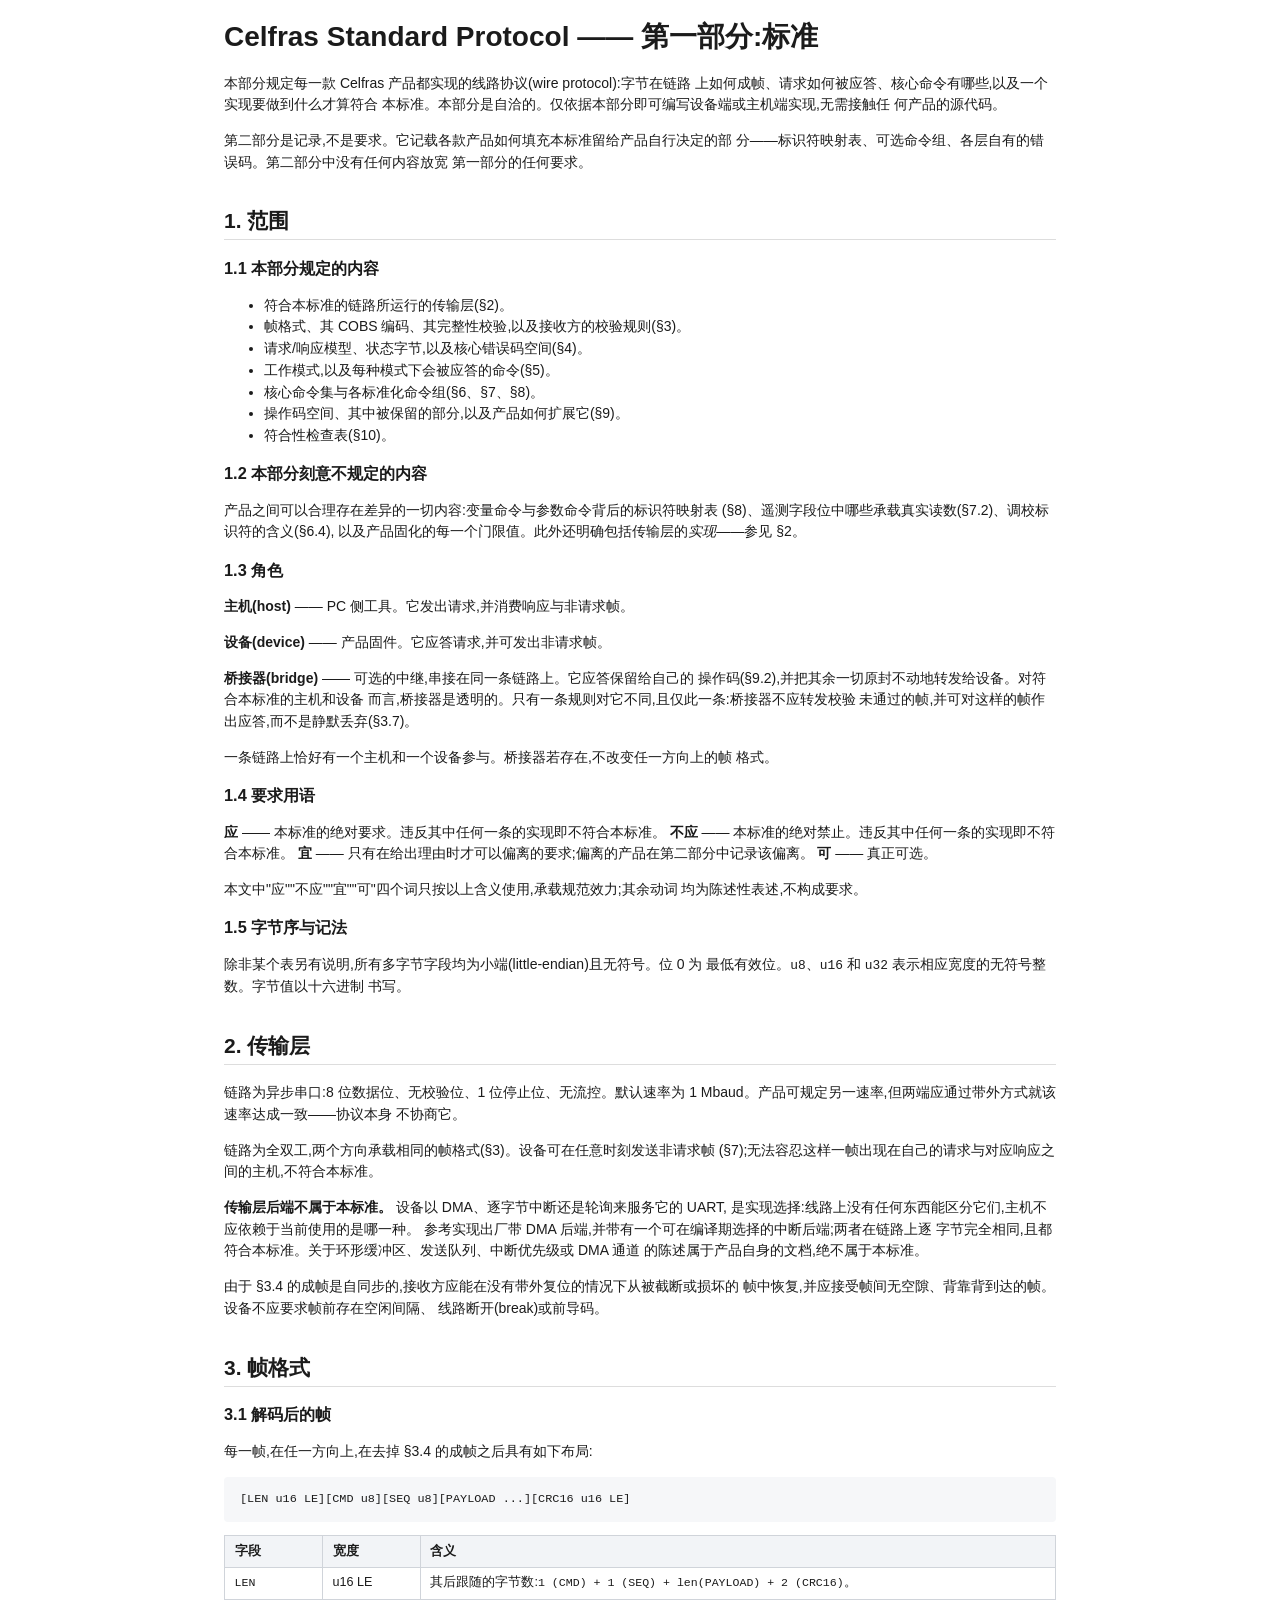
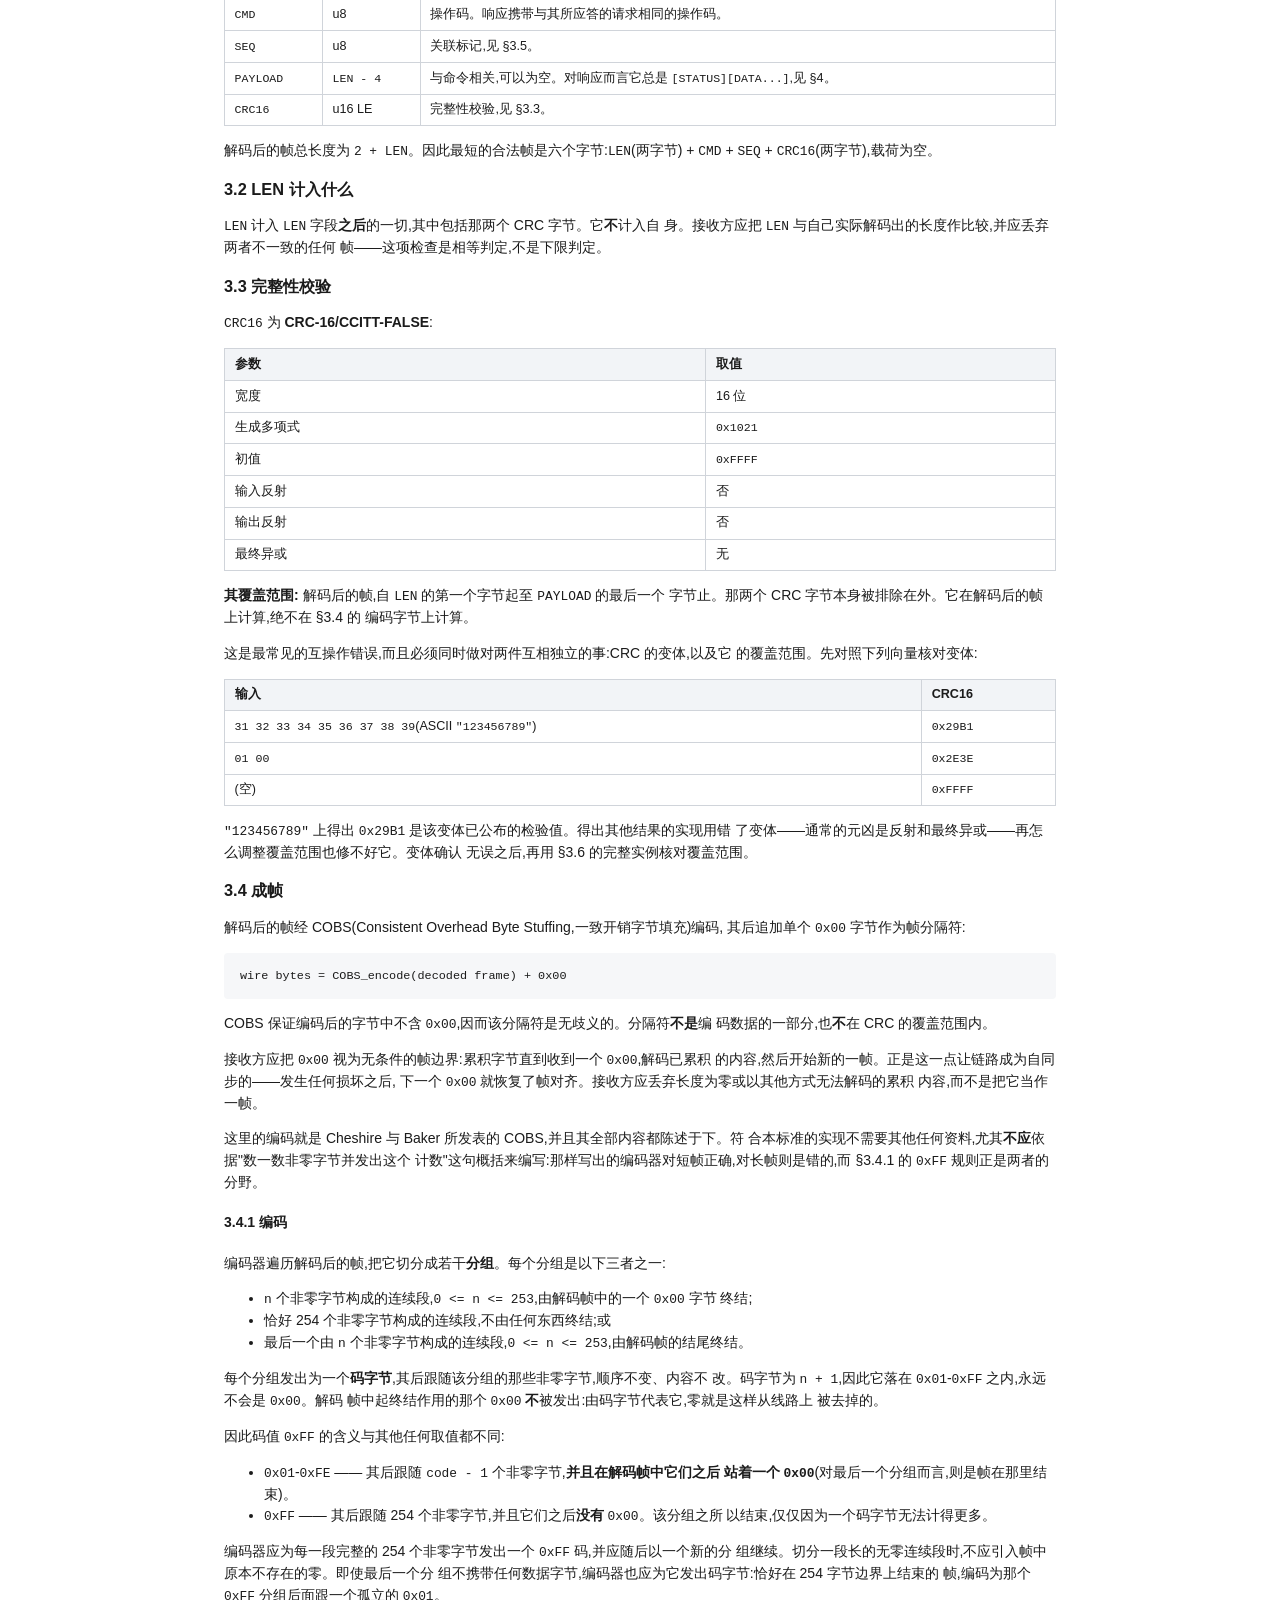
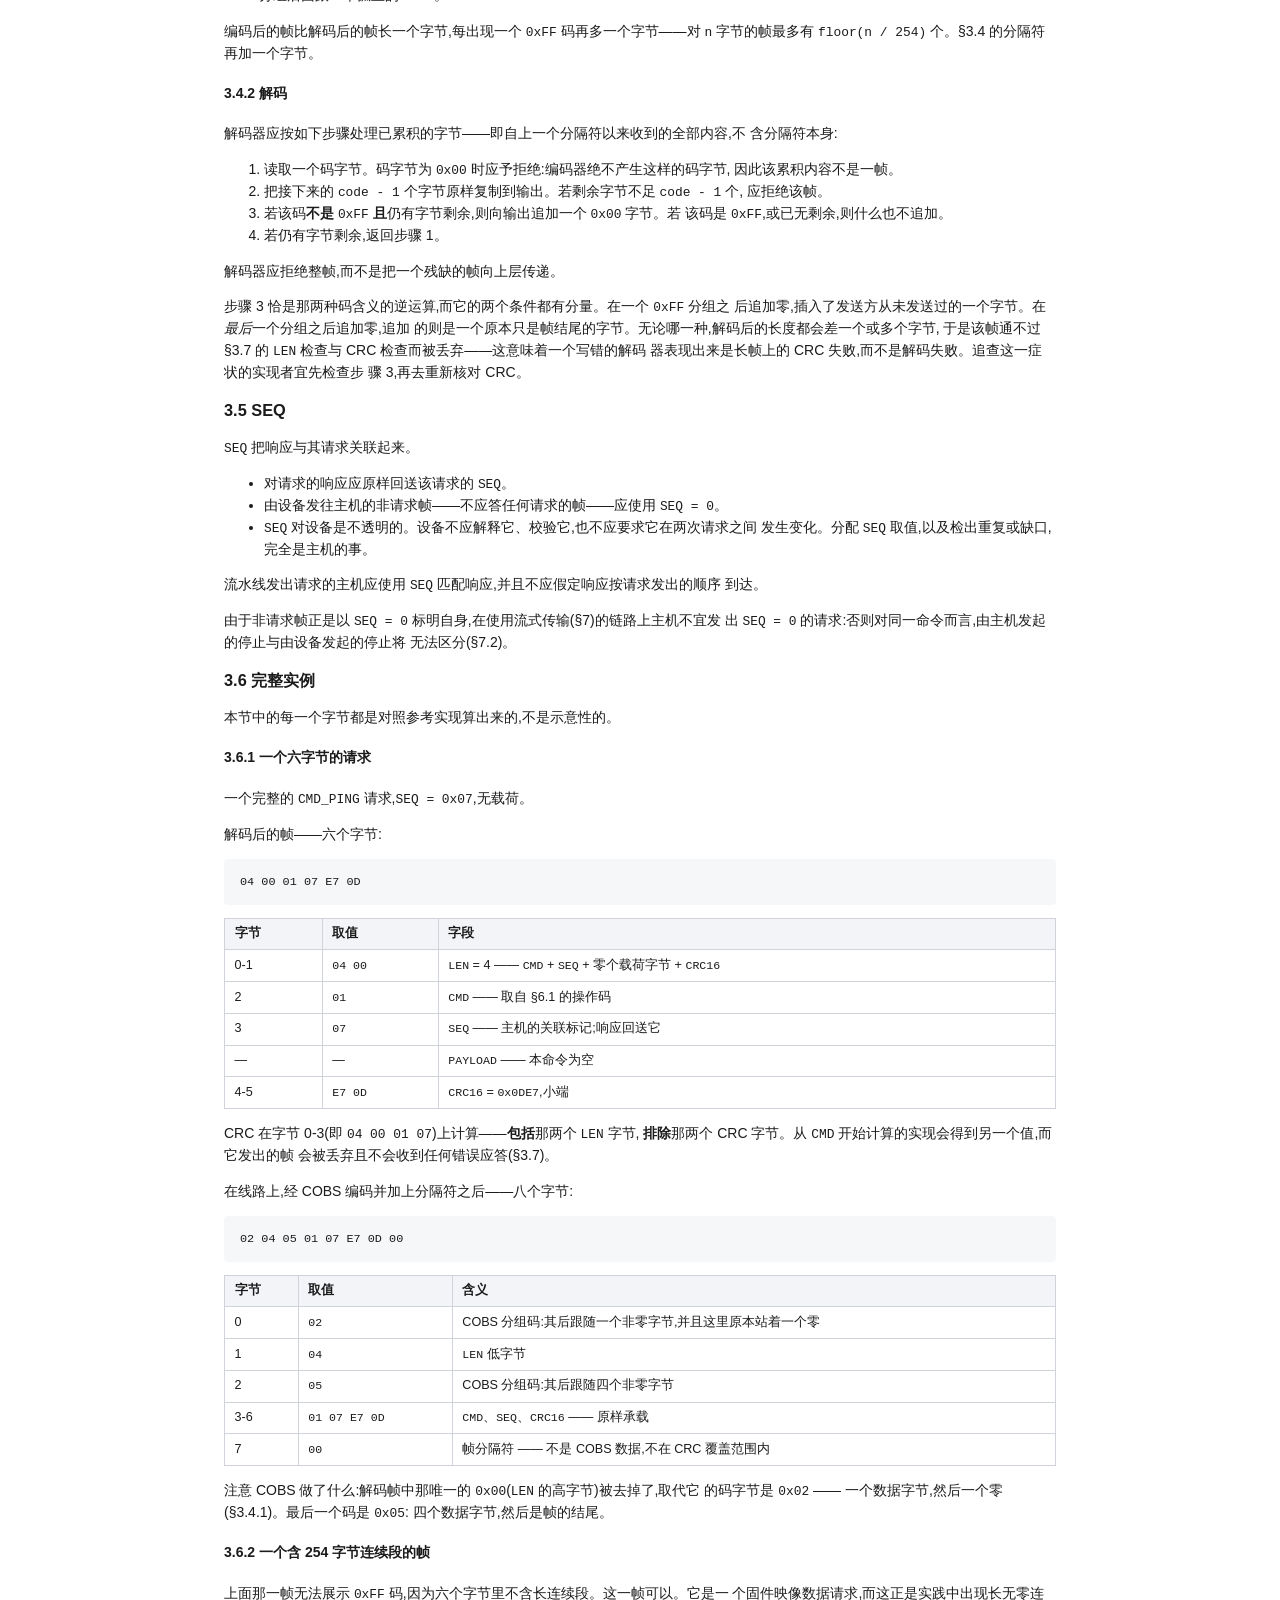
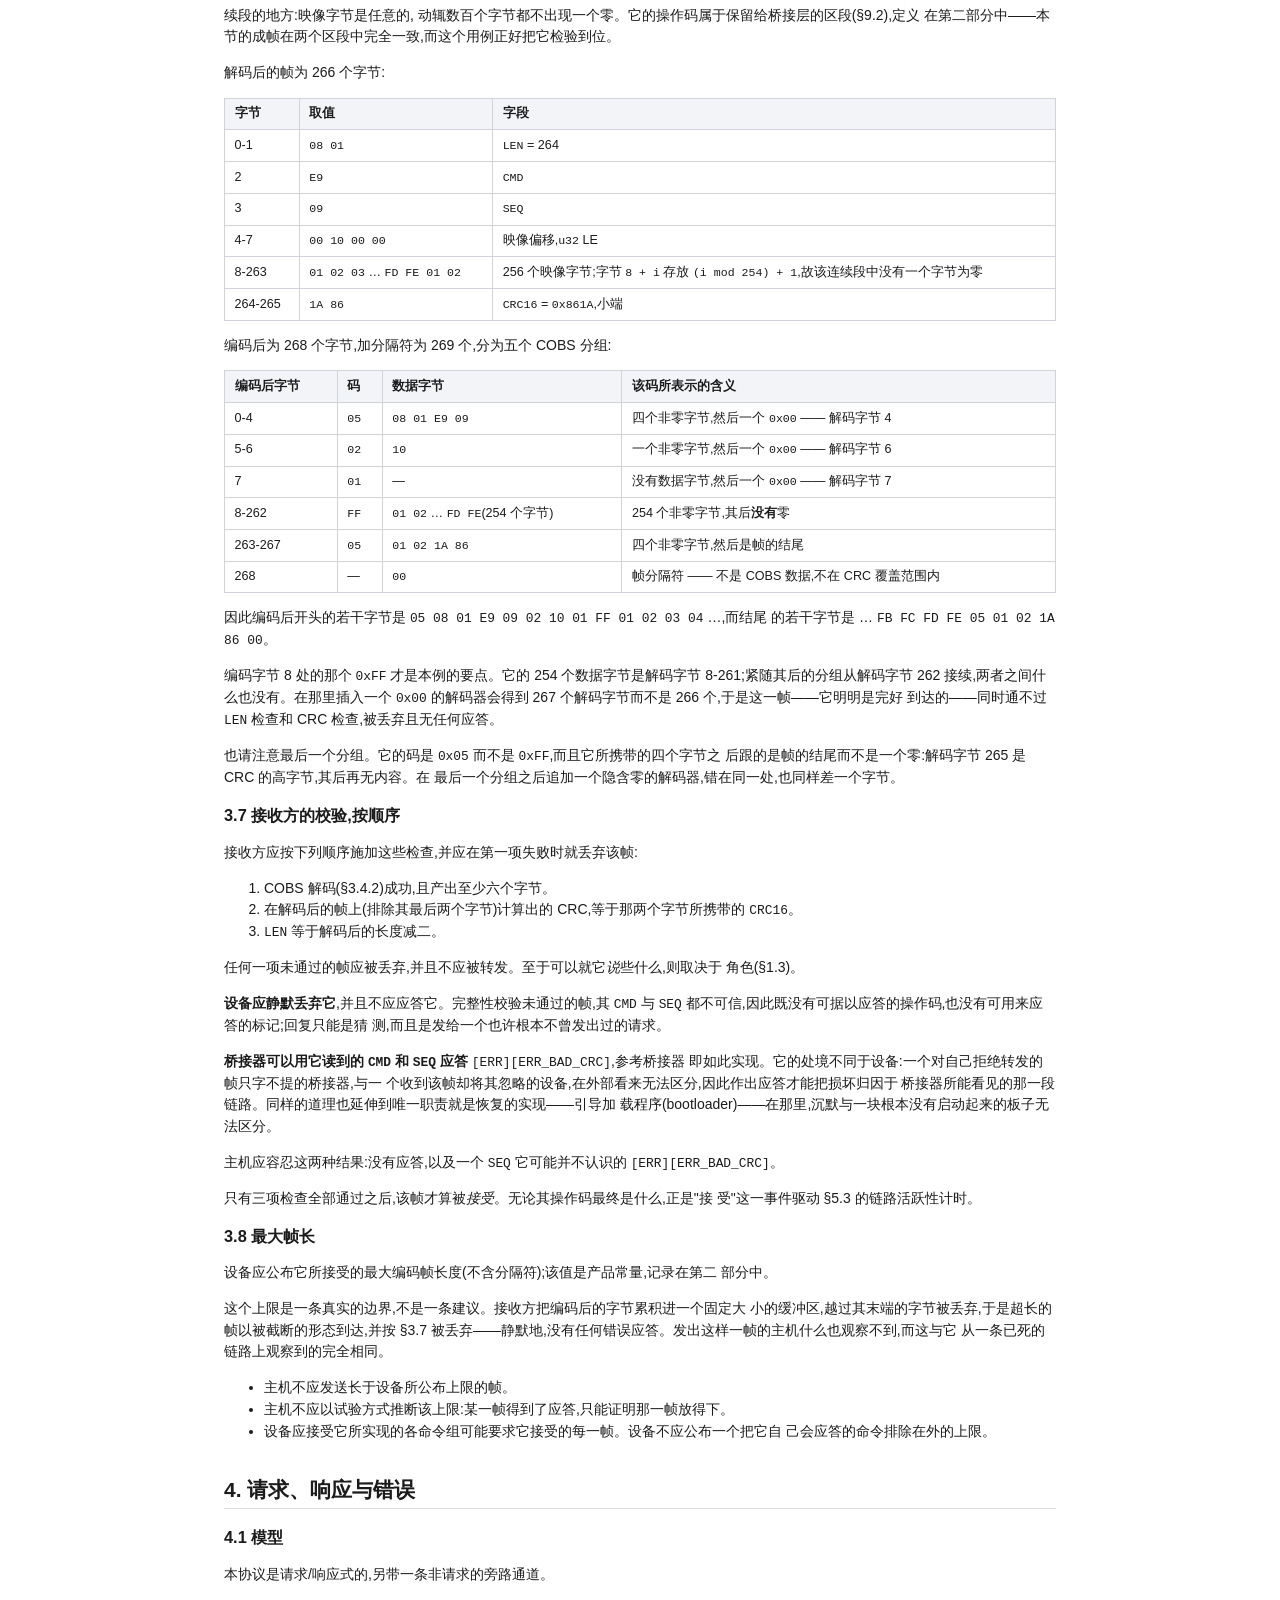
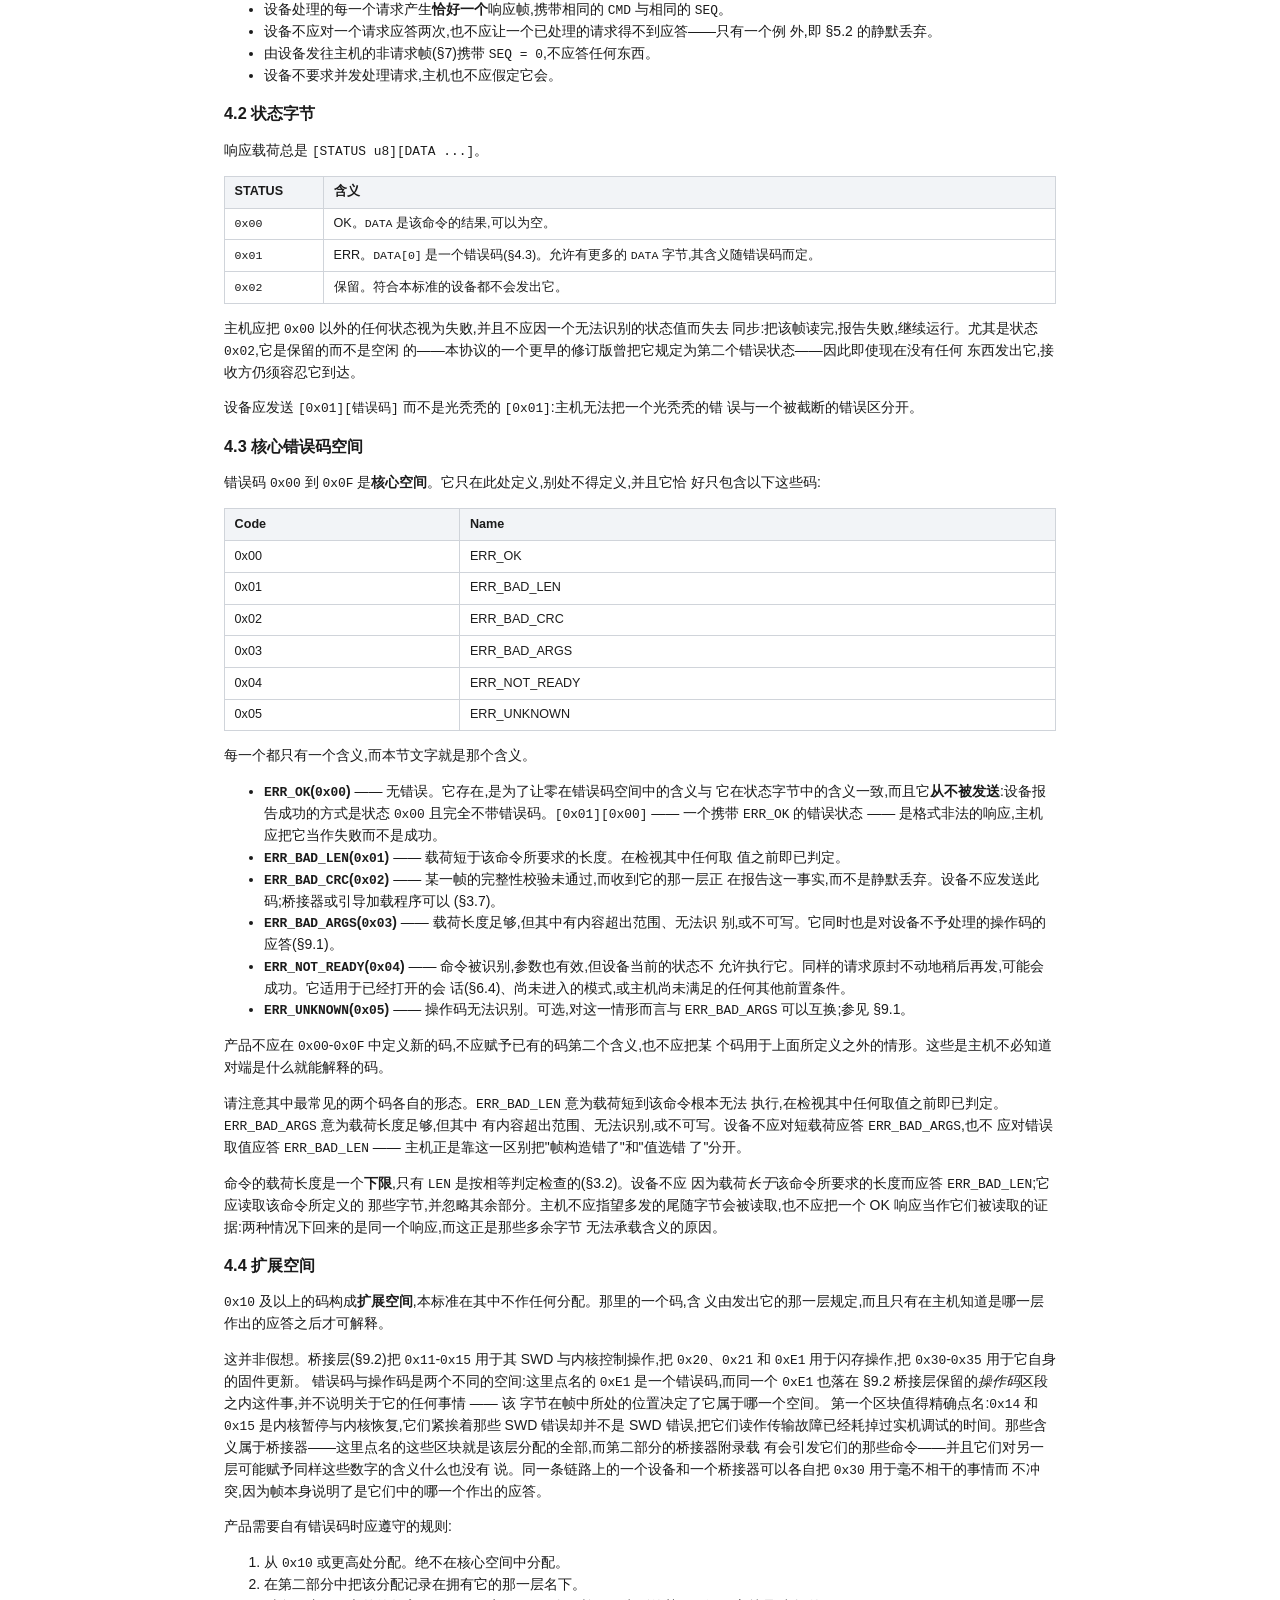
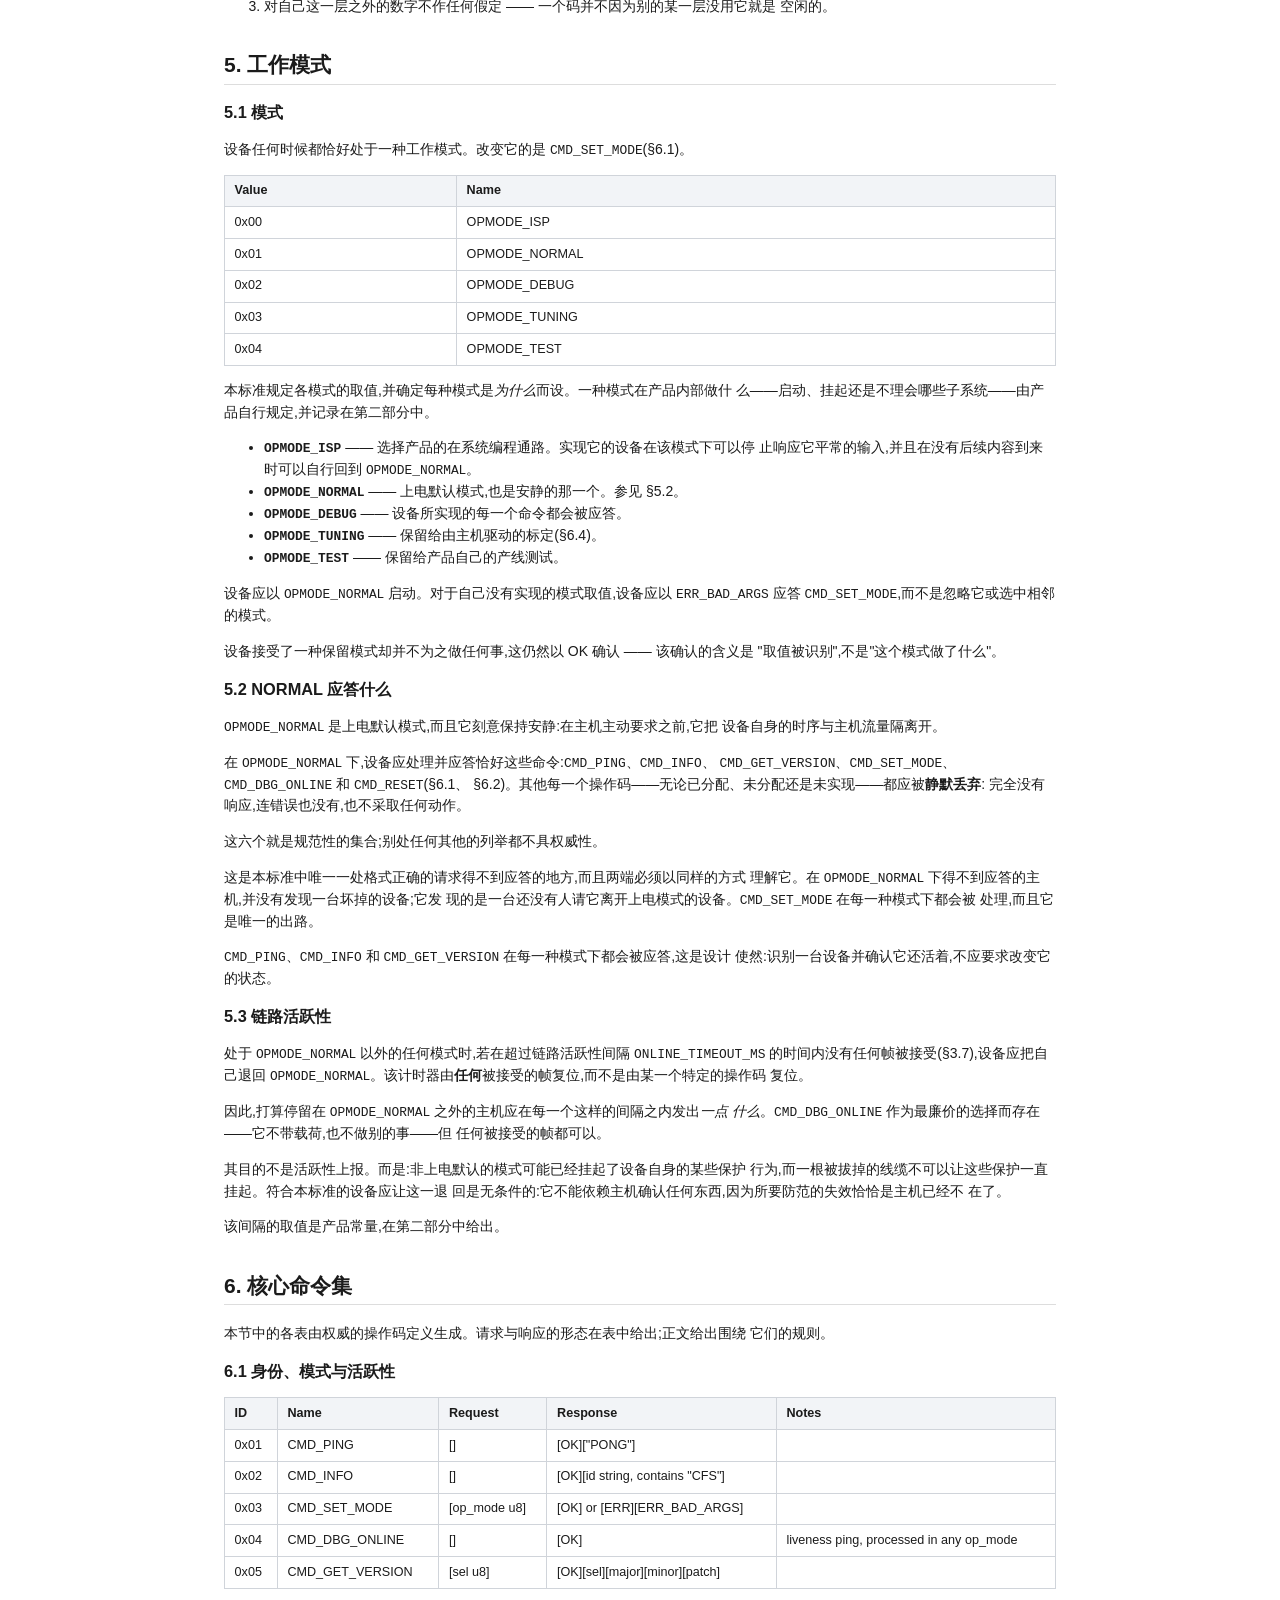
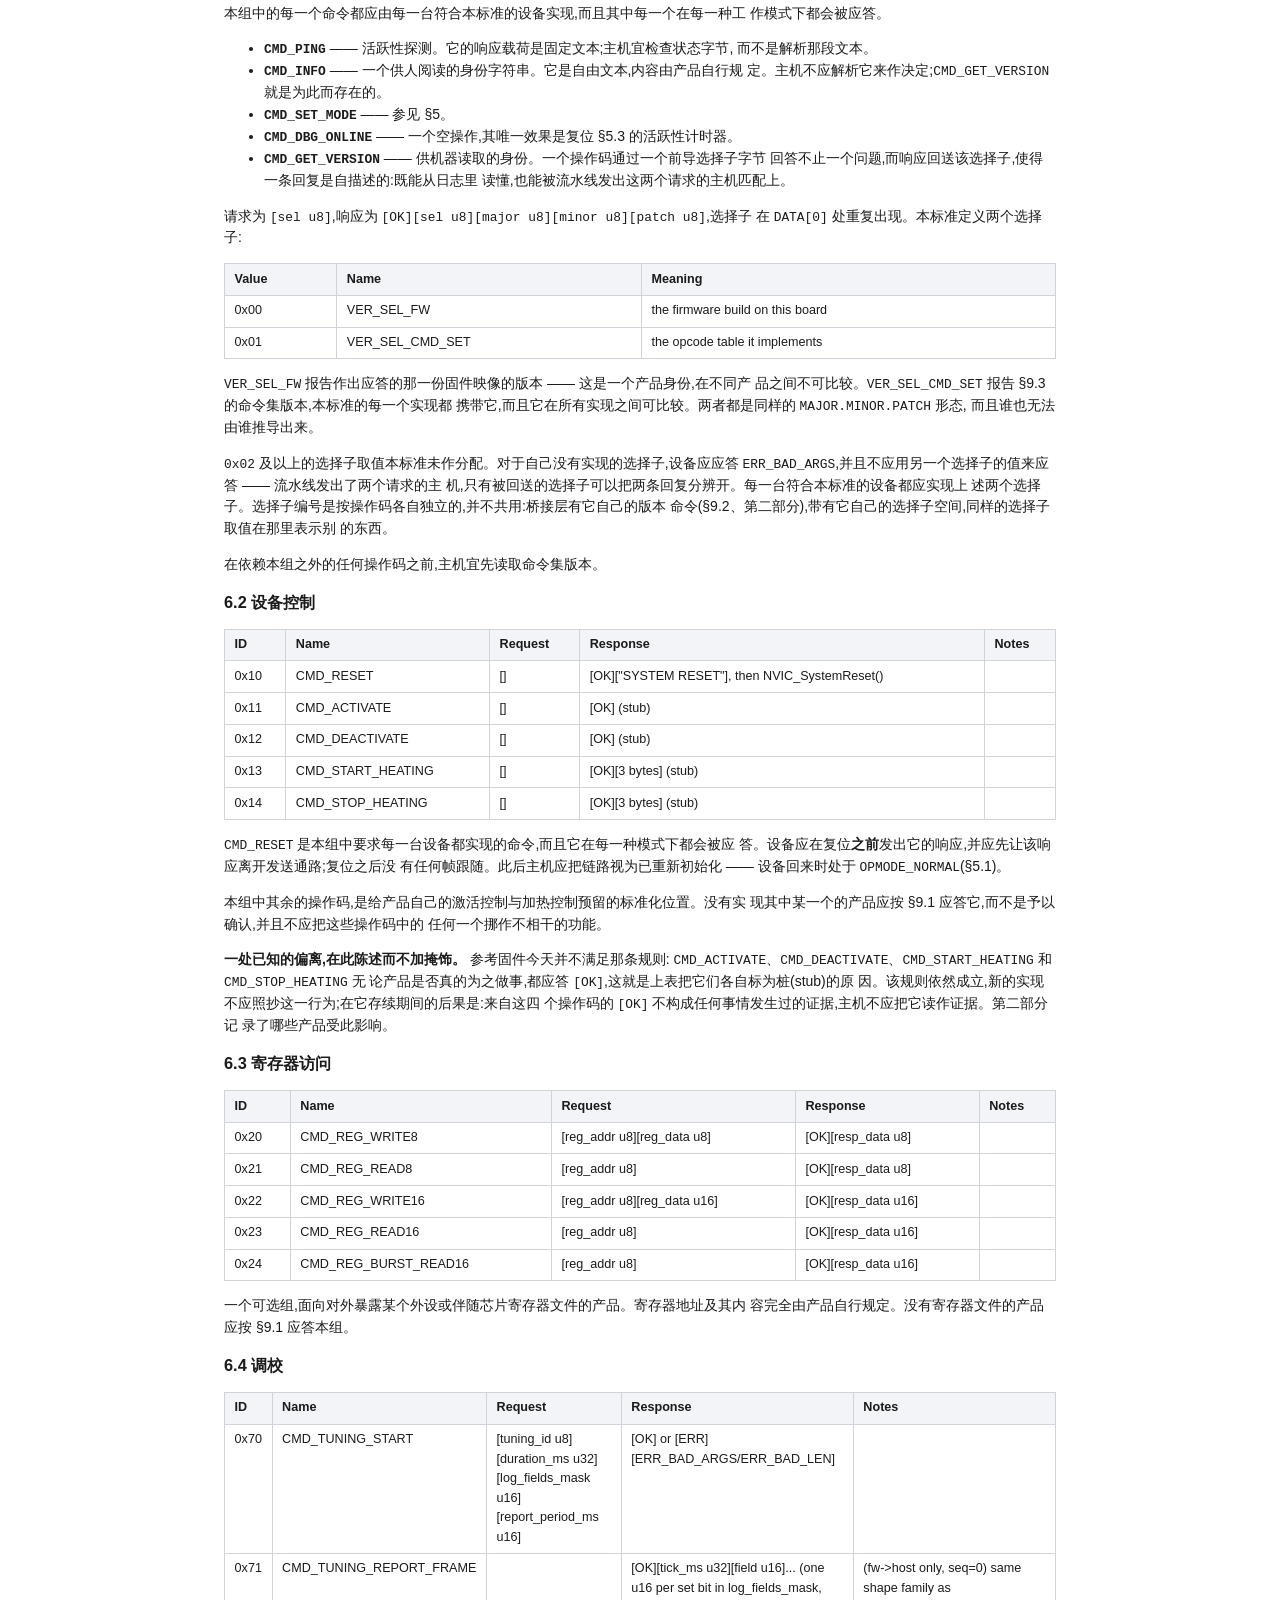
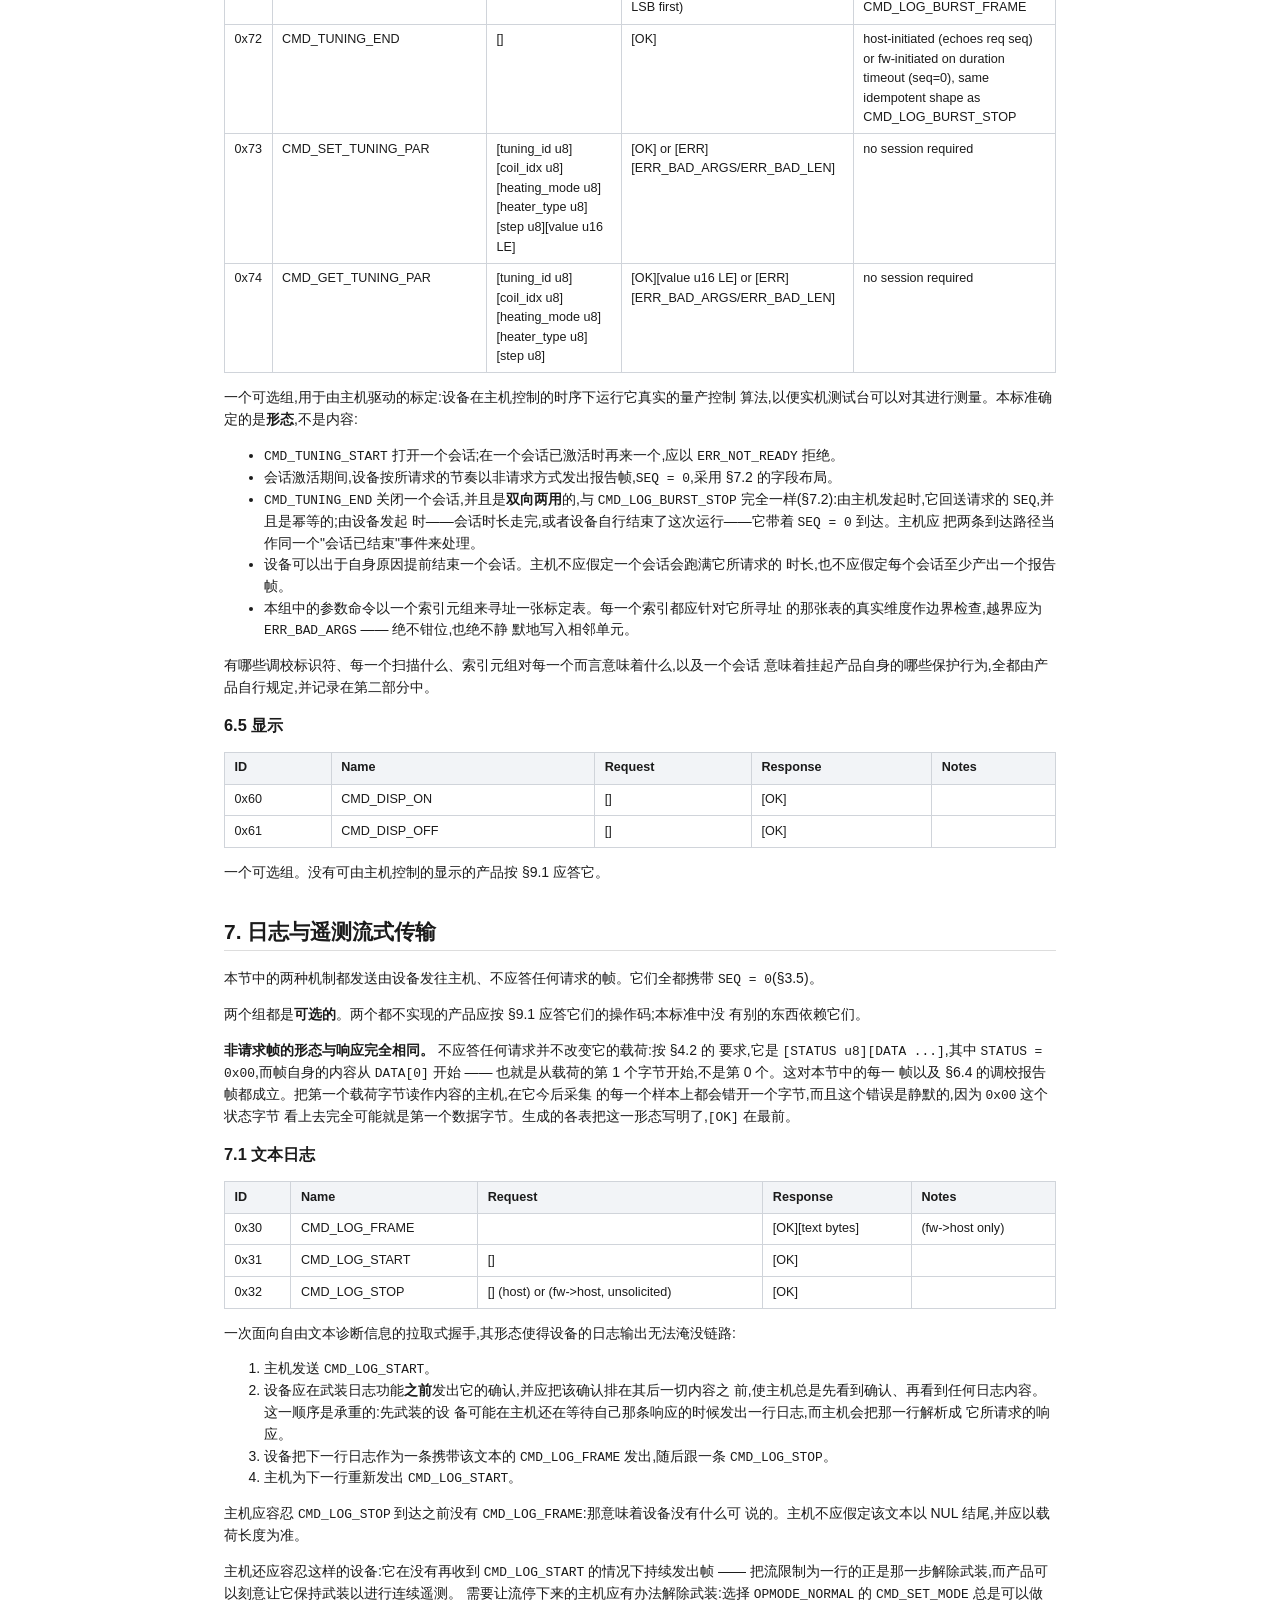
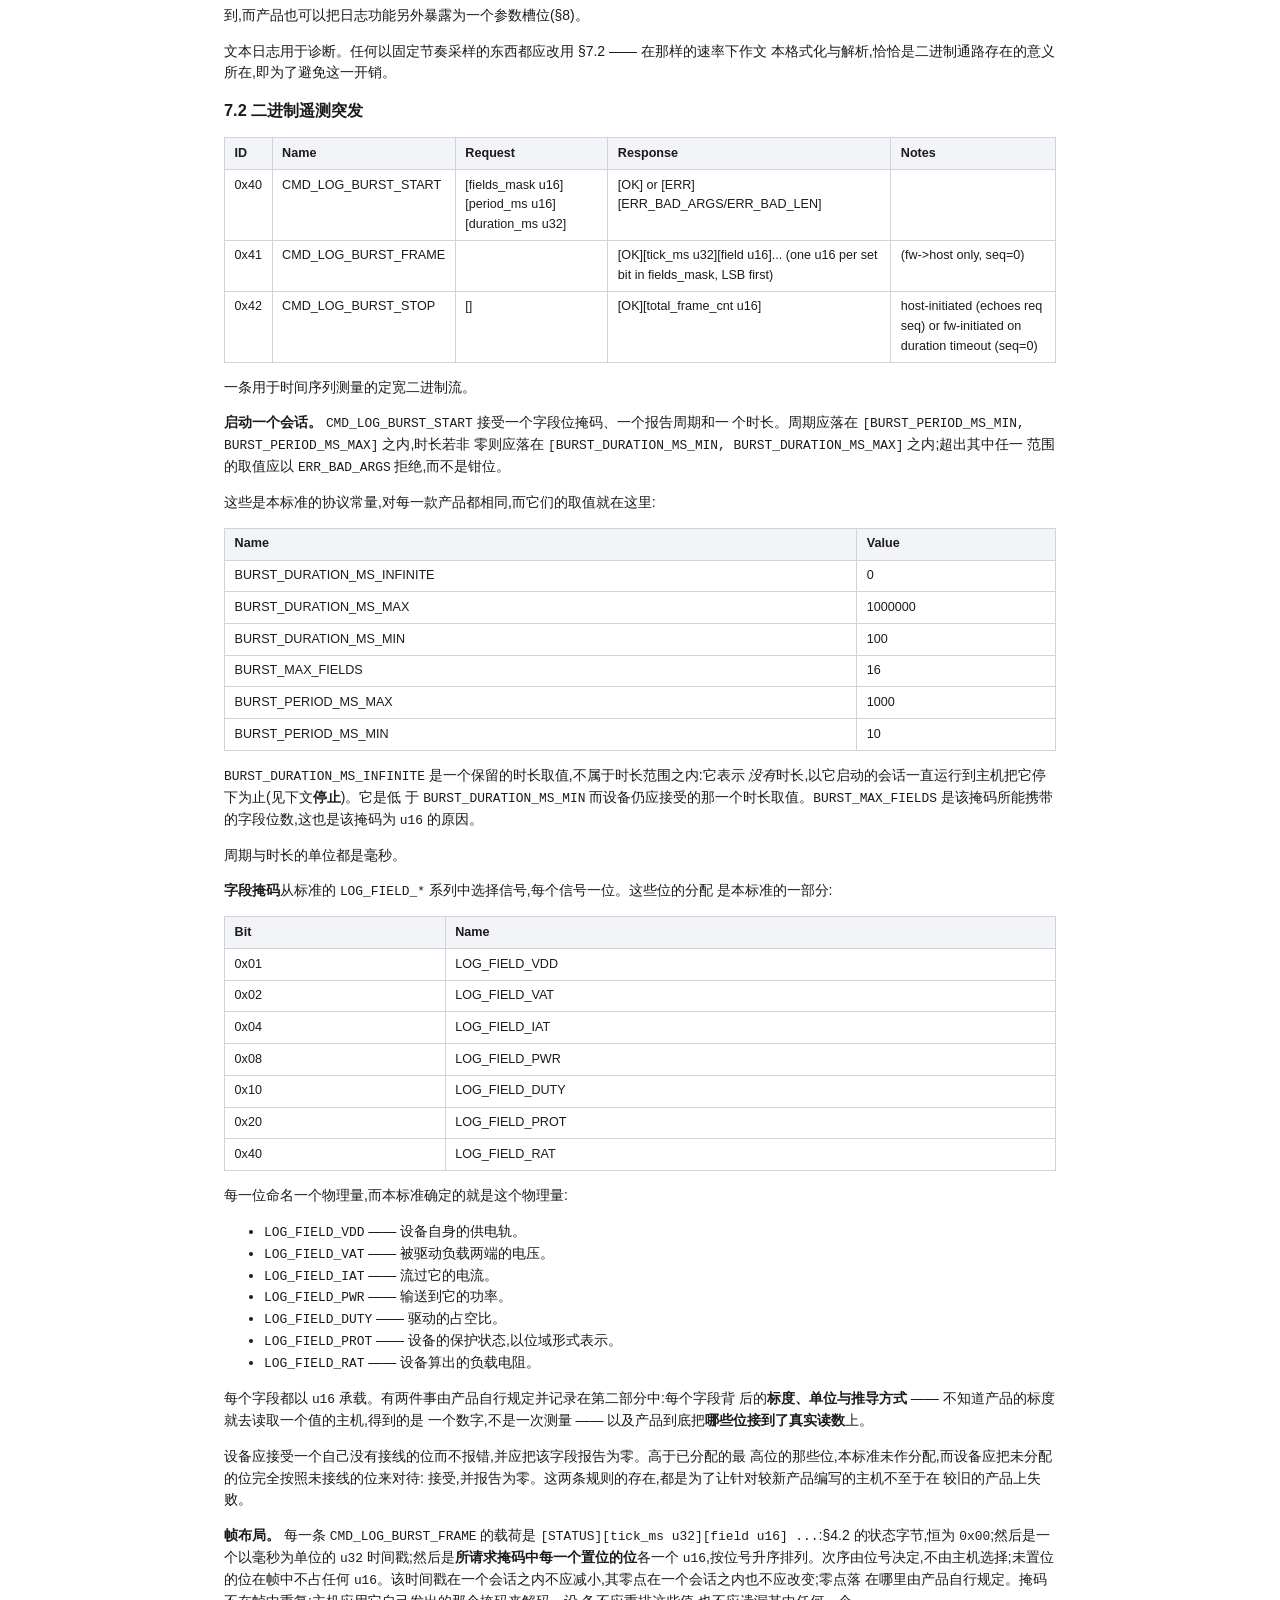
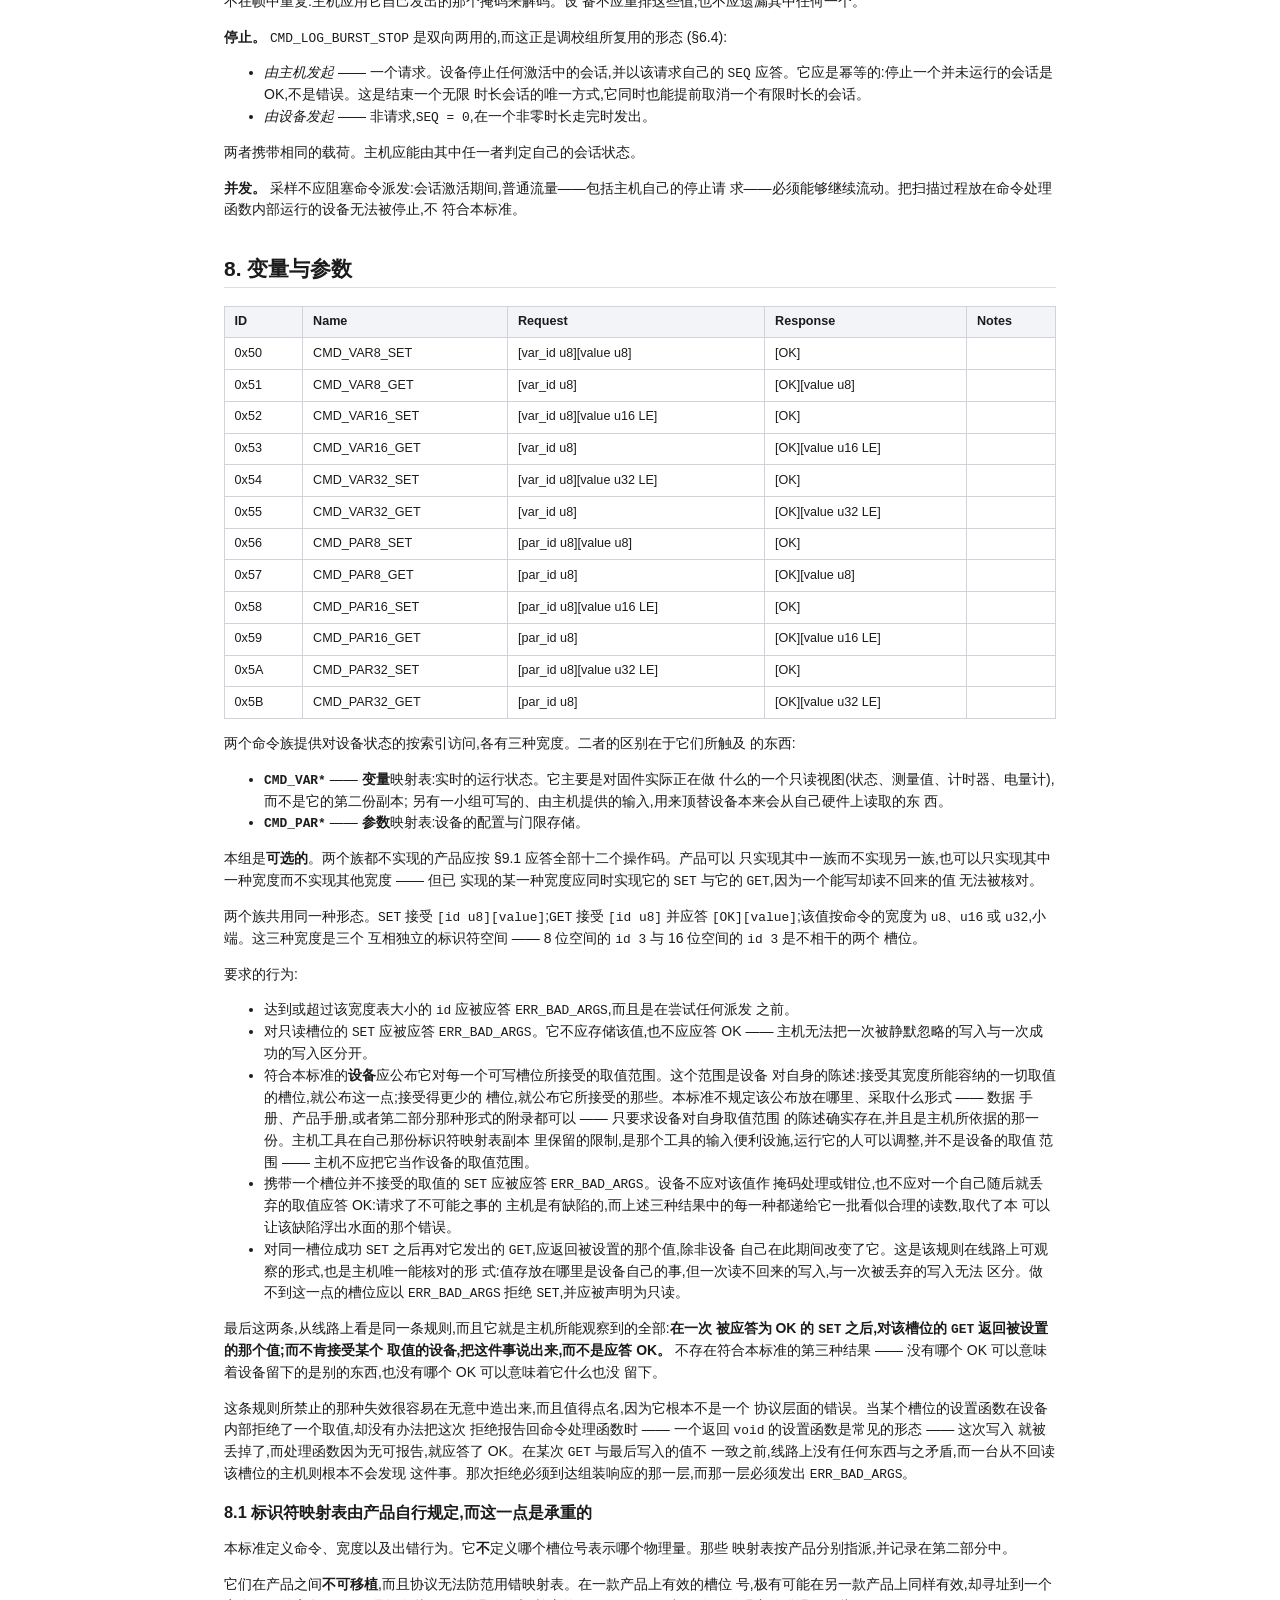
<file: site/zh.html>
<!doctype html>
<html lang="zh">
<head>
<meta charset="utf-8">
<meta name="viewport" content="width=device-width, initial-scale=1">
<title>Celfras Standard Protocol V4.1.0</title>
<style>
:root { --font-body: "Microsoft YaHei", "Noto Sans SC", sans-serif; }
@page { size: A4; margin: 20mm 16mm 18mm; }
body { font-family: var(--font-body); font-size: 10.5pt; line-height: 1.55;
       color: #1b1b1b; margin: 0; }
main { max-width: 52rem; margin: 0 auto; padding: 0 1rem 4rem; }
h1, h2, h3 { line-height: 1.25; }
h2 { border-bottom: 1px solid #ddd; padding-bottom: .3rem; margin-top: 2.2rem; }
code, pre { font-family: Consolas, "Cascadia Mono", monospace; font-size: .92em; }
pre { background: #f6f7f9; padding: .8rem 1rem; border-radius: 4px;
      overflow-x: auto; }
.tw { overflow-x: auto; }
table { border-collapse: collapse; width: 100%; font-size: .9em; }
th, td { border: 1px solid #d0d4da; padding: .35rem .6rem;
         text-align: left; vertical-align: top; }
th { background: #f2f4f7; }
tr, table { page-break-inside: auto; }
h2, h3 { page-break-after: avoid; }
.cover { page-break-after: always; padding-top: 32vh; text-align: center; }
.cover h1 { font-size: 2.4rem; margin: 0; }
.cover .ver { font-size: 1.3rem; color: #555; }
.badge-internal { margin-top: 2rem; color: #a1160a; font-weight: 700;
                  letter-spacing: .06em; }

/* Web relies on .tw's horizontal scrollbar to keep the generated opcode and
   par/var tables usable; a printed page (or print-to-PDF) has no scrollbar,
   so anything wider than the page is silently clipped at the edge instead.
   Make wide tables fit on paper without touching the web layout above. */
@media print {
  .tw { overflow: visible; }
  table { font-size: .72em; }
  th, td { overflow-wrap: anywhere; }
}

</style>
</head>
<body class="web">

<main><h1 id="celfras-standard-protocol">Celfras Standard Protocol —— 第一部分:标准</h1>
<p>本部分规定每一款 Celfras 产品都实现的线路协议(wire protocol):字节在链路
上如何成帧、请求如何被应答、核心命令有哪些,以及一个实现要做到什么才算符合
本标准。本部分是自洽的。仅依据本部分即可编写设备端或主机端实现,无需接触任
何产品的源代码。</p>
<p>第二部分是记录,不是要求。它记载各款产品如何填充本标准留给产品自行决定的部
分——标识符映射表、可选命令组、各层自有的错误码。第二部分中没有任何内容放宽
第一部分的任何要求。</p>
<h2 id="1">1. 范围</h2>
<h3 id="11">1.1 本部分规定的内容</h3>
<ul>
<li>符合本标准的链路所运行的传输层(§2)。</li>
<li>帧格式、其 COBS 编码、其完整性校验,以及接收方的校验规则(§3)。</li>
<li>请求/响应模型、状态字节,以及核心错误码空间(§4)。</li>
<li>工作模式,以及每种模式下会被应答的命令(§5)。</li>
<li>核心命令集与各标准化命令组(§6、§7、§8)。</li>
<li>操作码空间、其中被保留的部分,以及产品如何扩展它(§9)。</li>
<li>符合性检查表(§10)。</li>
</ul>
<h3 id="12">1.2 本部分刻意不规定的内容</h3>
<p>产品之间可以合理存在差异的一切内容:变量命令与参数命令背后的标识符映射表
(§8)、遥测字段位中哪些承载真实读数(§7.2)、调校标识符的含义(§6.4),
以及产品固化的每一个门限值。此外还明确包括传输层的<em>实现</em>——参见 §2。</p>
<h3 id="13">1.3 角色</h3>
<p><strong>主机(host)</strong> —— PC 侧工具。它发出请求,并消费响应与非请求帧。</p>
<p><strong>设备(device)</strong> —— 产品固件。它应答请求,并可发出非请求帧。</p>
<p><strong>桥接器(bridge)</strong> —— 可选的中继,串接在同一条链路上。它应答保留给自己的
操作码(§9.2),并把其余一切原封不动地转发给设备。对符合本标准的主机和设备
而言,桥接器是透明的。只有一条规则对它不同,且仅此一条:桥接器不应转发校验
未通过的帧,并可对这样的帧作出应答,而不是静默丢弃(§3.7)。</p>
<p>一条链路上恰好有一个主机和一个设备参与。桥接器若存在,不改变任一方向上的帧
格式。</p>
<h3 id="14">1.4 要求用语</h3>
<p><strong>应</strong> —— 本标准的绝对要求。违反其中任何一条的实现即不符合本标准。
<strong>不应</strong> —— 本标准的绝对禁止。违反其中任何一条的实现即不符合本标准。
<strong>宜</strong> —— 只有在给出理由时才可以偏离的要求;偏离的产品在第二部分中记录该偏离。
<strong>可</strong> —— 真正可选。</p>
<p>本文中"应""不应""宜""可"四个词只按以上含义使用,承载规范效力;其余动词
均为陈述性表述,不构成要求。</p>
<h3 id="15">1.5 字节序与记法</h3>
<p>除非某个表另有说明,所有多字节字段均为小端(little-endian)且无符号。位 0 为
最低有效位。<code>u8</code>、<code>u16</code> 和 <code>u32</code> 表示相应宽度的无符号整数。字节值以十六进制
书写。</p>
<h2 id="2">2. 传输层</h2>
<p>链路为异步串口:8 位数据位、无校验位、1 位停止位、无流控。默认速率为
1 Mbaud。产品可规定另一速率,但两端应通过带外方式就该速率达成一致——协议本身
不协商它。</p>
<p>链路为全双工,两个方向承载相同的帧格式(§3)。设备可在任意时刻发送非请求帧
(§7);无法容忍这样一帧出现在自己的请求与对应响应之间的主机,不符合本标准。</p>
<p><strong>传输层后端不属于本标准。</strong> 设备以 DMA、逐字节中断还是轮询来服务它的 UART,
是实现选择:线路上没有任何东西能区分它们,主机不应依赖于当前使用的是哪一种。
参考实现出厂带 DMA 后端,并带有一个可在编译期选择的中断后端;两者在链路上逐
字节完全相同,且都符合本标准。关于环形缓冲区、发送队列、中断优先级或 DMA 通道
的陈述属于产品自身的文档,绝不属于本标准。</p>
<p>由于 §3.4 的成帧是自同步的,接收方应能在没有带外复位的情况下从被截断或损坏的
帧中恢复,并应接受帧间无空隙、背靠背到达的帧。设备不应要求帧前存在空闲间隔、
线路断开(break)或前导码。</p>
<h2 id="3">3. 帧格式</h2>
<h3 id="31">3.1 解码后的帧</h3>
<p>每一帧,在任一方向上,在去掉 §3.4 的成帧之后具有如下布局:</p>
<pre><code>[LEN u16 LE][CMD u8][SEQ u8][PAYLOAD ...][CRC16 u16 LE]
</code></pre>
<table>
<thead>
<tr>
<th>字段</th>
<th>宽度</th>
<th>含义</th>
</tr>
</thead>
<tbody>
<tr>
<td><code>LEN</code></td>
<td>u16 LE</td>
<td>其后跟随的字节数:<code>1 (CMD) + 1 (SEQ) + len(PAYLOAD) + 2 (CRC16)</code>。</td>
</tr>
<tr>
<td><code>CMD</code></td>
<td>u8</td>
<td>操作码。响应携带与其所应答的请求相同的操作码。</td>
</tr>
<tr>
<td><code>SEQ</code></td>
<td>u8</td>
<td>关联标记,见 §3.5。</td>
</tr>
<tr>
<td><code>PAYLOAD</code></td>
<td><code>LEN - 4</code></td>
<td>与命令相关,可以为空。对响应而言它总是 <code>[STATUS][DATA...]</code>,见 §4。</td>
</tr>
<tr>
<td><code>CRC16</code></td>
<td>u16 LE</td>
<td>完整性校验,见 §3.3。</td>
</tr>
</tbody>
</table>
<p>解码后的帧总长度为 <code>2 + LEN</code>。因此最短的合法帧是六个字节:<code>LEN</code>(两字节)
+ <code>CMD</code> + <code>SEQ</code> + <code>CRC16</code>(两字节),载荷为空。</p>
<h3 id="32-len">3.2 LEN 计入什么</h3>
<p><code>LEN</code> 计入 <code>LEN</code> 字段<strong>之后</strong>的一切,其中包括那两个 CRC 字节。它<strong>不</strong>计入自
身。接收方应把 <code>LEN</code> 与自己实际解码出的长度作比较,并应丢弃两者不一致的任何
帧——这项检查是相等判定,不是下限判定。</p>
<h3 id="33">3.3 完整性校验</h3>
<p><code>CRC16</code> 为 <strong>CRC-16/CCITT-FALSE</strong>:</p>
<table>
<thead>
<tr>
<th>参数</th>
<th>取值</th>
</tr>
</thead>
<tbody>
<tr>
<td>宽度</td>
<td>16 位</td>
</tr>
<tr>
<td>生成多项式</td>
<td><code>0x1021</code></td>
</tr>
<tr>
<td>初值</td>
<td><code>0xFFFF</code></td>
</tr>
<tr>
<td>输入反射</td>
<td>否</td>
</tr>
<tr>
<td>输出反射</td>
<td>否</td>
</tr>
<tr>
<td>最终异或</td>
<td>无</td>
</tr>
</tbody>
</table>
<p><strong>其覆盖范围:</strong> 解码后的帧,自 <code>LEN</code> 的第一个字节起至 <code>PAYLOAD</code> 的最后一个
字节止。那两个 CRC 字节本身被排除在外。它在解码后的帧上计算,绝不在 §3.4 的
编码字节上计算。</p>
<p>这是最常见的互操作错误,而且必须同时做对两件互相独立的事:CRC 的变体,以及它
的覆盖范围。先对照下列向量核对变体:</p>
<table>
<thead>
<tr>
<th>输入</th>
<th>CRC16</th>
</tr>
</thead>
<tbody>
<tr>
<td><code>31 32 33 34 35 36 37 38 39</code>(ASCII <code>"123456789"</code>)</td>
<td><code>0x29B1</code></td>
</tr>
<tr>
<td><code>01 00</code></td>
<td><code>0x2E3E</code></td>
</tr>
<tr>
<td>(空)</td>
<td><code>0xFFFF</code></td>
</tr>
</tbody>
</table>
<p><code>"123456789"</code> 上得出 <code>0x29B1</code> 是该变体已公布的检验值。得出其他结果的实现用错
了变体——通常的元凶是反射和最终异或——再怎么调整覆盖范围也修不好它。变体确认
无误之后,再用 §3.6 的完整实例核对覆盖范围。</p>
<h3 id="34">3.4 成帧</h3>
<p>解码后的帧经 COBS(Consistent Overhead Byte Stuffing,一致开销字节填充)编码,
其后追加单个 <code>0x00</code> 字节作为帧分隔符:</p>
<pre><code>wire bytes = COBS_encode(decoded frame) + 0x00
</code></pre>
<p>COBS 保证编码后的字节中不含 <code>0x00</code>,因而该分隔符是无歧义的。分隔符<strong>不是</strong>编
码数据的一部分,也<strong>不</strong>在 CRC 的覆盖范围内。</p>
<p>接收方应把 <code>0x00</code> 视为无条件的帧边界:累积字节直到收到一个 <code>0x00</code>,解码已累积
的内容,然后开始新的一帧。正是这一点让链路成为自同步的——发生任何损坏之后,
下一个 <code>0x00</code> 就恢复了帧对齐。接收方应丢弃长度为零或以其他方式无法解码的累积
内容,而不是把它当作一帧。</p>
<p>这里的编码就是 Cheshire 与 Baker 所发表的 COBS,并且其全部内容都陈述于下。符
合本标准的实现不需要其他任何资料,尤其<strong>不应</strong>依据"数一数非零字节并发出这个
计数"这句概括来编写:那样写出的编码器对短帧正确,对长帧则是错的,而 §3.4.1 的
<code>0xFF</code> 规则正是两者的分野。</p>
<h4 id="341">3.4.1 编码</h4>
<p>编码器遍历解码后的帧,把它切分成若干<strong>分组</strong>。每个分组是以下三者之一:</p>
<ul>
<li><code>n</code> 个非零字节构成的连续段,<code>0 &lt;= n &lt;= 253</code>,由解码帧中的一个 <code>0x00</code> 字节
  终结;</li>
<li>恰好 254 个非零字节构成的连续段,不由任何东西终结;或</li>
<li>最后一个由 <code>n</code> 个非零字节构成的连续段,<code>0 &lt;= n &lt;= 253</code>,由解码帧的结尾终结。</li>
</ul>
<p>每个分组发出为一个<strong>码字节</strong>,其后跟随该分组的那些非零字节,顺序不变、内容不
改。码字节为 <code>n + 1</code>,因此它落在 <code>0x01</code>-<code>0xFF</code> 之内,永远不会是 <code>0x00</code>。解码
帧中起终结作用的那个 <code>0x00</code> <strong>不</strong>被发出:由码字节代表它,零就是这样从线路上
被去掉的。</p>
<p>因此码值 <code>0xFF</code> 的含义与其他任何取值都不同:</p>
<ul>
<li><code>0x01</code>-<code>0xFE</code> —— 其后跟随 <code>code - 1</code> 个非零字节,<strong>并且在解码帧中它们之后
  站着一个 <code>0x00</code></strong>(对最后一个分组而言,则是帧在那里结束)。</li>
<li><code>0xFF</code> —— 其后跟随 254 个非零字节,并且它们之后<strong>没有</strong> <code>0x00</code>。该分组之所
  以结束,仅仅因为一个码字节无法计得更多。</li>
</ul>
<p>编码器应为每一段完整的 254 个非零字节发出一个 <code>0xFF</code> 码,并应随后以一个新的分
组继续。切分一段长的无零连续段时,不应引入帧中原本不存在的零。即使最后一个分
组不携带任何数据字节,编码器也应为它发出码字节:恰好在 254 字节边界上结束的
帧,编码为那个 <code>0xFF</code> 分组后面跟一个孤立的 <code>0x01</code>。</p>
<p>编码后的帧比解码后的帧长一个字节,每出现一个 <code>0xFF</code> 码再多一个字节——对 <code>n</code>
字节的帧最多有 <code>floor(n / 254)</code> 个。§3.4 的分隔符再加一个字节。</p>
<h4 id="342">3.4.2 解码</h4>
<p>解码器应按如下步骤处理已累积的字节——即自上一个分隔符以来收到的全部内容,不
含分隔符本身:</p>
<ol>
<li>读取一个码字节。码字节为 <code>0x00</code> 时应予拒绝:编码器绝不产生这样的码字节,
   因此该累积内容不是一帧。</li>
<li>把接下来的 <code>code - 1</code> 个字节原样复制到输出。若剩余字节不足 <code>code - 1</code> 个,
   应拒绝该帧。</li>
<li>若该码<strong>不是</strong> <code>0xFF</code> <strong>且</strong>仍有字节剩余,则向输出追加一个 <code>0x00</code> 字节。若
   该码是 <code>0xFF</code>,或已无剩余,则什么也不追加。</li>
<li>若仍有字节剩余,返回步骤 1。</li>
</ol>
<p>解码器应拒绝整帧,而不是把一个残缺的帧向上层传递。</p>
<p>步骤 3 恰是那两种码含义的逆运算,而它的两个条件都有分量。在一个 <code>0xFF</code> 分组之
后追加零,插入了发送方从未发送过的一个字节。在<em>最后</em>一个分组之后追加零,追加
的则是一个原本只是帧结尾的字节。无论哪一种,解码后的长度都会差一个或多个字节,
于是该帧通不过 §3.7 的 <code>LEN</code> 检查与 CRC 检查而被丢弃——这意味着一个写错的解码
器表现出来是长帧上的 CRC 失败,而不是解码失败。追查这一症状的实现者宜先检查步
骤 3,再去重新核对 CRC。</p>
<h3 id="35-seq">3.5 SEQ</h3>
<p><code>SEQ</code> 把响应与其请求关联起来。</p>
<ul>
<li>对请求的响应应原样回送该请求的 <code>SEQ</code>。</li>
<li>由设备发往主机的非请求帧——不应答任何请求的帧——应使用 <code>SEQ = 0</code>。</li>
<li><code>SEQ</code> 对设备是不透明的。设备不应解释它、校验它,也不应要求它在两次请求之间
  发生变化。分配 <code>SEQ</code> 取值,以及检出重复或缺口,完全是主机的事。</li>
</ul>
<p>流水线发出请求的主机应使用 <code>SEQ</code> 匹配响应,并且不应假定响应按请求发出的顺序
到达。</p>
<p>由于非请求帧正是以 <code>SEQ = 0</code> 标明自身,在使用流式传输(§7)的链路上主机不宜发
出 <code>SEQ = 0</code> 的请求:否则对同一命令而言,由主机发起的停止与由设备发起的停止将
无法区分(§7.2)。</p>
<h3 id="36">3.6 完整实例</h3>
<p>本节中的每一个字节都是对照参考实现算出来的,不是示意性的。</p>
<h4 id="361">3.6.1 一个六字节的请求</h4>
<p>一个完整的 <code>CMD_PING</code> 请求,<code>SEQ = 0x07</code>,无载荷。</p>
<p>解码后的帧——六个字节:</p>
<pre><code>04 00 01 07 E7 0D
</code></pre>
<table>
<thead>
<tr>
<th>字节</th>
<th>取值</th>
<th>字段</th>
</tr>
</thead>
<tbody>
<tr>
<td>0-1</td>
<td><code>04 00</code></td>
<td><code>LEN</code> = 4 —— <code>CMD</code> + <code>SEQ</code> + 零个载荷字节 + <code>CRC16</code></td>
</tr>
<tr>
<td>2</td>
<td><code>01</code></td>
<td><code>CMD</code> —— 取自 §6.1 的操作码</td>
</tr>
<tr>
<td>3</td>
<td><code>07</code></td>
<td><code>SEQ</code> —— 主机的关联标记;响应回送它</td>
</tr>
<tr>
<td>—</td>
<td>—</td>
<td><code>PAYLOAD</code> —— 本命令为空</td>
</tr>
<tr>
<td>4-5</td>
<td><code>E7 0D</code></td>
<td><code>CRC16</code> = <code>0x0DE7</code>,小端</td>
</tr>
</tbody>
</table>
<p>CRC 在字节 0-3(即 <code>04 00 01 07</code>)上计算——<strong>包括</strong>那两个 <code>LEN</code> 字节,
<strong>排除</strong>那两个 CRC 字节。从 <code>CMD</code> 开始计算的实现会得到另一个值,而它发出的帧
会被丢弃且不会收到任何错误应答(§3.7)。</p>
<p>在线路上,经 COBS 编码并加上分隔符之后——八个字节:</p>
<pre><code>02 04 05 01 07 E7 0D 00
</code></pre>
<table>
<thead>
<tr>
<th>字节</th>
<th>取值</th>
<th>含义</th>
</tr>
</thead>
<tbody>
<tr>
<td>0</td>
<td><code>02</code></td>
<td>COBS 分组码:其后跟随一个非零字节,并且这里原本站着一个零</td>
</tr>
<tr>
<td>1</td>
<td><code>04</code></td>
<td><code>LEN</code> 低字节</td>
</tr>
<tr>
<td>2</td>
<td><code>05</code></td>
<td>COBS 分组码:其后跟随四个非零字节</td>
</tr>
<tr>
<td>3-6</td>
<td><code>01 07 E7 0D</code></td>
<td><code>CMD</code>、<code>SEQ</code>、<code>CRC16</code> —— 原样承载</td>
</tr>
<tr>
<td>7</td>
<td><code>00</code></td>
<td>帧分隔符 —— 不是 COBS 数据,不在 CRC 覆盖范围内</td>
</tr>
</tbody>
</table>
<p>注意 COBS 做了什么:解码帧中那唯一的 <code>0x00</code>(<code>LEN</code> 的高字节)被去掉了,取代它
的码字节是 <code>0x02</code> —— 一个数据字节,然后一个零(§3.4.1)。最后一个码是 <code>0x05</code>:
四个数据字节,然后是帧的结尾。</p>
<h4 id="362-254">3.6.2 一个含 254 字节连续段的帧</h4>
<p>上面那一帧无法展示 <code>0xFF</code> 码,因为六个字节里不含长连续段。这一帧可以。它是一
个固件映像数据请求,而这正是实践中出现长无零连续段的地方:映像字节是任意的,
动辄数百个字节都不出现一个零。它的操作码属于保留给桥接层的区段(§9.2),定义
在第二部分中——本节的成帧在两个区段中完全一致,而这个用例正好把它检验到位。</p>
<p>解码后的帧为 266 个字节:</p>
<table>
<thead>
<tr>
<th>字节</th>
<th>取值</th>
<th>字段</th>
</tr>
</thead>
<tbody>
<tr>
<td>0-1</td>
<td><code>08 01</code></td>
<td><code>LEN</code> = 264</td>
</tr>
<tr>
<td>2</td>
<td><code>E9</code></td>
<td><code>CMD</code></td>
</tr>
<tr>
<td>3</td>
<td><code>09</code></td>
<td><code>SEQ</code></td>
</tr>
<tr>
<td>4-7</td>
<td><code>00 10 00 00</code></td>
<td>映像偏移,<code>u32</code> LE</td>
</tr>
<tr>
<td>8-263</td>
<td><code>01 02 03</code> … <code>FD FE 01 02</code></td>
<td>256 个映像字节;字节 <code>8 + i</code> 存放 <code>(i mod 254) + 1</code>,故该连续段中没有一个字节为零</td>
</tr>
<tr>
<td>264-265</td>
<td><code>1A 86</code></td>
<td><code>CRC16</code> = <code>0x861A</code>,小端</td>
</tr>
</tbody>
</table>
<p>编码后为 268 个字节,加分隔符为 269 个,分为五个 COBS 分组:</p>
<table>
<thead>
<tr>
<th>编码后字节</th>
<th>码</th>
<th>数据字节</th>
<th>该码所表示的含义</th>
</tr>
</thead>
<tbody>
<tr>
<td>0-4</td>
<td><code>05</code></td>
<td><code>08 01 E9 09</code></td>
<td>四个非零字节,然后一个 <code>0x00</code> —— 解码字节 4</td>
</tr>
<tr>
<td>5-6</td>
<td><code>02</code></td>
<td><code>10</code></td>
<td>一个非零字节,然后一个 <code>0x00</code> —— 解码字节 6</td>
</tr>
<tr>
<td>7</td>
<td><code>01</code></td>
<td>—</td>
<td>没有数据字节,然后一个 <code>0x00</code> —— 解码字节 7</td>
</tr>
<tr>
<td>8-262</td>
<td><code>FF</code></td>
<td><code>01 02</code> … <code>FD FE</code>(254 个字节)</td>
<td>254 个非零字节,其后<strong>没有</strong>零</td>
</tr>
<tr>
<td>263-267</td>
<td><code>05</code></td>
<td><code>01 02 1A 86</code></td>
<td>四个非零字节,然后是帧的结尾</td>
</tr>
<tr>
<td>268</td>
<td>—</td>
<td><code>00</code></td>
<td>帧分隔符 —— 不是 COBS 数据,不在 CRC 覆盖范围内</td>
</tr>
</tbody>
</table>
<p>因此编码后开头的若干字节是 <code>05 08 01 E9 09 02 10 01 FF 01 02 03 04</code> …,而结尾
的若干字节是 … <code>FB FC FD FE 05 01 02 1A 86 00</code>。</p>
<p>编码字节 8 处的那个 <code>0xFF</code> 才是本例的要点。它的 254 个数据字节是解码字节
8-261;紧随其后的分组从解码字节 262 接续,两者之间什么也没有。在那里插入一个
<code>0x00</code> 的解码器会得到 267 个解码字节而不是 266 个,于是这一帧——它明明是完好
到达的——同时通不过 <code>LEN</code> 检查和 CRC 检查,被丢弃且无任何应答。</p>
<p>也请注意最后一个分组。它的码是 <code>0x05</code> 而不是 <code>0xFF</code>,而且它所携带的四个字节之
后跟的是帧的结尾而不是一个零:解码字节 265 是 CRC 的高字节,其后再无内容。在
最后一个分组之后追加一个隐含零的解码器,错在同一处,也同样差一个字节。</p>
<h3 id="37">3.7 接收方的校验,按顺序</h3>
<p>接收方应按下列顺序施加这些检查,并应在第一项失败时就丢弃该帧:</p>
<ol>
<li>COBS 解码(§3.4.2)成功,且产出至少六个字节。</li>
<li>在解码后的帧上(排除其最后两个字节)计算出的 CRC,等于那两个字节所携带的
   <code>CRC16</code>。</li>
<li><code>LEN</code> 等于解码后的长度减二。</li>
</ol>
<p>任何一项未通过的帧应被丢弃,并且不应被转发。至于可以就它<em>说</em>些什么,则取决于
角色(§1.3)。</p>
<p><strong>设备应静默丢弃它</strong>,并且不应应答它。完整性校验未通过的帧,其 <code>CMD</code> 与 <code>SEQ</code>
都不可信,因此既没有可据以应答的操作码,也没有可用来应答的标记;回复只能是猜
测,而且是发给一个也许根本不曾发出过的请求。</p>
<p><strong>桥接器可以用它读到的 <code>CMD</code> 和 <code>SEQ</code> 应答</strong> <code>[ERR][ERR_BAD_CRC]</code>,参考桥接器
即如此实现。它的处境不同于设备:一个对自己拒绝转发的帧只字不提的桥接器,与一
个收到该帧却将其忽略的设备,在外部看来无法区分,因此作出应答才能把损坏归因于
桥接器所能看见的那一段链路。同样的道理也延伸到唯一职责就是恢复的实现——引导加
载程序(bootloader)——在那里,沉默与一块根本没有启动起来的板子无法区分。</p>
<p>主机应容忍这两种结果:没有应答,以及一个 <code>SEQ</code> 它可能并不认识的
<code>[ERR][ERR_BAD_CRC]</code>。</p>
<p>只有三项检查全部通过之后,该帧才算被<em>接受</em>。无论其操作码最终是什么,正是"接
受"这一事件驱动 §5.3 的链路活跃性计时。</p>
<h3 id="38">3.8 最大帧长</h3>
<p>设备应公布它所接受的最大编码帧长度(不含分隔符);该值是产品常量,记录在第二
部分中。</p>
<p>这个上限是一条真实的边界,不是一条建议。接收方把编码后的字节累积进一个固定大
小的缓冲区,越过其末端的字节被丢弃,于是超长的帧以被截断的形态到达,并按 §3.7
被丢弃——静默地,没有任何错误应答。发出这样一帧的主机什么也观察不到,而这与它
从一条已死的链路上观察到的完全相同。</p>
<ul>
<li>主机不应发送长于设备所公布上限的帧。</li>
<li>主机不应以试验方式推断该上限:某一帧得到了应答,只能证明那一帧放得下。</li>
<li>设备应接受它所实现的各命令组可能要求它接受的每一帧。设备不应公布一个把它自
  己会应答的命令排除在外的上限。</li>
</ul>
<h2 id="4">4. 请求、响应与错误</h2>
<h3 id="41">4.1 模型</h3>
<p>本协议是请求/响应式的,另带一条非请求的旁路通道。</p>
<ul>
<li>设备处理的每一个请求产生<strong>恰好一个</strong>响应帧,携带相同的 <code>CMD</code> 与相同的 <code>SEQ</code>。</li>
<li>设备不应对一个请求应答两次,也不应让一个已处理的请求得不到应答——只有一个例
  外,即 §5.2 的静默丢弃。</li>
<li>由设备发往主机的非请求帧(§7)携带 <code>SEQ = 0</code>,不应答任何东西。</li>
<li>设备不要求并发处理请求,主机也不应假定它会。</li>
</ul>
<h3 id="42">4.2 状态字节</h3>
<p>响应载荷总是 <code>[STATUS u8][DATA ...]</code>。</p>
<table>
<thead>
<tr>
<th>STATUS</th>
<th>含义</th>
</tr>
</thead>
<tbody>
<tr>
<td><code>0x00</code></td>
<td>OK。<code>DATA</code> 是该命令的结果,可以为空。</td>
</tr>
<tr>
<td><code>0x01</code></td>
<td>ERR。<code>DATA[0]</code> 是一个错误码(§4.3)。允许有更多的 <code>DATA</code> 字节,其含义随错误码而定。</td>
</tr>
<tr>
<td><code>0x02</code></td>
<td>保留。符合本标准的设备都不会发出它。</td>
</tr>
</tbody>
</table>
<p>主机应把 <code>0x00</code> 以外的任何状态视为失败,并且不应因一个无法识别的状态值而失去
同步:把该帧读完,报告失败,继续运行。尤其是状态 <code>0x02</code>,它是保留的而不是空闲
的——本协议的一个更早的修订版曾把它规定为第二个错误状态——因此即使现在没有任何
东西发出它,接收方仍须容忍它到达。</p>
<p>设备应发送 <code>[0x01][错误码]</code> 而不是光秃秃的 <code>[0x01]</code>:主机无法把一个光秃秃的错
误与一个被截断的错误区分开。</p>
<h3 id="43">4.3 核心错误码空间</h3>
<p>错误码 <code>0x00</code> 到 <code>0x0F</code> 是<strong>核心空间</strong>。它只在此处定义,别处不得定义,并且它恰
好只包含以下这些码:</p>
<div class="tw"><table><thead><tr><th>Code</th><th>Name</th></tr></thead><tbody><tr><td>0x00</td><td>ERR_OK</td></tr><tr><td>0x01</td><td>ERR_BAD_LEN</td></tr><tr><td>0x02</td><td>ERR_BAD_CRC</td></tr><tr><td>0x03</td><td>ERR_BAD_ARGS</td></tr><tr><td>0x04</td><td>ERR_NOT_READY</td></tr><tr><td>0x05</td><td>ERR_UNKNOWN</td></tr></tbody></table></div>

<p>每一个都只有一个含义,而本节文字就是那个含义。</p>
<ul>
<li><strong><code>ERR_OK</code>(<code>0x00</code>)</strong> —— 无错误。它存在,是为了让零在错误码空间中的含义与
  它在状态字节中的含义一致,而且它<strong>从不被发送</strong>:设备报告成功的方式是状态
  <code>0x00</code> 且完全不带错误码。<code>[0x01][0x00]</code> —— 一个携带 <code>ERR_OK</code> 的错误状态 ——
  是格式非法的响应,主机应把它当作失败而不是成功。</li>
<li><strong><code>ERR_BAD_LEN</code>(<code>0x01</code>)</strong> —— 载荷短于该命令所要求的长度。在检视其中任何取
  值之前即已判定。</li>
<li><strong><code>ERR_BAD_CRC</code>(<code>0x02</code>)</strong> —— 某一帧的完整性校验未通过,而收到它的那一层正
  在报告这一事实,而不是静默丢弃。设备不应发送此码;桥接器或引导加载程序可以
  (§3.7)。</li>
<li><strong><code>ERR_BAD_ARGS</code>(<code>0x03</code>)</strong> —— 载荷长度足够,但其中有内容超出范围、无法识
  别,或不可写。它同时也是对设备不予处理的操作码的应答(§9.1)。</li>
<li><strong><code>ERR_NOT_READY</code>(<code>0x04</code>)</strong> —— 命令被识别,参数也有效,但设备当前的状态不
  允许执行它。同样的请求原封不动地稍后再发,可能会成功。它适用于已经打开的会
  话(§6.4)、尚未进入的模式,或主机尚未满足的任何其他前置条件。</li>
<li><strong><code>ERR_UNKNOWN</code>(<code>0x05</code>)</strong> —— 操作码无法识别。可选,对这一情形而言与
  <code>ERR_BAD_ARGS</code> 可以互换;参见 §9.1。</li>
</ul>
<p>产品不应在 <code>0x00</code>-<code>0x0F</code> 中定义新的码,不应赋予已有的码第二个含义,也不应把某
个码用于上面所定义之外的情形。这些是主机不必知道对端是什么就能解释的码。</p>
<p>请注意其中最常见的两个码各自的形态。<code>ERR_BAD_LEN</code> 意为载荷短到该命令根本无法
执行,在检视其中任何取值之前即已判定。<code>ERR_BAD_ARGS</code> 意为载荷长度足够,但其中
有内容超出范围、无法识别,或不可写。设备不应对短载荷应答 <code>ERR_BAD_ARGS</code>,也不
应对错误取值应答 <code>ERR_BAD_LEN</code> —— 主机正是靠这一区别把"帧构造错了"和"值选错
了"分开。</p>
<p>命令的载荷长度是一个<strong>下限</strong>,只有 <code>LEN</code> 是按相等判定检查的(§3.2)。设备不应
因为载荷<em>长于</em>该命令所要求的长度而应答 <code>ERR_BAD_LEN</code>;它应读取该命令所定义的
那些字节,并忽略其余部分。主机不应指望多发的尾随字节会被读取,也不应把一个 OK
响应当作它们被读取的证据:两种情况下回来的是同一个响应,而这正是那些多余字节
无法承载含义的原因。</p>
<h3 id="44">4.4 扩展空间</h3>
<p><code>0x10</code> 及以上的码构成<strong>扩展空间</strong>,本标准在其中不作任何分配。那里的一个码,含
义由发出它的那一层规定,而且只有在主机知道是哪一层作出的应答之后才可解释。</p>
<p>这并非假想。桥接层(§9.2)把 <code>0x11</code>-<code>0x15</code> 用于其 SWD 与内核控制操作,把
<code>0x20</code>、<code>0x21</code> 和 <code>0xE1</code> 用于闪存操作,把 <code>0x30</code>-<code>0x35</code> 用于它自身的固件更新。
错误码与操作码是两个不同的空间:这里点名的 <code>0xE1</code> 是一个错误码,而同一个 <code>0xE1</code>
也落在 §9.2 桥接层保留的<em>操作码</em>区段之内这件事,并不说明关于它的任何事情 —— 该
字节在帧中所处的位置决定了它属于哪一个空间。
第一个区块值得精确点名:<code>0x14</code> 和 <code>0x15</code> 是内核暂停与内核恢复,它们紧挨着那些
SWD 错误却并不是 SWD 错误,把它们读作传输故障已经耗掉过实机调试的时间。那些含
义属于桥接器——这里点名的这些区块就是该层分配的全部,而第二部分的桥接器附录载
有会引发它们的那些命令——并且它们对另一层可能赋予同样这些数字的含义什么也没有
说。同一条链路上的一个设备和一个桥接器可以各自把 <code>0x30</code> 用于毫不相干的事情而
不冲突,因为帧本身说明了是它们中的哪一个作出的应答。</p>
<p>产品需要自有错误码时应遵守的规则:</p>
<ol>
<li>从 <code>0x10</code> 或更高处分配。绝不在核心空间中分配。</li>
<li>在第二部分中把该分配记录在拥有它的那一层名下。</li>
<li>对自己这一层之外的数字不作任何假定 —— 一个码并不因为别的某一层没用它就是
   空闲的。</li>
</ol>
<h2 id="5">5. 工作模式</h2>
<h3 id="51">5.1 模式</h3>
<p>设备任何时候都恰好处于一种工作模式。改变它的是 <code>CMD_SET_MODE</code>(§6.1)。</p>
<div class="tw"><table><thead><tr><th>Value</th><th>Name</th></tr></thead><tbody><tr><td>0x00</td><td>OPMODE_ISP</td></tr><tr><td>0x01</td><td>OPMODE_NORMAL</td></tr><tr><td>0x02</td><td>OPMODE_DEBUG</td></tr><tr><td>0x03</td><td>OPMODE_TUNING</td></tr><tr><td>0x04</td><td>OPMODE_TEST</td></tr></tbody></table></div>

<p>本标准规定各模式的取值,并确定每种模式是<em>为什么</em>而设。一种模式在产品内部做什
么——启动、挂起还是不理会哪些子系统——由产品自行规定,并记录在第二部分中。</p>
<ul>
<li><strong><code>OPMODE_ISP</code></strong> —— 选择产品的在系统编程通路。实现它的设备在该模式下可以停
  止响应它平常的输入,并且在没有后续内容到来时可以自行回到 <code>OPMODE_NORMAL</code>。</li>
<li><strong><code>OPMODE_NORMAL</code></strong> —— 上电默认模式,也是安静的那一个。参见 §5.2。</li>
<li><strong><code>OPMODE_DEBUG</code></strong> —— 设备所实现的每一个命令都会被应答。</li>
<li><strong><code>OPMODE_TUNING</code></strong> —— 保留给由主机驱动的标定(§6.4)。</li>
<li><strong><code>OPMODE_TEST</code></strong> —— 保留给产品自己的产线测试。</li>
</ul>
<p>设备应以 <code>OPMODE_NORMAL</code> 启动。对于自己没有实现的模式取值,设备应以
<code>ERR_BAD_ARGS</code> 应答 <code>CMD_SET_MODE</code>,而不是忽略它或选中相邻的模式。</p>
<p>设备接受了一种保留模式却并不为之做任何事,这仍然以 OK 确认 —— 该确认的含义是
"取值被识别",不是"这个模式做了什么"。</p>
<h3 id="52-normal">5.2 NORMAL 应答什么</h3>
<p><code>OPMODE_NORMAL</code> 是上电默认模式,而且它刻意保持安静:在主机主动要求之前,它把
设备自身的时序与主机流量隔离开。</p>
<p>在 <code>OPMODE_NORMAL</code> 下,设备应处理并应答恰好这些命令:<code>CMD_PING</code>、<code>CMD_INFO</code>、
<code>CMD_GET_VERSION</code>、<code>CMD_SET_MODE</code>、<code>CMD_DBG_ONLINE</code> 和 <code>CMD_RESET</code>(§6.1、
§6.2)。其他每一个操作码——无论已分配、未分配还是未实现——都应被<strong>静默丢弃</strong>:
完全没有响应,连错误也没有,也不采取任何动作。</p>
<p>这六个就是规范性的集合;别处任何其他的列举都不具权威性。</p>
<p>这是本标准中唯一一处格式正确的请求得不到应答的地方,而且两端必须以同样的方式
理解它。在 <code>OPMODE_NORMAL</code> 下得不到应答的主机,并没有发现一台坏掉的设备;它发
现的是一台还没有人请它离开上电模式的设备。<code>CMD_SET_MODE</code> 在每一种模式下都会被
处理,而且它是唯一的出路。</p>
<p><code>CMD_PING</code>、<code>CMD_INFO</code> 和 <code>CMD_GET_VERSION</code> 在每一种模式下都会被应答,这是设计
使然:识别一台设备并确认它还活着,不应要求改变它的状态。</p>
<h3 id="53">5.3 链路活跃性</h3>
<p>处于 <code>OPMODE_NORMAL</code> 以外的任何模式时,若在超过链路活跃性间隔
<code>ONLINE_TIMEOUT_MS</code> 的时间内没有任何帧被接受(§3.7),设备应把自己退回
<code>OPMODE_NORMAL</code>。该计时器由<strong>任何</strong>被接受的帧复位,而不是由某一个特定的操作码
复位。</p>
<p>因此,打算停留在 <code>OPMODE_NORMAL</code> 之外的主机应在每一个这样的间隔之内发出<em>一点
什么</em>。<code>CMD_DBG_ONLINE</code> 作为最廉价的选择而存在——它不带载荷,也不做别的事——但
任何被接受的帧都可以。</p>
<p>其目的不是活跃性上报。而是:非上电默认的模式可能已经挂起了设备自身的某些保护
行为,而一根被拔掉的线缆不可以让这些保护一直挂起。符合本标准的设备应让这一退
回是无条件的:它不能依赖主机确认任何东西,因为所要防范的失效恰恰是主机已经不
在了。</p>
<p>该间隔的取值是产品常量,在第二部分中给出。</p>
<h2 id="6">6. 核心命令集</h2>
<p>本节中的各表由权威的操作码定义生成。请求与响应的形态在表中给出;正文给出围绕
它们的规则。</p>
<h3 id="61">6.1 身份、模式与活跃性</h3>
<div class="tw"><table><thead><tr><th>ID</th><th>Name</th><th>Request</th><th>Response</th><th>Notes</th></tr></thead><tbody><tr><td>0x01</td><td>CMD_PING</td><td>[]</td><td>[OK][&quot;PONG&quot;]</td><td></td></tr><tr><td>0x02</td><td>CMD_INFO</td><td>[]</td><td>[OK][id string, contains &quot;CFS&quot;]</td><td></td></tr><tr><td>0x03</td><td>CMD_SET_MODE</td><td>[op_mode u8]</td><td>[OK] or [ERR][ERR_BAD_ARGS]</td><td></td></tr><tr><td>0x04</td><td>CMD_DBG_ONLINE</td><td>[]</td><td>[OK]</td><td>liveness ping, processed in any op_mode</td></tr><tr><td>0x05</td><td>CMD_GET_VERSION</td><td>[sel u8]</td><td>[OK][sel][major][minor][patch]</td><td></td></tr></tbody></table></div>

<p>本组中的每一个命令都应由每一台符合本标准的设备实现,而且其中每一个在每一种工
作模式下都会被应答。</p>
<ul>
<li><strong><code>CMD_PING</code></strong> —— 活跃性探测。它的响应载荷是固定文本;主机宜检查状态字节,
  而不是解析那段文本。</li>
<li><strong><code>CMD_INFO</code></strong> —— 一个供人阅读的身份字符串。它是自由文本,内容由产品自行规
  定。主机不应解析它来作决定;<code>CMD_GET_VERSION</code> 就是为此而存在的。</li>
<li><strong><code>CMD_SET_MODE</code></strong> —— 参见 §5。</li>
<li><strong><code>CMD_DBG_ONLINE</code></strong> —— 一个空操作,其唯一效果是复位 §5.3 的活跃性计时器。</li>
<li><strong><code>CMD_GET_VERSION</code></strong> —— 供机器读取的身份。一个操作码通过一个前导选择子字节
  回答不止一个问题,而响应回送该选择子,使得一条回复是自描述的:既能从日志里
  读懂,也能被流水线发出这两个请求的主机匹配上。</li>
</ul>
<p>请求为 <code>[sel u8]</code>,响应为 <code>[OK][sel u8][major u8][minor u8][patch u8]</code>,选择子
在 <code>DATA[0]</code> 处重复出现。本标准定义两个选择子:</p>
<div class="tw"><table><thead><tr><th>Value</th><th>Name</th><th>Meaning</th></tr></thead><tbody><tr><td>0x00</td><td>VER_SEL_FW</td><td>the firmware build on this board</td></tr><tr><td>0x01</td><td>VER_SEL_CMD_SET</td><td>the opcode table it implements</td></tr></tbody></table></div>

<p><code>VER_SEL_FW</code> 报告作出应答的那一份固件映像的版本 —— 这是一个产品身份,在不同产
品之间不可比较。<code>VER_SEL_CMD_SET</code> 报告 §9.3 的命令集版本,本标准的每一个实现都
携带它,而且它在所有实现之间可比较。两者都是同样的 <code>MAJOR.MINOR.PATCH</code> 形态,
而且谁也无法由谁推导出来。</p>
<p><code>0x02</code> 及以上的选择子取值本标准未作分配。对于自己没有实现的选择子,设备应应答
<code>ERR_BAD_ARGS</code>,并且不应用另一个选择子的值来应答 —— 流水线发出了两个请求的主
机,只有被回送的选择子可以把两条回复分辨开。每一台符合本标准的设备都应实现上
述两个选择子。选择子编号是按操作码各自独立的,并不共用:桥接层有它自己的版本
命令(§9.2、第二部分),带有它自己的选择子空间,同样的选择子取值在那里表示别
的东西。</p>
<p>在依赖本组之外的任何操作码之前,主机宜先读取命令集版本。</p>
<h3 id="62">6.2 设备控制</h3>
<div class="tw"><table><thead><tr><th>ID</th><th>Name</th><th>Request</th><th>Response</th><th>Notes</th></tr></thead><tbody><tr><td>0x10</td><td>CMD_RESET</td><td>[]</td><td>[OK][&quot;SYSTEM RESET&quot;], then NVIC_SystemReset()</td><td></td></tr><tr><td>0x11</td><td>CMD_ACTIVATE</td><td>[]</td><td>[OK]  (stub)</td><td></td></tr><tr><td>0x12</td><td>CMD_DEACTIVATE</td><td>[]</td><td>[OK]  (stub)</td><td></td></tr><tr><td>0x13</td><td>CMD_START_HEATING</td><td>[]</td><td>[OK][3 bytes]  (stub)</td><td></td></tr><tr><td>0x14</td><td>CMD_STOP_HEATING</td><td>[]</td><td>[OK][3 bytes]  (stub)</td><td></td></tr></tbody></table></div>

<p><code>CMD_RESET</code> 是本组中要求每一台设备都实现的命令,而且它在每一种模式下都会被应
答。设备应在复位<strong>之前</strong>发出它的响应,并应先让该响应离开发送通路;复位之后没
有任何帧跟随。此后主机应把链路视为已重新初始化 —— 设备回来时处于
<code>OPMODE_NORMAL</code>(§5.1)。</p>
<p>本组中其余的操作码,是给产品自己的激活控制与加热控制预留的标准化位置。没有实
现其中某一个的产品应按 §9.1 应答它,而不是予以确认,并且不应把这些操作码中的
任何一个挪作不相干的功能。</p>
<p><strong>一处已知的偏离,在此陈述而不加掩饰。</strong> 参考固件今天并不满足那条规则:
<code>CMD_ACTIVATE</code>、<code>CMD_DEACTIVATE</code>、<code>CMD_START_HEATING</code> 和 <code>CMD_STOP_HEATING</code> 无
论产品是否真的为之做事,都应答 <code>[OK]</code>,这就是上表把它们各自标为桩(stub)的原
因。该规则依然成立,新的实现不应照抄这一行为;在它存续期间的后果是:来自这四
个操作码的 <code>[OK]</code> 不构成任何事情发生过的证据,主机不应把它读作证据。第二部分记
录了哪些产品受此影响。</p>
<h3 id="63">6.3 寄存器访问</h3>
<div class="tw"><table><thead><tr><th>ID</th><th>Name</th><th>Request</th><th>Response</th><th>Notes</th></tr></thead><tbody><tr><td>0x20</td><td>CMD_REG_WRITE8</td><td>[reg_addr u8][reg_data u8]</td><td>[OK][resp_data u8]</td><td></td></tr><tr><td>0x21</td><td>CMD_REG_READ8</td><td>[reg_addr u8]</td><td>[OK][resp_data u8]</td><td></td></tr><tr><td>0x22</td><td>CMD_REG_WRITE16</td><td>[reg_addr u8][reg_data u16]</td><td>[OK][resp_data u16]</td><td></td></tr><tr><td>0x23</td><td>CMD_REG_READ16</td><td>[reg_addr u8]</td><td>[OK][resp_data u16]</td><td></td></tr><tr><td>0x24</td><td>CMD_REG_BURST_READ16</td><td>[reg_addr u8]</td><td>[OK][resp_data u16]</td><td></td></tr></tbody></table></div>

<p>一个可选组,面向对外暴露某个外设或伴随芯片寄存器文件的产品。寄存器地址及其内
容完全由产品自行规定。没有寄存器文件的产品应按 §9.1 应答本组。</p>
<h3 id="64">6.4 调校</h3>
<div class="tw"><table><thead><tr><th>ID</th><th>Name</th><th>Request</th><th>Response</th><th>Notes</th></tr></thead><tbody><tr><td>0x70</td><td>CMD_TUNING_START</td><td>[tuning_id u8][duration_ms u32][log_fields_mask u16][report_period_ms u16]</td><td>[OK] or [ERR][ERR_BAD_ARGS/ERR_BAD_LEN]</td><td></td></tr><tr><td>0x71</td><td>CMD_TUNING_REPORT_FRAME</td><td></td><td>[OK][tick_ms u32][field u16]... (one u16 per set bit in log_fields_mask, LSB first)</td><td>(fw-&gt;host only, seq=0) same shape family as CMD_LOG_BURST_FRAME</td></tr><tr><td>0x72</td><td>CMD_TUNING_END</td><td>[]</td><td>[OK]</td><td>host-initiated (echoes req seq) or fw-initiated on duration timeout (seq=0), same idempotent shape as CMD_LOG_BURST_STOP</td></tr><tr><td>0x73</td><td>CMD_SET_TUNING_PAR</td><td>[tuning_id u8][coil_idx u8][heating_mode u8][heater_type u8][step u8][value u16 LE]</td><td>[OK] or [ERR][ERR_BAD_ARGS/ERR_BAD_LEN]</td><td>no session required</td></tr><tr><td>0x74</td><td>CMD_GET_TUNING_PAR</td><td>[tuning_id u8][coil_idx u8][heating_mode u8][heater_type u8][step u8]</td><td>[OK][value u16 LE] or [ERR][ERR_BAD_ARGS/ERR_BAD_LEN]</td><td>no session required</td></tr></tbody></table></div>

<p>一个可选组,用于由主机驱动的标定:设备在主机控制的时序下运行它真实的量产控制
算法,以便实机测试台可以对其进行测量。本标准确定的是<strong>形态</strong>,不是内容:</p>
<ul>
<li><code>CMD_TUNING_START</code> 打开一个会话;在一个会话已激活时再来一个,应以
  <code>ERR_NOT_READY</code> 拒绝。</li>
<li>会话激活期间,设备按所请求的节奏以非请求方式发出报告帧,<code>SEQ = 0</code>,采用 §7.2
  的字段布局。</li>
<li><code>CMD_TUNING_END</code> 关闭一个会话,并且是<strong>双向两用</strong>的,与 <code>CMD_LOG_BURST_STOP</code>
  完全一样(§7.2):由主机发起时,它回送请求的 <code>SEQ</code>,并且是幂等的;由设备发起
  时——会话时长走完,或者设备自行结束了这次运行——它带着 <code>SEQ = 0</code> 到达。主机应
  把两条到达路径当作同一个"会话已结束"事件来处理。</li>
<li>设备可以出于自身原因提前结束一个会话。主机不应假定一个会话会跑满它所请求的
  时长,也不应假定每个会话至少产出一个报告帧。</li>
<li>本组中的参数命令以一个索引元组来寻址一张标定表。每一个索引都应针对它所寻址
  的那张表的真实维度作边界检查,越界应为 <code>ERR_BAD_ARGS</code> —— 绝不钳位,也绝不静
  默地写入相邻单元。</li>
</ul>
<p>有哪些调校标识符、每一个扫描什么、索引元组对每一个而言意味着什么,以及一个会话
意味着挂起产品自身的哪些保护行为,全都由产品自行规定,并记录在第二部分中。</p>
<h3 id="65">6.5 显示</h3>
<div class="tw"><table><thead><tr><th>ID</th><th>Name</th><th>Request</th><th>Response</th><th>Notes</th></tr></thead><tbody><tr><td>0x60</td><td>CMD_DISP_ON</td><td>[]</td><td>[OK]</td><td></td></tr><tr><td>0x61</td><td>CMD_DISP_OFF</td><td>[]</td><td>[OK]</td><td></td></tr></tbody></table></div>

<p>一个可选组。没有可由主机控制的显示的产品按 §9.1 应答它。</p>
<h2 id="7">7. 日志与遥测流式传输</h2>
<p>本节中的两种机制都发送由设备发往主机、不应答任何请求的帧。它们全都携带
<code>SEQ = 0</code>(§3.5)。</p>
<p>两个组都是<strong>可选的</strong>。两个都不实现的产品应按 §9.1 应答它们的操作码;本标准中没
有别的东西依赖它们。</p>
<p><strong>非请求帧的形态与响应完全相同。</strong> 不应答任何请求并不改变它的载荷:按 §4.2 的
要求,它是 <code>[STATUS u8][DATA ...]</code>,其中 <code>STATUS = 0x00</code>,而帧自身的内容从
<code>DATA[0]</code> 开始 —— 也就是从载荷的第 1 个字节开始,不是第 0 个。这对本节中的每一
帧以及 §6.4 的调校报告帧都成立。把第一个载荷字节读作内容的主机,在它今后采集
的每一个样本上都会错开一个字节,而且这个错误是静默的,因为 <code>0x00</code> 这个状态字节
看上去完全可能就是第一个数据字节。生成的各表把这一形态写明了,<code>[OK]</code> 在最前。</p>
<h3 id="71">7.1 文本日志</h3>
<div class="tw"><table><thead><tr><th>ID</th><th>Name</th><th>Request</th><th>Response</th><th>Notes</th></tr></thead><tbody><tr><td>0x30</td><td>CMD_LOG_FRAME</td><td></td><td>[OK][text bytes]</td><td>(fw-&gt;host only)</td></tr><tr><td>0x31</td><td>CMD_LOG_START</td><td>[]</td><td>[OK]</td><td></td></tr><tr><td>0x32</td><td>CMD_LOG_STOP</td><td>[] (host) or (fw-&gt;host, unsolicited)</td><td>[OK]</td><td></td></tr></tbody></table></div>

<p>一次面向自由文本诊断信息的拉取式握手,其形态使得设备的日志输出无法淹没链路:</p>
<ol>
<li>主机发送 <code>CMD_LOG_START</code>。</li>
<li>设备应在武装日志功能<strong>之前</strong>发出它的确认,并应把该确认排在其后一切内容之
   前,使主机总是先看到确认、再看到任何日志内容。这一顺序是承重的:先武装的设
   备可能在主机还在等待自己那条响应的时候发出一行日志,而主机会把那一行解析成
   它所请求的响应。</li>
<li>设备把下一行日志作为一条携带该文本的 <code>CMD_LOG_FRAME</code> 发出,随后跟一条
   <code>CMD_LOG_STOP</code>。</li>
<li>主机为下一行重新发出 <code>CMD_LOG_START</code>。</li>
</ol>
<p>主机应容忍 <code>CMD_LOG_STOP</code> 到达之前没有 <code>CMD_LOG_FRAME</code>:那意味着设备没有什么可
说的。主机不应假定该文本以 NUL 结尾,并应以载荷长度为准。</p>
<p>主机还应容忍这样的设备:它在没有再收到 <code>CMD_LOG_START</code> 的情况下持续发出帧 ——
把流限制为一行的正是那一步解除武装,而产品可以刻意让它保持武装以进行连续遥测。
需要让流停下来的主机应有办法解除武装:选择 <code>OPMODE_NORMAL</code> 的 <code>CMD_SET_MODE</code>
总是可以做到,而产品也可以把日志功能另外暴露为一个参数槽位(§8)。</p>
<p>文本日志用于诊断。任何以固定节奏采样的东西都应改用 §7.2 —— 在那样的速率下作文
本格式化与解析,恰恰是二进制通路存在的意义所在,即为了避免这一开销。</p>
<h3 id="72">7.2 二进制遥测突发</h3>
<div class="tw"><table><thead><tr><th>ID</th><th>Name</th><th>Request</th><th>Response</th><th>Notes</th></tr></thead><tbody><tr><td>0x40</td><td>CMD_LOG_BURST_START</td><td>[fields_mask u16][period_ms u16][duration_ms u32]</td><td>[OK] or [ERR][ERR_BAD_ARGS/ERR_BAD_LEN]</td><td></td></tr><tr><td>0x41</td><td>CMD_LOG_BURST_FRAME</td><td></td><td>[OK][tick_ms u32][field u16]... (one u16 per set bit in fields_mask, LSB first)</td><td>(fw-&gt;host only, seq=0)</td></tr><tr><td>0x42</td><td>CMD_LOG_BURST_STOP</td><td>[]</td><td>[OK][total_frame_cnt u16]</td><td>host-initiated (echoes req seq) or fw-initiated on duration timeout (seq=0)</td></tr></tbody></table></div>

<p>一条用于时间序列测量的定宽二进制流。</p>
<p><strong>启动一个会话。</strong> <code>CMD_LOG_BURST_START</code> 接受一个字段位掩码、一个报告周期和一
个时长。周期应落在 <code>[BURST_PERIOD_MS_MIN, BURST_PERIOD_MS_MAX]</code> 之内,时长若非
零则应落在 <code>[BURST_DURATION_MS_MIN, BURST_DURATION_MS_MAX]</code> 之内;超出其中任一
范围的取值应以 <code>ERR_BAD_ARGS</code> 拒绝,而不是钳位。</p>
<p>这些是本标准的协议常量,对每一款产品都相同,而它们的取值就在这里:</p>
<div class="tw"><table><thead><tr><th>Name</th><th>Value</th></tr></thead><tbody><tr><td>BURST_DURATION_MS_INFINITE</td><td>0</td></tr><tr><td>BURST_DURATION_MS_MAX</td><td>1000000</td></tr><tr><td>BURST_DURATION_MS_MIN</td><td>100</td></tr><tr><td>BURST_MAX_FIELDS</td><td>16</td></tr><tr><td>BURST_PERIOD_MS_MAX</td><td>1000</td></tr><tr><td>BURST_PERIOD_MS_MIN</td><td>10</td></tr></tbody></table></div>

<p><code>BURST_DURATION_MS_INFINITE</code> 是一个保留的时长取值,不属于时长范围之内:它表示
<em>没有</em>时长,以它启动的会话一直运行到主机把它停下为止(见下文<strong>停止</strong>)。它是低
于 <code>BURST_DURATION_MS_MIN</code> 而设备仍应接受的那一个时长取值。<code>BURST_MAX_FIELDS</code>
是该掩码所能携带的字段位数,这也是该掩码为 <code>u16</code> 的原因。</p>
<p>周期与时长的单位都是毫秒。</p>
<p><strong>字段掩码</strong>从标准的 <code>LOG_FIELD_*</code> 系列中选择信号,每个信号一位。这些位的分配
是本标准的一部分:</p>
<div class="tw"><table><thead><tr><th>Bit</th><th>Name</th></tr></thead><tbody><tr><td>0x01</td><td>LOG_FIELD_VDD</td></tr><tr><td>0x02</td><td>LOG_FIELD_VAT</td></tr><tr><td>0x04</td><td>LOG_FIELD_IAT</td></tr><tr><td>0x08</td><td>LOG_FIELD_PWR</td></tr><tr><td>0x10</td><td>LOG_FIELD_DUTY</td></tr><tr><td>0x20</td><td>LOG_FIELD_PROT</td></tr><tr><td>0x40</td><td>LOG_FIELD_RAT</td></tr></tbody></table></div>

<p>每一位命名一个物理量,而本标准确定的就是这个物理量:</p>
<ul>
<li><code>LOG_FIELD_VDD</code> —— 设备自身的供电轨。</li>
<li><code>LOG_FIELD_VAT</code> —— 被驱动负载两端的电压。</li>
<li><code>LOG_FIELD_IAT</code> —— 流过它的电流。</li>
<li><code>LOG_FIELD_PWR</code> —— 输送到它的功率。</li>
<li><code>LOG_FIELD_DUTY</code> —— 驱动的占空比。</li>
<li><code>LOG_FIELD_PROT</code> —— 设备的保护状态,以位域形式表示。</li>
<li><code>LOG_FIELD_RAT</code> —— 设备算出的负载电阻。</li>
</ul>
<p>每个字段都以 <code>u16</code> 承载。有两件事由产品自行规定并记录在第二部分中:每个字段背
后的<strong>标度、单位与推导方式</strong> —— 不知道产品的标度就去读取一个值的主机,得到的是
一个数字,不是一次测量 —— 以及产品到底把<strong>哪些位接到了真实读数</strong>上。</p>
<p>设备应接受一个自己没有接线的位而不报错,并应把该字段报告为零。高于已分配的最
高位的那些位,本标准未作分配,而设备应把未分配的位完全按照未接线的位来对待:
接受,并报告为零。这两条规则的存在,都是为了让针对较新产品编写的主机不至于在
较旧的产品上失败。</p>
<p><strong>帧布局。</strong> 每一条 <code>CMD_LOG_BURST_FRAME</code> 的载荷是
<code>[STATUS][tick_ms u32][field u16] ...</code>:§4.2 的状态字节,恒为 <code>0x00</code>;然后是一
个以毫秒为单位的 <code>u32</code> 时间戳;然后是<strong>所请求掩码中每一个置位的位</strong>各一个
<code>u16</code>,按位号升序排列。次序由位号决定,不由主机选择;未置位的位在帧中不占任何
<code>u16</code>。该时间戳在一个会话之内不应减小,其零点在一个会话之内也不应改变;零点落
在哪里由产品自行规定。掩码不在帧中重复:主机应用它自己发出的那个掩码来解码。设
备不应重排这些值,也不应遗漏其中任何一个。</p>
<p><strong>停止。</strong> <code>CMD_LOG_BURST_STOP</code> 是双向两用的,而这正是调校组所复用的形态
(§6.4):</p>
<ul>
<li><em>由主机发起</em> —— 一个请求。设备停止任何激活中的会话,并以该请求自己的 <code>SEQ</code>
  应答。它应是幂等的:停止一个并未运行的会话是 OK,不是错误。这是结束一个无限
  时长会话的唯一方式,它同时也能提前取消一个有限时长的会话。</li>
<li><em>由设备发起</em> —— 非请求,<code>SEQ = 0</code>,在一个非零时长走完时发出。</li>
</ul>
<p>两者携带相同的载荷。主机应能由其中任一者判定自己的会话状态。</p>
<p><strong>并发。</strong> 采样不应阻塞命令派发:会话激活期间,普通流量——包括主机自己的停止请
求——必须能够继续流动。把扫描过程放在命令处理函数内部运行的设备无法被停止,不
符合本标准。</p>
<h2 id="8">8. 变量与参数</h2>
<div class="tw"><table><thead><tr><th>ID</th><th>Name</th><th>Request</th><th>Response</th><th>Notes</th></tr></thead><tbody><tr><td>0x50</td><td>CMD_VAR8_SET</td><td>[var_id u8][value u8]</td><td>[OK]</td><td></td></tr><tr><td>0x51</td><td>CMD_VAR8_GET</td><td>[var_id u8]</td><td>[OK][value u8]</td><td></td></tr><tr><td>0x52</td><td>CMD_VAR16_SET</td><td>[var_id u8][value u16 LE]</td><td>[OK]</td><td></td></tr><tr><td>0x53</td><td>CMD_VAR16_GET</td><td>[var_id u8]</td><td>[OK][value u16 LE]</td><td></td></tr><tr><td>0x54</td><td>CMD_VAR32_SET</td><td>[var_id u8][value u32 LE]</td><td>[OK]</td><td></td></tr><tr><td>0x55</td><td>CMD_VAR32_GET</td><td>[var_id u8]</td><td>[OK][value u32 LE]</td><td></td></tr><tr><td>0x56</td><td>CMD_PAR8_SET</td><td>[par_id u8][value u8]</td><td>[OK]</td><td></td></tr><tr><td>0x57</td><td>CMD_PAR8_GET</td><td>[par_id u8]</td><td>[OK][value u8]</td><td></td></tr><tr><td>0x58</td><td>CMD_PAR16_SET</td><td>[par_id u8][value u16 LE]</td><td>[OK]</td><td></td></tr><tr><td>0x59</td><td>CMD_PAR16_GET</td><td>[par_id u8]</td><td>[OK][value u16 LE]</td><td></td></tr><tr><td>0x5A</td><td>CMD_PAR32_SET</td><td>[par_id u8][value u32 LE]</td><td>[OK]</td><td></td></tr><tr><td>0x5B</td><td>CMD_PAR32_GET</td><td>[par_id u8]</td><td>[OK][value u32 LE]</td><td></td></tr></tbody></table></div>

<p>两个命令族提供对设备状态的按索引访问,各有三种宽度。二者的区别在于它们所触及
的东西:</p>
<ul>
<li><strong><code>CMD_VAR*</code></strong> —— <strong>变量</strong>映射表:实时的运行状态。它主要是对固件实际正在做
  什么的一个只读视图(状态、测量值、计时器、电量计),而不是它的第二份副本;
  另有一小组可写的、由主机提供的输入,用来顶替设备本来会从自己硬件上读取的东
  西。</li>
<li><strong><code>CMD_PAR*</code></strong> —— <strong>参数</strong>映射表:设备的配置与门限存储。</li>
</ul>
<p>本组是<strong>可选的</strong>。两个族都不实现的产品应按 §9.1 应答全部十二个操作码。产品可以
只实现其中一族而不实现另一族,也可以只实现其中一种宽度而不实现其他宽度 —— 但已
实现的某一种宽度应同时实现它的 <code>SET</code> 与它的 <code>GET</code>,因为一个能写却读不回来的值
无法被核对。</p>
<p>两个族共用同一种形态。<code>SET</code> 接受 <code>[id u8][value]</code>;<code>GET</code> 接受 <code>[id u8]</code> 并应答
<code>[OK][value]</code>;该值按命令的宽度为 <code>u8</code>、<code>u16</code> 或 <code>u32</code>,小端。这三种宽度是三个
互相独立的标识符空间 —— 8 位空间的 <code>id 3</code> 与 16 位空间的 <code>id 3</code> 是不相干的两个
槽位。</p>
<p>要求的行为:</p>
<ul>
<li>达到或超过该宽度表大小的 <code>id</code> 应被应答 <code>ERR_BAD_ARGS</code>,而且是在尝试任何派发
  之前。</li>
<li>对只读槽位的 <code>SET</code> 应被应答 <code>ERR_BAD_ARGS</code>。它不应存储该值,也不应应答 OK ——
  主机无法把一次被静默忽略的写入与一次成功的写入区分开。</li>
<li>符合本标准的<strong>设备</strong>应公布它对每一个可写槽位所接受的取值范围。这个范围是设备
  对自身的陈述:接受其宽度所能容纳的一切取值的槽位,就公布这一点;接受得更少的
  槽位,就公布它所接受的那些。本标准不规定该公布放在哪里、采取什么形式 —— 数据
  手册、产品手册,或者第二部分那种形式的附录都可以 —— 只要求设备对自身取值范围
  的陈述确实存在,并且是主机所依据的那一份。主机工具在自己那份标识符映射表副本
  里保留的限制,是那个工具的输入便利设施,运行它的人可以调整,并不是设备的取值
  范围 —— 主机不应把它当作设备的取值范围。</li>
<li>携带一个槽位并不接受的取值的 <code>SET</code> 应被应答 <code>ERR_BAD_ARGS</code>。设备不应对该值作
  掩码处理或钳位,也不应对一个自己随后就丢弃的取值应答 OK:请求了不可能之事的
  主机是有缺陷的,而上述三种结果中的每一种都递给它一批看似合理的读数,取代了本
  可以让该缺陷浮出水面的那个错误。</li>
<li>对同一槽位成功 <code>SET</code> 之后再对它发出的 <code>GET</code>,应返回被设置的那个值,除非设备
  自己在此期间改变了它。这是该规则在线路上可观察的形式,也是主机唯一能核对的形
  式:值存放在哪里是设备自己的事,但一次读不回来的写入,与一次被丢弃的写入无法
  区分。做不到这一点的槽位应以 <code>ERR_BAD_ARGS</code> 拒绝 <code>SET</code>,并应被声明为只读。</li>
</ul>
<p>最后这两条,从线路上看是同一条规则,而且它就是主机所能观察到的全部:<strong>在一次
被应答为 OK 的 <code>SET</code> 之后,对该槽位的 <code>GET</code> 返回被设置的那个值;而不肯接受某个
取值的设备,把这件事说出来,而不是应答 OK。</strong> 不存在符合本标准的第三种结果 ——
没有哪个 OK 可以意味着设备留下的是别的东西,也没有哪个 OK 可以意味着它什么也没
留下。</p>
<p>这条规则所禁止的那种失效很容易在无意中造出来,而且值得点名,因为它根本不是一个
协议层面的错误。当某个槽位的设置函数在设备内部拒绝了一个取值,却没有办法把这次
拒绝报告回命令处理函数时 —— 一个返回 <code>void</code> 的设置函数是常见的形态 —— 这次写入
就被丢掉了,而处理函数因为无可报告,就应答了 OK。在某次 <code>GET</code> 与最后写入的值不
一致之前,线路上没有任何东西与之矛盾,而一台从不回读该槽位的主机则根本不会发现
这件事。那次拒绝必须到达组装响应的那一层,而那一层必须发出 <code>ERR_BAD_ARGS</code>。</p>
<h3 id="81">8.1 标识符映射表由产品自行规定,而这一点是承重的</h3>
<p>本标准定义命令、宽度以及出错行为。它<strong>不</strong>定义哪个槽位号表示哪个物理量。那些
映射表按产品分别指派,并记录在第二部分中。</p>
<p>它们在产品之间<strong>不可移植</strong>,而且协议无法防范用错映射表。在一款产品上有效的槽位
号,极有可能在另一款产品上同样有效,却寻址到一个完全不同的字段 —— 于是设备执行
了错误的写入,并应答 <strong>OK</strong>。任何一层都没有可供观察的错误。因此:</p>
<ul>
<li>主机应在发出任何 <code>VAR</code>/<code>PAR</code> 访问之前先确定自己在与哪一款产品、哪一个命令集
  版本对话(<code>CMD_INFO</code>、<code>CMD_GET_VERSION</code>),并应使用那款产品自己的映射表。</li>
<li>产品应以追加的方式指派新槽位。给已有槽位重新编号会改变一台未作改动的主机所写
  入的对象,属于命令集的 MAJOR 变更(§9.3)。</li>
</ul>
<h3 id="82">8.2 两个操作码触及同一字段时,它们应给出一致的答案</h3>
<p>本标准定义了不止一条通往设备可配置状态的路径:上面的参数族,以及在实现了调校组
的产品上,该组自己的参数命令(§6.4)。产品可以通过其中不止一条路径暴露同一个底
层字段。</p>
<p>一旦如此,那些操作码对该字段应给出一致的答案。它们应就该字段是否可写达成一致,
并应对它接受相同的取值。</p>
<p>没有这条规则,一款产品就可以在同一个编译产物中对同一个字段给出两种不同的答案:
通过一个操作码写入被接受并应答 OK,而完全相同的写入通过另一个操作码却被
<code>ERR_BAD_ARGS</code> 拒绝。主机无从化解这一矛盾。就各自的前提而言,两个答案都不算错
——每个处理函数施加的都是另一个并不知道的规则——而帧中没有任何东西说明哪一个描述
了这台设备,于是主机只能通过第三条路径回读来判定该字段是否接受了那个取值。</p>
<p>可写性是字段的属性,不是主机恰好经由的那个操作码的属性,而主机有权确定它一次就
处处依赖它。想让某个字段只能由一个操作码触及的产品,应以不把它映射进另一个操作
码来表达这一点,而不是映射进去再在那里拒绝它。</p>
<h2 id="9">9. 操作码空间、保留与演进</h2>
<h3 id="91">9.1 未分配与未实现的操作码</h3>
<p>在 <code>OPMODE_NORMAL</code> 之外,设备应以 <code>[ERR][ERR_BAD_ARGS]</code> 应答它不予处理的<strong>每
一个</strong>操作码。这同等地涵盖两种情形:本标准尚未分配的操作码,以及本标准已分配但
本产品没有实现的操作码。沉默不是符合本标准的答案 —— 主机必须能够把一条不受支持
的命令与一条已死的链路区分开。</p>
<p>唯一的例外是 <code>OPMODE_NORMAL</code> 的静默丢弃行为(§5.2)。</p>
<p><code>ERR_UNKNOWN</code> 正是为此而存在于核心错误码空间中,能够把无法识别的操作码与错误参
数区分开的设备可以使用它。主机应把这两个码都接受为"这台设备不会做那件事"。</p>
<h3 id="92">9.2 区段保留</h3>
<p>操作码字节被划分为两个区段,而正是这一划分让一条物理链路能够承载两场对话:</p>
<table>
<thead>
<tr>
<th>区段</th>
<th>归属</th>
</tr>
</thead>
<tbody>
<tr>
<td><code>0x00</code>-<code>0xBF</code></td>
<td>设备(产品固件)。新命令在其中向上生长。</td>
</tr>
<tr>
<td><code>0xC0</code>-<code>0xFF</code></td>
<td><strong>保留给桥接层。</strong> 产品不应在此处定义命令。</td>
</tr>
</tbody>
</table>
<p>桥接器仅依据操作码字节路由:在 <code>0xC0</code> 及以上它自己应答该帧,在 <code>0xC0</code> 以下它把
原始的编码字节原封不动地转发给设备。因此,定义在 <code>0xC0</code> 或以上的产品命令,只要
链路中串接了桥接器就永远无法到达 —— 而且这种失效是静默的。没有可供观察的错误:
桥接器把该帧吃掉并应答了它,设备从未见到它,而主机从错误的设备那里得到一条看似
合理的回复。</p>
<p>该保留是整个层共用的一个区段,不是某一块板子的区段。每一个桥接器实现都声明同一
张表。</p>
<p>在设备自己的区段之内,操作码是分组的,产品宜把新命令放进与其功能相匹配的组里:</p>
<table>
<thead>
<tr>
<th>基址</th>
<th>组</th>
</tr>
</thead>
<tbody>
<tr>
<td><code>0x00</code></td>
<td>身份、模式、活跃性(§6.1)</td>
</tr>
<tr>
<td><code>0x10</code></td>
<td>设备控制(§6.2)</td>
</tr>
<tr>
<td><code>0x20</code></td>
<td>寄存器访问(§6.3)</td>
</tr>
<tr>
<td><code>0x30</code></td>
<td>文本日志(§7.1)</td>
</tr>
<tr>
<td><code>0x40</code></td>
<td>二进制遥测(§7.2)</td>
</tr>
<tr>
<td><code>0x50</code></td>
<td>变量与参数(§8)</td>
</tr>
<tr>
<td><code>0x60</code></td>
<td>显示(§6.5)</td>
</tr>
<tr>
<td><code>0x70</code></td>
<td>调校(§6.4)</td>
</tr>
</tbody>
</table>
<h3 id="93">9.3 版本管理</h3>
<p><strong>命令集版本</strong>是一个 <code>MAJOR.MINOR.PATCH</code> 三元组,命名本标准的操作码映射 —— 整
张映射,两个区段都包括在内。它不是任何固件的构建号,而且它与固件构建号各自独立
地推进。</p>
<ul>
<li>当某个已有操作码改变了它的编号或含义时,<strong>MAJOR</strong> 变更。否则,针对较旧那张表
  编写的主机会到达另一个处理函数并得到一个看似合理的答案,而这恰恰是版本号存在
  的意义所在:让这种失效可被检出。</li>
<li>当有操作码被新增,而所有已有操作码的含义保持不变时,<strong>MINOR</strong> 变更。</li>
<li><strong>PATCH</strong> 用于对线路没有影响的变更。</li>
</ul>
<p>有两条不同的规则使用这个号码,而把二者混为一谈,正是一套真实系统因为一个根本不
是故障的差异而被拒之门外的原因。</p>
<p><strong>发布记账 —— 一个构建产物的属性。</strong> 在同一个实现的同一次发布之内,命令集版本
常量的每一份副本都应携带同一个取值,而且在它变更时每一份副本都应一同变更。这个
号码在不止一个代码仓库中的多份固件与主机工具里重复出现,因此这些副本必须逐一数
清,而不能想当然;第二部分为它所涵盖的产品列出了它们。一次发布若为自己的命令集
版本发出了两个不同的取值,即为构建有误。这条规则的任何方面在线路上都不可观察。</p>
<p><strong>线路兼容性 —— 一条链路的属性。</strong> 同一条链路上的两个实现可以报告不同的命令集
版本,而这一差异本身并不是故障。报告较旧版本的设备,是在如实陈述它是针对哪一张
操作码表构建的,而这正是值得掌握的事实。主机:</p>
<ul>
<li>在依赖 §6.1 之外的任何操作码之前,宜读取对端的版本(<code>CMD_GET_VERSION</code> 配以
  <code>VER_SEL_CMD_SET</code>,§6.1);</li>
<li>在出现 MAJOR 差异时宜拒绝继续,因为某个操作码可能已在它脚下改变了编号或含义,
  而得到的答案看上去都很合理;</li>
<li>在出现 MINOR 或 PATCH 差异时可以继续,并且此时宜把自己限制在两个版本中较低的
  那个所定义的操作码之内。按定义 MINOR 是追加式的,因此较旧的那一端拥有的命令
  更少,而不是不同。</li>
</ul>
<h2 id="10">10. 符合性检查表</h2>
<p>一台符合本标准的<strong>设备</strong>,对下列每一项适用于它的条目都回答"是"。</p>
<p><strong>某一条目不适用时。</strong> 有五个命令组是可选的:寄存器访问(§6.3)、调校(§6.4)、
显示(§6.5)、流式传输(§7),以及变量与参数(§8)。检验某个设备没有实现的组的
条目,回答为<strong>不适用</strong>,而带有不适用条目的设备仍然符合本标准 —— 前提是第 25 条
对该组的那些操作码成立,正是它使得"未实现"成为主机可以自行观察到的事,而不是
必须由别人告知的事。传输与成帧、请求与响应、模式这三节下的条目,以及第 22、23、
24、25、26、27 条,任何时候都不会不适用:那些是对每一台设备的要求。</p>
<p><strong>传输与成帧</strong></p>
<table>
<thead>
<tr>
<th>条目</th>
<th>要求</th>
<th>参见</th>
</tr>
</thead>
<tbody>
<tr>
<td>1</td>
<td>串行链路为 8 位数据位、无校验位、1 位停止位、无流控,速率为双方约定的速率。</td>
<td>2</td>
</tr>
<tr>
<td>2</td>
<td>不要求主机提供帧间空隙、线路断开或前导码,并且接受背靠背的帧。</td>
<td>2</td>
</tr>
<tr>
<td>3</td>
<td>每一帧都经 COBS 编码并带一个尾随的 <code>0x00</code> 分隔符,接收时把 <code>0x00</code> 视为无条件的帧边界。</td>
<td>3.4</td>
</tr>
<tr>
<td>4</td>
<td>编码时,每一段完整的 254 字节无零连续段都以一个 <code>0xFF</code> 码发出,不在原本没有零的地方引入 <code>0x00</code>,而且最后一个分组即使没有数据也带一个码字节。</td>
<td>3.4.1</td>
</tr>
<tr>
<td>5</td>
<td>解码时,在每一个码不是 <code>0xFF</code> 的分组之后恢复一个 <code>0x00</code>,而在其他任何分组之后都不恢复 —— 包括帧中的最后一个分组。</td>
<td>3.4.2</td>
</tr>
<tr>
<td>6</td>
<td><code>LEN</code> 计入 <code>CMD</code> + <code>SEQ</code> + 载荷 + CRC,并与解码后的长度按相等判定核对。</td>
<td>3.2</td>
</tr>
<tr>
<td>7</td>
<td>CRC 为 CRC-16/CCITT-FALSE,并在 <code>"123456789"</code> 上重现 <code>0x29B1</code>。</td>
<td>3.3</td>
</tr>
<tr>
<td>8</td>
<td>CRC 覆盖解码后的帧,自第一个 <code>LEN</code> 字节起至最后一个载荷字节止,并排除 CRC 字节本身。</td>
<td>3.3</td>
</tr>
<tr>
<td>9</td>
<td>COBS 解码、CRC 检查或 <code>LEN</code> 检查未通过的帧被静默丢弃,不作任何响应。</td>
<td>3.7</td>
</tr>
<tr>
<td>10</td>
<td>所接受的最大编码帧长度已公布,而更长的帧像任何其他无法通过校验的帧一样被静默丢弃。</td>
<td>3.8</td>
</tr>
</tbody>
</table>
<p><strong>请求与响应</strong></p>
<table>
<thead>
<tr>
<th>条目</th>
<th>要求</th>
<th>参见</th>
</tr>
</thead>
<tbody>
<tr>
<td>11</td>
<td>每一个被处理的请求产生恰好一个响应,回送它的 <code>CMD</code> 与它的 <code>SEQ</code>。</td>
<td>4.1</td>
</tr>
<tr>
<td>12</td>
<td>非请求帧携带 <code>SEQ = 0</code>。</td>
<td>3.5</td>
</tr>
<tr>
<td>13</td>
<td>设备从不解释或校验 <code>SEQ</code>。</td>
<td>3.5</td>
</tr>
<tr>
<td>14</td>
<td>每一个响应载荷都以一个状态字节开头,而错误响应在 <code>DATA[0]</code> 中携带一个错误码。</td>
<td>4.2</td>
</tr>
<tr>
<td>15</td>
<td>每一个核心错误码只用于 §4.3 为它定义的那一种情形,而任何产品自有的码都在 <code>0x10</code> 或以上。</td>
<td>4.3、4.4</td>
</tr>
<tr>
<td>16</td>
<td><code>ERR_BAD_LEN</code> 用于短载荷,<code>ERR_BAD_ARGS</code> 用于错误取值,二者绝不互换。</td>
<td>4.3</td>
</tr>
<tr>
<td>17</td>
<td>长于命令所要求长度的载荷被接受且其多余部分被忽略,绝不应答 <code>ERR_BAD_LEN</code>。</td>
<td>4.3</td>
</tr>
</tbody>
</table>
<p><strong>模式</strong></p>
<table>
<thead>
<tr>
<th>条目</th>
<th>要求</th>
<th>参见</th>
</tr>
</thead>
<tbody>
<tr>
<td>18</td>
<td>设备以 <code>OPMODE_NORMAL</code> 启动。</td>
<td>5.1</td>
</tr>
<tr>
<td>19</td>
<td><code>CMD_SET_MODE</code> 在每一种模式下都被处理,而未实现的模式取值以 <code>ERR_BAD_ARGS</code> 拒绝。</td>
<td>5.1</td>
</tr>
<tr>
<td>20</td>
<td>在 <code>OPMODE_NORMAL</code> 下,<code>CMD_PING</code>、<code>CMD_INFO</code>、<code>CMD_GET_VERSION</code>、<code>CMD_SET_MODE</code>、<code>CMD_DBG_ONLINE</code> 和 <code>CMD_RESET</code> 被应答,其他一切被静默丢弃。</td>
<td>5.2</td>
</tr>
<tr>
<td>21</td>
<td>任何非默认模式在 <code>ONLINE_TIMEOUT_MS</code> 内没有帧被接受之后,无条件退回 <code>OPMODE_NORMAL</code>。</td>
<td>5.3</td>
</tr>
</tbody>
</table>
<p><strong>命令</strong></p>
<table>
<thead>
<tr>
<th>条目</th>
<th>要求</th>
<th>参见</th>
</tr>
</thead>
<tbody>
<tr>
<td>22</td>
<td>§6.1 中的每一个命令都已实现,并在每一种模式下被应答。</td>
<td>6.1</td>
</tr>
<tr>
<td>23</td>
<td><code>CMD_GET_VERSION</code> 实现了 <code>VER_SEL_FW</code> 与 <code>VER_SEL_CMD_SET</code> 两者,回送收到的选择子,对其他任何选择子应答 <code>ERR_BAD_ARGS</code>,并在 <code>VER_SEL_CMD_SET</code> 下报告 §9.3 的版本。</td>
<td>6.1、9.3</td>
</tr>
<tr>
<td>24</td>
<td><code>CMD_RESET</code> 在复位之前作出响应。</td>
<td>6.2</td>
</tr>
<tr>
<td>25</td>
<td>在 <code>OPMODE_NORMAL</code> 之外,设备不予处理的每一个操作码都被应答 <code>[ERR][ERR_BAD_ARGS]</code>,或者在设备能够把无法识别的操作码与错误参数区分开时被应答 <code>[ERR][ERR_UNKNOWN]</code>。</td>
<td>9.1</td>
</tr>
<tr>
<td>26</td>
<td>没有命令定义在 <code>0xC0</code> 或以上。</td>
<td>9.2</td>
</tr>
<tr>
<td>27</td>
<td>本次发布中命令集版本常量的每一份副本都携带同一个取值。</td>
<td>9.3</td>
</tr>
</tbody>
</table>
<p><strong>流式传输</strong> —— 对既不实现 §7.1 也不实现 §7.2 的设备不适用。</p>
<table>
<thead>
<tr>
<th>条目</th>
<th>要求</th>
<th>参见</th>
</tr>
</thead>
<tbody>
<tr>
<td>28</td>
<td>日志帧与遥测帧以 <code>SEQ = 0</code> 发出。</td>
<td>7</td>
</tr>
<tr>
<td>29</td>
<td>非请求帧的载荷以状态字节开头,而帧自身的内容从 <code>DATA[0]</code> 开始。</td>
<td>7、4.2</td>
</tr>
<tr>
<td>30</td>
<td><code>CMD_LOG_START</code> 在日志功能被武装之前得到确认,而该确认排在任何日志内容之前。</td>
<td>7.1</td>
</tr>
<tr>
<td>31</td>
<td>超出各自允许范围的突发周期或时长以 <code>ERR_BAD_ARGS</code> 拒绝而不是钳位,并且 <code>BURST_DURATION_MS_INFINITE</code> 被接受。</td>
<td>7.2</td>
</tr>
<tr>
<td>32</td>
<td>突发帧为掩码中每一个置位的位携带一个 <code>u16</code>,按位序升序排列,而未接线或未分配的位报告为零而不是报错。</td>
<td>7.2</td>
</tr>
<tr>
<td>33</td>
<td>停止或结束命令是幂等的,由主机发起时回送请求的 <code>SEQ</code>,并且在设备自行结束会话时也以 <code>SEQ = 0</code> 非请求地发出。</td>
<td>6.4、7.2</td>
</tr>
<tr>
<td>34</td>
<td>流式会话激活期间,命令派发保持工作。</td>
<td>7.2</td>
</tr>
</tbody>
</table>
<p><strong>变量与参数</strong> —— 对两族都不实现的设备不适用。</p>
<table>
<thead>
<tr>
<th>条目</th>
<th>要求</th>
<th>参见</th>
</tr>
</thead>
<tbody>
<tr>
<td>35</td>
<td>超出范围的标识符以 <code>ERR_BAD_ARGS</code> 拒绝。</td>
<td>8</td>
</tr>
<tr>
<td>36</td>
<td>对只读槽位的写入以 <code>ERR_BAD_ARGS</code> 拒绝,且什么也不存储。</td>
<td>8</td>
</tr>
<tr>
<td>37</td>
<td>设备公布它对每一个可写槽位所接受的取值范围,而它不接受的取值以 <code>ERR_BAD_ARGS</code> 拒绝 —— 绝不钳位、绝不作掩码处理,也绝不应答 OK 之后丢弃。</td>
<td>8</td>
</tr>
<tr>
<td>38</td>
<td>对同一槽位成功 <code>SET</code> 之后的 <code>GET</code> 返回被设置的那个值。</td>
<td>8</td>
</tr>
<tr>
<td>39</td>
<td>槽位编号仅追加,任何重新编号都伴随一次命令集 MAJOR 版本变更。</td>
<td>8.1、9.3</td>
</tr>
<tr>
<td>40</td>
<td>一个字段可经由不止一个操作码触及时,那些操作码就它是否可写以及它们所接受的取值达成一致。</td>
<td>8.2</td>
</tr>
</tbody>
</table>
<p>一台符合本标准的<strong>主机</strong>还应对下列各条回答"是"。</p>
<table>
<thead>
<tr>
<th>条目</th>
<th>要求</th>
<th>参见</th>
</tr>
</thead>
<tbody>
<tr>
<td>41</td>
<td>它按 <code>SEQ</code> 匹配响应,并且不假定请求的顺序。</td>
<td>3.5</td>
</tr>
<tr>
<td>42</td>
<td>它容忍非请求帧在任意时刻到达,包括在它自己的请求与对应响应之间。</td>
<td>2、7</td>
</tr>
<tr>
<td>43</td>
<td>它容忍一个无法识别的状态字节而不丢失帧同步。</td>
<td>4.2</td>
</tr>
<tr>
<td>44</td>
<td>它把非请求帧的第一个载荷字节读作状态字节,并从 <code>DATA[0]</code> 取该帧的内容。</td>
<td>7</td>
</tr>
<tr>
<td>45</td>
<td>对于损坏到达的帧,它容忍两种答案:来自设备的沉默,以及来自桥接器或引导加载程序的 <code>[ERR][ERR_BAD_CRC]</code>。</td>
<td>3.7</td>
</tr>
<tr>
<td>46</td>
<td>它不发送大于设备所公布最大值的帧,也不以试验方式确定该最大值。</td>
<td>3.8</td>
</tr>
<tr>
<td>47</td>
<td>它在使用任何标识符映射表之前先读取设备的身份与命令集版本,并使用那款产品自己的映射表。</td>
<td>8.1</td>
</tr>
</tbody>
</table>
<h1 id="celfras-standard-protocol_1">Celfras Standard Protocol —— 第二部分:产品</h1>
<p>第一部分是标准。本部分是各款产品如何运用第一部分留给它们的余地的记录:§8 背后
的标识符映射表、§3.8 与 §5.3 声明为由产品自行规定的那些常量的取值、产品实现了
哪些可选命令组,以及产品的行为在哪里偏离了第一部分的要求。</p>
<p>本部分中没有任何内容放宽第一部分的任何要求,也没有任何内容是对新实现的要求。一
篇附录陈述的是关于某一款产品在某一时刻的事实。当这样一条事实被证明是<em>每一个</em>实
现者都需要的时,它就属于第一部分,并被移入第一部分,而不是从此处引用。</p>
<p><strong>本部分承载什么,以及不承载什么。</strong> 它承载结构:标识符、名称、单位、访问权限,
以及每个槽位是干什么用的。它不承载产品写进这些槽位里的数字。标准定义标识符 14
表示什么;某一款产品在那里存放了什么,是那款产品自己的事,它承载在本文档的内部
版本以及该产品自己的文档中。内部版本会为每个槽位增设一列给出其内置取值,本版本
则干脆没有那一列,而且本文中任何地方都不出现门限值。</p>
<p>那条规则针对的是标识符映射表的内容。它不是一条针对一切数字的规则:凡是第一部分
要求设备公布它自身的某个常量,以便主机能够与它通信的地方 —— §3.8 的最大编码帧
长、§5.3 的链路活跃性间隔 —— 其取值都在此处给出,因为主机没有它就用不了这条链
路。本部分中出现的一个光秃秃的数字,应读作这类链路常量之一,绝不可读作某张映射
表里的门限值。</p>
<p>本部分论及某个槽位时,只称呼该槽位的名字,而把编号留给它上方的那张表。那些表是
从产品本身生成的;把某个 id 重新敲进一句话里,就等于把同一个事实存了第二份副本,
而本部分已经经历过一次重新编号了(A.2)。</p>
<h2 id="a-cfs-ecig-suite">A. CFS-ECIG-SUITE</h2>
<p>第一部分的参考实现,也是本文档中每一张生成的标识符表所提取自的那款产品。</p>
<h3 id="a1">A.1 本产品实现了什么</h3>
<p><strong>产品常量。</strong> 第一部分把其中两个交给第二部分:</p>
<ul>
<li>所接受的最大编码帧长度,不含分隔符(§3.8),在出货的 CWM2032 构建上为
  <strong>32 字节</strong>。累积缓冲区是在同一份固件之内按芯片分别定尺寸的,因此换一颗芯片
  构建出来的就是另一个数字;主机面对的是一块板子,不是一棵源码树,而这里给出的
  是那块板子的数字。</li>
<li>链路活跃性间隔 <code>ONLINE_TIMEOUT_MS</code>(§5.3)为 <strong>5000 ms</strong>。</li>
</ul>
<p><strong>可选组。</strong> 它实现了文本日志(§7.1)、二进制遥测(§7.2)、调校(§6.4),以及
变量族与参数族在全部三种宽度上的实现(§8)。它<strong>没有</strong>实现寄存器访问(§6.3)或
显示(§6.5):那些操作码在它的头文件中有声明,但没有任何东西派发它们,因此它们
像设备不予处理的任何其他操作码一样按 §9.1 被应答。</p>
<p><strong>§6.2 的那处偏离就是这款产品的。</strong> <code>CMD_ACTIVATE</code>、<code>CMD_DEACTIVATE</code>、
<code>CMD_START_HEATING</code> 和 <code>CMD_STOP_HEATING</code> 就是第一部分 §6.2 所点名的那些桩:无
论有没有事情发生,它们都应答 <code>[OK]</code>。来自这四个操作码的 <code>[OK]</code> 不构成设备已经动
作过的证据。</p>
<p><strong>在这里 <code>CMD_SET_MODE</code> 还会驱动日志参数。</strong> 进入 <code>OPMODE_NORMAL</code> 或
<code>OPMODE_DEBUG</code> 会分别强制把 A.3 的 <code>LOG_ENABLE</code> 参数槽位置为关闭和打开,因此进
入 <code>OPMODE_DEBUG</code> 之后的第一行日志无需 <code>CMD_LOG_START</code> 就会到达。这是 2026-07-10
作出的一个刻意选择,也是附录 B 拿来作对照的那一处行为。</p>
<h3 id="a2">A.2 变量映射表</h3>
<p>8 位空间:</p>
<div class="tw"><table><thead><tr><th>ID</th><th>Name</th><th>Unit</th></tr></thead><tbody><tr><td>0</td><td>EXT_CTRL_STATUS</td><td>EXT_CTRL_* bits</td></tr><tr><td>1</td><td>EXT_HEATING_PWM_DUTY</td><td>%</td></tr><tr><td>2</td><td>OP_MODE</td><td>OPMODE_*</td></tr><tr><td>3</td><td>STATE</td><td>STATE_E</td></tr><tr><td>4</td><td>OIL_MODE</td><td>heating profile idx</td></tr><tr><td>5</td><td>COIL_SEL</td><td>H_COIL*_MASK</td></tr><tr><td>6</td><td>EVENT_FLAG</td><td>EVENT_MASK_*</td></tr><tr><td>7</td><td>EVENT_TOGGLE_FLAG</td><td>EVENT_MASK_*</td></tr><tr><td>8</td><td>BATTERY_GUAGE</td><td>%</td></tr><tr><td>9</td><td>OIL_GUAGE</td><td>%</td></tr><tr><td>10</td><td>EVENT_EMUL_MASK</td><td>EVENT_MASK_*</td></tr><tr><td>11</td><td>EVENT_EMUL_ENABLE</td><td>0/1</td></tr></tbody></table></div>

<p>16 位空间:</p>
<div class="tw"><table><thead><tr><th>ID</th><th>Name</th><th>Unit</th></tr></thead><tbody><tr><td>0</td><td>EXT_HEATING_POWER</td><td>mW (CP) / mV target_vatrms (CV)</td></tr><tr><td>1</td><td>PROT_TYPE</td><td>PROTECT_MASK_*</td></tr><tr><td>2</td><td>CHARGING_TIME</td><td>min</td></tr><tr><td>3</td><td>VAT</td><td>mV</td></tr><tr><td>4</td><td>IAT0</td><td>mA</td></tr><tr><td>5</td><td>PAT0</td><td>mW</td></tr><tr><td>6</td><td>RAT0</td><td>mohm</td></tr><tr><td>7</td><td>DUTY0</td><td>%</td></tr></tbody></table></div>

<p>32 位空间:</p>
<div class="tw"><table><thead><tr><th>ID</th><th>Name</th><th>Unit</th></tr></thead><tbody><tr><td>0</td><td>STATE_TIME</td><td>ms</td></tr><tr><td>1</td><td>DISP_TIME</td><td>ms</td></tr><tr><td>2</td><td>ONLINE_ELAPSED</td><td>ms</td></tr><tr><td>3</td><td>HEATING_TIME</td><td>ms</td></tr><tr><td>4</td><td>LED_DAISY_STARTED</td><td>bursts</td></tr><tr><td>5</td><td>LED_DAISY_DONE</td><td>bursts</td></tr></tbody></table></div>

<p>这张映射表的大部分,正是 §8 所描述的、对固件实时状态的只读视图:状态机的当前状
态及其计时器、设备正在进行的测量、它正在计算的各种电量估计。对其中任何一项的
<code>SET</code> 都应答 <code>ERR_BAD_ARGS</code>。</p>
<p>有五个槽位可写,而其中每一个都是主机提供的一个<strong>输入</strong>,用来顶替固件本来会从自
己硬件上读取的东西 —— 绝不是设备控制状态的第二份副本。这样一来,量产控制代码就
可以原样运行,而不必长出只为主机而设的分支。</p>
<ul>
<li><code>EXT_CTRL_STATUS</code>、<code>EXT_HEATING_PWM_DUTY</code> 和 <code>EXT_HEATING_POWER</code> 构成一个外部
  控制接口;它的各位表示什么、每个槽位接受什么、主机在驱动它时必须做什么,都在
  该产品自己的文档中,不在此处。</li>
<li><code>EVENT_EMUL_MASK</code> 和 <code>EVENT_EMUL_ENABLE</code> 让主机得以顶替设备自己的事件输入。两
  者都接受其槽位的全宽取值。</li>
</ul>
<p>主机在信任某个读数之前还需要知道另外三件事:</p>
<ul>
<li><strong>16 位映射表中的测量部分假定只有一根加热线圈。</strong> 那些按线圈划分的槽位以线圈
  0 命名,因为这块板子只有那一根;双线圈的板子会在它们之后追加自己的线圈 1 槽位,
  而不是给这些重新编号。</li>
<li><strong>某个槽位读到的可能是零而不是一次测量,这取决于构建配置。</strong> 在恒压构建上
  <code>RAT0</code> 没有电流采样通道可读,而在菊花链显示构建上 <code>DISP_TIME</code> 没有按状态划分
  的时间线。那里的零表示<em>本构建未接线</em>,与它对一个未接线的遥测位所表示的含义完
  全一样(§7.2);它不是一次读数为零的测量。</li>
<li><strong>变量编号在迄今造出的各块板子上恰好相同,而这是巧合而非保证。</strong> §8.1 适用于
  这张映射表,正如它适用于参数映射表:这种一致是历史的偶然,它对下一块板子什么
  也不承诺,也不能使任何事情变得安全。主机在使用其中任何一张映射表之前,仍然要
  先确定自己在与哪一款产品对话。</li>
</ul>
<p>这张映射表曾在 2026-07-29 被重新编号过一次,当时外部控制区块是插到 8 位与 16 位
空间的最前面,而不是追加到末尾。那件事发生在附录 E 的命令集编号之前,因此没有任
何版本差异标记它;§8.1 的仅追加规则自那以后一直成立,而一份较旧的映射表副本会寻
址到错误的槽位。</p>
<h3 id="a3">A.3 参数映射表</h3>
<p>8 位空间:</p>
<div class="tw"><table><thead><tr><th>ID</th><th>Name</th><th>Unit</th><th>Access</th></tr></thead><tbody><tr><td>0</td><td>LOG_ENABLE</td><td>0/1</td><td>rw</td></tr></tbody></table></div>

<p>16 位空间:</p>
<div class="tw"><table><thead><tr><th>ID</th><th>Name</th><th>Unit</th><th>Access</th></tr></thead><tbody><tr><td>0</td><td>VDD</td><td>mV</td><td>ro</td></tr><tr><td>1</td><td>VAT0</td><td>mV</td><td>ro</td></tr><tr><td>2</td><td>IAT0</td><td>mA</td><td>ro</td></tr><tr><td>3</td><td>LED_BREATH_PERIOD_MS</td><td>ms</td><td>rw</td></tr><tr><td>4</td><td>UVLO_HEAT_INIT_TH</td><td>mV</td><td>rw</td></tr><tr><td>5</td><td>UVLO_HEAT_TH</td><td>mV</td><td>rw</td></tr><tr><td>6</td><td>LONG_PUFF_TH</td><td>ms</td><td>rw</td></tr><tr><td>7</td><td>CHG_OVP_TH</td><td>mV</td><td>rw</td></tr><tr><td>8</td><td>CHG_TIMEOUT_TH</td><td>min</td><td>rw</td></tr><tr><td>9</td><td>SHORT_COIL1_TH</td><td>mV</td><td>rw</td></tr><tr><td>10</td><td>SHORT_COIL2_TH</td><td>mV</td><td>ro</td></tr><tr><td>11</td><td>SHORT_COIL_RST_TH</td><td>mV</td><td>rw</td></tr><tr><td>12</td><td>OPEN_COIL1_TH</td><td>mV</td><td>rw</td></tr><tr><td>13</td><td>OPEN_COIL2_TH</td><td>mV</td><td>ro</td></tr><tr><td>14</td><td>DRY_PUFF_ABS_TEMP_TH</td><td>degC</td><td>rw</td></tr><tr><td>15</td><td>DRY_PUFF_REL_SLOPE_TH</td><td>degC/sec</td><td>rw</td></tr></tbody></table></div>

<p>32 位空间:</p>
<div class="tw"><table><thead><tr><th>ID</th><th>Name</th><th>Unit</th><th>Access</th></tr></thead><tbody><tr><td>0</td><td>HEATING_TIMEOUT_TH</td><td>ms</td><td>rw</td></tr></tbody></table></div>

<p><strong>这些编号是这款产品的,而且它们不可移植。</strong> 这是第二部分中后果最严重的一个事
实,而 §8.1 陈述了它背后的规则。每一块板子都独立地为自己的参数枚举编号,因此同
一个 id 在另一款产品上寻址的是另一个字段 —— 而且没有任何东西能检出这件事。指向
错误板子的主机读到的是错误的测量值,更糟的是,它写入的是错误的门限:固件会执行
那次写入,并应答 <strong>OK</strong>。任何一层都没有错误,没有对不上的校验和,事后日志里也找
不到任何线索。唯一的防线就是 §8.1 所要求的那一条 —— 先读取身份与命令集版本,并
使用那款产品自己的映射表。</p>
<p><strong>大多数可写槽位只在调校构建中才是开放的。</strong> 那些保护门限 —— 16 位与 32 位映射
表中除 <code>LED_BREATH_PERIOD_MS</code> 之外的每一个 <code>rw</code> 槽位 —— 写入的是设备的参数块,而
在发布构建中那个块是 <code>const</code> 的。在那里,它们中的每一个都应答 <code>ERR_BAD_ARGS</code> 而
不是存储。这是出货单元的预期行为,不是故障,也不是回归:发布构建就是门限已经等
于产品标定结果的那种构建。上面各表给出的是各槽位在调校构建中的访问权限,而调校
构建正是其映射表值得记录的那一个。有两个可写槽位不受影响,因为它们根本不触及参
数块:<code>LOG_ENABLE</code> 和 <code>LED_BREATH_PERIOD_MS</code> 经由服务调用生效,在每一种构建中都
保持可写。</p>
<p><strong>有两个槽位是为这块板子并不具备的第二根加热线圈保留的。</strong> 声明 <code>SHORT_COIL2_TH</code>
和 <code>OPEN_COIL2_TH</code>,是为了让编号已经与双线圈构建对得上。它们在每一种构建中都读
作零并拒绝每一次写入 —— 这不是上面那种调校构建效应,选择调校构建也不会打开它们。</p>
<p>关于个别槽位还有四件较小的事实:</p>
<ul>
<li><code>SHORT_COIL1_TH</code> 与 <code>OPEN_COIL1_TH</code> 是一对,固件是把它们互相比较,而不是各自与
  一个固定界限比较:两者针对同一个实测压降作检验,低于其中一个门限为断路故障,
  高于另一个门限为短路故障。因此它们的大小次序构成了对主机可写取值的一项约束 ——
  短路门限应始终高于断路门限。二者交叉之后,它们之间那条健康带就变成两种故障同
  时触发的带,于是交叉它们不是收紧了线圈检测,而是把它废掉了。</li>
<li><code>CHG_OVP_TH</code> 与 <code>SHORT_COIL_RST_TH</code> 可读可写,但目前没有任何东西拿它们作比较
  —— 一个是一路分压读数,其比较已被禁用,另一个所属的保护是靠别的手段检出的。保
  留它们是为了编号的稳定性,今天写入它们不改变任何东西。</li>
<li><code>LED_BREATH_PERIOD_MS</code> <strong>接受一个它并不存储的零</strong>:零会在显示斜坡中造成除零,
  因此设置函数提前返回,而命令仍然应答 <code>[OK]</code>,随后的一次 <code>GET</code> 返回先前的值。这
  是对 §8 回读规则的一处偏离,在此如实记录而不加掩饰。它接受的取值范围是一及以
  上,新的实现应对那个零应答 <code>ERR_BAD_ARGS</code>,而不是照抄这一行为。</li>
<li><code>LOG_ENABLE</code> <strong>存储的东西与收到的东西不同</strong>:它的设置函数把任何非零取值都压成
  一,而命令一概应答 <code>[OK]</code>。因此对任何非零取值的 <code>SET</code> 都被应答 OK,而随后的一
  次 <code>GET</code> 返回一。这正是 §8 所禁止的掩码处理,而且它与上一个槽位是同一个缺陷的
  另一面 —— 一个无法把拒绝报告给组装响应那一层的设置函数,于是响应说 OK。它接受
  的取值范围是零和一,新的实现应对其他任何取值应答 <code>ERR_BAD_ARGS</code>,而不是照抄这
  一行为。这两处是同一个缺陷的两个实例,在这款产品自己的缺陷清单上作为一条而不
  是两条互不相干的怪癖记录。</li>
</ul>
<p>除这两个之外,可写的参数槽位接受其槽位的全宽取值:固件对标识符作范围检查,而不
是对取值。凡是某个取值必须合理设备才能正常动作的地方,那项约束属于产品,并且它
在该产品自己的文档中。</p>
<h3 id="a4">A.4 遥测字段</h3>
<p>第一部分 §7.2 确定了哪一位对应哪个物理量,并把两件事留给产品:每个字段背后的标
度,以及到底哪些位接到了真实读数上。在这款产品上每个字段都是 <code>u16</code>,标度为:</p>
<ul>
<li><code>LOG_FIELD_VDD</code>、<code>LOG_FIELD_VAT</code> —— 毫伏。</li>
<li><code>LOG_FIELD_IAT</code> —— 毫安。</li>
<li><code>LOG_FIELD_PWR</code> —— 毫瓦,由实测的负载电压、电流与驱动占空比推导而来,不是直接
  测量的。</li>
<li><code>LOG_FIELD_DUTY</code> —— 百分比。</li>
<li><code>LOG_FIELD_RAT</code> —— 毫欧,由设备计算而来,不是测量的。</li>
<li><code>LOG_FIELD_PROT</code> —— 设备保护状态的位域,不是一个带标度的量。</li>
</ul>
<p>接到真实读数上的有:<code>VDD</code>、<code>VAT</code>、<code>IAT</code>、<code>PWR</code>、<code>DUTY</code>,以及在带干烧支持的恒功
率构建上的 <code>RAT</code>。<code>PROT</code> 没有接线,而 <code>RAT</code> 在恒压构建上读作零,因为那种构建没
有可据以计算它的电流采样通道。未接线的位仍然会被接受,仍然在帧中占据它那个
<code>u16</code>,报告为零,与 §7.2 的要求完全一致。</p>
<h3 id="a5">A.5 调校标识符</h3>
<p>第一部分 §6.4 确定了会话的形态,并把标识符留给产品。这一款定义了四个,而
<code>CMD_TUNING_START</code> 对当前构建不支持的标识符以 <code>ERR_BAD_ARGS</code> 拒绝:</p>
<ul>
<li><code>TUNING_ID_CV_VATRMS</code>(0)—— 扫描恒压驱动目标。仅限恒压构建。</li>
<li><code>TUNING_ID_BATTERY_GAUGE</code>(1)—— 扫描电量计的电压分档。它是在一个放电阶段和一
  个充电阶段上定义的,而<strong>出货固件只运行充电阶段</strong>。一次会话走哪个阶段由设备决
  定,依据是充电器是否真的在位;若不在位,该会话本会是一次放电扫描,而
  <code>CMD_TUNING_START</code> 直接以 <code>ERR_NOT_READY</code> 拒绝该标识符。这次拒绝是刻意的:放
  电扫描的那些帧会报告负载下的电压而不是电芯自身的电压,于是这次扫描会返回一批
  看上去像标定结果、实则不是的数字,而拒绝才是诚实的答案。其成因是这款产品测量
  通路上的一处回归,记录在它自己的缺陷清单上。这次拒绝不是下文那种预置拒绝 ——
  它不取决于主机预置了什么 —— 二者只是共用同一个错误码。</li>
<li><code>TUNING_ID_PROTECT_THRESH</code>(2)—— 扫描短路线圈与断路线圈的电阻门限。</li>
<li><code>TUNING_ID_DRYPUFF</code>(3)—— 扫描干烧的温度门限与斜率门限。仅限带干烧支持的恒功
  率构建。</li>
</ul>
<p>一次会话通过与 A.2 相同的外部控制输入通路运行真实的量产控制算法,因此主机在启动
一次会话之前先预置激励;预置的做法随那个接口一同记载,在该产品自己的文档中。对
于预置的激励不可能产出任何测量结果的会话,<code>CMD_TUNING_START</code> 以 <code>ERR_NOT_READY</code>
拒绝,而不是跑完全程却什么也报不出来。</p>
<p>有一个标识符还会约束所请求的报告周期。电量计会话按它自己固定的采样节奏每周期报
告一次,因此周期已无可控制之处:<code>CMD_TUNING_START</code> 对其他任何取值以
<code>ERR_BAD_ARGS</code> 拒绝,而不是接受下来再以另一个速率报告,因为请求了一个周期却悄悄
得到另一个周期的主机,会把时间戳之间的每一个间隔都读错。该节奏本身是这款产品的
一个常量,随该产品自己的文档一同给出。除 §6.4 所要求的之外,没有别的标识符再约
束周期。</p>
<p><strong>索引元组表示什么。</strong> §6.4 把 <code>CMD_SET_TUNING_PAR</code>/<code>CMD_GET_TUNING_PAR</code> 各索引
的含义留给产品。在这里,<code>tuning_id</code> 选中标定表,其余索引寻址表中的一个单元;某
个标识符只使用它自己那张表具备维度的那些索引,而它所使用的每一个索引都会针对真
实维度作边界检查,越界按 §6.4 的要求应答 <code>ERR_BAD_ARGS</code>。这两个命令都不需要会
话。</p>
<ul>
<li><code>TUNING_ID_CV_VATRMS</code> 是唯一用满整个元组的:<code>coil_idx</code> 为加热线圈,
  <code>heating_mode</code> 为驱动模式,<code>heater_type</code> 为所装配的发热体,<code>step</code> 为目标电压的
  档位。</li>
<li><code>TUNING_ID_BATTERY_GAUGE</code> 把 <code>coil_idx</code> 用作<strong>充放电方向</strong> —— 放电或充电,不是
  某根物理线圈 —— 并把 <code>step</code> 用作电量分档。</li>
<li><code>TUNING_ID_PROTECT_THRESH</code> 把 <code>coil_idx</code> 用作加热线圈,把 <code>step</code> 用来选择这一
  对门限中被寻址的是哪一个:短路线圈门限还是断路线圈门限。</li>
<li><code>TUNING_ID_DRYPUFF</code> 把 <code>step</code> 用来选择绝对温度门限还是斜率门限;这些不是按线圈
  划分的,但 <code>coil_idx</code> 仍会针对线圈数目作检查,因此点名了一根并不存在的线圈的主
  机会被告知,而不是被照单服务。</li>
</ul>
<p>某个标识符不使用的索引会被忽略,并不要求它为零,也不作范围检查。主机宜为它发送
零,因为日后赋予该维度含义的产品会开始检查它。</p>
<p><strong>一次会话挂起哪些保护</strong> —— 这是 §6.4 所要求的披露:只要主机在驱动加热触发,长
吸保护与加热超时保护就被挂起,这既涵盖单纯的外部控制,也涵盖调校会话;充电超时
保护在电量计会话期间被挂起,因为跨电芯全量程充电正是那次测量本身;而线圈电阻检
查在保护门限会话期间被挂起,那次扫描正是必须触及该检查存在的意义所在的那些取值
的一次。欠压锁定与充电过压保护全程保持有效。曾指望长吸保护或加热超时保护来终止
一次过长的、由外部驱动的加热请求的主机,不再拥有那道后备。</p>
<p>那些挂起中有一处并不像它读起来那样触及得远。挂起线圈电阻检查,挂起的是设备在加
热<em>期间</em>运行的那项检查,而不是它在加热<em>开始时</em>运行的那一项:后者直接依据一次引
脚读数抬起断路线圈故障,其通路上没有任何东西是那次挂起触及得到的。因此,在一个
该检查本会拒绝的负载上运行的保护门限会话,仍然可能在加热开始时被拦下 —— 而这恰
恰是那次挂起存在所要允许的情形。它记录在这款产品自己的缺陷清单上,而披露了某项
挂起的产品宜使该挂起触及该披露所涵盖的每一项检查。</p>
<p>这款产品的协议表面上有一处不一致值得陈述,因为它是主机可见的:在恒压调校构建上,
那两个干烧门限槽位经由 <code>CMD_PAR16_SET</code> 是可写的,该命令应答 <code>OK</code>;而
<code>CMD_SET_TUNING_PAR</code> 拒绝它们,应答 <code>ERR_BAD_ARGS</code>,其理由是正确的 —— 在那种构
建中没有任何东西读取它们。两个操作码,一个字段,相反的答案。这是对 §8.2 的一处
偏离,而 §8.2 要求触及同一字段的两个操作码就它是否可写达成一致。它只是协议表面
上的不一致 —— 无论如何那个字段都存在 —— 而且它是被记录下来,尚未解决。</p>
<h2 id="b-cvs-bp2601">B. CVS-BP2601</h2>
<p>同一标准之上的第二款产品。它的标识符映射表是它自己的,随那款产品一同保管;§8.1
完整适用于它们,而附录 A 不可被读作在描述它们。</p>
<p>与附录 A 之间在案的差异恰好只有一处,也正是 A.1 铺垫的那一处。
<strong>CVS-BP2601 上的 <code>CMD_SET_MODE</code> 不触及日志使能参数。</strong> 在那里进入
<code>OPMODE_DEBUG</code> 之后日志仍然是关闭的,直到一条明确的 <code>CMD_LOG_START</code> 为止;而
CFS-ECIG-SUITE 则随模式把它强制关闭和打开。两种行为都符合本标准 —— §5 定义的是
一种模式是为什么而设,并没有把某个参数槽位绑到它上面 —— 因此,想从任一款产品拿
到日志输出的主机,应明确地提出要求,而不是从自己所选的模式去推断。
CFS-ECIG-SUITE 的那一行为是该项目在 2026-07-10 作出的一个刻意选择,并且没有被回
移。</p>
<h2 id="c">C. 桥接层</h2>
<p>桥接器就是 §1.3 中的那个中继,而 §9.2 已经从设备一侧陈述了规则:<code>0xC0</code> 及以上属
于这一层,产品不得在那里定义命令,而桥接器仅依据操作码字节路由。本附录就是那条
规则为之保留了该区段的那张表。</p>
<div class="tw"><table><thead><tr><th>ID</th><th>Name</th></tr></thead><tbody><tr><td>0xC0</td><td>CMD_B_PING</td></tr><tr><td>0xC1</td><td>CMD_B_INFO</td></tr><tr><td>0xC2</td><td>CMD_B_GET_CAPS</td></tr><tr><td>0xC3</td><td>CMD_B_GET_STATS</td></tr><tr><td>0xC4</td><td>CMD_B_GET_SNAPSHOT</td></tr><tr><td>0xC5</td><td>CMD_SET_SWD_SPEED</td></tr><tr><td>0xC6</td><td>CMD_SET_TARGET</td></tr><tr><td>0xC7</td><td>CMD_B_GET_VERSION</td></tr><tr><td>0xC8</td><td>CMD_MODE_DEBUG</td></tr><tr><td>0xC9</td><td>CMD_MODE_DOWNLOAD</td></tr><tr><td>0xCA</td><td>CMD_MODE_RAW</td></tr><tr><td>0xCB</td><td>CMD_MODE_BRIDGE_RESET</td></tr><tr><td>0xCC</td><td>CMD_TGT_NRST</td></tr><tr><td>0xCD</td><td>CMD_TGT_POWER</td></tr><tr><td>0xCE</td><td>CMD_BRIDGE_CONF</td></tr><tr><td>0xD0</td><td>CMD_SWD_CONNECT</td></tr><tr><td>0xD1</td><td>CMD_SWD_DISCONNECT</td></tr><tr><td>0xD2</td><td>CMD_SWD_LINE_RESET</td></tr><tr><td>0xD3</td><td>CMD_SWD_JTAG2SWD</td></tr><tr><td>0xD4</td><td>CMD_SWD_READ_IDCODE</td></tr><tr><td>0xD7</td><td>CMD_SWD_CONNECT_UNDER_RESET</td></tr><tr><td>0xD8</td><td>CMD_DP_READ</td></tr><tr><td>0xD9</td><td>CMD_DP_WRITE</td></tr><tr><td>0xDA</td><td>CMD_AP_READ</td></tr><tr><td>0xDB</td><td>CMD_AP_WRITE</td></tr><tr><td>0xE0</td><td>CMD_CORE_HALT</td></tr><tr><td>0xE1</td><td>CMD_CORE_RESUME</td></tr><tr><td>0xE2</td><td>CMD_CORE_STATUS</td></tr><tr><td>0xE3</td><td>CMD_CORE_SYSRESET</td></tr><tr><td>0xE4</td><td>CMD_CORE_RUN_DETACH</td></tr><tr><td>0xE8</td><td>CMD_UPD_BEGIN</td></tr><tr><td>0xE9</td><td>CMD_UPD_DATA</td></tr><tr><td>0xEA</td><td>CMD_UPD_END</td></tr><tr><td>0xEB</td><td>CMD_UPD_STATUS</td></tr><tr><td>0xEC</td><td>CMD_UPD_ABORT</td></tr><tr><td>0xED</td><td>CMD_UPD_APPLY</td></tr><tr><td>0xF0</td><td>CMD_FLASH_ERASE_SECTOR</td></tr><tr><td>0xF1</td><td>CMD_FLASH_PROG_PAGE</td></tr><tr><td>0xF2</td><td>CMD_FLASH_PROG_PAGE_VERIFY</td></tr><tr><td>0xF3</td><td>CMD_FLASH_READ</td></tr><tr><td>0xF4</td><td>CMD_FLASH_MASS_ERASE</td></tr><tr><td>0xF5</td><td>CMD_FLASH_READ_EX</td></tr><tr><td>0xF8</td><td>CMD_OB_READ</td></tr><tr><td>0xF9</td><td>CMD_OB_WRITE</td></tr><tr><td>0xFA</td><td>CMD_OB_LAUNCH</td></tr><tr><td>0xFB</td><td>CMD_OB_WRITE_AND_LAUNCH</td></tr></tbody></table></div>

<p>把它读作一层的表,而不是一块板子的表。目前有两块桥接板在役;它们的差别在性能,
不在它们应答什么,而且两者都声明这张表。正是这一点使 §9.2 的保留成为一项保留,
而不是某一块板子的约定俗成。</p>
<p>主机在使用它之前应知道四件事:</p>
<ul>
<li><strong>有些条目是保留的、没有处理函数</strong>,而表中并不标出是哪些。某个操作码有没有处理
  函数,是作出应答的那份映像的属性,不是该区段这张表的属性:它随固件版本而变,而
  且引导加载程序应答的操作码远少于应用程序。保留的操作码像任何其他未实现的操作码
  一样被应答 <code>ERR_BAD_ARGS</code>(§9.1),因此主机是去探测它,而不是先去读一个版本号。</li>
<li><strong><code>CMD_UPD_*</code>(<code>0xE8</code>-<code>0xED</code>)更新的是桥接器自身,而且只有它的引导加载程序应答
  它们。</strong> 它们不是 <code>CMD_FLASH_*</code> 区块,后者编程的是桥接器背后的那台<em>设备</em>。把两
  者搞混是一个在协议层面无从防范的错误:两个区块都在这同一个区段里,而且两个都会
  给出看似合理的应答。它们的形态是:<code>CMD_UPD_BEGIN</code> 接受一个固定 512 字节的映像头
  并应答 <code>[OK][chunk_max u16][capacity u32]</code>;<code>CMD_UPD_DATA</code> 接受
  <code>[off u32][data]</code>,数据字节最多 256 个且绝不超过刚刚返回的 <code>chunk_max</code>,应答
  <code>[OK][next_off u32]</code>;<code>CMD_UPD_STATUS</code> 不带载荷,应答 <code>[OK]</code> 后跟一个固定 18 字
  节的状态块,其字段布局是桥接器自己的,随它一同记载;而 <code>CMD_UPD_END</code>、
  <code>CMD_UPD_ABORT</code> 和 <code>CMD_UPD_APPLY</code> 都不带载荷并应答 <code>[OK]</code>,板子在应答完
  <code>CMD_UPD_APPLY</code> 之后再复制映像并复位自己。那些尺寸是这一区块的线路常量,在每一
  块桥接板上都相同。</li>
<li><strong><code>CMD_BRIDGE_CONF</code> 是一个操作码承载许多项设置</strong>,以一个参数字节作为键,因为这
  个区段可用的编号不多,而一个开关不该占掉一个。未知的参数被应答 <code>ERR_BAD_ARGS</code>,
  主机正是这样在不读版本号的情况下检出某项设置是否受支持。</li>
<li><strong><code>CMD_B_PING</code> 和 <code>CMD_B_INFO</code> 之所以存在,是因为设备自己的 <code>CMD_PING</code> 和
  <code>CMD_INFO</code> 说不出是谁作的应答。</strong> 两层对那两个命令的应答方式相同,因此想确认
  <em>桥接器</em>在位的主机,要到桥接器自己的区段里去问。</li>
</ul>
<p>正如 §6.1 所提醒的,桥接器的版本命令带有它自己的选择子空间:同一个选择子编号在那
里表示的东西不同于设备端。除固件版本之外,它还应答当前运行映像的<strong>角色</strong>,用以区
分应用程序与引导加载程序 —— 这是主机最先该问的一件事,因为单凭一个固件版本说不出
是哪份映像产出了它 —— 以及板子的<strong>硬件身份</strong>,这是唯一一个两份映像必须给出相同答
案的选择子,因为映像变了硬件并不会变。</p>
<p>角色选择子也是主机据以知道该对命令集选择子有何预期的地方。桥接器的引导加载程序对
那个选择子应答它自己的编号,并刻意冻结在低于应用程序的位置:它命名的是最后一次改
动了引导加载程序自身所实现的那少数几个操作码的修订版,并且它不随应用程序的编号推
进。刚刚读到角色并发现对方是引导加载程序的主机,应当预期接下来读到的命令集版本会
更低,并且不应把这一差异当作故障或构建有误的发布。§9.3 的发布记账规则针对的是同
一份映像那个常量的各份副本,而引导加载程序是另一份映像。</p>
<p>桥接器的错误码位于 §4.4 的扩展空间中,§4.4 点了它们各区块的名。有一种形态值得在此
补充:每一个 <code>ERR_UPD_*</code> 码在码字节之后都携带一个 <code>u32</code> 细节,因为实机测试台上有
用的问题不是一次更新是否失败,而是它失败在哪个偏移、哪个地址,或哪一项检查上。</p>
<h3 id="c1-cmsis-dap">C.1 CMSIS-DAP 人格</h3>
<p>桥接器收到目标值为 <code>0x02</code>(<code>BRIDGE_RESET_TO_DAP</code>)的 <code>CMD_MODE_BRIDGE_RESET</code> 后,
先应答,再复位,然后重新枚举为 CMSIS-DAP v1 调试单元:仅 USB HID,VID <code>0x0A05</code>,
PID <code>0x050B</code>,一个 64 字节 IN 报告和一个 64 字节 OUT 报告,产品字符串中含有
<code>CMSIS-DAP</code>,iSerialNumber 与 CDC 人格相同。CMSIS-DAP 命令本身是 ARM 的
(CMSIS-DAP 2.1.1 命令集,仅 SWD,<code>0x00-0x13</code>);本标准不再复述它们。</p>
<p>供应商命令 <code>0x80</code>(<code>DAP_Vendor0</code>)是 <em>CFS 隧道</em>:请求报告
<code>[0x80][n][n 字节]</code>(n ≤ 62)携带 CDC 人格所讲的同一个 COBS 字节流的接下来 n
个字节,而应答报告 <code>[0x80][m][m 字节]</code> 返回应答流的接下来 m 个字节。n = 0
表示轮询更多应答字节。分帧、CRC 与操作码均不变。在此人格下,桥接器只应答
<code>CMD_B_PING</code>、<code>CMD_B_INFO</code>、<code>CMD_B_GET_CAPS</code>、<code>CMD_B_GET_VERSION</code>、
<code>CMD_B_GET_STATS</code>、<code>CMD_B_GET_SNAPSHOT</code>,以及 <code>CMD_MODE_BRIDGE_RESET</code>(所有目标
值);其余一切操作码,以及所有 DUT 操作码,均应答 <code>ERR_NOT_READY</code>。</p>
<p>这个人格保存在 RAM 中:断电重启总会让桥接器回到 CDC 人格,板上的 KEY 按钮也一样。</p>
<h3 id="c2-cmd_b_get_caps">C.2 桥接器能力位(<code>CMD_B_GET_CAPS</code>)</h3>
<p>自 2.0.0 起一直只是保留的 <code>CMD_B_GET_CAPS</code>(<code>0xC2</code>),从桥接命令集 3.0.0 起实现。
请求不带载荷;应答为 <code>[OK][caps u32 LE][reserved u32 LE]</code>。第二个字为 0,主机忽略
它。该命令不触碰任何引脚,因此在任一模式、任一人格下都会应答,主机可以在其他一切
之前先发送它。</p>
<p><code>caps</code> 说的是<em>应答的固件</em>能做什么,而 <code>CMD_B_GET_VERSION(VER_HW)</code> 说的是它跑在哪块
板上。主机按这些位分支,而不是按自己维护的一张按板列出的表。各位永不重新分配;
第 8-31 位未分配,读为 0。</p>
<ul>
<li><code>BCAP_TGT_NRST</code>(<code>0x00000001</code>)—— <code>CMD_TGT_NRST</code> 驱动一条真实的 nRESET 线。</li>
<li><code>BCAP_TGT_POWER_OEN</code>(<code>0x00000002</code>)—— <code>CMD_TGT_POWER</code> 存在:桥接器能开关 DUT
  的供电(BRD02 上该引脚本身就是电源轨,写入受 <code>BCONF_TGT_POWER_EN</code> 门控;BRD01
  上由一只旁路晶体管门控 USB VBUS)。</li>
<li><code>BCAP_PIN_MAP</code>(<code>0x00000004</code>)—— <code>BCONF_PIN_MAP</code> 可在运行时选择引脚映射。</li>
<li><code>BCAP_FLASH_READ_EX</code>(<code>0x00000008</code>)—— 已实现 <code>CMD_FLASH_READ_EX</code>。</li>
<li><code>BCAP_DAP_PERSONA</code>(<code>0x00000010</code>)—— <code>BRIDGE_RESET_TO_DAP</code> 会把桥接器重启为
  C.1 的 CMSIS-DAP HID 人格。</li>
<li><code>BCAP_BTN_HW_RESET</code>(<code>0x00000020</code>)—— 板上有硬件复位按钮(KEY)。</li>
<li><code>BCAP_TGT_POWER_5V</code>(<code>0x00000040</code>)—— 被开关的 DUT 供电为 5.0 V;为 0 则是
  3.3 V IO 电源轨。</li>
<li><code>BCAP_GPIO_CTRL</code>(<code>0x00000080</code>)—— 为桥接器 GPIO 控制命令保留。目前尚无此命令,
  所以每块板都应答 0。</li>
</ul>
<p>按构建结果,BRD02 应答 <code>0x3F</code>(除 5 V 电源轨外全部具备:它开关的是 3.3 V IO 轨),
BRD01 应答 <code>0x4B</code>(nRESET、可开关供电、<code>CMD_FLASH_READ_EX</code> 与 5 V 轨;没有运行时
引脚映射、没有 DAP 人格、没有 KEY)。</p>
<p>低于 3.0.0 的应用对未知操作码应答 <code>ERR_BAD_ARGS</code>,桥接器引导加载程序对未实现的
操作码应答其默认的 <code>ERR_NOT_READY</code>。主机把<strong>任何</strong>错误应答都当作 <code>caps = 0</code>:桥接器说不出来,于是不假定任何
可选功能存在。</p>
<h3 id="c3-cmd_set_target">C.3 闪存单位属于目标(<code>CMD_SET_TARGET</code>)</h3>
<p>桥接器以目标设备自己的单位对其后的设备进行编程与擦除,而这个单位因系列而异:
<code>CWM0508</code>、<code>CWM0524</code>、<code>CWM1016</code> 与 <code>CWM2032</code> 系列以 128 字节页编程、以 4 KB 扇区擦
除;<code>CWM30C8</code> 系列(型号 <code>0x04</code>,命令集 3.1.0)和 <code>CWM25C8</code> 系列(型号 <code>0x05</code>,命令集
4.1.0)以 256 字节页编程、以 8 KB 扇区擦除。
因此闪存块的三个操作码本身不带任何尺寸:</p>
<ul>
<li><code>CMD_FLASH_ERASE_SECTOR</code>(<code>0xF0</code>)接受 <code>[addr u32]</code>,擦除包含 <code>addr</code> 的那个扇区,
  由桥接器向下对齐;</li>
<li><code>CMD_FLASH_PROG_PAGE</code>(<code>0xF1</code>)与 <code>CMD_FLASH_PROG_PAGE_VERIFY</code>(<code>0xF2</code>)接受
  <code>[addr u32]</code>,其后恰好跟随所选目标的一页。携带其他任何字节数的帧应被应答
  <code>ERR_BAD_ARGS</code>。校验形式的错误应答为 <code>[err_code][mismatch_off u8]</code>,即页内第一
  个不一致字节的偏移。</li>
</ul>
<p>主机从桥接器而不是从自己的表中得知这些单位:自 3.1.0 起,<code>CMD_SET_TARGET</code> 的应答在
已经应答的闪存基址与大小之后、偏移 20 处携带 <code>[page_size u16 LE][sector_size u16 LE]</code>。
低于 3.1.0 的桥接器应答 20 字节,且不认识任何单位不是 128 B / 4 KB 的系列,所以在
20 处停止读取的主机在这样的桥接器上什么也不会损失;而选择了桥接器不认识的型号的
主机,在发出任何一页之前就会收到 <code>ERR_BAD_ARGS</code>,这正是让 256 字节页永远到不了只
编程 128 字节的桥接器的机制。</p>
<p>在 3.1.0 之前这三个操作码名为 <code>CMD_FLASH_ERASE_4K</code>、<code>CMD_FLASH_PROG_PAGE_128</code> 与
<code>CMD_FLASH_PROG_PAGE_128_VERIFY</code>。编号没有移动;只是名字不再宣称某个尺寸。</p>
<h3 id="c4-uart-rttbconf_dut_transport">C.4 设备传输层:UART 或 RTT(<code>BCONF_DUT_TRANSPORT</code>)</h3>
<p>默认情况下,桥接器通过 UART 把设备频段(<code>0x00</code>-<code>0xBF</code>)中继给设备 —— 也就是桥接器
不驱动 SWD 时那两根 SWD 共享引脚所承载的线路。从命令集 4.0.0 起,桥接器可以(MAY)
为同一频段提供第二种传输层,由 <code>CMD_BRIDGE_CONF</code> 的 <code>BCONF_DUT_TRANSPORT</code> 参数在
运行时选择:</p>
<ul>
<li>取值 <code>0x00</code>(<code>DUT_TRANSPORT_UART</code>)—— 一如既往的 UART 中继。这是默认值,也是任何
  复位之后的状态。</li>
<li>取值 <code>0x01</code>(<code>DUT_TRANSPORT_RTT</code>)—— 桥接器在其处于中继模式期间始终保持一个 SWD
  会话打开,并在设备内核运行的同时,经调试 MEM-AP 把同样的帧通过设备 RAM 中的一对
  环形缓冲区搬运。控制块的布局与位置与 SEGGER RTT 完全相同(16 字节 id 字符串,随后
  是一个 "up" 环与一个 "down" 环),因此普通的 RTT 主机工具也能看到它。所承载的帧
  与 UART 会承载的帧逐字节相同;传输层之上的一切都不改变。</li>
</ul>
<p>RTT 是为那种没有 UART 外设、因而无法以链路比特率进行软件接收的设备而存在的;而每一颗
Cortex-M 设备都有 SWD,并且在这些板子上设备的 UART 引脚就是它的 SWD 引脚,所以这种
传输层从不需要在两种角色之间倒换这些引脚。</p>
<p>该参数的应答 —— 且仅有该参数 —— 在每个 <code>CMD_BRIDGE_CONF</code> 应答都会返回的 <code>[par][val]</code>
之后再携带两个字段:</p>
<pre><code>[OK][par][val][link u8][cb_addr u32 LE]
</code></pre>
<p><code>link</code> 为 <code>0</code> 空闲(传输层是 UART)、<code>1</code> down(已选 RTT,但尚无 SWD 会话)、<code>2</code>
searching(会话已建立,桥接器正在设备 RAM 中扫描控制块)或 <code>3</code> up(已找到控制块并在
中继)。<code>cb_addr</code> 在 <code>link</code> 为 <code>3</code> 时是该控制块的地址,否则为 <code>0</code>。只认识 <code>[par][val]</code>
的主机读取那两个字节并忽略其余。</p>
<p>当已选 RTT 传输层但链路尚未建立时,设备帧以 <code>[ERR][ERR_NOT_READY][link u8]</code> 应答 ——
与中继模式无法投递一帧时给出的拒绝相同,只是在明细字节中带上链路状态,使主机能区分
"尚无设备" 与 "仍在搜索"。</p>
<p>低于 4.0.0 的桥接器、没有 RTT 引擎的桥接器,以及 CMSIS-DAP 人格,都会对该参数应答
<code>ERR_BAD_ARGS</code>,这正是主机探测其支持与否的办法。该设置不持久化:复位后的桥接器回到
UART 传输层。</p>
<h2 id="d-dut">D. DUT 测试固件</h2>
<p>存在五份小固件,以便桥接器总有一台符合本标准的设备可以对话,桥接器所面对的每一颗
芯片各一份:<strong>CWM2032</strong>、<strong>CWM1016</strong>、<strong>CWM0508</strong>、<strong>CWM30C8</strong> 和 <strong>CWM25C8</strong>。它们是测试目标,
不是产品,不随任何东西出货。</p>
<p>每一份都恰好实现 §5.2 要求在 <code>OPMODE_NORMAL</code> 下被应答的那六个操作码 ——
<code>CMD_PING</code>、<code>CMD_INFO</code>、<code>CMD_GET_VERSION</code>、<code>CMD_SET_MODE</code>、<code>CMD_DBG_ONLINE</code> 和
<code>CMD_RESET</code> —— 别的一概不实现,而且每一份都声明与各款产品相同的命令集版本,理由就
是 §9.3 给出的那条:版本命名的是操作码表,不是它背后那个实现的规模。实现六个操作
码、其余按 §9.1 应答的设备,与实现全部操作码的设备同样符合本标准。</p>
<h2 id="e">E. 命令集变更历史</h2>
<p>一个版本号覆盖两个区段(§9.3)。它在下列每一处重复出现:</p>
<ul>
<li>CFS-ECIG-SUITE 固件,及其主机工具;</li>
<li>两份桥接器固件各自一份、那两块板子的构建元数据文件各自一份,以及桥接器主机工具;</li>
<li>附录 D 中四份测试固件各自一份。</li>
</ul>
<p>它们之中没有哪一份对其他各份具有权威性;各份互不一致的发布即为构建有误,这就是
§9.3 所陈述的发布记账规则。这份清单本身就是那个事实,而且清单旁边不写总数:§9.3
说过这些副本必须逐一数清而不能想当然,而写在清单旁边的一个总数是又一件需要维持为
真的东西 —— 它正是会烂掉的那一件,而且下一次加板子的时候它还会再烂一次。去数这份
清单。</p>
<p>有两样东西携带同一个常量,并被刻意排除在清单之外。一棵冻结的参考代码树携带它,因
为它是一份用于比对的快照,不是产品。桥接器的各引导加载程序携带它们自己的一个编号,
冻结且更低,理由见附录 C。</p>
<p>下面的每一条都是从那些副本的历史中推导出来的,而不是取自一份为此而维护的变更日志,
而且每一条都点明了线路上有什么发生了变化。</p>
<ul>
<li><strong>2.0.0</strong>(2026-08-21)—— 这个号码本身。两层开始一同声明一个命令集版本。设备侧
  新增了 <code>CMD_GET_VERSION</code>(<code>0x05</code>),桥接侧新增了 <code>CMD_B_GET_VERSION</code>(<code>0xC7</code>),
  并且桥接器的两条配置命令被移到它的 SWD 门控之下,即它们本该在的位置,因为两者都
  不驱动任何 SWD 引脚。</li>
<li><strong>2.1.0</strong>(2026-08-26)—— <code>CMD_FLASH_READ</code>(<code>0xF3</code>)从保留变为已实现。</li>
<li><strong>2.2.0</strong>(2026-08-26)—— 桥接器自更新区块 <code>CMD_UPD_*</code>(<code>0xE8</code>-<code>0xED</code>),仅引导
  加载程序,连同它的 <code>ERR_UPD_*</code> 错误码;一个用于当前运行映像角色的版本选择子;以
  及 <code>CMD_MODE_BRIDGE_RESET</code>(<code>0xCB</code>)从保留变为已实现。目标值:<code>0x00</code> 应用、
  <code>0x01</code> 引导加载程序、<code>0x02</code> CMSIS-DAP 人格(3.0.0,见 C.1;没有该人格的桥接器
  应答 <code>ERR_BAD_ARGS</code>)。</li>
<li><strong>2.3.0</strong>(2026-08-27)—— <code>CMD_BRIDGE_CONF</code>(<code>0xCE</code>),一个操作码以参数/取值对的
  形式承载运行时设置,取代了每项设置一个操作码。</li>
<li><strong>2.4.0</strong>(2026-08-30)—— 桥接器版本命令上的一个硬件身份选择子,从任一份映像都能
  应答板子的身份与版次。在那之前,区分两块桥接板的唯一办法是自由文本。</li>
<li><strong>2.5.0</strong>(2026-08-30)—— 内核暂停与内核恢复被给予它们自己的错误码,不再借用一个
  闪存错误码,而那件事曾耗掉实机调试的时间(§4.4)。</li>
<li><strong>2.6.0</strong>(2026-09-01)—— 桥接器的选项字节命令中点名了一个选项字节掩码位。</li>
<li><strong>2.7.0</strong>(2026-09-03)—— 一个用于与复位线未接线的目标打交道的桥接器配置键。</li>
<li><strong>2.8.0</strong>(2026-09-04)—— 一个用于选择 SWD 引脚交换的桥接器配置键。</li>
<li><strong>2.9.0</strong>(2026-09-04)—— 引脚映射配置键,这是第一个其取值本身承载含义而不只是一
  个标志位的配置键,与之同时的还有主机侧的修正:此前主机会把配置取值压成零或一,那
  会把这个键的第二个取值当作它的第一个取值发出去。桥接器于是会选中第一个映射,并
  把它实际收到的那个取值原样回送,于是回复与到达的那一帧彼此自洽,而线路上没有任何
  东西显示主机要的其实是另一个映射。</li>
<li><strong>2.10.0</strong>(2026-09-08)—— <code>CMD_FLASH_READ_EX</code>(<code>0xF5</code>),一次同时返回普通读取无
  法报告的故障计数的读取。</li>
<li><strong>2.11.0</strong>(2026-09-09)—— 对 <code>CMD_TGT_POWER</code> 的写入被放到一个桥接器配置键之后,
  使得有能力为其目标供电的板子不再默认这样做。</li>
<li><strong>3.0.0</strong>(2026-09-11)—— <code>CMD_MODE_BRIDGE_RESET</code> 获得了第三个目标值
  <code>BRIDGE_RESET_TO_DAP</code>(<code>0x02</code>):桥接板不再重启为惯常的 CDC 人格,而是重启为
  CMSIS-DAP v1 HID 调试单元。见 C.1。同时 <code>CMD_B_GET_CAPS</code>(<code>0xC2</code>)由保留变为已
  实现:一个能力字(<code>BCAP_*</code>),说明应答的固件能做什么,主机从此不必再维护按板列出
  的表。见 C.2。</li>
<li><strong>3.1.0</strong>(2026-09-13)—— <code>CMD_SET_TARGET</code> 接受第五个型号 <code>CWM30C8</code>
  (<code>0x04</code>),其应答携带目标的编程页与擦除扇区,因为该系列以 256 字节页编程、以 8 KB
  扇区擦除,而此前每个系列都是 128 B / 4 KB。闪存块的三个操作码(<code>0xF0</code>-<code>0xF2</code>)编号
  不变,改名为说明其所做之事的名字 —— 单位属于所选目标,而不属于操作码。见 C.3。
  附录 D 加入第四份测试固件。</li>
<li><strong>4.0.0</strong>(2026-09-15)—— 为设备频段提供第二种传输层:
  <code>BCONF_DUT_TRANSPORT</code> 在 UART 中继(默认)与经 SWD 穿过设备 RAM 的 RTT 式通道
  之间选择 —— 为无法运行 UART 的设备而设。其应答携带链路状态与控制块地址,而因链路
  尚未建立被拒绝的设备帧会连同该状态以 <code>ERR_NOT_READY</code> 应答。见 C.4。此变更是可加的
  —— UART 传输层不变,既有的每一次交换都逐字节相同 —— 并非因为某个操作码移动或改变
  含义,而是出于对这一规模变更的项目决定,作为一次大版本发布。</li>
<li><strong>4.1.0</strong>(2026-09-15)—— 当前版本。<code>CMD_SET_TARGET</code> 接受第六个型号 <code>CWM25C8</code>
  (<code>0x05</code>)。其闪存单位与 <code>CWM30C8</code> 系列相同(256 字节页、8 KB 扇区),应答为
  3.1.0 的形式;线上其他内容不变。见 C.3。</li>
</ul>
<p><strong>记录到哪里为止。</strong> 它到 2.0.0 以下就没有了,而且无从追回:命令集版本是 2026-08-21
引入的,一引入就编号为 2.0.0,从来没有任何实现声明过 1.x。参考固件自己那份协议文档
里出现的那些 <code>v1.x</code> 编号,是那份文档自己的修订号,它们不是命令集版本;把它们读作这
份清单更早的条目会是一个错误。不过它们并非空无一物。那份文档在有线路可见的变更落地
时才提升它的编号 —— 增删或重编一条命令、改变一种帧布局、改变一项默认行为 —— 而不为
内部实现变更提升,而它的 <code>v1.0</code> 到 <code>v1.5</code> 各条记录的都是真实的线路变更:一个日志操
作码挪了位置、突发载荷被重排、一种工作模式被废止、默认模式对未知命令的应答从一个错
误变成了沉默,以及一条调校命令的载荷长出了一个前导字段。它们描述的是一款产品上的线
路变更,而且完全早于命令集编号本身。</p>
<p>这份清单有两条属性值得直白地陈述。自 2.0.0 以来的每一次提升都是 MINOR,而且其中每
一次都落在桥接区段里:设备区段自 2.0.0 以来没有变过,这就是为什么一台针对 2.0.0 构
建的设备与一台针对 2.11.0 构建的主机,在这台设备所拥有的每一个操作码上仍然一致。这
是关于已编号那一段的陈述,而不是关于更早时期的 —— 在编号开始之前的那几周里,设备区
段曾被反复重新编号,上面那些 <code>v1.x</code> 条目正记录了这一点,而这也是编号之所以存在的原
因之一。并且并非每一次提升都是线路变更 —— 2.9.0 有一部分是主机侧的记账 —— 因为 §9.3
的规则是上面那份清单中的每一份副本一同变更,而不是每一次递增都增加一个操作码。</p></main>
</body>
</html>
</file>
